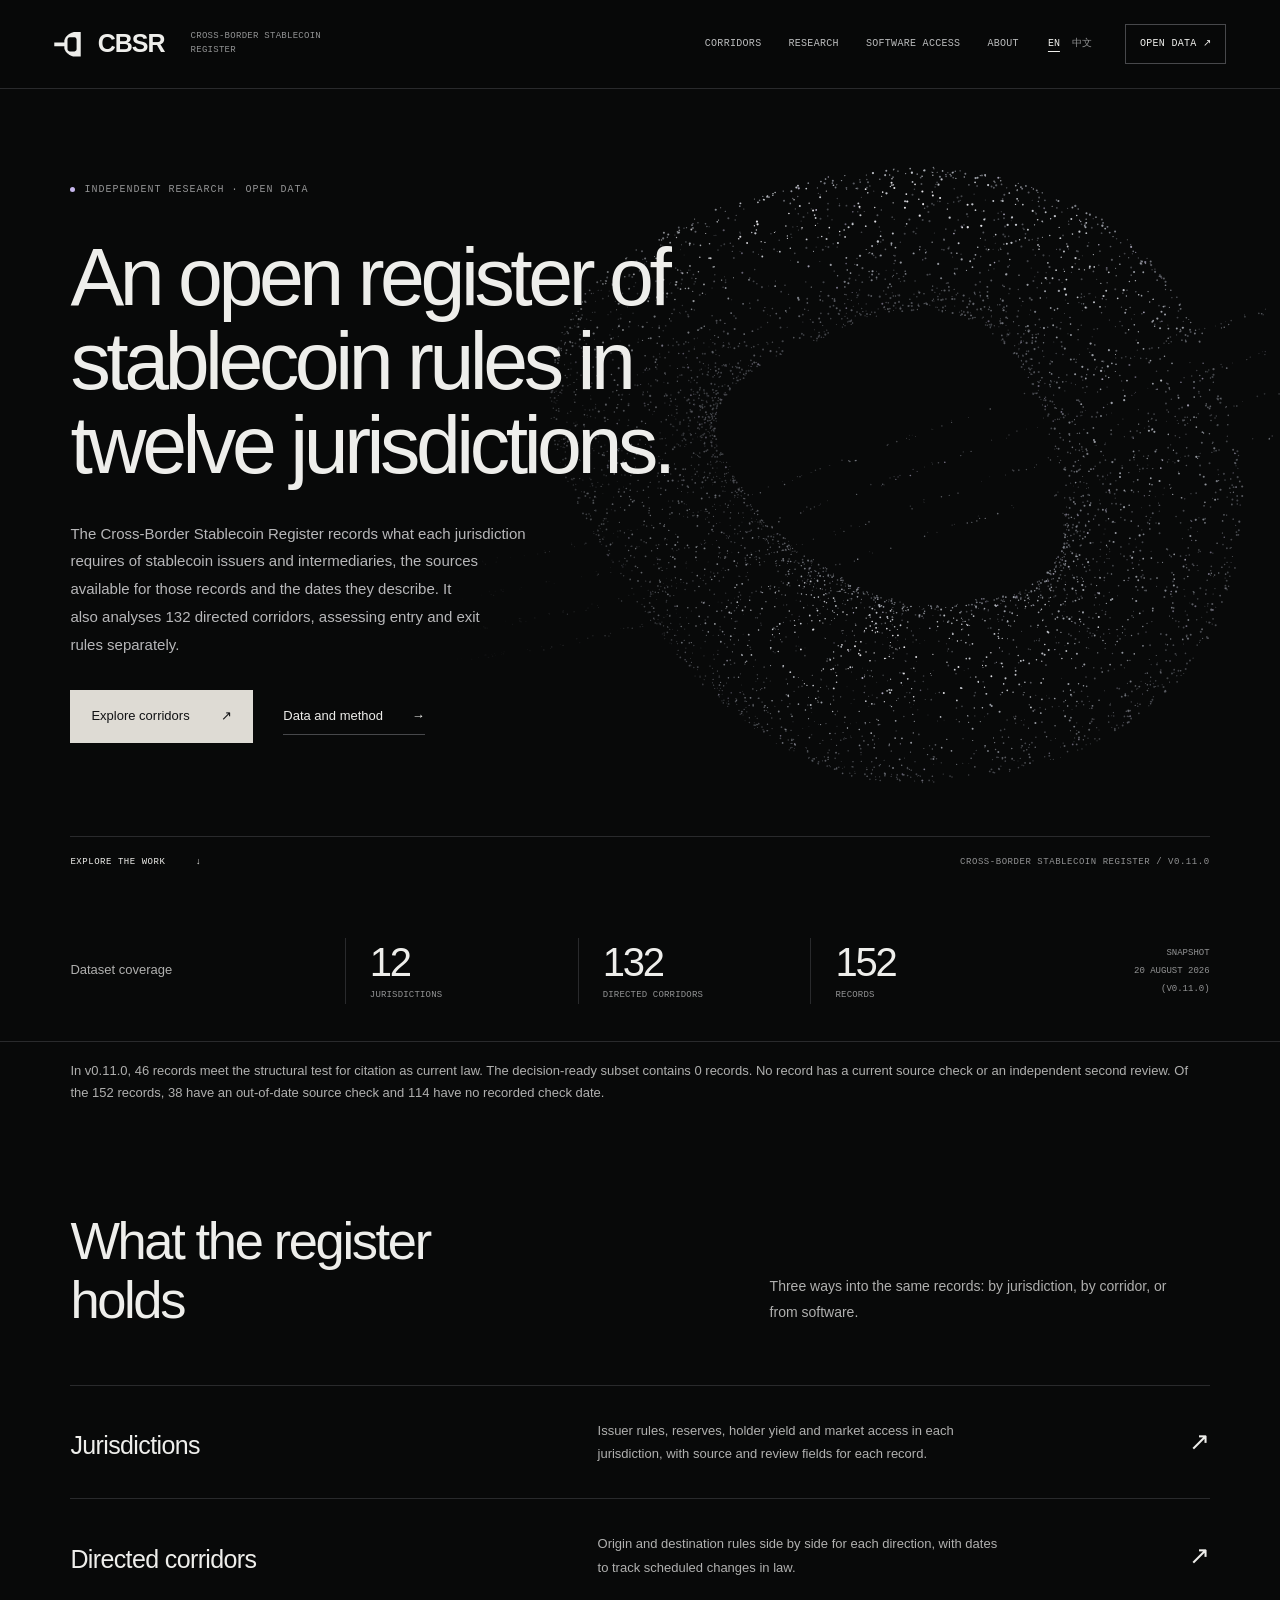
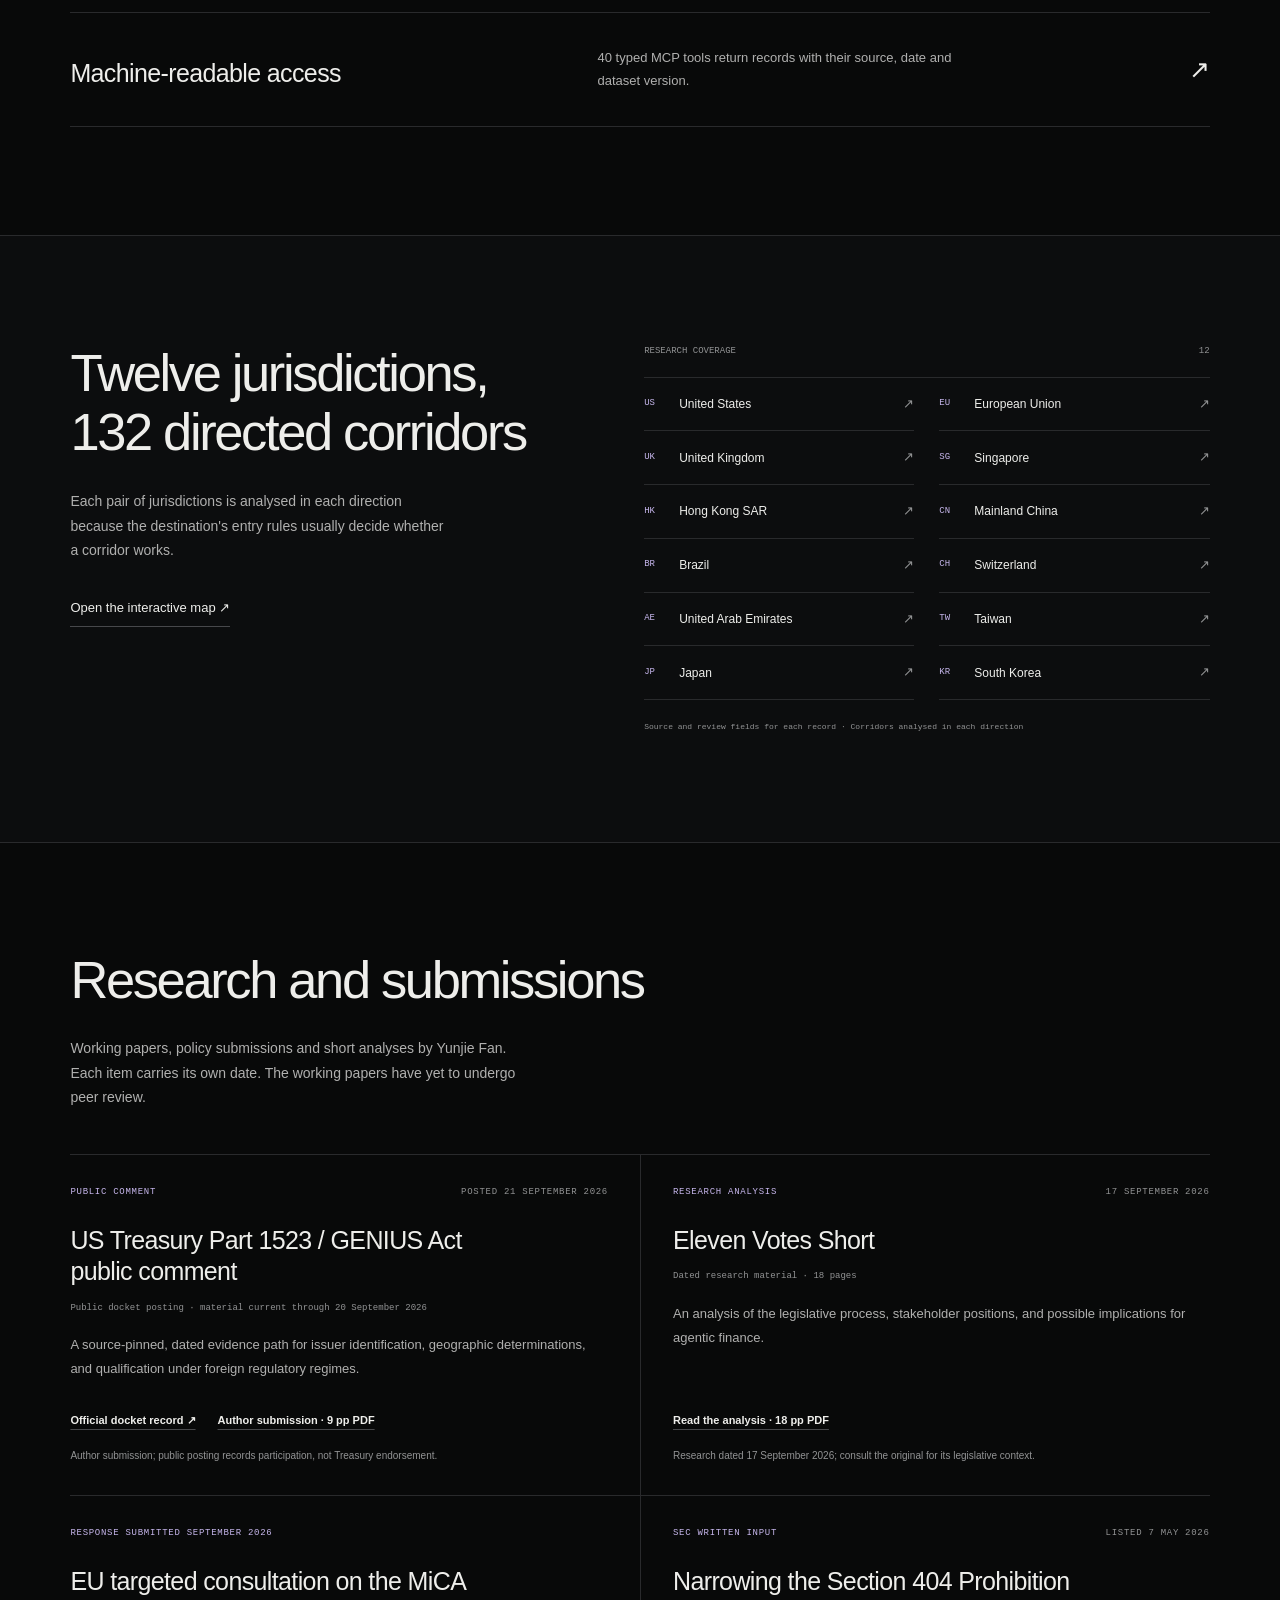
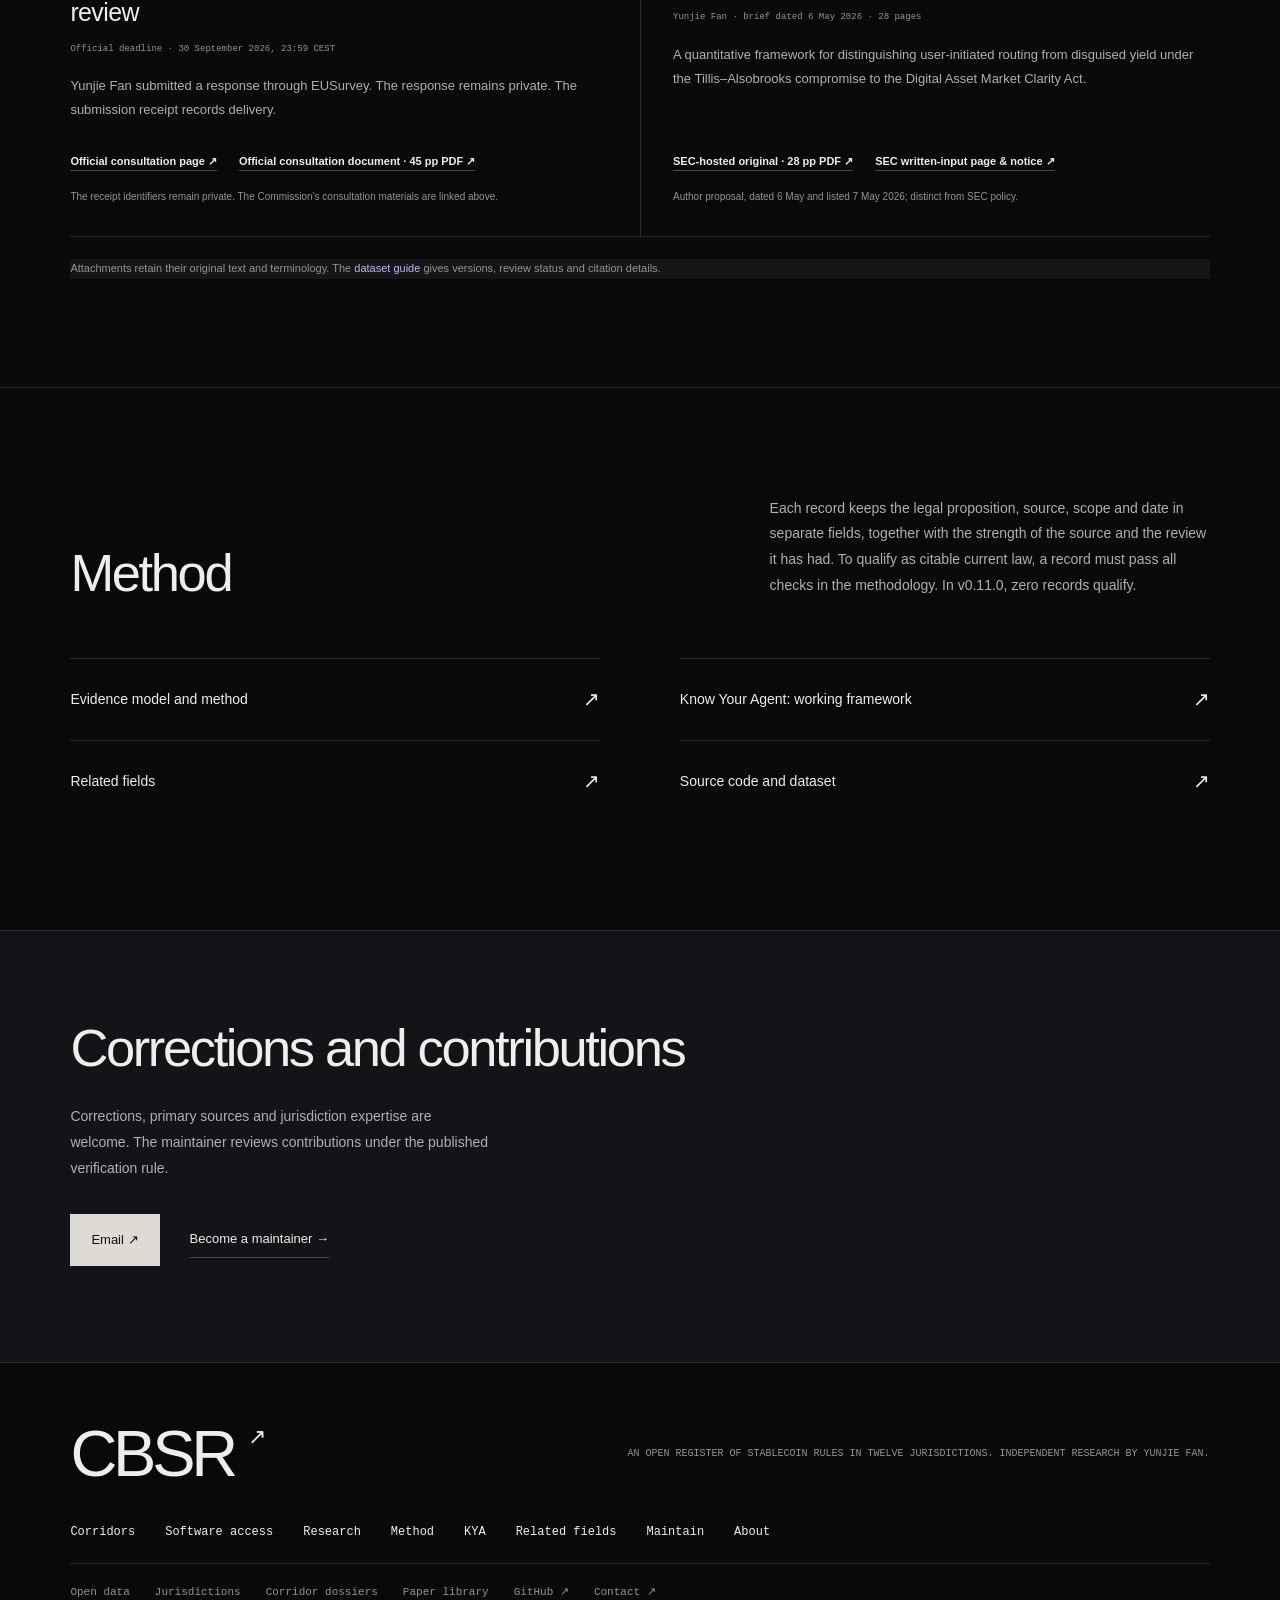
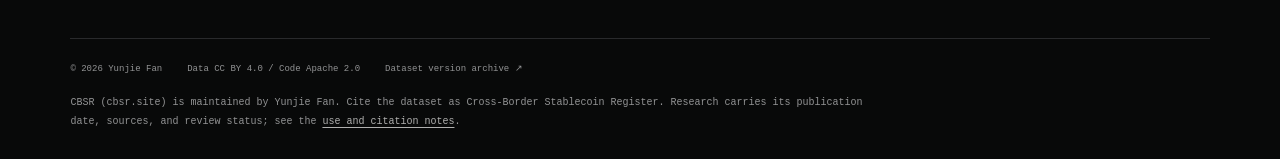
<file: index.html>
<!DOCTYPE html>
<html lang="en"
      data-title-en="CBSR: an open register of stablecoin rules in twelve jurisdictions"
      data-title-zh="CBSR：十二个法域稳定币规则的开放登记册">
<head>
<meta charset="utf-8">
<meta name="viewport" content="width=device-width, initial-scale=1">
<meta name="color-scheme" content="dark">
<meta name="referrer" content="strict-origin-when-cross-origin">
<meta http-equiv="Content-Security-Policy" content="default-src 'self'; script-src 'self'; style-src 'self' 'unsafe-inline' https://fonts.googleapis.com; font-src https://fonts.gstatic.com; img-src 'self' data: https://www.bestpractices.dev; connect-src 'self' https://yunjiefanresearch-hub.github.io; form-action https://formsubmit.co; frame-ancestors 'none'; base-uri 'none'">
<title>CBSR: an open register of stablecoin rules in twelve jurisdictions</title>
<meta name="description" content="The Cross-Border Stablecoin Register records how twelve jurisdictions regulate stablecoins, with separate fields for the source, date and review status of each record. Open data (CC BY 4.0) and code (Apache-2.0), maintained by Yunjie Fan as independent research." data-zh-content="跨境稳定币登记册记录十二个法域如何监管稳定币，每条记录的来源、所述日期和审核状态分字段记录。数据以 CC BY 4.0、代码以 Apache-2.0 开放，由 范韵婕 作为独立研究维护。">
<meta name="author" content="Yunjie Fan">
<meta name="theme-color" content="#080909">
<link rel="icon" href="favicon.svg" type="image/svg+xml">

<meta property="og:type" content="website">
<meta property="og:site_name" content="CBSR">
<meta property="og:title" content="CBSR: an open register of stablecoin rules in twelve jurisdictions" data-zh-content="CBSR：十二个法域稳定币规则的开放登记册">
<meta property="og:description" content="The Cross-Border Stablecoin Register records how twelve jurisdictions regulate stablecoins, with separate fields for the source, date and review status of each record. Open data (CC BY 4.0) and code (Apache-2.0), maintained by Yunjie Fan as independent research." data-zh-content="跨境稳定币登记册记录十二个法域如何监管稳定币，每条记录的来源、所述日期和审核状态分字段记录。数据以 CC BY 4.0、代码以 Apache-2.0 开放，由 范韵婕 作为独立研究维护。">
<meta property="og:url" content="__SITE_URL__">
<meta property="og:image" content="__SITE_URL__og-card.png">
<meta property="og:image:type" content="image/png">
<meta property="og:image:width" content="1200">
<meta property="og:image:height" content="630">
<meta property="og:image:alt" content="CBSR: an open register of stablecoin rules in twelve jurisdictions" data-zh-content="CBSR：十二个法域稳定币规则的开放登记册">
<meta property="og:logo" content="__SITE_URL__favicon.svg">
<meta property="og:locale" content="en">
<meta property="og:locale:alternate" content="zh_CN">
<link rel="canonical" href="__SITE_URL__">
<link rel="alternate" hreflang="en" href="__SITE_URL__">
<link rel="alternate" hreflang="zh-Hans" href="__SITE_URL__">
<link rel="alternate" hreflang="x-default" href="__SITE_URL__">
<meta name="twitter:card" content="summary_large_image">
<meta name="twitter:title" content="CBSR: an open register of stablecoin rules in twelve jurisdictions" data-zh-content="CBSR：十二个法域稳定币规则的开放登记册">
<meta name="twitter:description" content="The Cross-Border Stablecoin Register records how twelve jurisdictions regulate stablecoins, with separate fields for the source, date and review status of each record. Open data (CC BY 4.0) and code (Apache-2.0), maintained by Yunjie Fan as independent research." data-zh-content="跨境稳定币登记册记录十二个法域如何监管稳定币，每条记录的来源、所述日期和审核状态分字段记录。数据以 CC BY 4.0、代码以 Apache-2.0 开放，由 范韵婕 作为独立研究维护。">
<meta name="twitter:image" content="__SITE_URL__og-card.png">

<link rel="stylesheet" href="assets/cbsr.css">
<link rel="stylesheet" href="assets/cbsr-brand.css">
<script src="assets/cbsr-live.js" defer></script>
<script src="assets/cbsr-field.js" defer></script>
</head>
<body class="brand-home">
<a class="skip" href="#main" data-zh="跳至正文">Skip to content</a>
<header class="top">
  <div class="wrap">
    <div class="brand"><a href="index.html" aria-label="CBSR home"><span class="brand-mark" aria-hidden="true"><svg viewBox="0 0 100 93.88"><path fill="currentColor" fill-rule="evenodd" d="M75.51 1.02 L69.39 1.53 L69.39 2.55 L64.29 3.06 L64.29 4.08 L61.22 5.1 L58.16 7.14 L55.61 8.16 L52.55 11.22 L50 12.24 L46.94 16.33 L45.92 16.33 L43.88 20.41 L42.86 20.41 L40.82 25.51 L39.8 25.51 L39.29 30.61 L38.27 30.61 L38.27 39.29 L1.02 39.29 L1.02 53.06 L38.27 53.06 L38.27 62.24 L39.29 62.24 L39.8 67.35 L40.82 67.35 L42.86 72.45 L43.88 72.45 L45.92 76.53 L46.94 76.53 L50 80.61 L52.55 81.63 L55.61 84.69 L58.16 85.71 L61.22 87.76 L64.29 88.78 L64.29 89.8 L69.39 90.31 L69.39 91.33 L75.51 91.84 L98.98 91.84 L98.98 1.02 Z M75.51 20.41 L79.59 21.43 L82.65 24.49 L83.67 28.57 L83.67 64.29 L82.65 68.37 L79.59 71.43 L75.51 72.45 L58.16 72.45 L54.08 71.43 L51.02 68.37 L50 64.29 L50 28.57 L51.02 24.49 L54.08 21.43 L58.16 20.41 Z"/></svg></span><b>CBSR</b></a><span data-zh="跨境稳定币登记册">Cross-Border Stablecoin Register</span></div>
    <nav class="nav" aria-label="Main navigation" data-zh-aria-label="主导航">
      <a href="corridors.html" data-zh="通道研究">Corridors</a>
      <a href="research.html" data-zh="研究与政策">Research</a>
      <a href="agents.html" data-zh="软件查询">Software access</a>
      <a href="about.html" data-zh="关于">About</a>
      <span class="langtog" id="langtog" role="group" aria-label="Language"><button type="button" data-lang="en">EN</button><button type="button" data-lang="zh">中文</button></span>
      <a class="openreg" href="data/" data-zh="开放数据 ↗">Open data ↗</a>
    </nav>
  </div>
</header>
<main id="main">
  <section class="brand-hero" id="top" aria-labelledby="hero-title">
    <div class="brand-field"><canvas id="cbsr-field" aria-hidden="true"></canvas></div>
    <div class="wrap hero-layout">
      <div class="hero-copy">
        <p class="eyebrow"><span class="signal-dot" aria-hidden="true"></span><span data-zh="独立研究 · 开放数据">Independent research · Open data</span></p>
        <h1 id="hero-title" data-zh="十二个法域稳定币规则的开放登记册。">An open register of stablecoin rules in twelve jurisdictions.</h1>
        <p class="hero-description" data-zh="跨境稳定币登记册记录各法域对稳定币发行人和中介机构的要求、可查的记录来源及其所述日期。它还分析 132 条有向通道，分别评估准入和退出规则。">The Cross-Border Stablecoin Register records what each jurisdiction requires of stablecoin issuers and intermediaries, the sources available for those records and the dates they describe. It also analyses 132 directed corridors, assessing entry and exit rules separately.</p>
        <div class="hero-actions"><a class="btn pri" href="corridors.html" data-zh="探索通道 <span aria-hidden=&quot;true&quot;>↗</span>">Explore corridors <span aria-hidden="true">↗</span></a><a class="text-link" href="method.html" data-zh="数据与方法 &lt;span aria-hidden=&quot;true&quot;&gt;→&lt;/span&gt;">Data and method <span aria-hidden="true">→</span></a></div>
      </div>
      <div class="hero-bottom"><a href="#platform" class="scroll-cue" data-zh="向下探索 <span aria-hidden=&quot;true&quot;>↓</span>">Explore the work <span aria-hidden="true">↓</span></a><span class="hero-edition" data-zh="Cross-Border Stablecoin Register · <span data-live=&quot;version&quot; data-live-prefix=&quot;v&quot;>v0.11.0</span>">Cross-Border Stablecoin Register / <span data-live="version" data-live-prefix="v">v0.11.0</span></span></div>
    </div>
  </section>

  <div class="wrap coverage-band" aria-label="Published dataset coverage" data-zh-aria-label="已发布数据集覆盖范围">
    <p class="coverage-label" data-zh="数据集覆盖范围">Dataset coverage</p>
    <div class="coverage-stat"><b data-live="jurisdictions">12</b><span data-zh="个法域">Jurisdictions</span></div>
    <div class="coverage-stat"><b data-live="directed_corridors">132</b><span data-zh="条有向通道">Directed corridors</span></div>
    <div class="coverage-stat"><b data-live="records">152</b><span data-zh="条记录">Records</span></div>
    <p class="coverage-date" data-zh="数据快照&lt;br&gt;&lt;time datetime=&quot;2026-08-20&quot;&gt;2026 年 8 月 20 日&lt;/time&gt;&lt;br&gt;（v0.11.0）">Snapshot<br><time datetime="2026-08-20">20 August 2026</time><br>(v0.11.0)</p>
  </div>

  <p class="wrap coverage-review" id="snapshot-review" data-zh="v0.11.0 中，46 条记录满足作为现行法引用的结构条件，可据以决策的记录为 0 条。没有记录通过时效有效的来源核查，也没有记录经过独立的第二次审核。38 条记录的来源核查已过期，114 条没有记录核查日期。">In v0.11.0, 46 records meet the structural test for citation as current law. The decision-ready subset contains 0 records. No record has a current source check or an independent second review. Of the 152 records, 38 have an out-of-date source check and 114 have no recorded check date.</p>

  <section class="wrap brand-section" id="platform" aria-labelledby="platform-title">
    <div class="section-heading"><h2 id="platform-title" data-zh="登记册里有什么">What the register holds</h2><p data-zh="同一批记录，三种进入方式：按法域、按通道，或通过软件查询。">Three ways into the same records: by jurisdiction, by corridor, or from software.</p></div>
    <div class="platform-rows">
      <a class="platform-row" href="jurisdictions/"><h3 data-zh="法域">Jurisdictions</h3><p data-zh="各法域关于发行人、储备、持有人收益和市场准入的规则，每条记录包含来源和审核字段。">Issuer rules, reserves, holder yield and market access in each jurisdiction, with source and review fields for each record.</p><span class="row-arrow" aria-hidden="true">↗</span></a>
      <a class="platform-row" href="corridors.html"><h3 data-zh="有向通道">Directed corridors</h3><p data-zh="按方向对照来源地和目的地规则，并标注日期，以便跟踪已排期的法律变化。">Origin and destination rules side by side for each direction, with dates to track scheduled changes in law.</p><span class="row-arrow" aria-hidden="true">↗</span></a>
      <a class="platform-row" href="agents.html"><h3 data-zh="机器可读访问">Machine-readable access</h3><p data-zh="40 个带类型的 MCP 工具，返回记录时附带来源、日期和数据集版本。">40 typed MCP tools return records with their source, date and dataset version.</p><span class="row-arrow" aria-hidden="true">↗</span></a>
    </div>
  </section>

  <section class="brand-section network-section" id="coverage" aria-labelledby="coverage-title"><div class="wrap network-layout">
    <div class="network-copy"><h2 id="coverage-title" data-zh="十二个法域，132 条有向通道">Twelve jurisdictions, 132 directed corridors</h2><p data-zh="每对法域都按两个方向分别分析，因为能否进入通常由目的地的准入规则决定。">Each pair of jurisdictions is analysed in each direction because the destination's entry rules usually decide whether a corridor works.</p><a class="text-link" href="corridors.html" data-zh="打开交互通道图 ↗">Open the interactive map ↗</a></div>
    <div class="jurisdiction-panel"><div class="panel-heading"><span data-zh="研究覆盖">Research coverage</span><span>12</span></div><div class="jurisdiction-list">
      <a href="jurisdictions/united-states/"><span>US</span><b data-zh="美国">United States</b><i>↗</i></a><a href="jurisdictions/european-union/"><span>EU</span><b data-zh="欧盟">European Union</b><i>↗</i></a><a href="jurisdictions/united-kingdom/"><span>UK</span><b data-zh="英国">United Kingdom</b><i>↗</i></a><a href="jurisdictions/singapore/"><span>SG</span><b data-zh="新加坡">Singapore</b><i>↗</i></a><a href="jurisdictions/hong-kong/"><span>HK</span><b data-zh="香港特别行政区">Hong Kong SAR</b><i>↗</i></a><a href="jurisdictions/mainland-china/"><span>CN</span><b data-zh="中国内地">Mainland China</b><i>↗</i></a><a href="jurisdictions/brazil/"><span>BR</span><b data-zh="巴西">Brazil</b><i>↗</i></a><a href="jurisdictions/switzerland/"><span>CH</span><b data-zh="瑞士">Switzerland</b><i>↗</i></a><a href="jurisdictions/united-arab-emirates/"><span>AE</span><b data-zh="阿联酋">United Arab Emirates</b><i>↗</i></a><a href="jurisdictions/taiwan/"><span>TW</span><b data-zh="台湾">Taiwan</b><i>↗</i></a><a href="jurisdictions/japan/"><span>JP</span><b data-zh="日本">Japan</b><i>↗</i></a><a href="jurisdictions/south-korea/"><span>KR</span><b data-zh="韩国">South Korea</b><i>↗</i></a>
    </div><p class="panel-note" data-zh="逐条提供来源和审核字段 · 按方向分析通道">Source and review fields for each record · Corridors analysed in each direction</p></div>
  </div></section>

  <section class="wrap policy-participation brand-section" id="policy-participation" aria-labelledby="policy-participation-title">
    <h2 id="policy-participation-title" data-zh="研究与政策提交">Research and submissions</h2>
    <p class="policy-intro" data-zh="范韵婕 的工作论文、政策提交和短篇分析。每一项都注明日期，工作论文均尚未经过同行评审。">Working papers, policy submissions and short analyses by Yunjie Fan. Each item carries its own date. The working papers have yet to undergo peer review.</p>

    <div class="policy-grid" data-policy-grid>
      <article class="policy-card" data-policy-card="treasury-part-1523">
        <div class="policy-head">
          <span class="policy-kind" data-zh="公开评论">public comment</span>
          <time datetime="2026-09-21" data-zh="2026 年 9 月 21 日发布">posted 21 September 2026</time>
        </div>
        <h3 data-policy-title data-zh="美国财政部 Part 1523 / GENIUS 法案公开评论">US Treasury Part 1523 / GENIUS Act public comment</h3>
        <p class="policy-status" data-zh="公开案卷已收录 · 正文资料截至 2026 年 9 月 20 日">Public docket posting &middot; material current through 20 September 2026</p>
        <p class="policy-summary" data-policy-summary data-zh="针对发行人识别、地域判断和外国监管资格，提出可核验、带日期并锚定来源的证据路径。">A source-pinned, dated evidence path for issuer identification, geographic determinations, and qualification under foreign regulatory regimes.</p>
        <div class="policy-links">
          <a href="https://www.regulations.gov/comment/TREAS-DO-2026-0496-0031" target="_blank" rel="noopener" data-zh="官方案卷记录 ↗">Official docket record ↗</a>
          <a href="papers/treasury-part1523-comment.pdf" target="_blank" rel="noopener" data-zh="作者提交原文 · 9 页 PDF">Author submission &middot; 9 pp PDF</a>
        </div>
        <p class="policy-boundary" data-policy-boundary data-zh="作者提交材料；公开收录记录政策参与，不代表美国财政部认可。">Author submission; public posting records participation, not Treasury endorsement.</p>
      </article>

      <article class="policy-card" data-policy-card="eleven-votes-short">
        <div class="policy-head">
          <span class="policy-kind" data-zh="研究分析">research analysis</span>
          <time datetime="2026-09-17" data-zh="2026 年 9 月 17 日">17 September 2026</time>
        </div>
        <h3 data-policy-title data-zh="Eleven Votes Short（尚差十一票）">Eleven Votes Short</h3>
        <p class="policy-status" data-zh="带日期的研究材料 · 18 页">Dated research material &middot; 18 pages</p>
        <p class="policy-summary" data-policy-summary data-zh="梳理立法进程、利益相关方立场及其对 AgenticFi（智能体金融）的潜在影响。">An analysis of the legislative process, stakeholder positions, and possible implications for agentic finance.</p>
        <div class="policy-links">
          <a href="papers/clarity-act-analysis-20260917.pdf" target="_blank" rel="noopener" data-zh="阅读分析 · 18 页 PDF">Read the analysis &middot; 18 pp PDF</a>
        </div>
        <p class="policy-boundary" data-policy-boundary data-zh="研究发表于 2026 年 9 月 17 日；立法背景与分析请见原文。">Research dated 17 September 2026; consult the original for its legislative context.</p>
      </article>

      <article class="policy-card" data-policy-card="mica-review">
        <div class="policy-head">
          <time datetime="2026-09" class="policy-kind" data-zh="2026 年 9 月提交回复">response submitted September 2026</time>
        </div>
        <h3 data-policy-title data-zh="欧盟 MiCA 审查定向咨询">EU targeted consultation on the MiCA review</h3>
        <p class="policy-status" data-zh="官方截止时间 · 2026 年 9 月 30 日 23:59（中欧夏令时）">Official deadline &middot; 30 September 2026, 23:59 CEST</p>
        <p class="policy-summary" data-policy-summary data-zh="范韵婕 通过 EUSurvey 提交了回复，回复未公开，提交回执记录送达情况。">Yunjie Fan submitted a response through EUSurvey. The response remains private. The submission receipt records delivery.</p>
        <div class="policy-links">
          <a href="https://finance.ec.europa.eu/regulation-and-supervision/consultations-0/targeted-consultation-review-mica-regulation_en" target="_blank" rel="noopener" data-zh="官方咨询页 ↗">Official consultation page ↗</a>
          <a href="https://finance.ec.europa.eu/document/download/62be7015-f066-4fac-b74e-71bacdbcc9f5_en?filename=2026-mica-review-targeted-consultation-document_en.pdf" target="_blank" rel="noopener" data-zh="官方咨询文件 · 45 页 PDF ↗">Official consultation document &middot; 45 pp PDF ↗</a>
        </div>
        <p class="policy-boundary" data-policy-boundary data-zh="答卷回执标识未公开。上方链接为欧盟委员会的征询资料。">The receipt identifiers remain private. The Commission’s consultation materials are linked above.</p>
      </article>

      <article class="policy-card" data-policy-card="sec-section-404">
        <div class="policy-head">
          <span class="policy-kind" data-zh="SEC 公开书面意见">SEC written input</span>
          <time datetime="2026-05-07" data-zh="2026 年 5 月 7 日收录">listed 7 May 2026</time>
        </div>
        <h3 data-policy-title data-zh="Narrowing the Section 404 Prohibition（厘清第 404 条禁止范围）">Narrowing the Section 404 Prohibition</h3>
        <p class="policy-status" data-zh="范韵婕 · 原文日期 2026 年 5 月 6 日 · 28 页">Yunjie Fan &middot; brief dated 6 May 2026 &middot; 28 pages</p>
        <p class="policy-summary" data-policy-summary data-zh="在《数字资产市场清晰法案》Tillis–Alsobrooks 妥协文本下，区分用户发起的路由与变相收益的量化框架。">A quantitative framework for distinguishing user-initiated routing from disguised yield under the Tillis–Alsobrooks compromise to the Digital Asset Market Clarity Act.</p>
        <div class="policy-links">
          <a href="https://www.sec.gov/files/ctf-written-input-fan-050726.pdf" target="_blank" rel="noopener" data-zh="SEC 官网原文 · 28 页 PDF ↗">SEC-hosted original &middot; 28 pp PDF ↗</a>
          <a href="https://www.sec.gov/featured-topics/crypto-task-force/crypto-task-force-written-input" target="_blank" rel="noopener" data-zh="SEC 公开意见栏与声明 ↗">SEC written-input page &amp; notice ↗</a>
        </div>
        <p class="policy-boundary" data-policy-boundary data-zh="作者政策建议；原文日期 2026 年 5 月 6 日，5 月 7 日收录，与 SEC 政策有别。">Author proposal, dated 6 May and listed 7 May 2026; distinct from SEC policy.</p>
      </article>
    </div>

    <p class="policy-terms" data-policy-terms data-zh="附件保留发布时的原文与术语。数据版本、复核状态与引用说明见<a href=&quot;data/&quot;>数据集指南</a>。">Attachments retain their original text and terminology. The <a href="data/">dataset guide</a> gives versions, review status and citation details.</p>
  </section>

  <section class="wrap brand-section method-section" id="method" aria-labelledby="method-title"><div class="section-heading"><h2 id="method-title" data-zh="方法">Method</h2><p data-zh="每条记录把法律命题、来源、适用范围和所述日期分字段记录，并标明来源强度和审核状态。作为可引用的现行法呈现的记录须通过方法规定的全部核查，v0.11.0 中符合条件的记录为 0 条。">Each record keeps the legal proposition, source, scope and date in separate fields, together with the strength of the source and the review it has had. To qualify as citable current law, a record must pass all checks in the methodology. In v0.11.0, zero records qualify.</p></div><div class="method-links"><a href="method.html"><span data-zh="证据模型与方法">Evidence model and method</span><span aria-hidden="true">↗</span></a><a href="kya.html"><span data-zh="Know Your Agent：工作框架">Know Your Agent: working framework</span><span aria-hidden="true">↗</span></a><a href="standards.html"><span data-zh="相关领域">Related fields</span><span aria-hidden="true">↗</span></a><a href="https://github.com/yunjiefanresearch-hub/cross-border-stablecoin-register"><span data-zh="源代码与数据集">Source code and dataset</span><span aria-hidden="true">↗</span></a></div></section>

  <section class="brand-contact" id="contact"><div class="wrap"><h2 data-zh="更正与贡献">Corrections and contributions</h2><p data-zh="欢迎指出错误、提供原始来源及法域专长。维护者按公开的核查规则审核来稿。">Corrections, primary sources and jurisdiction expertise are welcome. The maintainer reviews contributions under the published verification rule.</p><div class="hero-actions"><a class="btn pri" href="mailto:yunjiefan.research@gmail.com?subject=CBSR%20correction" data-zh="发邮件 ↗">Email ↗</a><a class="text-link" href="maintain.html" data-zh="参与维护 →">Become a maintainer →</a></div></div></section>
</main>
<footer><div class="wrap">
  <div class="footer-top"><a class="footer-wordmark" href="index.html">CBSR<span aria-hidden="true">↗</span></a><p data-zh="十二个法域稳定币规则的开放登记册。范韵婕 的独立研究。">An open register of stablecoin rules in twelve jurisdictions. Independent research by Yunjie Fan.</p></div>
  <nav class="footnav" aria-label="Explore CBSR" data-zh-aria-label="探索 CBSR"><a href="corridors.html" data-zh="通道研究">Corridors</a><a href="agents.html" data-zh="软件查询">Software access</a><a href="research.html" data-zh="研究与政策">Research</a><a href="method.html" data-zh="研究方法">Method</a><a href="kya.html">KYA</a><a href="standards.html" data-zh="相关领域">Related fields</a><a href="maintain.html" data-zh="参与维护">Maintain</a><a href="about.html" data-zh="关于 CBSR">About</a></nav>
  <nav class="evidence-nav" aria-label="Evidence directories" data-zh-aria-label="证据目录"><a href="data/" data-zh="开放数据">Open data</a><a href="jurisdictions/" data-zh="法域证据">Jurisdictions</a><a href="corridors/" data-zh="通道档案">Corridor dossiers</a><a href="research/" data-zh="论文资料">Paper library</a><a href="https://github.com/yunjiefanresearch-hub/cbsr.io">GitHub ↗</a><a href="mailto:yunjiefan.research@gmail.com" data-zh="联系">Contact ↗</a></nav>
  <div class="footer-meta"><span>© 2026 Yunjie Fan</span><span data-zh="数据 CC BY 4.0 / 代码 Apache 2.0">Data CC BY 4.0 / Code Apache 2.0</span><a href="https://doi.org/10.5281/zenodo.20730358" data-zh="数据集版本档案 ↗">Dataset version archive ↗</a></div>
  <p class="footer-note" data-zh="CBSR（cbsr.site）由 范韵婕 维护。Cross-Border Stablecoin Register 为数据集正式引用名。研究资料保留其发布日期、来源与复核状态；具体使用请参阅<a href=&quot;/about.html#reliance&quot;>使用说明</a>。">CBSR (cbsr.site) is maintained by Yunjie Fan. Cite the dataset as Cross-Border Stablecoin Register. Research carries its publication date, sources, and review status; see the <a href="about.html#reliance">use and citation notes</a>.</p>
</div></footer>
<script src="assets/cbsr.js"></script>
</body>
</html>
</file>
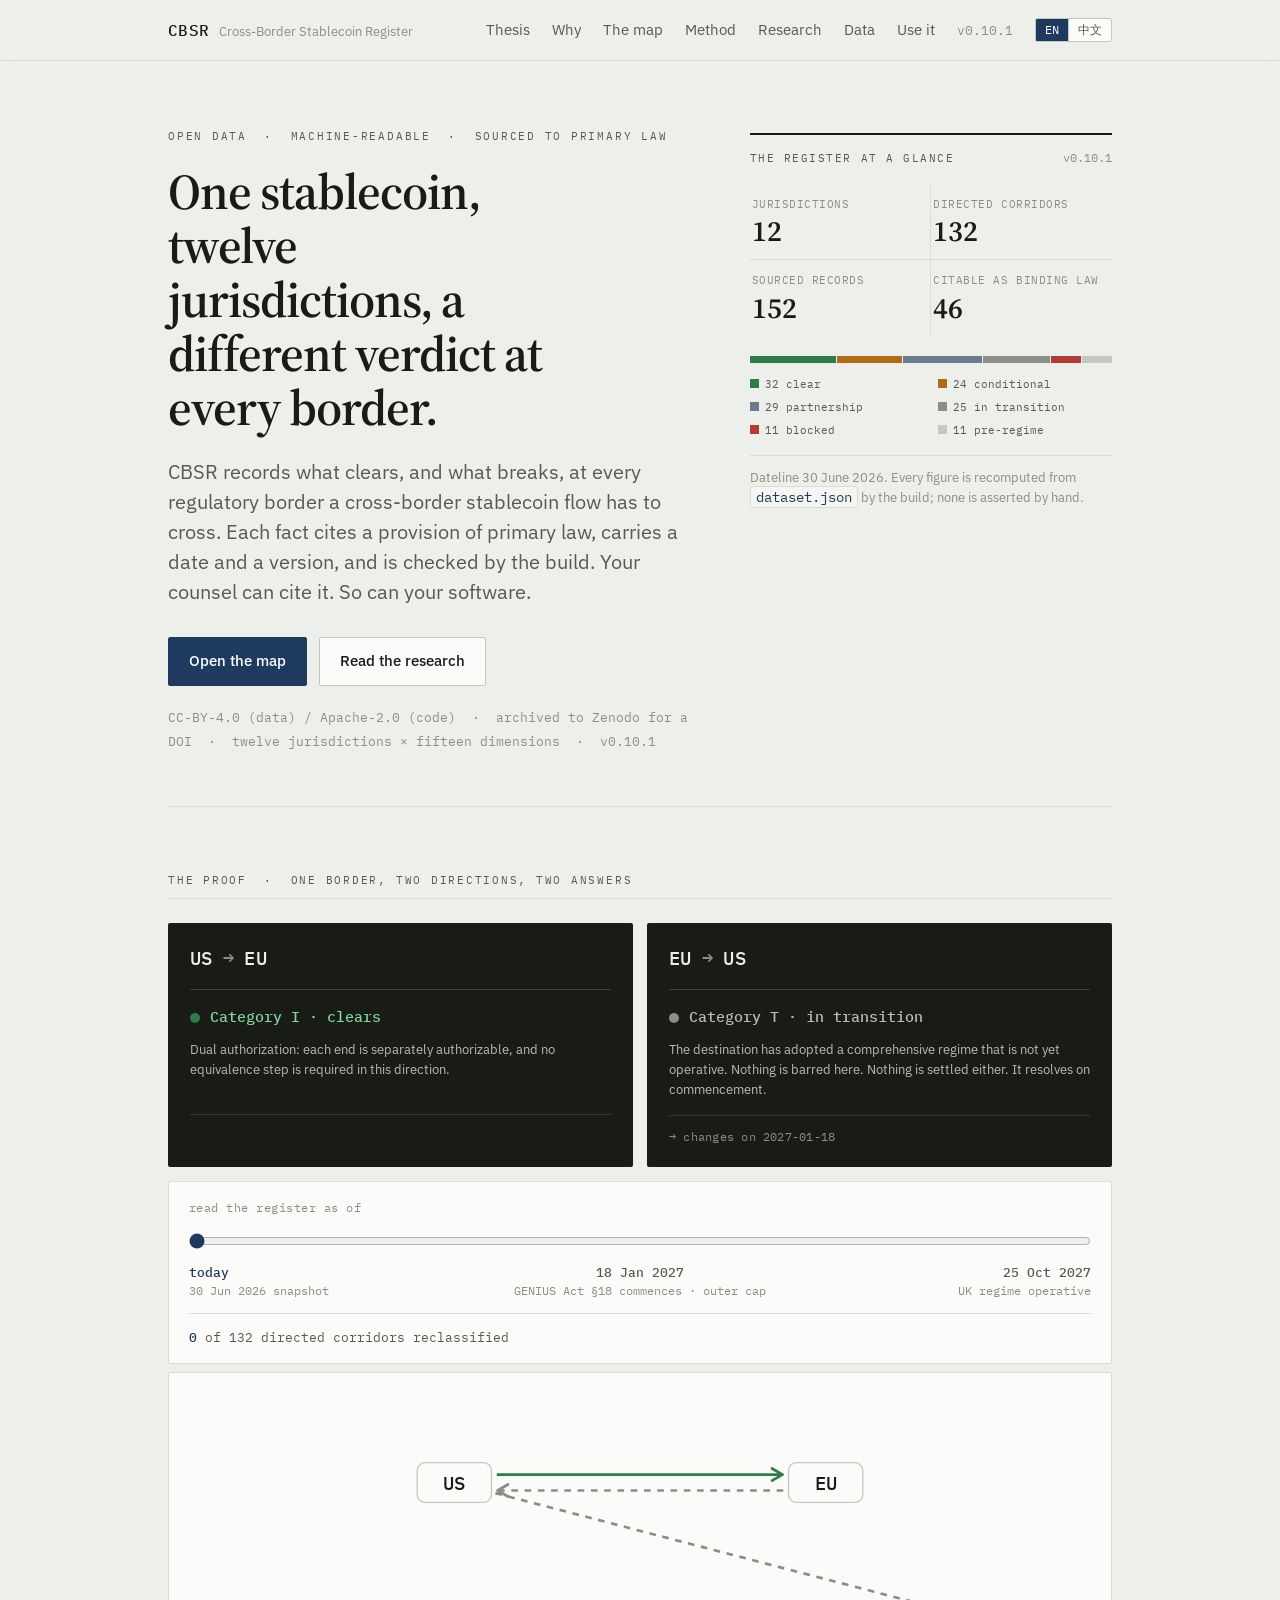
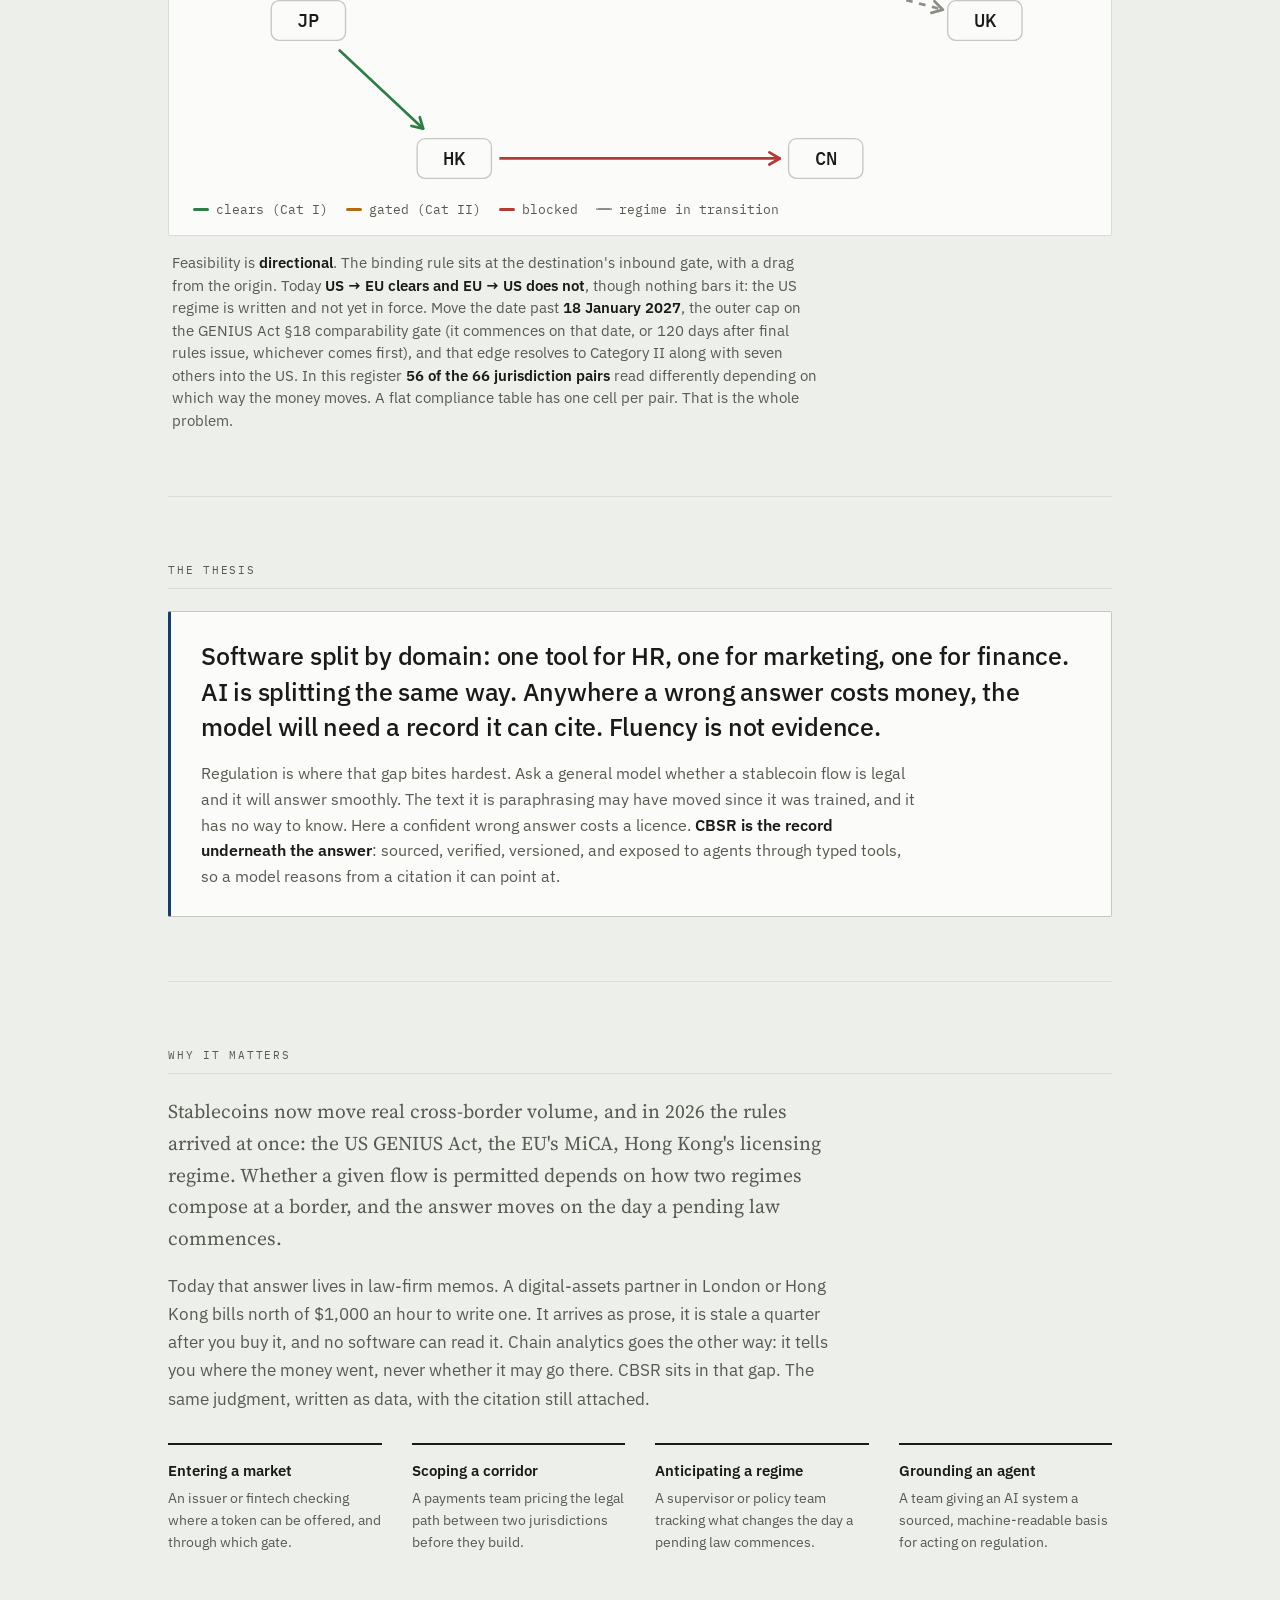
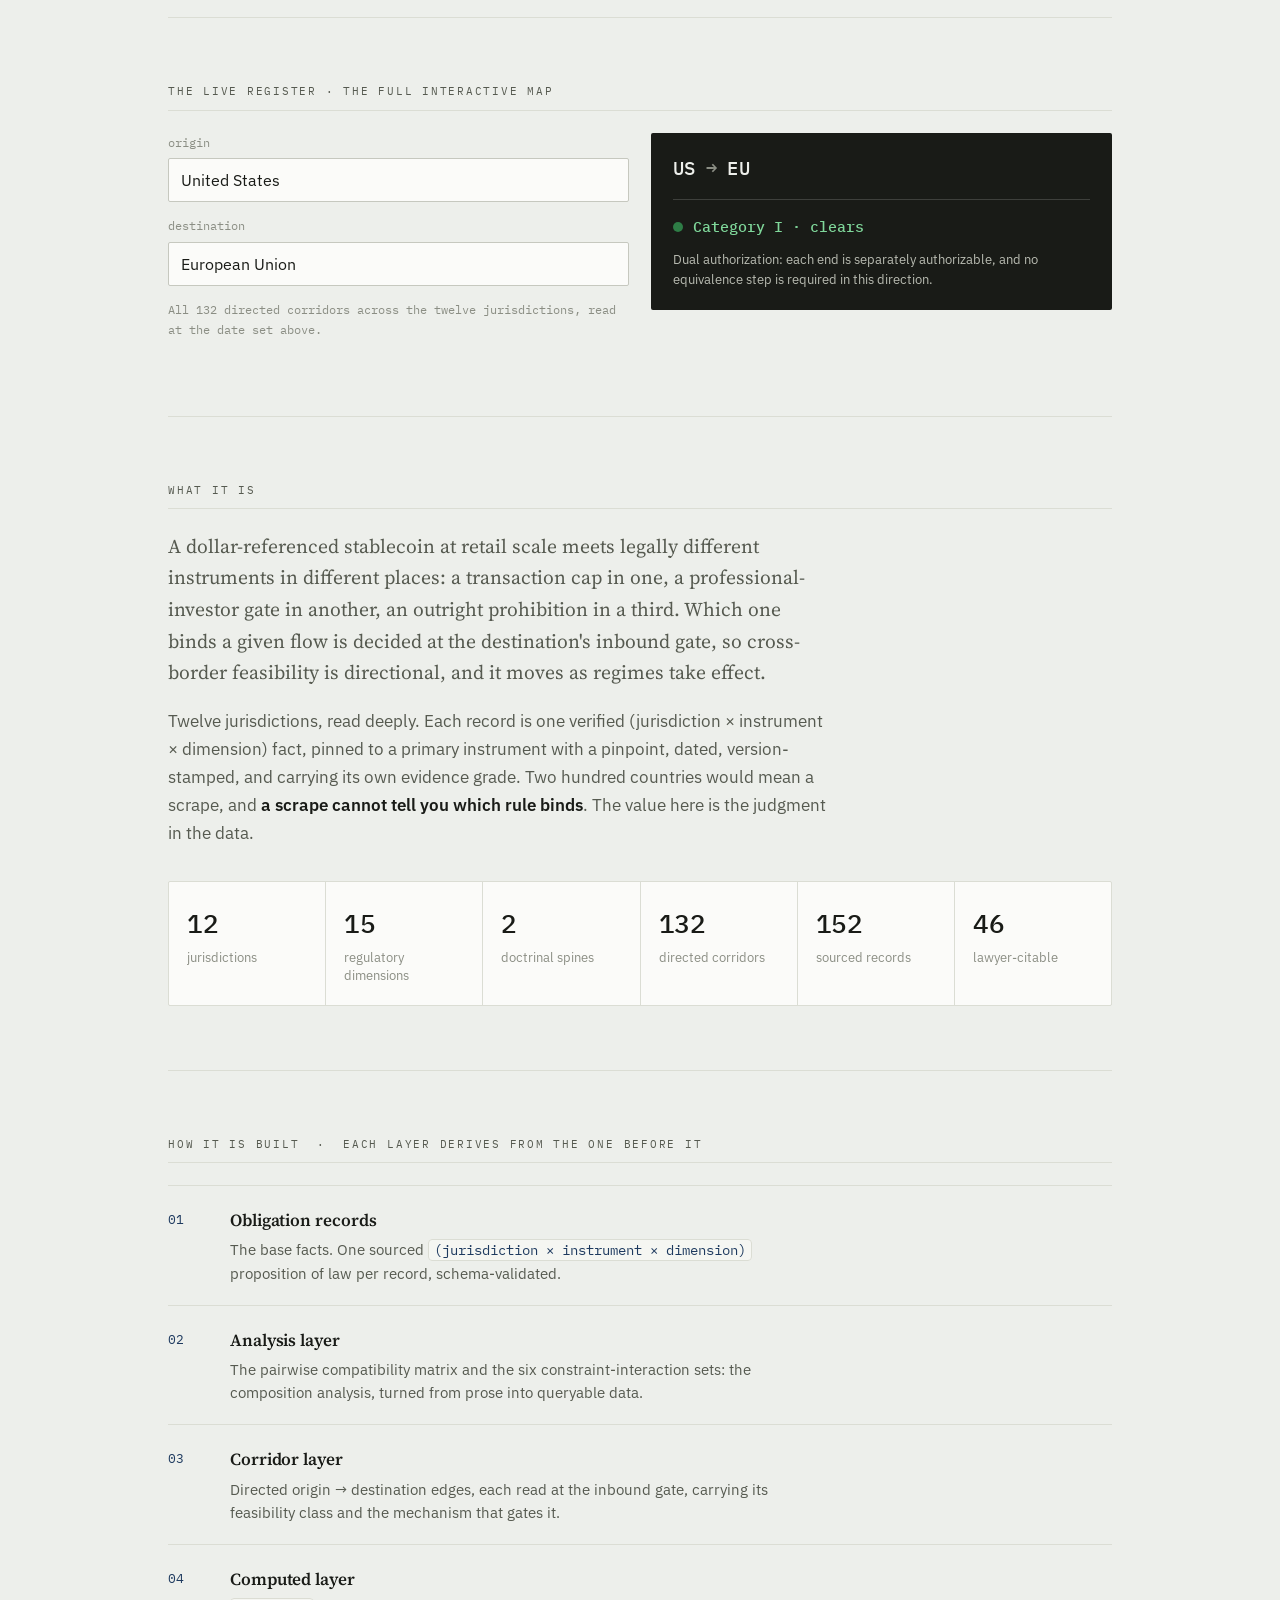
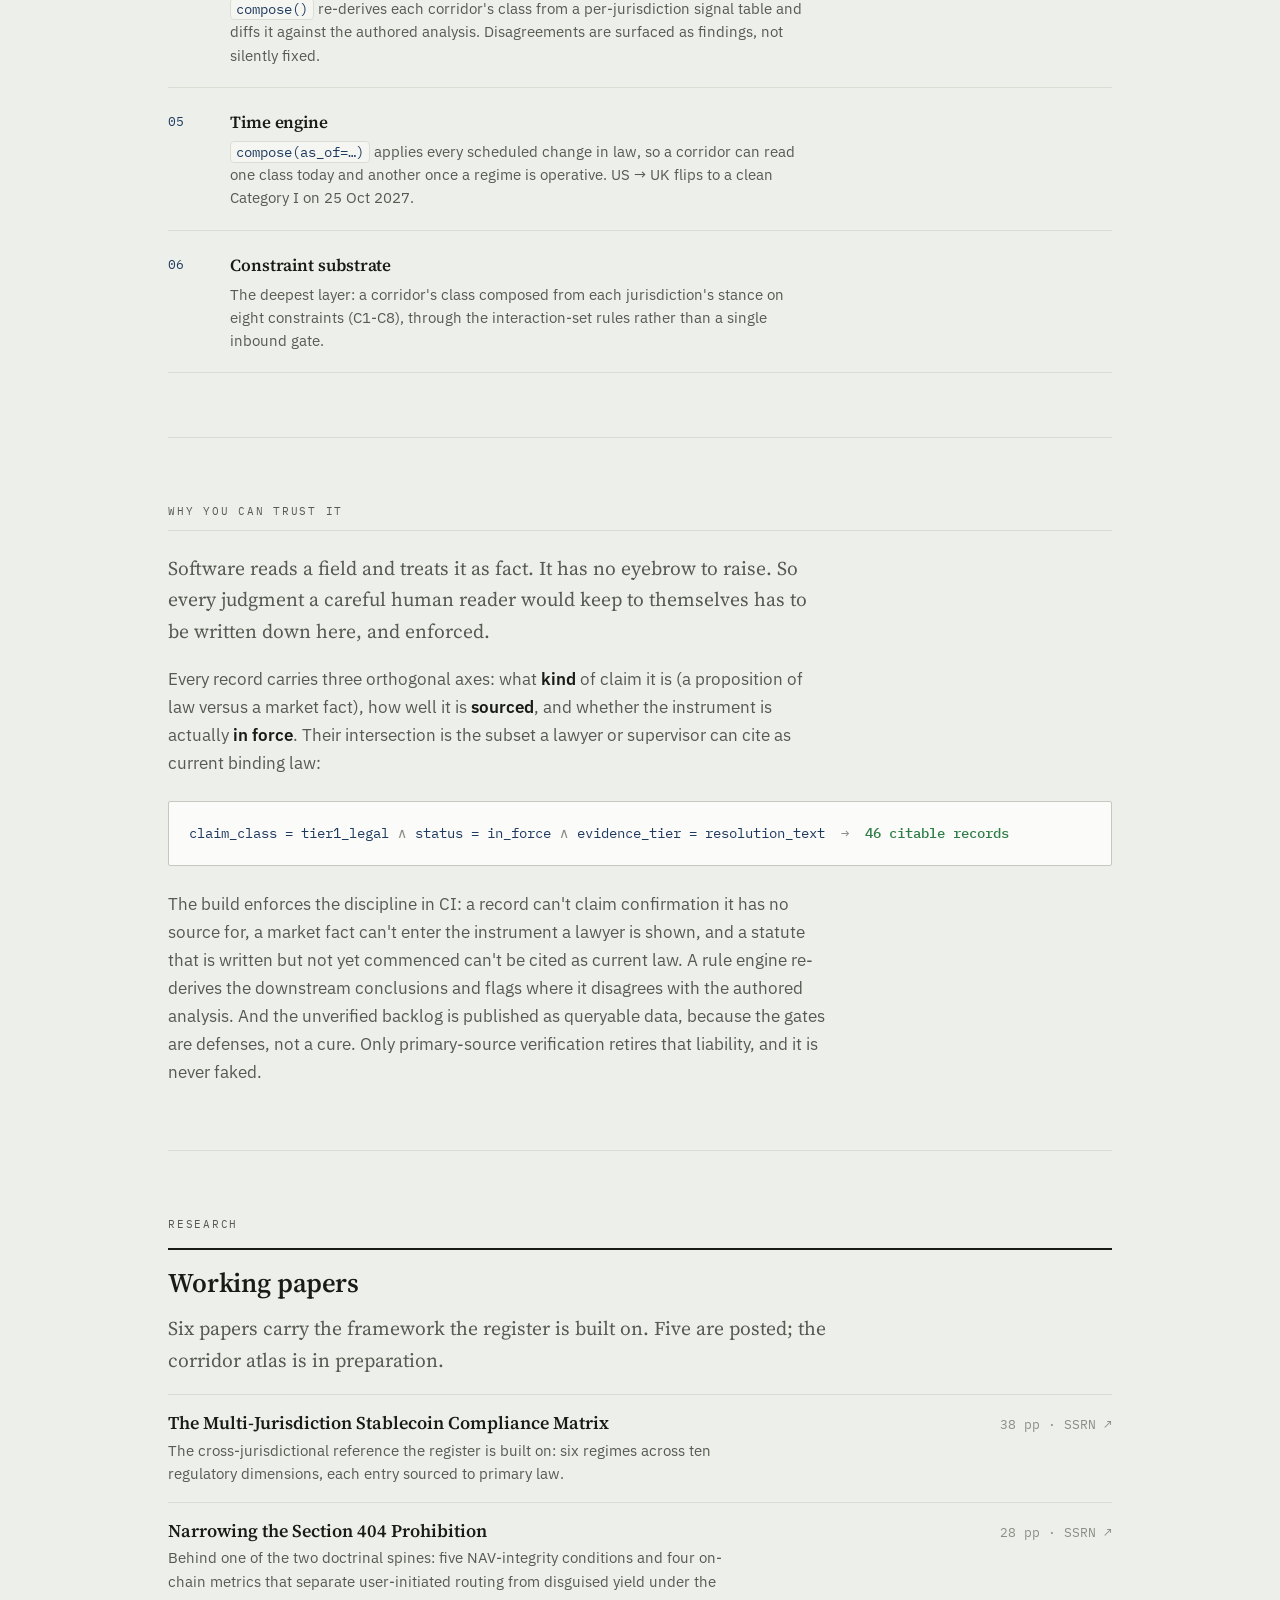
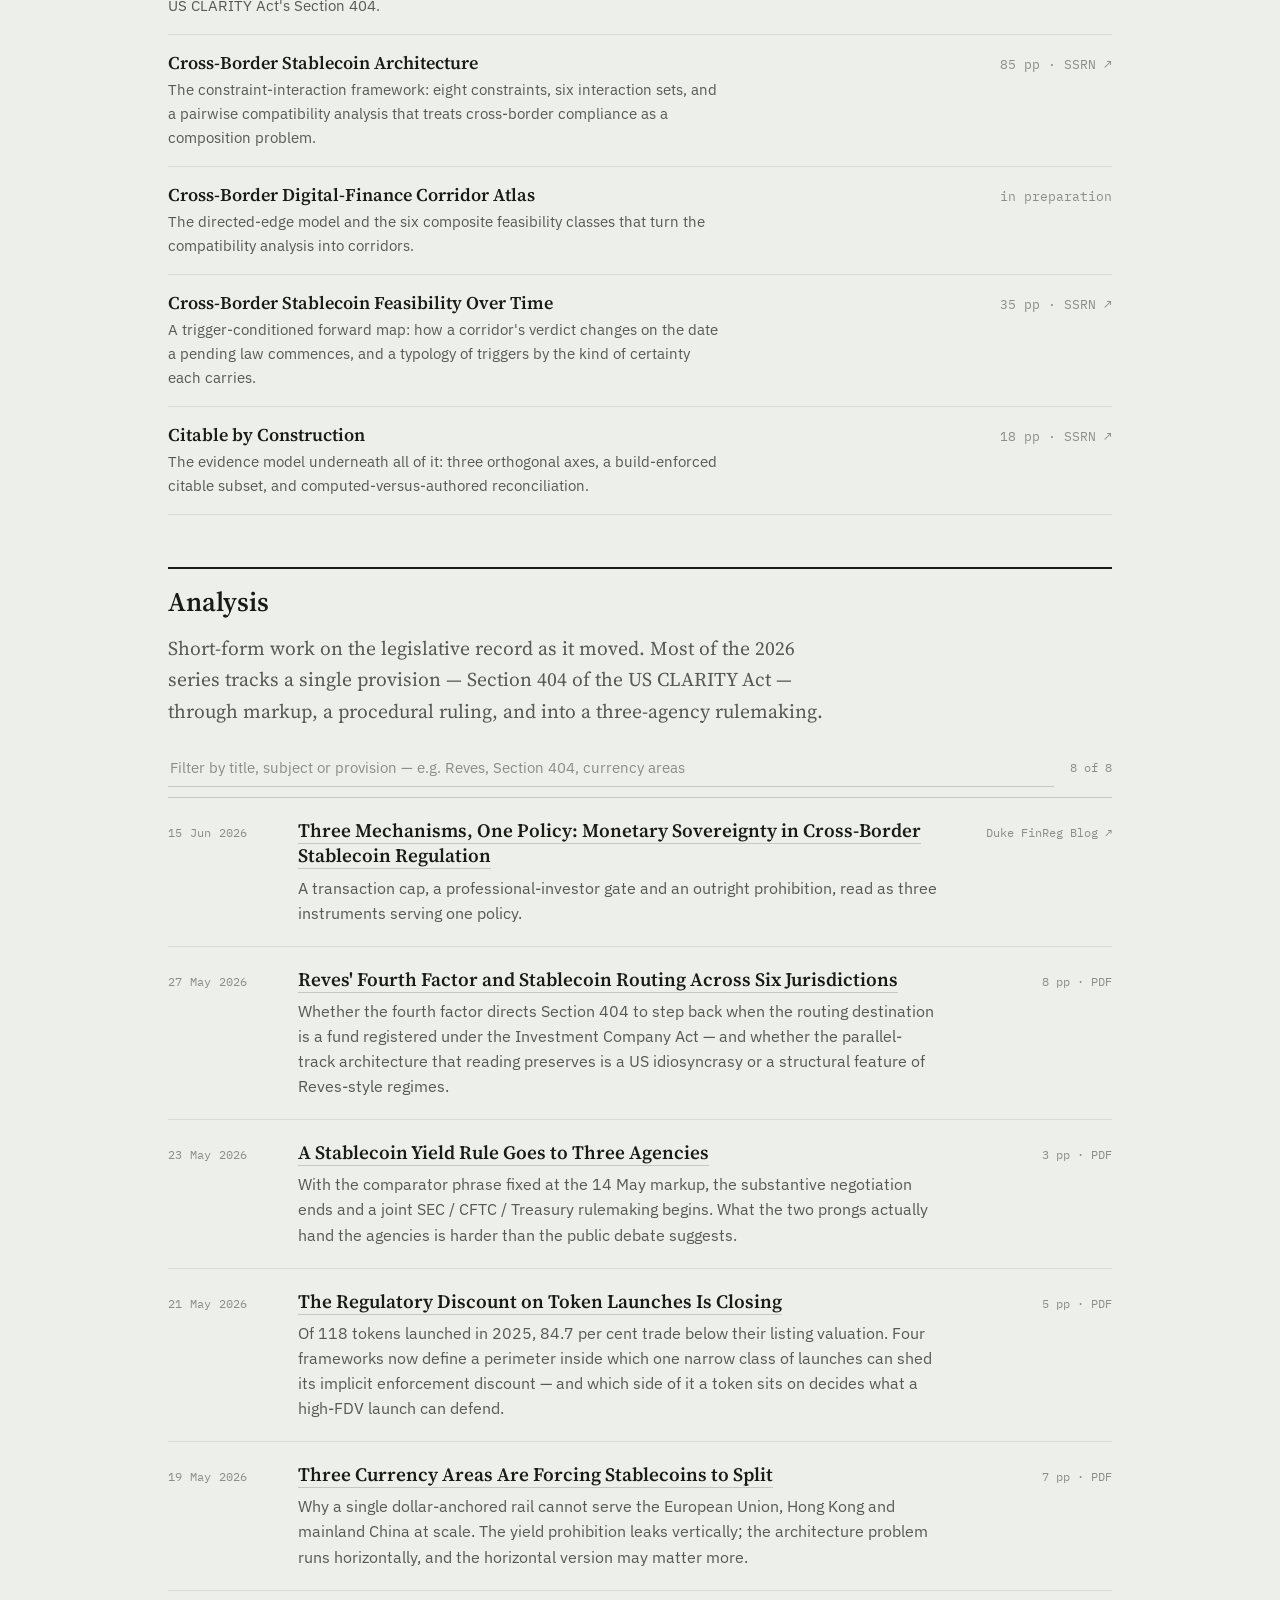
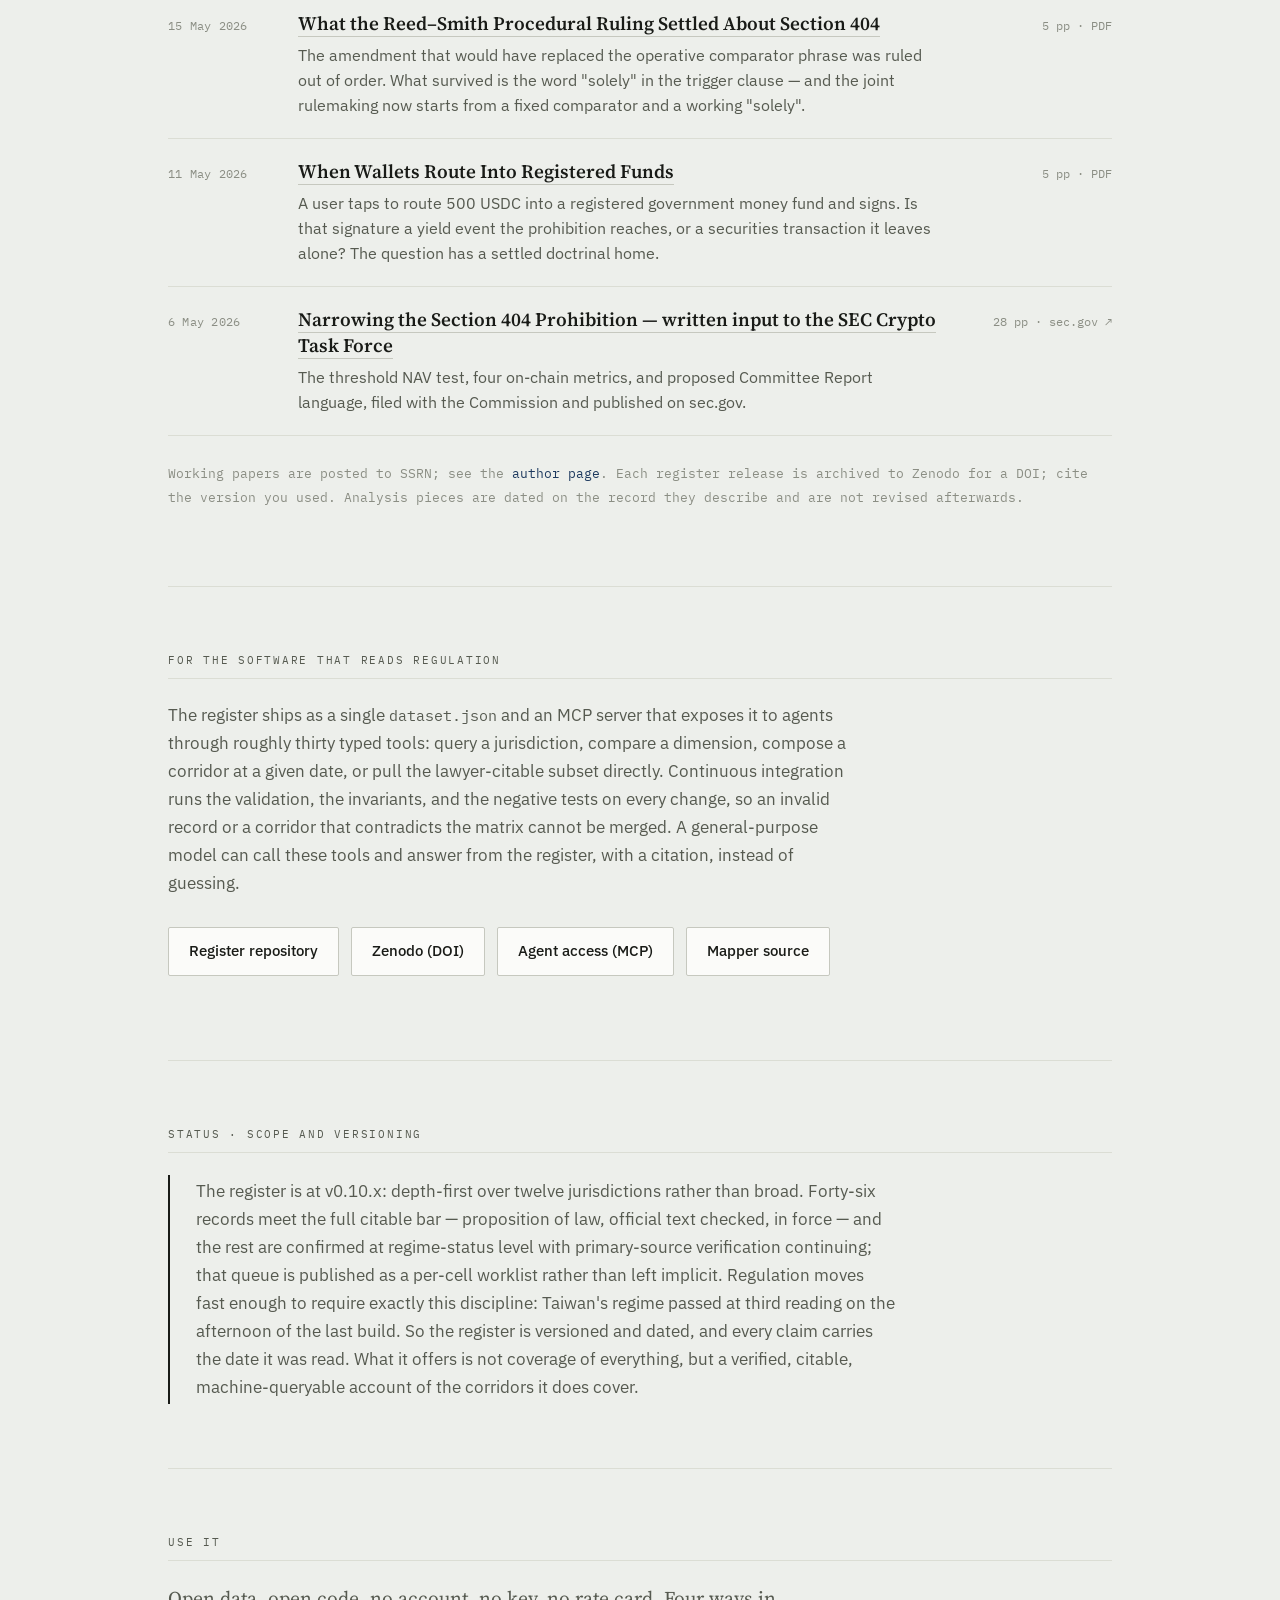
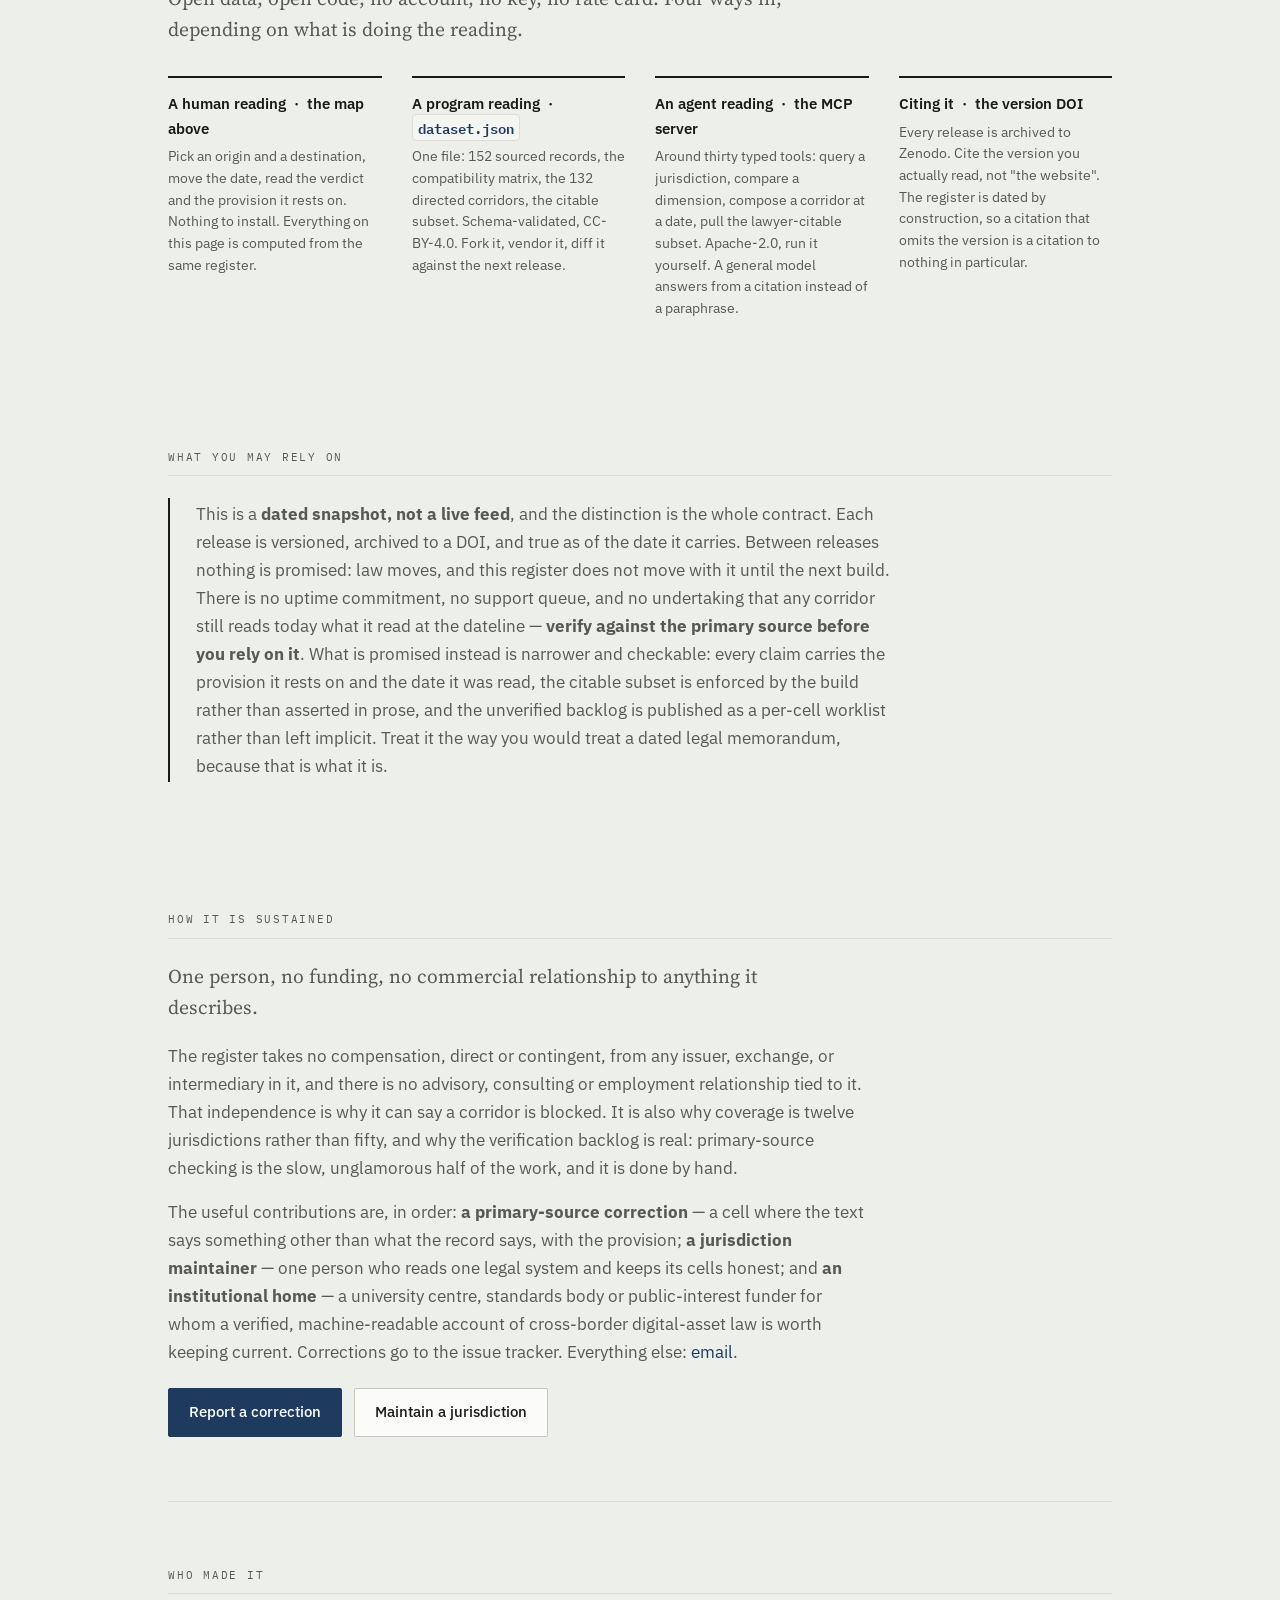
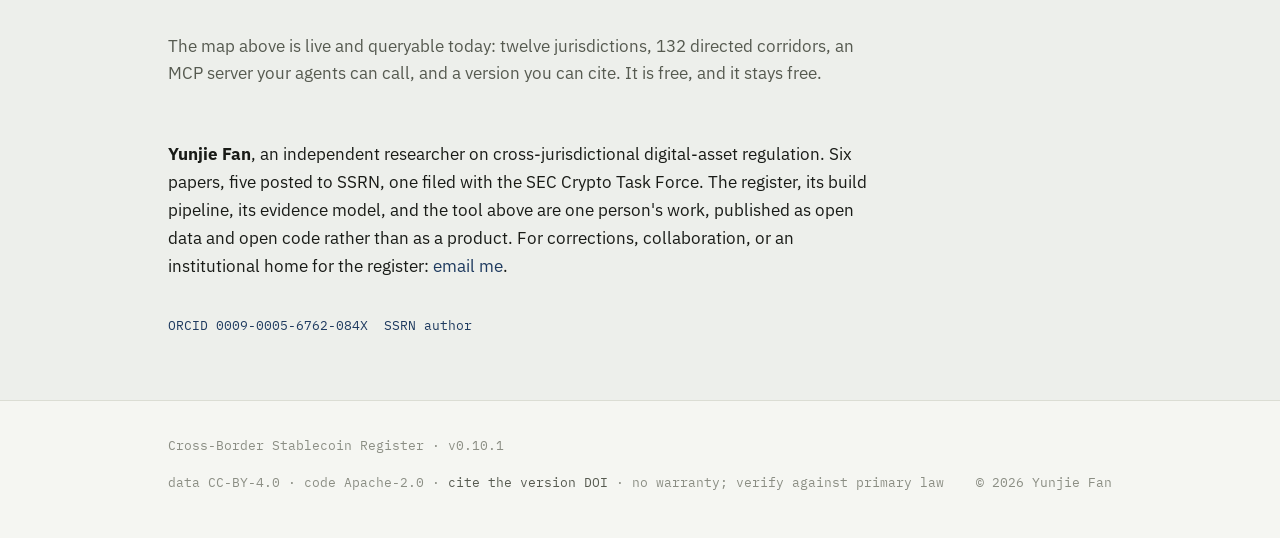
<file: cbsr.io/index.html>
<!DOCTYPE html>
<html lang="en">
<head>
<meta charset="utf-8">
<meta name="viewport" content="width=device-width, initial-scale=1">
<title>Cross-Border Stablecoin Register (CBSR): what clears at every border</title>
<meta name="description" content="Open, sourced, versioned, machine-readable public data on what clears and what breaks at each regulatory border a cross-border stablecoin flow has to pass. Twelve jurisdictions, fifteen dimensions, cited to primary law. CC-BY-4.0.">
<meta name="author" content="Yunjie Fan">
<meta name="theme-color" content="#EDEFEB">
<link rel="icon" href="favicon.svg" type="image/svg+xml">

<!-- Social preview. Without these, pasting this link into email, LinkedIn, X, or Slack
     renders a bare URL with no card, which is the first impression a reader gets before
     they ever click.

     Crawlers do not run JavaScript, so og:url, canonical and og:image have to be absolute
     URLs baked into the HTML. The deploy workflow reads this site's real Pages URL and
     stamps it into the four tags below, so they are correct on a user site or a project
     site alike, and the build fails rather than shipping a half-stamped page. Deploying
     some other way? See the README for the one-line substitution. The card is served from
     this site, so it does not depend on any other repo being deployed. -->
<meta property="og:type" content="website">
<meta property="og:site_name" content="Cross-Border Stablecoin Register">
<meta property="og:title" content="One stablecoin, twelve jurisdictions, a different verdict at every border.">
<meta property="og:description" content="A sourced, versioned, machine-readable map of what clears, and what breaks, at each regulatory border a cross-border stablecoin flow has to pass. 152 records, 46 lawyer-citable, cited to primary law.">
<meta property="og:url" content="__SITE_URL__">
<meta property="og:image" content="__SITE_URL__og-card.png">
<meta property="og:image:type" content="image/png">
<meta property="og:image:width" content="1200">
<meta property="og:image:height" content="630">
<meta property="og:image:alt" content="US to EU clears. EU to US is in transition and resolves to Category II when the GENIUS Act commences, on the earlier of 18 January 2027 or 120 days after final rules. Same border, two answers.">
<meta property="og:locale" content="en">
<meta property="og:locale:alternate" content="zh_CN">
<link rel="canonical" href="__SITE_URL__">
<meta name="twitter:card" content="summary_large_image">
<meta name="twitter:title" content="One stablecoin, twelve jurisdictions, a different verdict at every border.">
<meta name="twitter:description" content="A sourced, versioned, machine-readable map of what clears, and what breaks, at each regulatory border a cross-border stablecoin flow has to pass.">
<meta name="twitter:image" content="__SITE_URL__og-card.png">
<meta name="twitter:image:alt" content="US to EU clears. EU to US is in transition and resolves to Category II when the GENIUS Act commences, on the earlier of 18 January 2027 or 120 days after final rules. Same border, two answers.">

<link rel="preconnect" href="https://fonts.googleapis.com">
<link rel="preconnect" href="https://fonts.gstatic.com" crossorigin>
<link href="https://fonts.googleapis.com/css2?family=IBM+Plex+Mono:wght@400;500&family=IBM+Plex+Sans:wght@400;500;600&family=Source+Serif+4:opsz,wght@8..60,400;8..60,600&display=swap" rel="stylesheet">
<style>
  :root{
    --paper:#EDEFEB; --surface:#FBFBF9; --surface-2:#F5F6F2;
    --ink:#191B17; --ink-2:#565A50; --muted:#8B8E84;
    --line:#DBDDD4; --line-strong:#C6C8BF;
    --accent:#1E3A5F; --accent-hover:#2C517F; --accent-soft:#E6EBF1;
    --clear:#2E7D46; --gate:#B26B12; --block:#B23B36; --transition:#8B8E84;
    --serif:'Source Serif 4',Georgia,'Songti SC','Noto Serif CJK SC',Cambria,'Times New Roman',serif;
    --sans:'IBM Plex Sans',-apple-system,BlinkMacSystemFont,'Segoe UI',Roboto,Helvetica,Arial,sans-serif;
    --mono:'IBM Plex Mono',ui-monospace,'SF Mono',Menlo,Consolas,monospace;
    --wrap:1000px;
  }
  *{box-sizing:border-box}
  html{scroll-behavior:smooth}
  body{margin:0;background:var(--paper);color:var(--ink);font-family:var(--sans);
    font-size:17px;line-height:1.65;-webkit-font-smoothing:antialiased;text-rendering:optimizeLegibility}
  a{color:var(--accent);text-decoration:none}
  a:hover{color:var(--accent-hover)}
  .wrap{max-width:var(--wrap);margin:0 auto;padding:0 28px}
  .kick{font-family:var(--mono);font-size:11px;letter-spacing:0.16em;color:var(--ink-2);
    text-transform:uppercase;margin:0 0 22px;padding-bottom:9px;border-bottom:1px solid var(--line);
    display:block}
  html[lang^="zh"] .kick{letter-spacing:0.08em}
  /* A kicker directly above a section heading would stack two rules a few pixels apart.
     The heading's own rule is the stronger one, so the kicker drops its hairline. */
  .kick:has(+ .h-sec){border-bottom:0;padding-bottom:0;margin-bottom:14px}
  .rule{height:1px;background:var(--line);border:0;margin:0}
  section{padding:64px 0}
  h1,h2,h3{font-family:var(--serif);font-weight:600;letter-spacing:-0.005em;margin:0}
  /* Section headings for the publication index. A rule above and a wide-tracked label is the
     oldest device in journal typography and it costs nothing. */
  .h-sec{font-size:clamp(21px,2.6vw,27px);line-height:1.25;margin:0 0 14px;
    padding-top:16px;border-top:2px solid var(--ink)}
  a:focus-visible,button:focus-visible,select:focus-visible{outline:2px solid var(--accent);outline-offset:2px;border-radius:3px}

  /* header */
  .top{position:sticky;top:0;z-index:20;background:rgba(237,239,235,0.88);
    backdrop-filter:saturate(1.1) blur(6px);border-bottom:1px solid var(--line)}
  .top .wrap{display:flex;align-items:center;justify-content:space-between;height:60px;gap:20px}
  .brand{display:flex;align-items:baseline;gap:10px;min-width:0}
  .brand b{font-family:var(--mono);font-weight:500;font-size:16px;letter-spacing:0.02em;color:var(--ink)}
  .brand span{font-size:13px;color:var(--muted);white-space:nowrap;overflow:hidden;text-overflow:ellipsis}
  .nav{display:flex;align-items:center;gap:22px}
  .nav a{font-size:14.5px;color:var(--ink-2)}
  .nav a:hover{color:var(--accent)}
  .nav .ver{font-family:var(--mono);font-size:12.5px;color:var(--muted)}
  .langtog{display:inline-flex;border:1px solid var(--line-strong);border-radius:2px;overflow:hidden}
  .langtog button{font-family:var(--mono);font-size:12px;padding:4px 9px;border:0;background:var(--surface);color:var(--ink-2);cursor:pointer;line-height:1.2}
  .langtog button+button{border-left:1px solid var(--line-strong)}
  .langtog button.on{background:var(--accent);color:#fff}
  @media(max-width:720px){.brand span{display:none}.nav a.hideable{display:none}}

  /* hero */
  .hero{padding-top:66px;padding-bottom:40px}
  .hero h1{font-size:clamp(30px,5.2vw,50px);line-height:1.08;letter-spacing:-0.02em;max-width:15ch}
  .hero .lede{font-size:clamp(17px,2.3vw,20px);color:var(--ink-2);max-width:60ch;margin:22px 0 0;line-height:1.5}
  .cta{display:flex;flex-wrap:wrap;gap:12px;margin:30px 0 20px}
  .btn{font-family:var(--sans);font-size:15px;font-weight:500;padding:11px 20px;border-radius:2px;
    cursor:pointer;border:1px solid var(--line-strong);background:var(--surface);color:var(--ink);
    transition:background .15s,border-color .15s}
  .btn:hover{background:var(--surface-2);border-color:var(--ink-2)}
  .btn.pri{background:var(--accent);border-color:var(--accent);color:#fff}
  .btn.pri:hover{background:var(--accent-hover);border-color:var(--accent-hover)}
  .meta{font-family:var(--mono);font-size:12.5px;color:var(--muted);line-height:1.9}

  /* ---- hero: asymmetric, argument beside evidence ---- */
  .hero-grid{display:grid;grid-template-columns:minmax(0,1.45fr) minmax(0,1fr);gap:56px;align-items:start}
  .hero-main .kick{border-bottom:0;padding-bottom:0;margin-bottom:20px}
  @media(max-width:900px){.hero-grid{grid-template-columns:minmax(0,1fr);gap:38px}}

  .hero-panel{border-top:2px solid var(--ink);padding:14px 0 0;margin-top:6px}
  .hp-head{display:flex;align-items:baseline;justify-content:space-between;gap:12px;margin:0 0 16px}
  .hp-title{font-family:var(--mono);font-size:11px;letter-spacing:0.14em;text-transform:uppercase;color:var(--ink-2)}
  html[lang^="zh"] .hp-title{letter-spacing:0.06em}
  .hp-ver{font-family:var(--mono);font-size:11.5px;color:var(--muted)}
  .hp-stats{margin:0;display:grid;grid-template-columns:1fr 1fr;gap:1px;background:var(--line)}
  .hp-stats > div{background:var(--paper);padding:12px 2px 13px}
  .hp-stats dt{font-family:var(--mono);font-size:10.5px;letter-spacing:0.05em;color:var(--muted);
    text-transform:uppercase;margin:0 0 4px}
  html[lang^="zh"] .hp-stats dt{letter-spacing:0.02em;text-transform:none;font-size:11.5px}
  .hp-stats dd{font-family:var(--serif);font-size:29px;font-weight:600;line-height:1;color:var(--ink);margin:0}
  .hp-bar{display:flex;height:7px;margin:20px 0 12px;gap:1px}
  .hpb{display:block}
  .hp-key{list-style:none;margin:0;padding:0;display:grid;grid-template-columns:1fr 1fr;
    gap:5px 14px;font-family:var(--mono);font-size:11px;color:var(--ink-2)}
  .hp-key li{display:flex;align-items:center;gap:6px}
  .hp-key i{width:9px;height:9px;flex:none;display:inline-block}
  [data-k="I"]{background:var(--clear)} [data-k="II"]{background:var(--gate)}
  [data-k="III"]{background:#6B7A8F}   [data-k="T"]{background:var(--transition)}
  [data-k="X"]{background:var(--block)} [data-k="P"]{background:#C6C8BF}
  .hp-foot{font-size:12.5px;line-height:1.55;color:var(--muted);margin:16px 0 0;
    padding-top:12px;border-top:1px solid var(--line)}

  /* corridor graph */
  .graph{margin-top:8px;background:var(--surface);border:1px solid var(--line);border-radius:2px;
    padding:22px 20px 16px}
  .graph svg{display:block;width:100%;height:auto}
  .legend{display:flex;flex-wrap:wrap;gap:18px;margin-top:6px;padding:0 4px;
    font-family:var(--mono);font-size:12.5px;color:var(--ink-2)}
  .legend span{display:inline-flex;align-items:center;gap:7px}
  .swatch{width:16px;height:3px;border-radius:2px;display:inline-block}
  .swatch.dash{height:0;border-top:2px dashed var(--transition);width:16px}
  .gcap{font-size:14.5px;color:var(--ink-2);margin:16px 4px 0;line-height:1.55;max-width:72ch}
  .gcap b{color:var(--ink);font-weight:600}

  /* picker */
  .picker-wrap{display:grid;grid-template-columns:1fr 1fr;gap:22px;align-items:start}
  @media(max-width:640px){.picker-wrap{grid-template-columns:1fr}}
  .selrow{display:flex;flex-direction:column;gap:14px}
  .field label{font-family:var(--mono);font-size:12px;color:var(--muted);display:block;margin:0 0 6px}
  select{width:100%;font-family:var(--sans);font-size:16px;color:var(--ink);background:var(--surface);
    border:1px solid var(--line-strong);border-radius:2px;padding:11px 12px;appearance:none;cursor:pointer}
  select:hover{border-color:var(--ink-2)}
  .verdict{background:var(--ink);color:#EDEFEB;border-radius:2px;padding:20px 22px;font-family:var(--mono);
    min-height:150px}
  .verdict .flow{font-size:19px;font-weight:500;letter-spacing:0.02em;display:flex;align-items:center;gap:10px}
  .verdict .arrow{color:var(--muted)}
  .verdict .line{height:1px;background:rgba(255,255,255,0.16);margin:15px 0}
  .verdict .cls{display:flex;align-items:center;gap:10px;font-size:15px;font-weight:500}
  .dot{width:10px;height:10px;border-radius:50%;flex:none}
  .verdict .note{font-size:13px;color:#B9BCB2;line-height:1.55;margin-top:10px;font-family:var(--sans)}
  .clear{color:#7FD79A}.gate{color:#E7B667}.block{color:#E88A85}.transition{color:#B9BCB2}
  .bg-clear{background:#2E7D46}.bg-gate{background:#B26B12}.bg-block{background:#B23B36}.bg-transition{background:#8B8E84}
  .subcap{font-family:var(--mono);font-size:12px;color:var(--muted);margin-top:14px}

  /* ---- the proof: two directions, one date control, all from the register ----
     Reuses the existing dark verdict-card treatment, so this reads as the same
     object the picker already speaks, doubled and put on a timeline. */
  .proof{margin-top:24px}
  .pcards{display:grid;grid-template-columns:1fr 1fr;gap:14px}
  .pcard{background:var(--ink);color:#EDEFEB;border-radius:2px;padding:20px 22px;font-family:var(--mono)}
  .pcard .flow{font-size:19px;font-weight:500;letter-spacing:0.02em;display:flex;align-items:center;gap:10px}
  .pcard .arrow{color:var(--muted)}
  .pcard .line{height:1px;background:rgba(255,255,255,0.16);margin:15px 0}
  .pcard .cls{display:flex;align-items:center;gap:10px;font-size:15px;font-weight:500}
  .pcard .note{font-size:13px;color:#B9BCB2;line-height:1.55;margin:10px 0 0;font-family:var(--sans);min-height:60px}
  .pcard .stamp{font-size:11.5px;letter-spacing:0.02em;margin:14px 0 0;padding-top:12px;
    border-top:1px solid rgba(255,255,255,0.12);min-height:17px;color:#8B8E84}
  .pcard .stamp.fired{color:#E7B667}
  .scrub{margin-top:14px;background:var(--surface);border:1px solid var(--line);border-radius:2px;padding:16px 20px 14px}
  .scrub-lab{display:block;font-family:var(--mono);font-size:12px;letter-spacing:0.04em;color:var(--muted)}
  #asof{width:100%;margin:14px 0 0;accent-color:var(--accent);cursor:pointer;height:20px}
  #asof:focus-visible{outline:2px solid var(--accent);outline-offset:4px;border-radius:4px}
  .stops{display:grid;grid-template-columns:repeat(3,1fr);gap:6px;margin-top:4px}
  .stops div{font-family:var(--mono);font-size:11.5px;line-height:1.5;color:var(--muted)}
  .stops div:nth-child(2){text-align:center}
  .stops div:nth-child(3){text-align:right}
  .stops b{display:block;font-weight:500;font-size:12.5px;color:var(--ink-2)}
  .stops div.on b{color:var(--accent)}
  .pcount{margin:14px 0 0;padding-top:13px;border-top:1px solid var(--line);
    font-family:var(--mono);font-size:13px;color:var(--ink-2)}
  .pcount b{font-weight:500;color:var(--accent)}
  @media(max-width:640px){.pcards{grid-template-columns:1fr}.pcard .note{min-height:0}}
  /* Reduced motion. This was previously keyed on `no-preference`, i.e. it removed the
     transition for readers who had NOT asked for less motion, and did nothing for those
     who had. It also missed the page's one real vestibular trigger, the smooth scroll on
     the in-page nav links. Both are corrected here. */
  @media(prefers-reduced-motion:reduce){
    html{scroll-behavior:auto}
    *,*::before,*::after{
      animation-duration:0.01ms !important;
      animation-iteration-count:1 !important;
      transition-duration:0.01ms !important;
      scroll-behavior:auto !important;
    }
  }

  /* thesis (USP) */
  .thesis{border:1px solid var(--line-strong);border-left:3px solid var(--accent);border-radius:2px;
    background:var(--surface);padding:26px 30px}
  .thesis .big{font-size:clamp(19px,2.6vw,25px);line-height:1.42;font-weight:500;color:var(--ink);letter-spacing:-0.01em;margin:0}
  .thesis .sub{font-size:16px;line-height:1.62;color:var(--ink-2);margin:16px 0 0;max-width:72ch}
  .thesis .sub b{color:var(--ink);font-weight:600}

  /* use cases */
  .uses{display:grid;grid-template-columns:repeat(auto-fit,minmax(210px,1fr));gap:26px 30px;margin-top:30px}
  .use{background:none;border:0;border-top:2px solid var(--ink);padding:14px 0 0}
  .ut{font-size:15px;font-weight:600;color:var(--ink);margin:0 0 5px}
  .ud{font-size:14px;color:var(--ink-2);line-height:1.55;margin:0}

  /* embed (live map) */
  .embed{border:1px solid var(--line);border-radius:2px;overflow:hidden;background:var(--surface);margin-top:8px}
  .embed-bar{display:flex;align-items:center;justify-content:space-between;gap:12px;
    padding:11px 16px;border-bottom:1px solid var(--line);background:var(--surface-2)}
  .embed-label{font-family:var(--mono);font-size:12.5px;color:var(--ink-2)}
  .embed-open{font-family:var(--mono);font-size:12.5px}
  #mapframe{display:block;width:100%;height:min(78vh,760px);min-height:560px;border:0}
  .embed-cap{font-family:var(--mono);font-size:12px;color:var(--muted);margin:12px 4px 0}
  @media(max-width:640px){#mapframe{min-height:460px;height:70vh}}

  /* prose + figures */
  .lead{font-family:var(--serif);font-size:19.5px;line-height:1.62;color:var(--ink-2);max-width:66ch;margin:0 0 18px}
  .body{font-size:17px;line-height:1.65;color:var(--ink-2);max-width:66ch;margin:0}
  .body b,.lead b{color:var(--ink);font-weight:600}
  .figs{display:grid;grid-template-columns:repeat(auto-fit,minmax(150px,1fr));gap:1px;
    background:var(--line);border:1px solid var(--line);border-radius:2px;overflow:hidden;margin-top:34px}
  .fig{background:var(--surface);padding:20px 18px}
  .fig .n{font-family:var(--mono);font-size:26px;font-weight:500;color:var(--ink);letter-spacing:-0.01em}
  .fig .l{font-size:13px;color:var(--muted);margin-top:4px;line-height:1.4}

  /* layers (a real build sequence) */
  .layers{margin-top:8px;border-top:1px solid var(--line)}
  .layer{display:grid;grid-template-columns:44px 1fr;gap:18px;padding:20px 0;border-bottom:1px solid var(--line)}
  .layer .ix{font-family:var(--mono);font-size:13px;color:var(--accent);padding-top:3px}
  .layer h3{font-size:17px;font-weight:600;margin:0 0 4px}
  .layer p{margin:0;font-size:15px;color:var(--ink-2);line-height:1.55;max-width:64ch}
  .layer code{font-family:var(--mono);font-size:13.5px;background:var(--surface-2);
    border:1px solid var(--line);border-radius:4px;padding:1px 5px;color:var(--accent)}

  /* formula highlight */
  .formula{background:var(--surface);border:1px solid var(--line-strong);border-radius:2px;
    padding:18px 20px;margin:24px 0;font-family:var(--mono);font-size:14px;line-height:1.9;
    color:var(--ink);overflow-x:auto}
  .formula .op{color:var(--muted)}.formula .val{color:var(--accent)}
  .formula .res{color:var(--clear);font-weight:500}

  /* ---- dated analysis index ----
     Date in the margin, title, standfirst, extent on the right, hairline between. This is
     how a research programme is scanned: by date and subject, not by browsing tiles. */
  .idx{list-style:none;margin:10px 0 0;padding:0;border-top:1px solid var(--line-strong)}
  .idx-item{display:grid;grid-template-columns:104px minmax(0,1fr) auto;gap:10px 26px;
    align-items:baseline;padding:20px 0;border-bottom:1px solid var(--line)}
  .idx-date{font-family:var(--mono);font-size:12px;letter-spacing:0.02em;color:var(--muted);
    white-space:nowrap;padding-top:3px}
  .idx-t{font-family:var(--serif);font-size:19px;font-weight:600;line-height:1.32;margin:0;letter-spacing:0}
  .idx-t a{color:var(--ink);text-decoration:none;
    background-image:linear-gradient(var(--line-strong),var(--line-strong));
    background-size:100% 1px;background-position:0 100%;background-repeat:no-repeat;
    padding-bottom:1px;transition:color .15s,background-image .15s}
  .idx-t a:hover{color:var(--accent);
    background-image:linear-gradient(var(--accent),var(--accent))}
  .idx-d{font-size:15.5px;line-height:1.62;color:var(--ink-2);margin:7px 0 0;max-width:64ch}
  .idx-meta{font-family:var(--mono);font-size:11.5px;color:var(--muted);white-space:nowrap;padding-top:4px}
  @media(max-width:720px){
    .idx-item{grid-template-columns:minmax(0,1fr);gap:4px;padding:18px 0}
    .idx-date{padding-top:0}
    .idx-meta{padding-top:6px}
  }

  .sr{position:absolute;width:1px;height:1px;overflow:hidden;clip:rect(0 0 0 0);white-space:nowrap}
  .idx-filter{display:flex;align-items:center;gap:16px;margin:22px 0 0}
  .idx-filter input{flex:1 1 auto;min-width:0;font-family:var(--sans);font-size:15px;color:var(--ink);
    background:none;border:0;border-bottom:1px solid var(--line-strong);border-radius:0;
    padding:9px 2px;outline:none}
  .idx-filter input::placeholder{color:var(--muted)}
  .idx-filter input:focus{border-bottom-color:var(--ink)}
  .idx-count{font-family:var(--mono);font-size:11.5px;color:var(--muted);white-space:nowrap}
  .idx-item[hidden]{display:none}
  .idx-empty{font-family:var(--mono);font-size:13px;color:var(--muted);padding:22px 0;
    border-bottom:1px solid var(--line);list-style:none}

  /* papers */
  .papers{margin-top:8px}
  .paper,.rec{display:grid;grid-template-columns:1fr auto;gap:14px 20px;align-items:baseline;
    padding:16px 0;border-top:1px solid var(--line)}
  .paper:last-child,.rec:last-child{border-bottom:1px solid var(--line)}
  .paper .t,.rec .t{font-family:var(--serif);font-size:18px;font-weight:600;line-height:1.34;color:var(--ink)}
  .paper .d,.rec .d{font-size:14.5px;color:var(--ink-2);margin-top:3px;max-width:62ch}
  .paper .v,.rec .v{font-family:var(--mono);font-size:12.5px;color:var(--muted);white-space:nowrap}
  a.paper,a.rec{color:inherit;text-decoration:none}
  a.paper:hover .t,a.rec:hover .t{color:var(--accent);text-decoration:underline;text-underline-offset:3px}
  a.paper:hover .v,a.rec:hover .v{color:var(--accent)}

  /* status */
  .status{background:none;border:0;border-left:2px solid var(--ink);padding:2px 0 2px 26px}
  /* .body is margin:0 because most sections carry exactly one; #sustain carries two. */
  .body + .body{margin-top:16px}
  .status .body{color:var(--ink-2);max-width:70ch}

  /* inline code token used in the pricing copy; was referenced in markup but never defined,
     so `dataset.json` rendered as plain body text instead of a monospace token */
  .gk{font-family:var(--mono);font-size:13.5px;background:var(--surface-2);
    border:1px solid var(--line);border-radius:4px;padding:1px 5px;color:var(--accent)}

  /* about */
  .about{display:grid;grid-template-columns:1fr;gap:18px;max-width:70ch}
  .about .who{font-size:17px;color:var(--ink-2);line-height:1.6}
  .about .who b{color:var(--ink);font-weight:600}
  .idlinks{font-family:var(--mono);font-size:13px;color:var(--muted);display:flex;flex-wrap:wrap;gap:16px}

  /* footer */
  footer{border-top:1px solid var(--line);padding:34px 0 46px;background:var(--surface-2)}
  footer .wrap{display:flex;flex-wrap:wrap;justify-content:space-between;gap:16px;
    font-family:var(--mono);font-size:12.5px;color:var(--muted)}
  footer a{color:var(--ink-2)}
</style>
</head>
<body>

<header class="top">
  <div class="wrap">
    <div class="brand"><b>CBSR</b><span>Cross-Border Stablecoin Register</span></div>
    <nav class="nav">
      <a href="#thesis" class="hideable">Thesis</a>
      <a href="#why" class="hideable">Why</a>
      <a href="#live" class="hideable">The map</a>
      <a href="#method" class="hideable">Method</a>
      <a href="#research" class="hideable">Research</a>
      <a href="#data" class="hideable">Data</a>
      <a href="#use" class="hideable">Use it</a>
      <span class="ver">v0.10.1</span>
      <span class="langtog" id="langtog" role="group" aria-label="Language">
        <button type="button" data-lang="en">EN</button>
        <button type="button" data-lang="zh">中文</button>
      </span>
    </nav>
  </div>
</header>

<div class="wrap">

  <!-- HERO -->
  <!-- Asymmetric: argument on the left, the register's own counters on the right. The
       reference design for this slot was a live "regulatory index" reading 84.2 / 100.
       There is no such index, and inventing a headline number on a page whose entire
       claim is that every figure traces to a provision would be the one unrecoverable
       mistake. Every number in the panel below is read from the published dataset and
       is reproducible from it. -->
  <section class="hero" id="top">
    <div class="hero-grid">
      <div class="hero-main">
        <p class="kick">open data &nbsp;·&nbsp; machine-readable &nbsp;·&nbsp; sourced to primary law</p>
        <h1>One stablecoin, twelve jurisdictions, a different verdict at every border.</h1>
        <p class="lede">CBSR records what clears, and what breaks, at every regulatory border a cross-border stablecoin flow has to cross. Each fact cites a provision of primary law, carries a date and a version, and is checked by the build. Your counsel can cite it. So can your software.</p>
        <div class="cta">
          <a class="btn pri" href="#live">Open the map</a>
          <a class="btn" href="#research">Read the research</a>
        </div>
        <p class="meta">CC-BY-4.0 (data) / Apache-2.0 (code) &nbsp;·&nbsp; archived to Zenodo for a DOI &nbsp;·&nbsp; twelve jurisdictions × fifteen dimensions &nbsp;·&nbsp; v0.10.1</p>
      </div>

      <aside class="hero-panel" aria-label="The register at a glance">
        <div class="hp-head">
          <span class="hp-title">The register at a glance</span>
          <span class="hp-ver">v0.10.1</span>
        </div>
        <dl class="hp-stats">
          <div><dt>Jurisdictions</dt><dd>12</dd></div>
          <div><dt>Directed corridors</dt><dd>132</dd></div>
          <div><dt>Sourced records</dt><dd>152</dd></div>
          <div><dt>Citable as binding law</dt><dd>46</dd></div>
        </dl>
        <div class="hp-bar" role="img" aria-label="Of 132 directed corridors: 32 clear, 24 conditional, 29 partnership-only, 25 in transition, 11 blocked, 11 pre-regime.">
          <span class="hpb" style="flex:32" data-k="I"></span><span class="hpb" style="flex:24" data-k="II"></span><span class="hpb" style="flex:29" data-k="III"></span><span class="hpb" style="flex:25" data-k="T"></span><span class="hpb" style="flex:11" data-k="X"></span><span class="hpb" style="flex:11" data-k="P"></span>
        </div>
        <ul class="hp-key">
          <li><i data-k="I"></i>32 clear</li><li><i data-k="II"></i>24 conditional</li><li><i data-k="III"></i>29 partnership</li>
          <li><i data-k="T"></i>25 in transition</li><li><i data-k="X"></i>11 blocked</li><li><i data-k="P"></i>11 pre-regime</li>
        </ul>
        <p class="hp-foot">Dateline 30 June 2026. Every figure is recomputed from <span class="gk">dataset.json</span> by the build; none is asserted by hand.</p>
      </aside>
    </div>
  </section>

  <hr class="rule">

  <!-- MAP / GRAPH -->
  <section id="proof">
    <p class="kick">the proof &nbsp;·&nbsp; one border, two directions, two answers</p>

    <div class="proof">
      <div class="pcards">
        <div class="pcard">
          <div class="flow"><span>US</span><span class="arrow">→</span><span>EU</span></div>
          <div class="line"></div>
          <div class="cls"><span class="dot" id="f-dot"></span><span id="f-cls"></span></div>
          <p class="note" id="f-note"></p>
          <p class="stamp" id="f-stamp"></p>
        </div>
        <div class="pcard">
          <div class="flow"><span>EU</span><span class="arrow">→</span><span>US</span></div>
          <div class="line"></div>
          <div class="cls"><span class="dot" id="r-dot"></span><span id="r-cls"></span></div>
          <p class="note" id="r-note"></p>
          <p class="stamp" id="r-stamp"></p>
        </div>
      </div>

      <div class="scrub">
        <label class="scrub-lab" for="asof">read the register as of</label>
        <input type="range" id="asof" min="0" max="2" step="1" value="0" aria-describedby="pcount">
        <div class="stops" id="stops"></div>
        <p class="pcount" id="pcount"></p>
      </div>
    </div>

    <div class="graph">
      <svg viewBox="0 0 680 300" role="img" id="gsvg" aria-label="A directed graph of six of the twelve jurisdictions. US to EU clears. EU to US is in transition, and becomes gated when the GENIUS Act commences, on the earlier of 18 January 2027 or 120 days after final rules. Japan to Hong Kong clears. Hong Kong to mainland China is blocked. US to UK is in transition, and clears on 25 October 2027.">
        <defs>
          <marker id="ah" viewBox="0 0 10 10" refX="8.5" refY="5" markerWidth="6.5" markerHeight="6.5" orient="auto-start-reverse">
            <path d="M2 1.5L8 5L2 8.5" fill="none" stroke="context-stroke" stroke-width="1.6" stroke-linecap="round" stroke-linejoin="round"/>
          </marker>
        </defs>
        <line id="e-us-eu" x1="232" y1="60" x2="448" y2="60" stroke="#2E7D46" stroke-width="2" marker-end="url(#ah)"/>
        <line id="e-eu-us" x1="448" y1="72" x2="232" y2="72" stroke="#8B8E84" stroke-width="2" stroke-dasharray="5 5" marker-end="url(#ah)"/>
        <line x1="113" y1="192" x2="177" y2="252" stroke="#2E7D46" stroke-width="2" marker-end="url(#ah)"/>
        <line x1="234" y1="274" x2="446" y2="274" stroke="#B23B36" stroke-width="2" marker-end="url(#ah)"/>
        <line id="e-us-uk" x1="231" y1="74" x2="569" y2="162" stroke="#8B8E84" stroke-width="2" stroke-dasharray="5 5" marker-end="url(#ah)"/>
        <g font-family="IBM Plex Mono, monospace" font-size="14" font-weight="500" fill="#191B17">
          <rect x="172" y="51" width="56" height="30" rx="6" fill="#FBFBF9" stroke="#C6C8BF"/><text x="200" y="66" text-anchor="middle" dominant-baseline="central">US</text>
          <rect x="452" y="51" width="56" height="30" rx="6" fill="#FBFBF9" stroke="#C6C8BF"/><text x="480" y="66" text-anchor="middle" dominant-baseline="central">EU</text>
          <rect x="572" y="155" width="56" height="30" rx="6" fill="#FBFBF9" stroke="#C6C8BF"/><text x="600" y="170" text-anchor="middle" dominant-baseline="central">UK</text>
          <rect x="452" y="259" width="56" height="30" rx="6" fill="#FBFBF9" stroke="#C6C8BF"/><text x="480" y="274" text-anchor="middle" dominant-baseline="central">CN</text>
          <rect x="172" y="259" width="56" height="30" rx="6" fill="#FBFBF9" stroke="#C6C8BF"/><text x="200" y="274" text-anchor="middle" dominant-baseline="central">HK</text>
          <rect x="62" y="155" width="56" height="30" rx="6" fill="#FBFBF9" stroke="#C6C8BF"/><text x="90" y="170" text-anchor="middle" dominant-baseline="central">JP</text>
        </g>
      </svg>
      <div class="legend">
        <span><i class="swatch bg-clear"></i>clears (Cat I)</span>
        <span><i class="swatch bg-gate"></i>gated (Cat II)</span>
        <span><i class="swatch bg-block"></i>blocked</span>
        <span><i class="swatch dash"></i>regime in transition</span>
      </div>
    </div>

    <p class="gcap">Feasibility is <b>directional</b>. The binding rule sits at the destination's inbound gate, with a drag from the origin. Today <b>US &rarr; EU clears and EU &rarr; US does not</b>, though nothing bars it: the US regime is written and not yet in force. Move the date past <b>18 January 2027</b>, the outer cap on the GENIUS Act &sect;18 comparability gate (it commences on that date, or 120 days after final rules issue, whichever comes first), and that edge resolves to Category II along with seven others into the US. In this register <b>56 of the 66 jurisdiction pairs</b> read differently depending on which way the money moves. A flat compliance table has one cell per pair. That is the whole problem.</p>
  </section>

  <hr class="rule">

  <!-- THESIS (USP) -->
  <section id="thesis">
    <p class="kick">the thesis</p>
    <div class="thesis">
      <p class="big">Software split by domain: one tool for HR, one for marketing, one for finance. AI is splitting the same way. Anywhere a wrong answer costs money, the model will need a record it can cite. Fluency is not evidence.</p>
      <p class="sub">Regulation is where that gap bites hardest. Ask a general model whether a stablecoin flow is legal and it will answer smoothly. The text it is paraphrasing may have moved since it was trained, and it has no way to know. Here a confident wrong answer costs a licence. <b>CBSR is the record underneath the answer</b>: sourced, verified, versioned, and exposed to agents through typed tools, so a model reasons from a citation it can point at.</p>
    </div>
  </section>

  <hr class="rule">

  <!-- WHY IT MATTERS -->
  <section id="why">
    <p class="kick">why it matters</p>
    <p class="lead">Stablecoins now move real cross-border volume, and in 2026 the rules arrived at once: the US GENIUS Act, the EU's MiCA, Hong Kong's licensing regime. Whether a given flow is permitted depends on how two regimes compose at a border, and the answer moves on the day a pending law commences.</p>
    <p class="body">Today that answer lives in law-firm memos. A digital-assets partner in London or Hong Kong bills north of $1,000 an hour to write one. It arrives as prose, it is stale a quarter after you buy it, and no software can read it. Chain analytics goes the other way: it tells you where the money went, never whether it may go there. CBSR sits in that gap. The same judgment, written as data, with the citation still attached.</p>
    <div class="uses">
      <div class="use"><p class="ut">Entering a market</p><p class="ud">An issuer or fintech checking where a token can be offered, and through which gate.</p></div>
      <div class="use"><p class="ut">Scoping a corridor</p><p class="ud">A payments team pricing the legal path between two jurisdictions before they build.</p></div>
      <div class="use"><p class="ut">Anticipating a regime</p><p class="ud">A supervisor or policy team tracking what changes the day a pending law commences.</p></div>
      <div class="use"><p class="ut">Grounding an agent</p><p class="ud">A team giving an AI system a sourced, machine-readable basis for acting on regulation.</p></div>
    </div>
  </section>

  <hr class="rule">

  <!-- LIVE MAP -->
  <section id="live">
    <p class="kick">the live register · the full interactive map</p>

    <div id="embed" class="embed" hidden>
      <div class="embed-bar">
        <span class="embed-label">Cross-Border Stablecoin Register · interactive</span>
        <a id="embed-open" class="embed-open" href="#" target="_blank" rel="noopener">Open full-screen ↗</a>
      </div>
      <iframe id="mapframe" title="CBSR interactive map" referrerpolicy="strict-origin-when-cross-origin"></iframe>
    </div>
    <p class="embed-cap" id="embed-cap" hidden>Runs on the v0.10.1 snapshot, as of 30 June 2026. Every corridor is recomputed from the register.</p>

    <div id="preview">
      <div class="picker-wrap">
        <div>
          <div class="selrow">
            <div class="field">
              <label for="orig">origin</label>
              <select id="orig">
                <option value="US">United States</option>
                <option value="EU">European Union</option>
                <option value="UK">United Kingdom</option>
                <option value="HK">Hong Kong</option>
                <option value="SG">Singapore</option>
                <option value="JP">Japan</option>
                <option value="KR">South Korea</option>
                <option value="TW">Taiwan</option>
                <option value="CN">Mainland China</option>
                <option value="CH">Switzerland</option>
                <option value="AE">United Arab Emirates</option>
                <option value="BR">Brazil</option>
              </select>
            </div>
            <div class="field">
              <label for="dest">destination</label>
              <select id="dest">
                <option value="EU">European Union</option>
                <option value="US">United States</option>
                <option value="UK">United Kingdom</option>
                <option value="HK">Hong Kong</option>
                <option value="SG">Singapore</option>
                <option value="JP">Japan</option>
                <option value="KR">South Korea</option>
                <option value="TW">Taiwan</option>
                <option value="CN">Mainland China</option>
                <option value="CH">Switzerland</option>
                <option value="AE">United Arab Emirates</option>
                <option value="BR">Brazil</option>
              </select>
            </div>
          </div>
          <p class="subcap">All 132 directed corridors across the twelve jurisdictions, read at the date set above.</p>
        </div>
        <div class="verdict" id="verdict" aria-live="polite">
          <div class="flow"><span id="v-o">US</span><span class="arrow">→</span><span id="v-d">EU</span></div>
          <div class="line"></div>
          <div class="cls"><span class="dot" id="v-dot"></span><span id="v-cls"></span></div>
          <div class="note" id="v-note"></div>
        </div>
      </div>
    </div>
  </section>

  <hr class="rule">

  <!-- WHAT IT IS -->
  <section id="what">
    <p class="kick">what it is</p>
    <p class="lead">A dollar-referenced stablecoin at retail scale meets legally different instruments in different places: a transaction cap in one, a professional-investor gate in another, an outright prohibition in a third. Which one binds a given flow is decided at the destination's inbound gate, so cross-border feasibility is directional, and it moves as regimes take effect.</p>
    <p class="body">Twelve jurisdictions, read deeply. Each record is one verified (jurisdiction × instrument × dimension) fact, pinned to a primary instrument with a pinpoint, dated, version-stamped, and carrying its own evidence grade. Two hundred countries would mean a scrape, and <b>a scrape cannot tell you which rule binds</b>. The value here is the judgment in the data.</p>
    <div class="figs">
      <div class="fig"><div class="n">12</div><div class="l">jurisdictions</div></div>
      <div class="fig"><div class="n">15</div><div class="l">regulatory dimensions</div></div>
      <div class="fig"><div class="n">2</div><div class="l">doctrinal spines</div></div>
      <div class="fig"><div class="n">132</div><div class="l">directed corridors</div></div>
      <div class="fig"><div class="n">152</div><div class="l">sourced records</div></div>
      <div class="fig"><div class="n">46</div><div class="l">lawyer-citable</div></div>
    </div>
  </section>

  <hr class="rule">

  <!-- LAYERS -->
  <section id="layers">
    <p class="kick">how it is built &nbsp;·&nbsp; each layer derives from the one before it</p>
    <div class="layers">
      <div class="layer"><div class="ix">01</div><div>
        <h3>Obligation records</h3>
        <p>The base facts. One sourced <code>(jurisdiction × instrument × dimension)</code> proposition of law per record, schema-validated.</p></div></div>
      <div class="layer"><div class="ix">02</div><div>
        <h3>Analysis layer</h3>
        <p>The pairwise compatibility matrix and the six constraint-interaction sets: the composition analysis, turned from prose into queryable data.</p></div></div>
      <div class="layer"><div class="ix">03</div><div>
        <h3>Corridor layer</h3>
        <p>Directed origin → destination edges, each read at the inbound gate, carrying its feasibility class and the mechanism that gates it.</p></div></div>
      <div class="layer"><div class="ix">04</div><div>
        <h3>Computed layer</h3>
        <p><code>compose()</code> re-derives each corridor's class from a per-jurisdiction signal table and diffs it against the authored analysis. Disagreements are surfaced as findings, not silently fixed.</p></div></div>
      <div class="layer"><div class="ix">05</div><div>
        <h3>Time engine</h3>
        <p><code>compose(as_of=…)</code> applies every scheduled change in law, so a corridor can read one class today and another once a regime is operative. US → UK flips to a clean Category I on 25 Oct 2027.</p></div></div>
      <div class="layer"><div class="ix">06</div><div>
        <h3>Constraint substrate</h3>
        <p>The deepest layer: a corridor's class composed from each jurisdiction's stance on eight constraints (C1-C8), through the interaction-set rules rather than a single inbound gate.</p></div></div>
    </div>
  </section>

  <hr class="rule">

  <!-- METHOD -->
  <section id="method">
    <p class="kick">why you can trust it</p>
    <p class="lead">Software reads a field and treats it as fact. It has no eyebrow to raise. So every judgment a careful human reader would keep to themselves has to be written down here, and enforced.</p>
    <p class="body">Every record carries three orthogonal axes: what <b>kind</b> of claim it is (a proposition of law versus a market fact), how well it is <b>sourced</b>, and whether the instrument is actually <b>in force</b>. Their intersection is the subset a lawyer or supervisor can cite as current binding law:</p>
    <div class="formula"><span class="val">claim_class = tier1_legal</span> <span class="op">∧</span> <span class="val">status = in_force</span> <span class="op">∧</span> <span class="val">evidence_tier = resolution_text</span> &nbsp;<span class="op">→</span>&nbsp; <span class="res">46 citable records</span></div>
    <p class="body">The build enforces the discipline in CI: a record can't claim confirmation it has no source for, a market fact can't enter the instrument a lawyer is shown, and a statute that is written but not yet commenced can't be cited as current law. A rule engine re-derives the downstream conclusions and flags where it disagrees with the authored analysis. And the unverified backlog is published as queryable data, because the gates are defenses, not a cure. Only primary-source verification retires that liability, and it is never faked.</p>
  </section>

  <hr class="rule">

  <!-- RESEARCH -->
  <!-- Two registers of output, kept visually distinct because they are read differently:
       long-form papers that carry the framework, and a dated analysis index that tracks a
       live legislative record. The index is reverse-chronological with the date in the
       margin, which is how a reader scans a research programme rather than a product page. -->
  <section id="research">
    <p class="kick">research</p>
    <h2 class="h-sec">Working papers</h2>
    <p class="lead">Six papers carry the framework the register is built on. Five are posted; the corridor atlas is in preparation.</p>
    <div class="papers">
      <a class="paper" href="https://papers.ssrn.com/sol3/papers.cfm?abstract_id=6788361" target="_blank" rel="noopener"><div><div class="t">The Multi-Jurisdiction Stablecoin Compliance Matrix</div><div class="d">The cross-jurisdictional reference the register is built on: six regimes across ten regulatory dimensions, each entry sourced to primary law.</div></div><div class="v">38 pp · SSRN ↗</div></a>
      <a class="paper" href="https://papers.ssrn.com/sol3/papers.cfm?abstract_id=6724920" target="_blank" rel="noopener"><div><div class="t">Narrowing the Section 404 Prohibition</div><div class="d">Behind one of the two doctrinal spines: five NAV-integrity conditions and four on-chain metrics that separate user-initiated routing from disguised yield under the US CLARITY Act's Section 404.</div></div><div class="v">28 pp · SSRN ↗</div></a>
      <a class="paper" href="https://papers.ssrn.com/sol3/papers.cfm?abstract_id=6822878" target="_blank" rel="noopener"><div><div class="t">Cross-Border Stablecoin Architecture</div><div class="d">The constraint-interaction framework: eight constraints, six interaction sets, and a pairwise compatibility analysis that treats cross-border compliance as a composition problem.</div></div><div class="v">85 pp · SSRN ↗</div></a>
      <div class="paper"><div><div class="t">Cross-Border Digital-Finance Corridor Atlas</div><div class="d">The directed-edge model and the six composite feasibility classes that turn the compatibility analysis into corridors.</div></div><div class="v">in preparation</div></div>
      <a class="paper" href="https://papers.ssrn.com/abstract=7055759" target="_blank" rel="noopener"><div><div class="t">Cross-Border Stablecoin Feasibility Over Time</div><div class="d">A trigger-conditioned forward map: how a corridor's verdict changes on the date a pending law commences, and a typology of triggers by the kind of certainty each carries.</div></div><div class="v">35 pp · SSRN ↗</div></a>
      <a class="paper" href="https://papers.ssrn.com/abstract=7055678" target="_blank" rel="noopener"><div><div class="t">Citable by Construction</div><div class="d">The evidence model underneath all of it: three orthogonal axes, a build-enforced citable subset, and computed-versus-authored reconciliation.</div></div><div class="v">18 pp · SSRN ↗</div></a>
    </div>

    <h2 class="h-sec" style="margin-top:52px">Analysis</h2>
    <p class="lead">Short-form work on the legislative record as it moved. Most of the 2026 series tracks a single provision — Section 404 of the US CLARITY Act — through markup, a procedural ruling, and into a three-agency rulemaking.</p>
    <div class="idx-filter">
      <label for="idxq" class="sr">Filter the analysis index</label>
      <input id="idxq" type="search" autocomplete="off" spellcheck="false" placeholder="Filter by title, subject or provision — e.g. Reves, Section 404, currency areas">
      <span id="idxn" class="idx-count" aria-live="polite"></span>
    </div>
    <ol class="idx">

      <li class="idx-item">
        <span class="idx-date">15 Jun 2026</span>
        <div class="idx-main">
          <h3 class="idx-t"><a href="https://sites.duke.edu/thefinregblog/2026/06/15/three-mechanisms-one-policy-monetary-sovereignty-in-cross-border-stablecoin-regulation/" target="_blank" rel="noopener">Three Mechanisms, One Policy: Monetary Sovereignty in Cross-Border Stablecoin Regulation</a></h3>
          <p class="idx-d">A transaction cap, a professional-investor gate and an outright prohibition, read as three instruments serving one policy.</p>
        </div>
        <span class="idx-meta">Duke FinReg Blog ↗</span>
      </li>

      <li class="idx-item">
        <span class="idx-date">27 May 2026</span>
        <div class="idx-main">
          <h3 class="idx-t"><a href="papers/reves-fourth-factor-six-jurisdictions.pdf" target="_blank" rel="noopener">Reves' Fourth Factor and Stablecoin Routing Across Six Jurisdictions</a></h3>
          <p class="idx-d">Whether the fourth factor directs Section 404 to step back when the routing destination is a fund registered under the Investment Company Act — and whether the parallel-track architecture that reading preserves is a US idiosyncrasy or a structural feature of Reves-style regimes.</p>
        </div>
        <span class="idx-meta">8 pp · PDF</span>
      </li>

      <li class="idx-item">
        <span class="idx-date">23 May 2026</span>
        <div class="idx-main">
          <h3 class="idx-t"><a href="papers/stablecoin-yield-rule-three-agencies.pdf" target="_blank" rel="noopener">A Stablecoin Yield Rule Goes to Three Agencies</a></h3>
          <p class="idx-d">With the comparator phrase fixed at the 14 May markup, the substantive negotiation ends and a joint SEC / CFTC / Treasury rulemaking begins. What the two prongs actually hand the agencies is harder than the public debate suggests.</p>
        </div>
        <span class="idx-meta">3 pp · PDF</span>
      </li>

      <li class="idx-item">
        <span class="idx-date">21 May 2026</span>
        <div class="idx-main">
          <h3 class="idx-t"><a href="papers/regulatory-discount-token-launches.pdf" target="_blank" rel="noopener">The Regulatory Discount on Token Launches Is Closing</a></h3>
          <p class="idx-d">Of 118 tokens launched in 2025, 84.7 per cent trade below their listing valuation. Four frameworks now define a perimeter inside which one narrow class of launches can shed its implicit enforcement discount — and which side of it a token sits on decides what a high-FDV launch can defend.</p>
        </div>
        <span class="idx-meta">5 pp · PDF</span>
      </li>

      <li class="idx-item">
        <span class="idx-date">19 May 2026</span>
        <div class="idx-main">
          <h3 class="idx-t"><a href="papers/three-currency-areas.pdf" target="_blank" rel="noopener">Three Currency Areas Are Forcing Stablecoins to Split</a></h3>
          <p class="idx-d">Why a single dollar-anchored rail cannot serve the European Union, Hong Kong and mainland China at scale. The yield prohibition leaks vertically; the architecture problem runs horizontally, and the horizontal version may matter more.</p>
        </div>
        <span class="idx-meta">7 pp · PDF</span>
      </li>

      <li class="idx-item">
        <span class="idx-date">15 May 2026</span>
        <div class="idx-main">
          <h3 class="idx-t"><a href="papers/reed-smith-ruling-section-404.pdf" target="_blank" rel="noopener">What the Reed–Smith Procedural Ruling Settled About Section 404</a></h3>
          <p class="idx-d">The amendment that would have replaced the operative comparator phrase was ruled out of order. What survived is the word "solely" in the trigger clause — and the joint rulemaking now starts from a fixed comparator and a working "solely".</p>
        </div>
        <span class="idx-meta">5 pp · PDF</span>
      </li>

      <li class="idx-item">
        <span class="idx-date">11 May 2026</span>
        <div class="idx-main">
          <h3 class="idx-t"><a href="papers/wallets-route-into-registered-funds.pdf" target="_blank" rel="noopener">When Wallets Route Into Registered Funds</a></h3>
          <p class="idx-d">A user taps to route 500 USDC into a registered government money fund and signs. Is that signature a yield event the prohibition reaches, or a securities transaction it leaves alone? The question has a settled doctrinal home.</p>
        </div>
        <span class="idx-meta">5 pp · PDF</span>
      </li>

      <li class="idx-item">
        <span class="idx-date">6 May 2026</span>
        <div class="idx-main">
          <h3 class="idx-t"><a href="https://www.sec.gov/files/ctf-written-input-fan-050726.pdf" target="_blank" rel="noopener">Narrowing the Section 404 Prohibition — written input to the SEC Crypto Task Force</a></h3>
          <p class="idx-d">The threshold NAV test, four on-chain metrics, and proposed Committee Report language, filed with the Commission and published on sec.gov.</p>
        </div>
        <span class="idx-meta">28 pp · sec.gov ↗</span>
      </li>

    </ol>

    <p class="meta" style="margin-top:26px">Working papers are posted to SSRN; see the <a href="https://papers.ssrn.com/sol3/cf_dev/AbsByAuth.cfm?per_id=11463068" target="_blank" rel="noopener">author page</a>. Each register release is archived to Zenodo for a DOI; cite the version you used. Analysis pieces are dated on the record they describe and are not revised afterwards.</p>
  </section>

  <hr class="rule">

  <!-- DATA / MACHINES -->
  <section id="data">
    <p class="kick">for the software that reads regulation</p>
    <p class="body" style="max-width:70ch">The register ships as a single <code style="font-family:var(--mono);font-size:15px">dataset.json</code> and an MCP server that exposes it to agents through roughly thirty typed tools: query a jurisdiction, compare a dimension, compose a corridor at a given date, or pull the lawyer-citable subset directly. Continuous integration runs the validation, the invariants, and the negative tests on every change, so an invalid record or a corridor that contradicts the matrix cannot be merged. A general-purpose model can call these tools and answer from the register, with a citation, instead of guessing.</p>
    <div class="cta">
      <a class="btn" href="https://github.com/yunjiefanresearch-hub/cross-border-stablecoin-register" target="_blank" rel="noopener">Register repository</a>
      <a class="btn" href="https://doi.org/10.5281/zenodo.20730358" target="_blank" rel="noopener">Zenodo (DOI)</a>
      <a class="btn" href="https://github.com/yunjiefanresearch-hub/cross-border-stablecoin-register/blob/main/MCP_SERVER.md" target="_blank" rel="noopener">Agent access (MCP)</a>
      <a class="btn" href="https://github.com/yunjiefanresearch-hub/cbsr-mapper" target="_blank" rel="noopener">Mapper source</a>
    </div>
  </section>

  <hr class="rule">

  <!-- STATUS -->
  <section id="status">
    <p class="kick">status · scope and versioning</p>
    <div class="status">
      <p class="body">The register is at v0.10.x: depth-first over twelve jurisdictions rather than broad. Forty-six records meet the full citable bar — proposition of law, official text checked, in force — and the rest are confirmed at regime-status level with primary-source verification continuing; that queue is published as a per-cell worklist rather than left implicit. Regulation moves fast enough to require exactly this discipline: Taiwan's regime passed at third reading on the afternoon of the last build. So the register is versioned and dated, and every claim carries the date it was read. What it offers is not coverage of everything, but a verified, citable, machine-queryable account of the corridors it does cover.</p>
    </div>
  </section>

  <hr class="rule">

  <!-- USE IT -->
  <!-- Replaces the former pricing block. Under an open-infrastructure posture the question a
       visitor arrives with is not "what does it cost" but "how do I get it and what may I rely
       on". Those are the two sections below. -->
  <section id="use">
    <p class="kick">use it</p>
    <p class="lead">Open data, open code, no account, no key, no rate card. Four ways in, depending on what is doing the reading.</p>
    <div class="uses">
      <div class="use"><p class="ut">A human reading &nbsp;·&nbsp; the map above</p><p class="ud">Pick an origin and a destination, move the date, read the verdict and the provision it rests on. Nothing to install. Everything on this page is computed from the same register.</p></div>
      <div class="use"><p class="ut">A program reading &nbsp;·&nbsp; <span class="gk">dataset.json</span></p><p class="ud">One file: 152 sourced records, the compatibility matrix, the 132 directed corridors, the citable subset. Schema-validated, CC-BY-4.0. Fork it, vendor it, diff it against the next release.</p></div>
      <div class="use"><p class="ut">An agent reading &nbsp;·&nbsp; the MCP server</p><p class="ud">Around thirty typed tools: query a jurisdiction, compare a dimension, compose a corridor at a date, pull the lawyer-citable subset. Apache-2.0, run it yourself. A general model answers from a citation instead of a paraphrase.</p></div>
      <div class="use"><p class="ut">Citing it &nbsp;·&nbsp; the version DOI</p><p class="ud">Every release is archived to Zenodo. Cite the version you actually read, not "the website". The register is dated by construction, so a citation that omits the version is a citation to nothing in particular.</p></div>
    </div>
  </section>

  <!-- WHAT YOU MAY RELY ON -->
  <section id="commitment">
    <p class="kick">what you may rely on</p>
    <div class="status">
      <p class="body">This is a <strong>dated snapshot, not a live feed</strong>, and the distinction is the whole contract. Each release is versioned, archived to a DOI, and true as of the date it carries. Between releases nothing is promised: law moves, and this register does not move with it until the next build. There is no uptime commitment, no support queue, and no undertaking that any corridor still reads today what it read at the dateline — <strong>verify against the primary source before you rely on it</strong>. What is promised instead is narrower and checkable: every claim carries the provision it rests on and the date it was read, the citable subset is enforced by the build rather than asserted in prose, and the unverified backlog is published as a per-cell worklist rather than left implicit. Treat it the way you would treat a dated legal memorandum, because that is what it is.</p>
    </div>
  </section>

  <!-- HOW IT IS SUSTAINED -->
  <section id="sustain">
    <p class="kick">how it is sustained</p>
    <p class="lead">One person, no funding, no commercial relationship to anything it describes.</p>
    <p class="body" style="max-width:70ch">The register takes no compensation, direct or contingent, from any issuer, exchange, or intermediary in it, and there is no advisory, consulting or employment relationship tied to it. That independence is why it can say a corridor is blocked. It is also why coverage is twelve jurisdictions rather than fifty, and why the verification backlog is real: primary-source checking is the slow, unglamorous half of the work, and it is done by hand.</p>
    <p class="body" style="max-width:70ch">The useful contributions are, in order: <strong>a primary-source correction</strong> — a cell where the text says something other than what the record says, with the provision; <strong>a jurisdiction maintainer</strong> — one person who reads one legal system and keeps its cells honest; and <strong>an institutional home</strong> — a university centre, standards body or public-interest funder for whom a verified, machine-readable account of cross-border digital-asset law is worth keeping current. Corrections go to the issue tracker. Everything else: <a href="mailto:yunjiefan.research@gmail.com?subject=CBSR">email</a>.</p>
    <div class="cta" style="margin:22px 0 0">
      <a class="btn pri" href="https://github.com/yunjiefanresearch-hub/cross-border-stablecoin-register/issues" target="_blank" rel="noopener">Report a correction</a>
      <a class="btn" href="mailto:yunjiefan.research@gmail.com?subject=CBSR%20maintainer">Maintain a jurisdiction</a>
    </div>
  </section>

  <hr class="rule">

  <!-- ABOUT -->
  <section id="about">
    <p class="kick">who made it</p>
    <div class="about">
      <p class="who">The map above is live and queryable today: twelve jurisdictions, 132 directed corridors, an MCP server your agents can call, and a version you can cite. It is free, and it stays free.</p>
      <p class="sub"><b>Yunjie Fan</b>, an independent researcher on cross-jurisdictional digital-asset regulation. Six papers, five posted to SSRN, one filed with the SEC Crypto Task Force. The register, its build pipeline, its evidence model, and the tool above are one person's work, published as open data and open code rather than as a product. For corrections, collaboration, or an institutional home for the register: <a href="mailto:yunjiefan.research@gmail.com">email me</a>.</p>
      <div class="idlinks">
        <a href="https://orcid.org/0009-0005-6762-084X">ORCID 0009-0005-6762-084X</a>
        <a href="https://papers.ssrn.com/sol3/cf_dev/AbsByAuth.cfm?per_id=11463068">SSRN author</a>
      </div>
    </div>
  </section>

</div>

<footer>
  <div class="wrap">
    <span>Cross-Border Stablecoin Register · v0.10.1</span>
    <span>data CC-BY-4.0 · code Apache-2.0 · <a href="https://doi.org/10.5281/zenodo.20730358">cite the version DOI</a> · no warranty; verify against primary law</span>
    <span>© 2026 Yunjie Fan</span>
  </div>
</footer>

<script>
  /* ============================================================= *
   *  CONFIG: your deployed mapper URL. The page shows the         *
   *  corridor preview until this is set.                          *
   * ============================================================= */
  var MAPPER_URL = "https://yunjiefanresearch-hub.github.io/cbsr-mapper/";

  (function(){
    /* The deploy workflow stamps the real Pages URL into og:url, og:image and canonical,
       and fails the build if any placeholder survives. But a copy opened straight from
       disk — a demo laptop, a reviewer's download — never runs that workflow, and would
       carry a literal "__SITE_URL__" in view-source. Crawlers do not run JS so this is not
       a substitute for stamping; it is only so an unstamped copy is never seen holding a
       placeholder. */
    try {
      var here = window.location.href.replace(/[?#].*$/, '').replace(/[^\/]*$/, '');
      var tags = document.querySelectorAll('meta[content*="__SITE_URL__"], link[href*="__SITE_URL__"]');
      for (var i=0;i<tags.length;i++){
        var a = tags[i].hasAttribute('content') ? 'content' : 'href';
        tags[i].setAttribute(a, tags[i].getAttribute(a).replace('__SITE_URL__', here));
      }
    } catch(e){}
  })();

  (function(){
    /* ---------- bilingual UI ----------
       English is the text already in the HTML; ZH holds the Chinese
       innerHTML for each element (or an array, applied in DOM order). */
    var ZH = [
      {sel:'.brand span', zh:'跨境稳定币登记册'},
      {sel:'.hp-title', zh:'登记册概览'},
      {sel:'.hp-stats dt', zh:['法域','有向通道','溯源记录','可作为约束性法律引用']},
      {sel:'.hp-key li', zh:['32 通行','24 有条件','29 需合作','25 过渡中','11 禁止','11 无制度']},
      {sel:'.hp-foot', zh:'截止 2026 年 6 月 30 日。以上每一个数字都由构建流程从 <span class="gk">dataset.json</span> 重新计算得出，没有一个是手写的。'},
      {sel:'.idx-filter .sr', zh:'筛选分析索引'},
      {sel:'#idxq', attr:'placeholder', zh:'按标题、主题或条款筛选——如 Reves、Section 404、currency areas'},
      {sel:'.nav a.hideable', zh:['定位','意义','地图','方法','研究','数据','怎么用']},

      {sel:'#top .kick', zh:'开放数据 · 机器可读 · 溯源至一手法律'},
      {sel:'#top h1', zh:'同一枚稳定币，十二个法域，每一道边界给出不同的结论。'},
      {sel:'#top .lede', zh:'CBSR 标出一笔跨境稳定币资金流在每一道监管边界上什么能清算、什么会断。每一条事实都锚定到一手法律文书，带日期、带版本、并经机器校验，因此无论是人还是 agent 都能据此行动、并能引用。'},
      {sel:'#top .cta .btn.pri', zh:'打开地图'},
      {sel:'#top .cta a.btn:not(.pri)', zh:'了解方法'},
      {sel:'#top .meta', zh:'CC-BY-4.0（数据）/ Apache-2.0（代码） · 已存档至 Zenodo 获取 DOI · 十二个法域 × 十五个维度 · v0.10.1'},

      {sel:'#proof .kick', zh:'实证 &nbsp;·&nbsp; 同一道边界，两个方向，两个结论'},
      {sel:'#proof .scrub-lab', zh:'把登记册读到这一天'},
      {sel:'#proof .legend span', zh:[
        '<i class="swatch bg-clear"></i>可清算（类别 I）',
        '<i class="swatch bg-gate"></i>需过闸（类别 II）',
        '<i class="swatch bg-block"></i>受阻',
        '<i class="swatch dash"></i>制度过渡中'
      ]},
      {sel:'#proof .gcap', zh:'可行性是<b>有向的</b>：绑定规则读自目的地的入境关口，并叠加来自起点的拖拽。今天 <b>美国 → 欧盟可清算，而欧盟 → 美国不行</b>，原因并不是它被禁止。美国的制度已经通过，但尚未生效。把日期拖过 <b>2027 年 1 月 18 日</b>，也就是 GENIUS 法案第 18 条的可比性关口生效之日，这条边就会硬化为类别 II，并与另外七条流入美国的走廊一同变更。本登记册的 66 对法域中，有 <b>56 对</b>会因资金流向不同而给出不同结论。一张扁平的合规表无法表达这一点。这一套正是围绕它建的。'},

      {sel:'#thesis .kick', zh:'定位'},
      {sel:'#thesis .big', zh:'软件曾经分化成一个做 HR 的工具、一个做营销的工具、一个做财务的工具。AI 正在以同样的方式按领域分化，而每一个「答错要付代价」的领域，都会需要一份经核验、时效在线、机器可读的记录供模型引用，而不是一个但愿正确的流利猜测。'},
      {sel:'#thesis .sub', zh:'监管正是这道裂缝咬得最深的地方。问一个通用模型某笔稳定币资金流是否合法，它会答得很顺，因为它转述的那段一手条文，可能在它训练之后就已经变了，而它无从知道。在这里，一个自信的错误答案是牌照或执法问题，不是一次无伤大雅的猜测。<b>CBSR 就是答案底下的那份记录</b>：不是聊天机器人，也不是爬虫，而是一层有出处、经核验、带版本的基座，通过类型化工具向 agent 开放，让模型基于一条它能指出处的引用来推理，而不是一段它无法辩护的转述。'},

      {sel:'#why .kick', zh:'为什么重要'},
      {sel:'#why .lead', zh:'稳定币正在成为跨境支付轨道，而在 2026 年，针对它们的规则正密集落地：美国的 GENIUS Act、欧盟的 MiCA、香港的发牌制度，等等。某笔资金流究竟是否被允许，取决于这些制度在一道边界两侧如何组合，而这个答案每个月都在变。搞错了，就是牌照或执法问题。'},
      {sel:'#why .body', zh:'今天，这个答案散落在各家律所的备忘录和一次性分析里。CBSR 把它变成结构化、有出处、可查询的，既服务于人，也服务于越来越多将要路由这些资金流的 AI agent。难的不是把规则列出来，而是对着一手条文核验、标注引用、并在它们变化时保持诚实。这套纪律正是本项目围绕构建的东西，也是爬虫或一个宽而浅的追踪器给不了你的。'},
      {sel:'#why .use .ut', zh:['进入一个市场','评估一条走廊','预判一项制度','为 agent 提供地面真相']},
      {sel:'#why .use .ud', zh:[
        '发行方或金融科技公司确认某个代币可以在哪里发行、要过哪道关口。',
        '支付团队在动工之前，先算清两个法域之间的合规路径。',
        '监管或政策团队追踪某部待决法律生效当天会改变什么。',
        '为 AI 系统提供一个有出处、机器可读的依据，用于就监管采取行动。'
      ]},

      {sel:'#live .kick', zh:'实时登记册 · 完整交互地图'},
      {sel:'.embed-label', zh:'跨境稳定币登记册 · 交互版'},
      {sel:'#embed-open', zh:'全屏打开 ↗'},
      {sel:'#embed-cap', zh:'运行于 v0.10.1 快照，数据截至 2026 年 6 月 30 日。每一条走廊均由登记册推导得出，而非写死。'},
      {sel:'label[for="orig"]', zh:'起点'},
      {sel:'label[for="dest"]', zh:'目的地'},
      {sel:'#orig option', zh:['美国','欧盟','英国','香港','新加坡','日本','韩国','台湾','中国大陆','瑞士','阿联酋','巴西']},
      {sel:'#dest option', zh:['欧盟','美国','英国','香港','新加坡','日本','韩国','台湾','中国大陆','瑞士','阿联酋','巴西']},
      {sel:'#preview .subcap', zh:'十二个法域之间全部 132 条有向走廊，读在上方所设的日期。由登记册计算得出，不是写死的。'},

      {sel:'#what .kick', zh:'它是什么'},
      {sel:'#what .lead', zh:'一枚零售规模的美元锚定稳定币，在不同地方遇上法律性质不同的工具：一处是交易额上限，另一处是专业投资者门槛，第三处则是彻底禁止。哪一个约束绑定某笔资金流，由目的地的入境关口决定，所以跨境可行性是有向的，并且会随制度生效而移动。'},
      {sel:'#what .body', zh:'CBSR <b>不是一个覆盖两百国的追踪器，也不是爬虫。</b>它是一份在十二个法域上深挖的参考资料，价值在于数据里的判断：每一条记录都是一条经核验的 <code style="font-family:var(--mono);font-size:15px">（法域 × 工具 × 维度）</code>事实，锚定到一手法律文书并带精确条款定位，带日期、带版本，并对着一份公开的 schema 做机器校验。'},
      {sel:'#what .fig .l', zh:['法域','监管维度','学理主轴','有向走廊','有出处记录','律师可引用']},

      {sel:'#layers .kick', zh:'它如何构建 · 每一层都从上一层推导而来'},
      {sel:'#layers .layer h3', zh:['义务记录','分析层','走廊层','计算层','时间引擎','约束基底']},
      {sel:'#layers .layer p', zh:[
        '底层事实。每条记录是一条有出处的 <code>（法域 × 工具 × 维度）</code>法律命题，经 schema 校验。',
        '两两兼容性矩阵和六个约束交互集：把组合分析从文字变成可查询的数据。',
        '有向的 起点 → 目的地 边，每条都读自入境关口，携带它的可行性类别和把它过闸的机制。',
        '<code>compose()</code> 从各法域的信号表重新推导每条走廊的类别，并与手写的分析做差异比对。不一致之处作为发现被呈现，而不是被悄悄抹平。',
        '<code>compose(as_of=…)</code> 施加每一项已排定的法律变化，所以一条走廊今天读到一个类别、等某项制度生效后读到另一个。美国 → 英国 在 2027 年 10 月 25 日翻转为干净的类别 I。',
        '最深的一层：一条走廊的类别，由每个法域在八个约束（C1-C8）上的立场、通过交互集规则组合而成，而不是只看单一的入境关口。'
      ]},

      {sel:'#method .kick', zh:'为什么可以信任它'},
      {sel:'#method .lead', zh:'一份机器可读的法律参考，会被软件当作事实来读：字段里写什么，就是什么。所以，一个细心的人类读者默默在心里做的判断，在这里被显式化，并被强制执行。'},
      {sel:'#method .body', zh:[
        '每条记录都带三条正交的轴：它是哪一<b>类</b>断言（一条法律命题，还是一条市场事实）、它的<b>出处</b>有多硬、以及该文书是否真的<b>已生效</b>。三者的交集，就是律师或监管者可以作为现行有效法引用的子集：',
        '构建流程在 CI 里强制执行这套纪律：一条记录不能声称它并无出处的核验，一条市场事实不能混进给律师看的那份工具，一部已写就但尚未生效的法规不能被当作现行法引用。一个规则引擎重新推导下游结论，并标出它与手写分析不一致的地方。而未核验的积压会作为可查询的数据公开，因为这些闸门是防线，不是解药。只有一手核验才能了结那份责任，而它从不作假。'
      ]},
      {sel:'#method .formula .res', zh:'46 条可引用记录'},

      {sel:'#research .kick', zh:'研究'},
      {sel:'#research .h-sec', zh:['工作论文','分析']},
      {sel:'#research .lead', zh:[
        '六篇论文承载着这份登记册所依据的框架。其中五篇已发布，通道图集仍在筹备。',
        '短文，写在立法记录推进的当口。2026 年这一组多数追踪同一个条款——美国 CLARITY 法案第 404 条——从委员会审议、一次程序性裁定，一直到三家机构的联合规则制定。'
      ]},
      {sel:'#research .paper .d', zh:[
        '登记册所依据的跨法域参考：六个制度、十个监管维度，每一条都溯源至一手法律。',
        '两条学理主轴之一的背后：五个 NAV 完整性条件和四个链上指标，在美国 CLARITY Act 第 404 条下区分「用户主动路由」与「变相付息」。',
        '约束交互框架：八个约束、六个交互集，以及一套把跨境合规当作组合问题来处理的两两兼容性分析。',
        '有向边模型，以及把兼容性分析变成走廊的六个复合可行性类别。',
        '一张以触发为条件的前瞻地图：一条走廊的结论在某部待决法律生效当天会如何改变，以及按确定性种类对触发事件的分类。',
        '支撑这一切的证据模型：三条正交轴、一个构建期强制的可引用子集，以及计算与手写之间的对账。'
      ]},
      {sel:'#research .paper .v', zh:['38 页 · SSRN ↗','28 页 · SSRN ↗','85 页 · SSRN ↗','筹备中','35 页 · SSRN ↗','18 页 · SSRN ↗']},
      /* Publication titles are deliberately NOT translated, here or in the working-paper
         list above. A title is a citation handle: it is how the piece is searched for on
         SSRN, on sec.gov and in a footnote, and a translated one retrieves nothing. The
         standfirsts below carry the meaning instead. */
      {sel:'#research .idx-d', zh:[
        '一项交易额上限、一道专业投资者门槛、一条彻底禁止——读作服务于同一项政策的三种工具。',
        '当路由的终点是一只依《投资公司法》注册的基金时，第四要素是否指示第 404 条退后一步；以及这一读法所保全的双轨架构，究竟是美国的特例，还是所有采用 Reves 式划分的制度共有的结构性特征。',
        '比较基准的措辞在 5 月 14 日委员会审议中定稿，实质性谈判就此结束，接力棒交到 SEC、CFTC 与财政部的联合规则制定。这两个分句真正丢给三家机构的难题，比公开讨论所呈现的要棘手。',
        '2025 年发行的 118 个代币中，84.7% 跌破发行估值。四套框架如今划出了一道边界，边界之内，某一类窄口径的发行可以摆脱其隐含的执法折价——而一个代币落在边界哪一侧，决定了一次高 FDV 发行还能守住什么。',
        '为什么一条锚定美元的通道无法同时规模化服务欧盟、香港与中国内地。收益禁令在纵向上会渗漏；而架构问题是横向的，横向的那一面可能更要紧。',
        '那项本会替换核心比较基准措辞的修正案被裁定不合程序。留存下来的是触发条款里的「solely」一词——联合规则制定如今从一个已固定的比较基准和一个仍在起作用的「solely」出发。',
        '用户点一下，把 500 USDC 路由进一只注册的政府货币基金，然后签名。这个签名是禁令所及的收益事件，还是它不予干预的证券交易？这个问题有一个早已确定的学理归属。',
        '门槛性的 NAV 检验、四个链上指标，以及建议写入委员会报告的条文，已提交美国证监会并发布于 sec.gov。'
      ]},
      {sel:'#research .idx-meta', zh:['Duke FinReg Blog ↗','8 页 · PDF','3 页 · PDF','5 页 · PDF','7 页 · PDF','5 页 · PDF','5 页 · PDF','28 页 · sec.gov ↗']},
      {sel:'#research .meta', zh:'工作论文发布于 SSRN，见<a href="https://papers.ssrn.com/sol3/cf_dev/AbsByAuth.cfm?per_id=11463068" target="_blank" rel="noopener">作者页</a>。每个登记册版本都会存档至 Zenodo 以获取 DOI；请引用你所使用的版本。分析类短文以其所描述的记录之日期为准，事后不再修订。'},

      {sel:'#data .kick', zh:'为读取监管的软件而设'},
      {sel:'#data .body', zh:'登记册以单个 <code style="font-family:var(--mono);font-size:15px">dataset.json</code> 和一个 MCP server 的形式交付，后者通过约三十个类型化工具向 agent 开放：查询一个法域、比较一个维度、组合某个日期上的一条走廊，或直接拉取律师可引用子集。持续集成在每一次改动上运行校验、不变式与负向测试，因此一条非法记录、或一条与矩阵矛盾的走廊，都无法被合入。一个通用模型可以调用这些工具、基于登记册作答并附上引用，而不是靠猜。'},
      {sel:'#data .cta .btn', zh:['登记册代码仓库','Zenodo（DOI）','Agent 接入（MCP）','映射器源码']},

      {sel:'#status .kick', zh:'状态 · 覆盖范围与版本'},
      {sel:'#status .body', zh:'登记册目前处于 v0.10.x：在十二个法域上深挖，而不是求广。其中 46 条满足完整的可引用标准（法律命题 · 官方文本已核 · 已生效）；其余已在制度状态层面确认，一手条文核验仍在推进，并以逐格工作清单的形式公开，而不是留作暗账。监管变动之快也要求这样做：台湾的制度就在本次构建当天下午三读通过。因此这个登记册是带版本、带日期的，每一条主张都标明它被读取的时点。它提供的不是对一切的覆盖，而是对它确实覆盖的那些走廊，给出一份经核验、可引用、机器可查询的说明。'},

      {sel:'#use .kick', zh:'怎么用'},
      {sel:'#use .lead', zh:'开放数据、开放代码，不需要账号、不需要密钥，也没有价目表。四条入口，取决于是谁在读。'},
      {sel:'#use .use .ut', zh:[
        '人来读 &nbsp;·&nbsp; 上面那张地图',
        '程序来读 &nbsp;·&nbsp; <span class="gk">dataset.json</span>',
        'Agent 来读 &nbsp;·&nbsp; MCP server',
        '引用它 &nbsp;·&nbsp; 版本 DOI'
      ]},
      {sel:'#use .use .ud', zh:[
        '选起点、选目的地、拖动日期，读结论以及它所依据的条文。无需安装。本页的一切都由同一份登记册计算得出。',
        '一个文件：152 条溯源记录、兼容性矩阵、132 条有向通道、可引用子集。经 schema 校验，CC-BY-4.0。可 fork、可随代码一起留存、可与下一版做 diff。',
        '约三十个类型化工具：查询一个法域、比较一个维度、在某个日期上组合一条通道、拉取律师可引用子集。Apache-2.0，自行部署。通用模型由此从一条引用出发作答，而不是从一段转述。',
        '每个版本都归档到 Zenodo。请引用你实际读到的那一版，而不是「这个网站」。这份登记册在构造上就是带日期的，因此一条不写版本的引用，等于没有指向任何确定的东西。'
      ]},

      {sel:'#commitment .kick', zh:'你可以依赖什么'},
      {sel:'#commitment .body', zh:'这是一份<strong>带日期的快照，不是实时数据源</strong>——这个区别就是全部的约定。每个版本都带版本号、归档到 DOI，并且在它所标注的日期上为真。两次发布之间不承诺任何事：法律会动，而这份登记册在下一次构建之前不会跟着动。没有可用性承诺，没有支持队列，也不保证任何一条通道今天读到的结论仍与截止日当天一致——<strong>在依赖它之前，请回到一手法条核对</strong>。作为交换，被承诺的东西更窄、也更可检验：每一条主张都带着它所依据的条文和被读取的日期；可引用子集由构建流程强制，而不是在文字里声称；未核验的部分作为逐格工作清单公开，而不是留作暗账。请把它当作一份带日期的法律备忘录来对待——它本来就是。'},

      {sel:'#sustain .kick', zh:'它靠什么维持'},
      {sel:'#sustain .lead', zh:'一个人，没有资助，与它所描述的任何一方都没有商业关系。'},
      {sel:'#sustain .body', zh:[
        '这份登记册不向其中任何发行方、交易所或中介收取任何直接或附条件的报酬，也不存在与之相关的顾问、咨询或雇佣关系。正是这份独立性，才让它可以直说某条通道走不通。同样也正因如此，覆盖面是十二个法域而不是五十个，而那份核验积压是真实存在的：回到一手条文逐条核对，是这项工作里缓慢且不出彩的那一半，并且是手工完成的。',
        '真正有用的贡献，按优先次序是：<strong>一处一手法条更正</strong>——某一格的条文原文与记录所写不一致，请附上条文出处；<strong>一位法域维护者</strong>——一个人读一套法律，把这套法域的格子看住；以及<strong>一个机构归属</strong>——某个大学中心、标准组织或公共利益资助方，认为一份经核验、机器可读的跨境数字资产法记录值得持续维护。更正请走 issue，其余事项请<a href="mailto:yunjiefan.research@gmail.com?subject=CBSR">发邮件</a>。'
      ]},
      {sel:'#sustain .cta .btn', zh:['提交一处更正','认领一个法域']},

      {sel:'#about .kick', zh:'由谁制作'},
      {sel:'#about .who', zh:'上面那张地图今天就是可查询的：十二个法域、132 条有向走廊、一个你的 agent 可以调用的 MCP server，以及一个你可以引用的版本。它是免费的，并且会一直免费。'},
      {sel:'#about .sub', zh:'<b>Yunjie Fan</b>，一名研究跨法域数字资产监管的独立研究者。六篇论文，其中五篇已发布于 SSRN，一篇作为书面意见提交给美国证监会 Crypto Task Force。这个登记册、它的构建流水线、它的证据模型，以及上方那个工具，都是一个人的工作，以开放数据与开放代码的形式发布，而不是作为一个产品。更正、合作，或为登记册寻找一个机构归属：<a href="mailto:yunjiefan.research@gmail.com">邮件联系</a>。'},

      {sel:'footer .wrap span:nth-child(1)', zh:'跨境稳定币登记册 · v0.10.1'},
      {sel:'footer .wrap span:nth-child(2)', zh:'数据 CC-BY-4.0 · 代码 Apache-2.0 · <a href="https://doi.org/10.5281/zenodo.20730358">引用对应版本 DOI</a>'}
    ];

    var enCache = null, current = 'en', frame = null, openLink = null;

    /* An entry may carry `attr`, in which case it translates that ATTRIBUTE rather than the
       element's contents. Needed for the index filter, whose visible English lives in a
       placeholder; writing innerHTML on an <input> sets nothing and silently loses the
       translation. Cache and paint have to agree on which of the two is being read. */
    function readEN(el, entry){
      if (!el) return null;
      return entry.attr ? el.getAttribute(entry.attr) : el.innerHTML;
    }
    function writeText(el, entry, value){
      if (!el || value == null) return;
      if (entry.attr) el.setAttribute(entry.attr, value); else el.innerHTML = value;
    }
    function cacheEN(){
      enCache = ZH.map(function(entry){
        if (Array.isArray(entry.zh)) {
          var els = document.querySelectorAll(entry.sel);
          return entry.zh.map(function(_,k){ return readEN(els[k], entry); });
        }
        return readEN(document.querySelector(entry.sel), entry);
      });
    }
    function paintText(lang){
      if (!enCache) cacheEN();
      ZH.forEach(function(entry, i){
        if (Array.isArray(entry.zh)) {
          var els = document.querySelectorAll(entry.sel);
          entry.zh.forEach(function(zhv, k){
            writeText(els[k], entry, (lang==='zh') ? zhv : enCache[i][k]);
          });
        } else {
          writeText(document.querySelector(entry.sel), entry, (lang==='zh') ? entry.zh : enCache[i]);
        }
      });
      document.documentElement.lang = (lang==='zh') ? 'zh-Hans' : 'en';
      document.title = (lang==='zh') ? '跨境稳定币登记册（CBSR）' : 'Cross-Border Stablecoin Register (CBSR)';
    }

    /* ---------- corridor verdicts, computed from the register ----------
       The whole directed corridor layer of CBSR v0.10.1: 132 directed edges over the
       twelve jurisdictions, and the 16 dated transitions that reclassify them. 2.3 KB.
       This replaces a hand-typed six-entry lookup that was keyed only on the destination,
       could not express time, and disagreed with the register on every edge into the US. */
var EDGES={"AE>BR":"II","AE>CH":"I","AE>CN":"blocked","AE>EU":"I","AE>HK":"I","AE>JP":"II","AE>KR":"pre_regime","AE>SG":"I","AE>TW":"T","AE>UK":"T","AE>US":"T","BR>AE":"II","BR>CH":"I","BR>CN":"blocked","BR>EU":"I","BR>HK":"I","BR>JP":"II","BR>KR":"pre_regime","BR>SG":"I","BR>TW":"T","BR>UK":"T","BR>US":"T","CH>AE":"II","CH>BR":"II","CH>CN":"blocked","CH>EU":"I","CH>HK":"I","CH>JP":"II","CH>KR":"pre_regime","CH>SG":"I","CH>TW":"T","CH>UK":"T","CH>US":"T","CN>AE":"III","CN>BR":"III","CN>CH":"III","CN>EU":"III","CN>HK":"III","CN>JP":"III","CN>KR":"pre_regime","CN>SG":"III","CN>TW":"III","CN>UK":"III","CN>US":"III","EU>AE":"II","EU>BR":"II","EU>CH":"I","EU>CN":"blocked","EU>HK":"I","EU>JP":"II","EU>KR":"pre_regime","EU>SG":"I","EU>TW":"T","EU>UK":"T","EU>US":"T","HK>AE":"II","HK>BR":"II","HK>CH":"I","HK>CN":"blocked","HK>EU":"I","HK>JP":"II","HK>KR":"pre_regime","HK>SG":"I","HK>TW":"T","HK>UK":"T","HK>US":"T","JP>AE":"II","JP>BR":"II","JP>CH":"I","JP>CN":"blocked","JP>EU":"I","JP>HK":"I","JP>KR":"pre_regime","JP>SG":"I","JP>TW":"T","JP>UK":"T","JP>US":"T","KR>AE":"III","KR>BR":"III","KR>CH":"III","KR>CN":"blocked","KR>EU":"III","KR>HK":"III","KR>JP":"III","KR>SG":"III","KR>TW":"III","KR>UK":"III","KR>US":"III","SG>AE":"II","SG>BR":"II","SG>CH":"I","SG>CN":"blocked","SG>EU":"I","SG>HK":"I","SG>JP":"II","SG>KR":"pre_regime","SG>TW":"T","SG>UK":"T","SG>US":"T","TW>AE":"III","TW>BR":"III","TW>CH":"III","TW>CN":"blocked","TW>EU":"III","TW>HK":"III","TW>JP":"III","TW>KR":"pre_regime","TW>SG":"III","TW>UK":"III","TW>US":"III","UK>AE":"II","UK>BR":"II","UK>CH":"I","UK>CN":"blocked","UK>EU":"I","UK>HK":"I","UK>JP":"II","UK>KR":"pre_regime","UK>SG":"I","UK>TW":"T","UK>US":"T","US>AE":"II","US>BR":"II","US>CH":"I","US>CN":"blocked","US>EU":"I","US>HK":"I","US>JP":"II","US>KR":"pre_regime","US>SG":"I","US>TW":"T","US>UK":"T"};
var TRANS=[["AE>US","2027-01-18","II"],["BR>US","2027-01-18","II"],["CH>US","2027-01-18","II"],["EU>US","2027-01-18","II"],["HK>US","2027-01-18","II"],["JP>US","2027-01-18","II"],["SG>US","2027-01-18","II"],["UK>US","2027-01-18","II"],["AE>UK","2027-10-25","I"],["BR>UK","2027-10-25","I"],["CH>UK","2027-10-25","I"],["EU>UK","2027-10-25","I"],["HK>UK","2027-10-25","I"],["JP>UK","2027-10-25","I"],["SG>UK","2027-10-25","I"],["US>UK","2027-10-25","I"]];

    var HZ = [null, '2027-01-18', '2027-10-25'];
    var STOPS = {
      en: [ {t:'today',       s:'30 Jun 2026 snapshot'},
            {t:'18 Jan 2027', s:'GENIUS Act \u00a718 commences \u00b7 outer cap'},
            {t:'25 Oct 2027', s:'UK regime operative'} ],
      zh: [ {t:'\u4eca\u5929',      s:'2026-06-30 \u5feb\u7167'},
            {t:'2027-01-18', s:'GENIUS \u6cd5\u6848\u7b2c 18 \u6761\u751f\u6548 \u00b7 \u5916\u5c42\u515c\u5e95'},
            {t:'2027-10-25', s:'\u82f1\u56fd\u5236\u5ea6\u751f\u6548'} ]
    };
    var JUR = {
      en:{AE:'United Arab Emirates',BR:'Brazil',CH:'Switzerland',CN:'Mainland China',EU:'European Union',
          HK:'Hong Kong',JP:'Japan',KR:'South Korea',SG:'Singapore',TW:'Taiwan',UK:'United Kingdom',US:'United States'},
      zh:{AE:'\u963f\u8054\u914b',BR:'\u5df4\u897f',CH:'\u745e\u58eb',CN:'\u4e2d\u56fd\u5185\u5730',EU:'\u6b27\u76df',
          HK:'\u9999\u6e2f',JP:'\u65e5\u672c',KR:'\u97e9\u56fd',SG:'\u65b0\u52a0\u5761',TW:'\u53f0\u6e7e',UK:'\u82f1\u56fd',US:'\u7f8e\u56fd'}
    };
    var META = {
      en: {
        'I':  {label:'Category I \u00b7 clears',        note:'Dual authorization: each end is separately authorizable, and no equivalence step is required in this direction.', cls:'clear'},
        'II': {label:'Category II \u00b7 gated',        note:'Entry turns on a recognition, equivalence, or comparability determination that is not generically granted.', cls:'gate'},
        'T':  {label:'Category T \u00b7 in transition', note:'The destination has adopted a comprehensive regime that is not yet operative. Nothing is barred here. Nothing is settled either. It resolves on commencement.', cls:'transition'},
        'III':{label:'Category III \u00b7 unresolved',  note:'The origin has no exportable, authorizable token, so the corridor reduces to partnership or coordination options.', cls:'block'},
        'blocked':    {label:'Blocked at destination', note:'The destination prohibits issuance, so no positive trigger can complete an inbound corridor here.', cls:'block'},
        'pre_regime': {label:'Pre-regime',             note:'The destination has no stablecoin regime in force, so there is no inbound authorization to obtain and no gate to clear.', cls:'transition'}
      },
      zh: {
        'I':  {label:'\u7c7b\u522b I \u00b7 \u53ef\u6e05\u7b97',  note:'\u53cc\u6388\u6743\uff1a\u4e24\u7aef\u5404\u81ea\u53ef\u88ab\u6388\u6743\uff0c\u6b64\u65b9\u5411\u65e0\u9700\u7b49\u6548\u6b65\u9aa4\u3002', cls:'clear'},
        'II': {label:'\u7c7b\u522b II \u00b7 \u9700\u8fc7\u95f8', note:'\u5165\u5883\u53d6\u51b3\u4e8e\u4e00\u9879\u627f\u8ba4\u3001\u7b49\u6548\u6216\u53ef\u6bd4\u6027\u8ba4\u5b9a\uff0c\u800c\u8fd9\u5e76\u975e\u901a\u4f8b\u7ed9\u4e88\u3002', cls:'gate'},
        'T':  {label:'\u7c7b\u522b T \u00b7 \u8fc7\u6e21\u4e2d',  note:'\u76ee\u7684\u5730\u5df2\u901a\u8fc7\u4e00\u5957\u5b8c\u6574\u5236\u5ea6\uff0c\u4f46\u5c1a\u672a\u751f\u6548\u3002\u8fd9\u91cc\u4e0d\u662f\u7981\u6b62\uff0c\u4e5f\u5c1a\u672a\u5b9a\u8bba\u3002\u5b83\u5728\u751f\u6548\u65e5\u6d88\u89e3\u3002', cls:'transition'},
        'III':{label:'\u7c7b\u522b III \u00b7 \u672a\u51b3',  note:'\u8d77\u70b9\u6ca1\u6709\u53ef\u51fa\u53e3\u3001\u53ef\u6388\u6743\u7684\u4ee3\u5e01\uff0c\u6240\u4ee5\u8fd9\u6761\u8d70\u5eca\u9000\u5316\u4e3a\u5408\u4f5c\u6216\u534f\u8c03\u9009\u9879\u3002', cls:'block'},
        'blocked':    {label:'\u5728\u76ee\u7684\u5730\u53d7\u963b', note:'\u76ee\u7684\u5730\u7981\u6b62\u53d1\u884c\uff0c\u56e0\u6b64\u6ca1\u6709\u4efb\u4f55\u6b63\u5411\u89e6\u53d1\u80fd\u5728\u6b64\u5b8c\u6210\u4e00\u6761\u5165\u5883\u8d70\u5eca\u3002', cls:'block'},
        'pre_regime': {label:'\u524d\u5236\u5ea6\u671f',           note:'\u76ee\u7684\u5730\u5c1a\u65e0\u751f\u6548\u7684\u7a33\u5b9a\u5e01\u5236\u5ea6\uff0c\u56e0\u6b64\u65e0\u5165\u5883\u6388\u6743\u53ef\u53d6\u5f97\uff0c\u4e5f\u65e0\u95f8\u53e3\u53ef\u8fc7\u3002', cls:'transition'}
      }
    };
    var PICK = {
      en: { same:'Same jurisdiction', hint:'Pick two different endpoints to read a corridor.',
            pending:function(d){return '\u2192 changes on '+d;}, fired:function(d,w){return '\u2713 changed on '+d+' \u00b7 '+w;},
            count:function(n){return '<b>'+n+'</b> of 132 directed corridors reclassified';},
            trig:{'2027-01-18':'GENIUS Act \u00a718','2027-10-25':'UK SI 2026/102'} },
      zh: { same:'\u540c\u4e00\u6cd5\u57df', hint:'\u9009\u62e9\u4e24\u4e2a\u4e0d\u540c\u7684\u7aef\u70b9\u6765\u8bfb\u4e00\u6761\u8d70\u5eca\u3002',
            pending:function(d){return '\u2192 \u5c06\u4e8e '+d+' \u53d8\u66f4';}, fired:function(d,w){return '\u2713 \u5df2\u4e8e '+d+' \u53d8\u66f4 \u00b7 '+w;},
            count:function(n){return '132 \u6761\u6709\u5411\u8d70\u5eca\u4e2d\uff0c<b>'+n+'</b> \u6761\u91cd\u65b0\u5206\u7c7b';},
            trig:{'2027-01-18':'GENIUS \u6cd5\u6848\u7b2c 18 \u6761','2027-10-25':'\u82f1\u56fd SI 2026/102'} }
    };

    var asOfIdx = 0;
    function asOf(){ return HZ[asOfIdx]; }
    function classFor(o,d){
      if(o===d) return null;
      var k=o+'>'+d, c=EDGES[k];
      if(!c) return null;
      var a=asOf();
      for(var i=0;i<TRANS.length;i++){ if(TRANS[i][0]===k && a && TRANS[i][1]<=a) c=TRANS[i][2]; }
      return c;
    }
    /* the dated transition on this edge, if it has one, and whether it has fired yet */
    function flipOn(o,d){
      var k=o+'>'+d, a=asOf();
      for(var i=0;i<TRANS.length;i++){ if(TRANS[i][0]===k) return {dt:TRANS[i][1], fired:!!(a && TRANS[i][1]<=a)}; }
      return null;
    }
    function nReclassified(){
      var a=asOf(), n=0;
      for(var i=0;i<TRANS.length;i++){ if(a && TRANS[i][1]<=a) n++; }
      return n;
    }
    var orig, dest, vO, vD, vCls, vNote, vDot;
    function renderPicker(){
      if(!orig) return;
      var o=orig.value, d=dest.value;
      vO.textContent=o; vD.textContent=d;
      var c=classFor(o,d);
      if(!c){ vCls.textContent=PICK[current].same; vCls.className=''; vDot.className='dot bg-transition'; vNote.textContent=PICK[current].hint; return; }
      var m=META[current][c];
      vCls.textContent=m.label; vCls.className=m.cls; vDot.className='dot bg-'+m.cls; vNote.textContent=m.note;
    }

    /* ---------- the proof block ---------- */
    var SVG_STYLE = { 'I':['#2E7D46',null], 'II':['#B26B12',null], 'T':['#8B8E84','5 5'],
                      'III':['#B23B36',null], 'blocked':['#B23B36',null], 'pre_regime':['#8B8E84','5 5'] };
    function paintEdge(id,o,d){
      var el=document.getElementById(id); if(!el) return;
      var s=SVG_STYLE[classFor(o,d)]; if(!s) return;
      el.setAttribute('stroke', s[0]);
      if(s[1]) el.setAttribute('stroke-dasharray', s[1]); else el.removeAttribute('stroke-dasharray');
    }
    function renderCard(pfx,o,d){
      var c=classFor(o,d); if(!c) return;
      var m=META[current][c], P=PICK[current];
      var cls=document.getElementById(pfx+'-cls'), dot=document.getElementById(pfx+'-dot'),
          note=document.getElementById(pfx+'-note'), st=document.getElementById(pfx+'-stamp');
      if(!cls) return;
      cls.textContent=m.label; cls.className=m.cls; dot.className='dot bg-'+m.cls; note.textContent=m.note;
      var f=flipOn(o,d);
      if(!f){ st.textContent=''; st.className='stamp'; }
      else if(f.fired){ st.textContent=P.fired(f.dt, P.trig[f.dt]||''); st.className='stamp fired'; }
      else { st.textContent=P.pending(f.dt); st.className='stamp'; }
    }
    function renderProof(){
      renderCard('f','US','EU');
      renderCard('r','EU','US');
      paintEdge('e-eu-us','EU','US');
      paintEdge('e-us-uk','US','UK');
      var box=document.getElementById('stops');
      if(box){
        var s=STOPS[current], out='';
        for(var i=0;i<3;i++) out += '<div class="'+(i===asOfIdx?'on':'')+'"><b>'+s[i].t+'</b>'+s[i].s+'</div>';
        box.innerHTML=out;
      }
      var cnt=document.getElementById('pcount');
      if(cnt) cnt.innerHTML=PICK[current].count(nReclassified());
    }
    var slider=document.getElementById('asof');
    if(slider) slider.addEventListener('input', function(){
      asOfIdx = parseInt(slider.value,10)||0;
      renderProof(); renderPicker();
    });

    /* ---------- language control + two-way sync with the embedded mapper ----------
       Messages are addressed to, and accepted only from, the mapper's own origin. The
       payload is only a language string, so '*' was not a hole, but pinning the origin
       is free and keeps a stray frame from driving this page's UI. */
    var MAPPER_ORIGIN = '';
    try { MAPPER_ORIGIN = MAPPER_URL ? new URL(MAPPER_URL, window.location.href).origin : ''; } catch(e){}
    /* Origin pinning is only meaningful where origins are. Under file:// every document
       is an OPAQUE origin: the frame's messages arrive stamped "null" while URL().origin
       reports "file://", so a strict pin rejects the frame's own cbsr-ready and the embed
       never appears — the page silently falls back to the preview forever. Pin on http(s),
       where the check does real work; skip it on file://, where there is nothing to pin to
       and the only document that can be talking to us is the one we loaded ourselves. */
    var PIN_ORIGIN = /^https?:$/.test(window.location.protocol) ? MAPPER_ORIGIN : '';

    function langUrl(lang){ return MAPPER_URL + (MAPPER_URL.indexOf('?')>-1 ? '&' : '?') + 'lang=' + lang; }
    /* Swap the built-in preview for the live embed. Called only from the mapper's own
       `cbsr-ready` message, and idempotent, because that message is re-sent on remount. */
    var frameShown = false;
    function revealFrame(){
      if(frameShown) return; frameShown = true;
      var box=document.getElementById('embed'), cap=document.getElementById('embed-cap'), prev=document.getElementById('preview');
      if(box) box.hidden=false; if(cap) cap.hidden=false; if(prev) prev.hidden=true;
    }
    function postToFrame(lang){
      try {
        if(frame && frame.contentWindow) frame.contentWindow.postMessage({type:'cbsr-lang', lang:lang}, (frame.hasAttribute('srcdoc') ? '*' : PIN_ORIGIN) || '*');
      } catch(e){}
    }
    function setLang(lang, opts){
      opts = opts || {};
      if(lang!=='zh' && lang!=='en') lang='en';
      current = lang;
      paintText(lang);
      renderPicker();
      renderProof();
      var btns = document.querySelectorAll('#langtog button');
      for(var i=0;i<btns.length;i++){ btns[i].classList.toggle('on', btns[i].getAttribute('data-lang')===lang); }
      try { localStorage.setItem('cbsr-lang', lang); } catch(e){}
      if(openLink && MAPPER_URL) openLink.href = langUrl(lang);
      /* The index filter renders its own count string ("6 of 8" / "6 / 8 篇"), which the
         translation map cannot reach because the text is generated, not authored. Tell it
         to re-render rather than leaving a stale English count under a Chinese page. */
      try{ window.dispatchEvent(new Event('cbsr-lang-changed')); }catch(e){}
      if(opts.notifyFrame !== false) postToFrame(lang);
    }

    var tog = document.getElementById('langtog');
    if(tog){ tog.addEventListener('click', function(e){ var b=e.target.closest('button'); if(b) setLang(b.getAttribute('data-lang'), {notifyFrame:true}); }); }


  /* ---- filter the analysis index ----------------------------------------------------
     Client-side, over text already in the DOM: no request, no separate search index to
     keep in sync with the list, and with scripting off the full list simply stays. The
     haystack is the whole row — title, standfirst and date — so "MiCA", "Reves", "404"
     and "May 2026" all work without a tagging vocabulary nobody would maintain. */
  (function(){
    var q = document.getElementById('idxq'), out = document.getElementById('idxn');
    if(!q || !out) return;
    var list = document.querySelector('.idx');
    var items = [].slice.call(document.querySelectorAll('.idx .idx-item'));
    var empty = document.createElement('li');
    empty.className = 'idx-empty'; empty.hidden = true;
    if(list) list.appendChild(empty);

    /* The document advertises zh-Hans, not bare "zh" — match on the prefix. */
    function zh(){ return /^zh/.test(document.documentElement.getAttribute('lang') || ''); }
    function run(){
      var term = q.value.trim().toLowerCase().replace(/\u00a7/g, '');
      var n = 0;
      items.forEach(function(li){
        var hit = !term || li.textContent.toLowerCase().replace(/\u00a7/g,'').indexOf(term) > -1;
        li.hidden = !hit; if(hit) n++;
      });
      empty.hidden = n !== 0;
      empty.textContent = zh() ? '没有匹配的分析。' : 'No analysis matches that.';
      out.textContent = zh() ? (n + ' / ' + items.length + ' 篇') : (n + ' of ' + items.length);
    }
    q.addEventListener('input', run);
    window.addEventListener('cbsr-lang-changed', run);
    run();
  })();

    /* Messages from the mapper. Two kinds:
         cbsr-ready : the mapper has mounted and is listening. React registers its listener
                      AFTER the iframe's `load` event fires, so a language posted on `load`
                      can arrive before anyone is listening. Re-sending on `ready` closes
                      that race, and is what keeps the frame from sitting in one language
                      while this page shows another. It is ALSO the only trustworthy signal
                      that the embed is really alive, so it is what reveals the frame.
         cbsr-lang  : the visitor switched language inside the frame. Follow it. */
    window.addEventListener('message', function(e){
      /* A srcdoc frame — the single-file offline build — is same-document but reports an
         OPAQUE origin ("null"), so pinning to this page's own origin would reject the frame we
         embedded ourselves and the embed would never reveal. There is no third party to guard
         against when the markup came out of this very file, so accept it. */
      var selfEmbedded = e.origin === 'null' && frame && frame.hasAttribute('srcdoc');
      if(PIN_ORIGIN && !selfEmbedded && e.origin !== PIN_ORIGIN) return;
      var d = e.data; if(!d) return;
      if(d.type === 'cbsr-ready'){ revealFrame(); postToFrame(current); return; }
      if(d.type === 'cbsr-lang' && (d.lang==='zh' || d.lang==='en')){
        if(d.lang !== current) setLang(d.lang, {notifyFrame:false});
      }
    });

    orig=document.getElementById('orig'); dest=document.getElementById('dest');
    vO=document.getElementById('v-o'); vD=document.getElementById('v-d');
    vCls=document.getElementById('v-cls'); vNote=document.getElementById('v-note'); vDot=document.getElementById('v-dot');
    if(orig){ orig.addEventListener('change', renderPicker); dest.addEventListener('change', renderPicker); }

    frame = document.getElementById('mapframe');
    openLink = document.getElementById('embed-open');

    /* initial language: ?lang on this page, else stored choice, else English */
    var initial = 'en';
    try {
      var q = new URLSearchParams(window.location.search).get('lang');
      if(q==='zh'||q==='en') initial=q;
      else { var s=localStorage.getItem('cbsr-lang'); if(s==='zh'||s==='en') initial=s; }
    } catch(e){}

    if (MAPPER_URL) {
      /* Load the frame, but do NOT swap the preview out for it yet. The old code revealed
         the embed the moment MAPPER_URL was non-empty, so if the mapper was not deployed,
         was a stale build, or 404'd, the page showed a blank rectangle where the product
         is supposed to be. The mapper posts `cbsr-ready` on mount, which is the only
         signal that it actually rendered — so that message, and nothing else, reveals it.
         If it never arrives, the built-in corridor picker below stays, and it works: it
         reads the same register data. Worst case is a smaller demo, never a broken one. */
      if(frame){ frame.src = langUrl(initial); frame.addEventListener('load', function(){ postToFrame(current); }); }
      if(openLink) openLink.href = langUrl(initial);
    }

    /* paint the page; the iframe reads ?lang on its own first load, so don't post yet */
    setLang(initial, {notifyFrame:false});
  })();
</script>
<!-- Cookieless, aggregate analytics. No cookies, no personal data, no consent banner.
     DISABLED ON PURPOSE: shipped with an unreplaced token, this beacon fires a request that
     fails on every single page load and fills the console with a network error that has
     nothing to do with the page. To enable, paste your real token from
     Cloudflare > Web Analytics > add a site, and uncomment the tag below. -->
<!-- <script defer src="https://static.cloudflareinsights.com/beacon.min.js"
        data-cf-beacon='{"token":"PASTE_YOUR_CLOUDFLARE_TOKEN"}'></script> -->
</body>
</html>
</file>
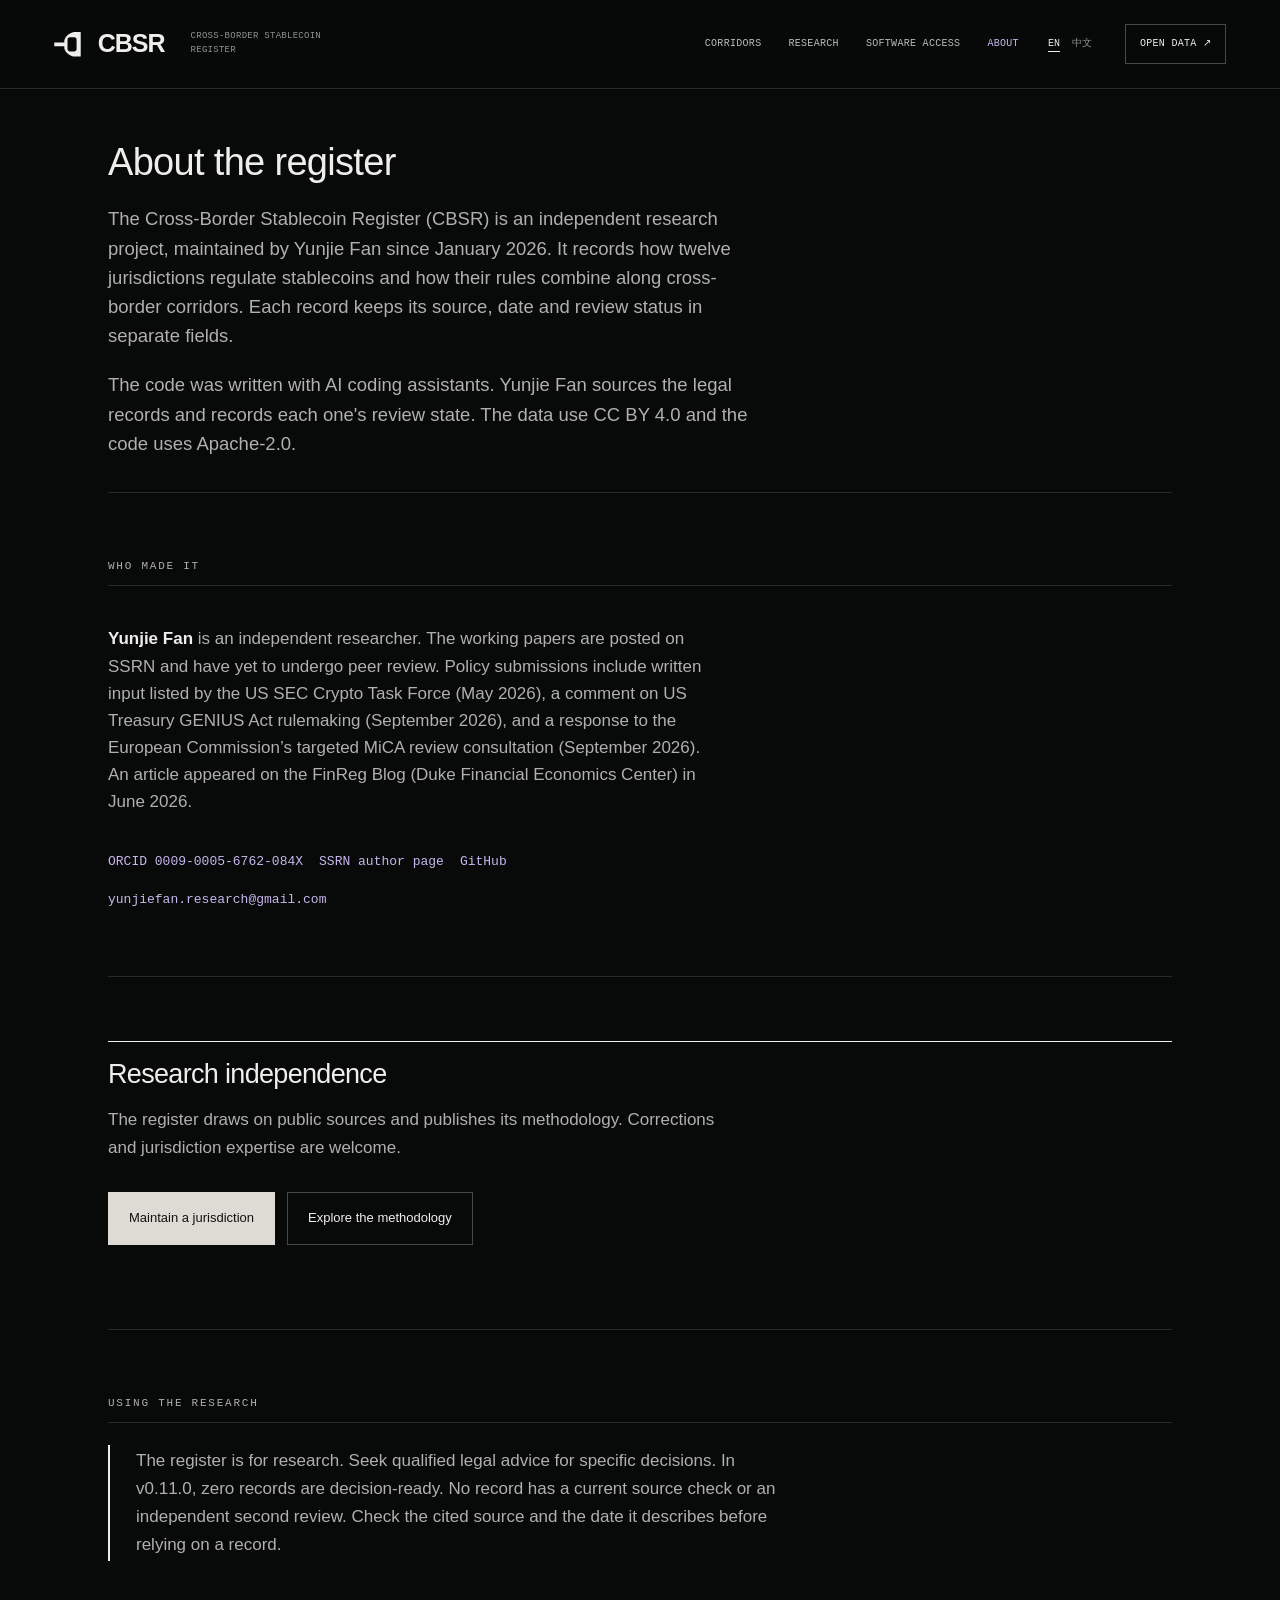
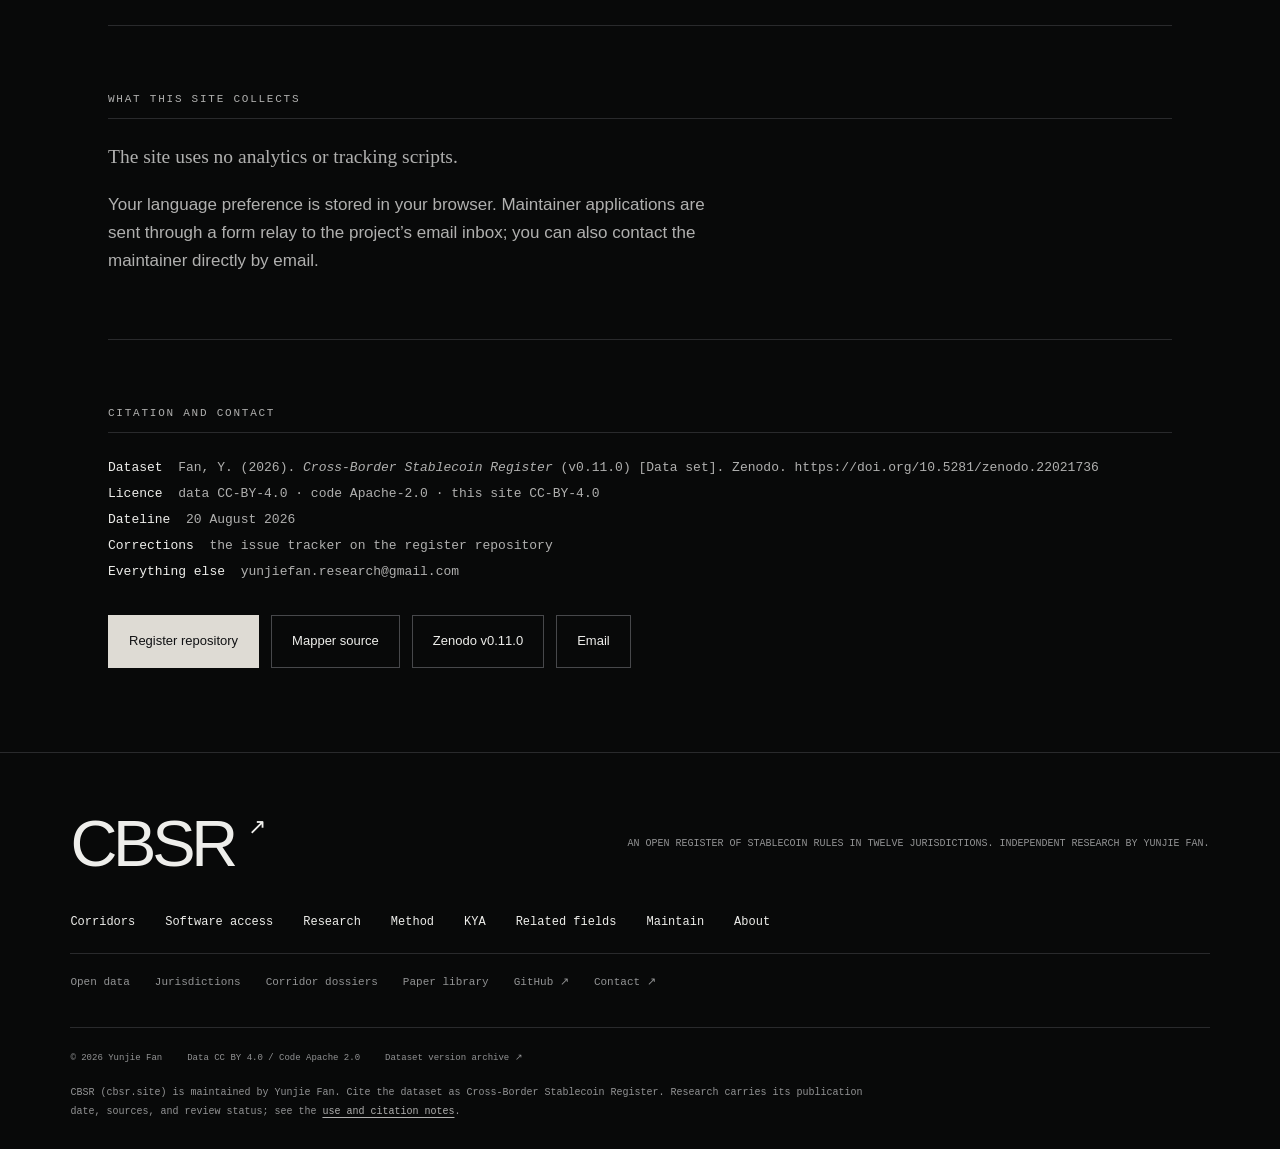
<file: about.html>
<!DOCTYPE html>
<html lang="en"
      data-title-en="About CBSR"
      data-title-zh="关于 CBSR">
<head>
<meta charset="utf-8">
<meta name="viewport" content="width=device-width, initial-scale=1">
<meta name="referrer" content="strict-origin-when-cross-origin">
<meta http-equiv="Content-Security-Policy" content="default-src 'self'; script-src 'self'; style-src 'self' 'unsafe-inline' https://fonts.googleapis.com; font-src https://fonts.gstatic.com; img-src 'self' data: https://www.bestpractices.dev; connect-src 'self' https://yunjiefanresearch-hub.github.io; form-action https://formsubmit.co; frame-ancestors 'none'; base-uri 'none'">
<title>About CBSR</title>
<meta name="description" content="Who maintains the Cross-Border Stablecoin Register, how it is made and how to rely on it." data-zh-content="跨境稳定币登记册由谁维护、如何制作，以及使用时应注意什么。">
<meta name="author" content="Yunjie Fan">
<meta name="theme-color" content="#080909">
<link rel="icon" href="favicon.svg" type="image/svg+xml">

<meta property="og:type" content="article">
<meta property="og:site_name" content="CBSR">
<meta property="og:title" content="About CBSR" data-zh-content="关于 CBSR">
<meta property="og:description" content="Who maintains the Cross-Border Stablecoin Register, how it is made and how to rely on it." data-zh-content="跨境稳定币登记册由谁维护、如何制作，以及使用时应注意什么。">
<meta property="og:url" content="__SITE_URL__about.html">
<meta property="og:image" content="__SITE_URL__og-card.png">
<meta property="og:image:type" content="image/png">
<meta property="og:image:width" content="1200">
<meta property="og:image:height" content="630">
<meta property="og:image:alt" content="CBSR: an open register of stablecoin rules in twelve jurisdictions" data-zh-content="CBSR：十二个法域稳定币规则的开放登记册">
<meta property="og:locale" content="en">
<meta property="og:locale:alternate" content="zh_CN">
<link rel="canonical" href="__SITE_URL__about.html">
<meta name="twitter:card" content="summary_large_image">
<meta name="twitter:title" content="About CBSR" data-zh-content="关于 CBSR">
<meta name="twitter:description" content="Who maintains the Cross-Border Stablecoin Register, how it is made and how to rely on it." data-zh-content="跨境稳定币登记册由谁维护、如何制作，以及使用时应注意什么。">
<meta name="twitter:image" content="__SITE_URL__og-card.png">

<link rel="stylesheet" href="assets/cbsr.css">
<link rel="stylesheet" href="assets/cbsr-brand.css">
<script src="assets/cbsr-live.js" defer></script>
</head>
<body>
<a class="skip" href="#main">Skip to content</a>

<header class="top">
  <div class="wrap">
    <div class="brand"><a href="index.html" aria-label="CBSR home"><span class="brand-mark" aria-hidden="true"><svg viewBox="0 0 100 93.88"><path fill="currentColor" fill-rule="evenodd" d="M75.51 1.02 L69.39 1.53 L69.39 2.55 L64.29 3.06 L64.29 4.08 L61.22 5.1 L58.16 7.14 L55.61 8.16 L52.55 11.22 L50 12.24 L46.94 16.33 L45.92 16.33 L43.88 20.41 L42.86 20.41 L40.82 25.51 L39.8 25.51 L39.29 30.61 L38.27 30.61 L38.27 39.29 L1.02 39.29 L1.02 53.06 L38.27 53.06 L38.27 62.24 L39.29 62.24 L39.8 67.35 L40.82 67.35 L42.86 72.45 L43.88 72.45 L45.92 76.53 L46.94 76.53 L50 80.61 L52.55 81.63 L55.61 84.69 L58.16 85.71 L61.22 87.76 L64.29 88.78 L64.29 89.8 L69.39 90.31 L69.39 91.33 L75.51 91.84 L98.98 91.84 L98.98 1.02 Z M75.51 20.41 L79.59 21.43 L82.65 24.49 L83.67 28.57 L83.67 64.29 L82.65 68.37 L79.59 71.43 L75.51 72.45 L58.16 72.45 L54.08 71.43 L51.02 68.37 L50 64.29 L50 28.57 L51.02 24.49 L54.08 21.43 L58.16 20.41 Z"/></svg></span><b>CBSR</b></a><span data-zh="跨境稳定币登记册">Cross-Border Stablecoin Register</span></div>
    <nav class="nav" aria-label="Main navigation" data-zh-aria-label="主导航">
      <a href="corridors.html" data-zh="通道研究">Corridors</a>
      <a href="research.html" data-zh="研究与政策">Research</a>
      <a href="agents.html" data-zh="软件查询">Software access</a>
      <a href="about.html" data-zh="关于">About</a>
      <span class="langtog" id="langtog" role="group" aria-label="Language"><button type="button" data-lang="en">EN</button><button type="button" data-lang="zh">中文</button></span>
      <a class="openreg" href="data/" data-zh="开放数据 ↗">Open data ↗</a>
    </nav>
  </div>
</header>

<main id="main" class="wrap">

  <section class="masthead">
    <h1 data-zh="关于登记册">About the register</h1>
    <p class="lede" data-zh="跨境稳定币登记册（CBSR）是由 范韵婕 自 2026 年 1 月起维护的独立研究项目。它记录十二个法域如何监管稳定币，以及这些规则在跨境通道上如何叠加。每条记录的来源、日期和审核状态分字段记录。">The Cross-Border Stablecoin Register (CBSR) is an independent research project, maintained by Yunjie Fan since January 2026. It records how twelve jurisdictions regulate stablecoins and how their rules combine along cross-border corridors. Each record keeps its source, date and review status in separate fields.</p>
    <p class="lede" data-zh="代码借助 AI 编程助手编写。法律记录由 范韵婕 查找来源，并逐条记录审核状态。数据以 CC BY 4.0、代码以 Apache-2.0 开放。">The code was written with AI coding assistants. Yunjie Fan sources the legal records and records each one's review state. The data use CC BY 4.0 and the code uses Apache-2.0.</p>
  </section>

  <hr class="rule">

  <!-- WHO -->
  <section id="who">
    <p class="kick" data-zh="谁做的">who made it</p>
    <div class="about">
      <p class="who" data-zh="&lt;b&gt;范韵婕&lt;/b&gt;是独立研究者。工作论文已发布在 SSRN，均尚未经过同行评审。政策提交包括 2026 年 5 月被美国 SEC 加密资产工作组列入的书面意见、2026 年 9 月就美国财政部 GENIUS 法案规则制定提交的评论、同月对欧盟委员会 MiCA 评估定向征询的回复。2026 年 6 月在 FinReg Blog（杜克大学金融经济中心）发表一篇文章。"><b>Yunjie Fan</b> is an independent researcher. The working papers are posted on SSRN and have yet to undergo peer review. Policy submissions include written input listed by the US SEC Crypto Task Force (May 2026), a comment on US Treasury GENIUS Act rulemaking (September 2026), and a response to the European Commission’s targeted MiCA review consultation (September 2026). An article appeared on the FinReg Blog (Duke Financial Economics Center) in June 2026.</p>
      <div class="idlinks">
        <a href="https://orcid.org/0009-0005-6762-084X" target="_blank" rel="noopener">ORCID 0009-0005-6762-084X</a>
        <a href="https://papers.ssrn.com/sol3/cf_dev/AbsByAuth.cfm?per_id=11463068" target="_blank" rel="noopener">SSRN author page</a>
        <a href="https://github.com/yunjiefanresearch-hub" target="_blank" rel="noopener">GitHub</a>
        <a href="mailto:yunjiefan.research@gmail.com">yunjiefan.research@gmail.com</a>
      </div>
    </div>
  </section>

  <hr class="rule">

  <!-- INDEPENDENCE -->
  <section id="independence">
    <h2 class="h-sec" data-zh="研究独立性">Research independence</h2>
    <p class="body" data-zh="登记册以公开来源和方法为依据。欢迎提供更正和法域专长。">The register draws on public sources and publishes its methodology. Corrections and jurisdiction expertise are welcome.</p>
    <div class="cta">
      <a class="btn pri" href="maintain.html" data-zh="维护一个法域">Maintain a jurisdiction</a>
      <a class="btn" href="method.html" data-zh="了解研究方法">Explore the methodology</a>
    </div>
  </section>

  <hr class="rule">

  <!-- RELIANCE -->
  <section id="reliance">
    <p class="kick" data-zh="使用研究资料">using the research</p>
    <div class="status">
      <p class="body" data-zh="登记册供研究使用，具体决策应寻求专业法律意见。v0.11.0 中没有记录可以据以决策。没有记录通过时效有效的来源核查，也没有记录经过独立的第二次审核。使用记录前请核对所引来源及其所述日期。">The register is for research. Seek qualified legal advice for specific decisions. In v0.11.0, zero records are decision-ready. No record has a current source check or an independent second review. Check the cited source and the date it describes before relying on a record.</p>
    </div>
  </section>

  <hr class="rule">

  <!-- PRIVACY -->
  <section id="privacy">
    <p class="kick" data-zh="这个站点收集什么">what this site collects</p>
    <p class="lead" data-zh="本站不使用分析或追踪脚本。">The site uses no analytics or tracking scripts.</p>
    <p class="body" data-zh="语言偏好保存在你的浏览器中。维护者申请通过表单转发服务发送至项目邮箱；也可直接通过邮件联系维护者。">Your language preference is stored in your browser. Maintainer applications are sent through a form relay to the project’s email inbox; you can also contact the maintainer directly by email.</p>
  </section>

  <hr class="rule">

  <!-- CITE + CONTACT -->
  <section id="cite">
    <p class="kick" data-zh="引用与联系">citation and contact</p>
    <p class="kv" data-zh="<b>数据集</b> &nbsp;Fan, Y. (2026). <i>Cross-Border Stablecoin Register</i> (<span data-live=&quot;version&quot; data-live-prefix=&quot;v&quot;>v0.11.0</span>) [数据集]. Zenodo. https://doi.org/10.5281/zenodo.22021736<br><b>许可</b> &nbsp;数据 CC-BY-4.0 · 代码 Apache-2.0 · 本站页面 CC-BY-4.0<br><b>数据截止日</b> &nbsp;<span data-live=&quot;as_of&quot; data-live-format=&quot;date&quot;>20 August 2026</span><br><b>更正</b> &nbsp;走登记册仓库的 issue tracker<br><b>其他一切</b> &nbsp;yunjiefan.research@gmail.com"><b>Dataset</b> &nbsp;Fan, Y. (2026). <i>Cross-Border Stablecoin Register</i> (<span data-live="version" data-live-prefix="v">v0.11.0</span>) [Data set]. Zenodo. https://doi.org/10.5281/zenodo.22021736<br><b>Licence</b> &nbsp;data CC-BY-4.0 · code Apache-2.0 · this site CC-BY-4.0<br><b>Dateline</b> &nbsp;<span data-live="as_of" data-live-format="date">20 August 2026</span><br><b>Corrections</b> &nbsp;the issue tracker on the register repository<br><b>Everything else</b> &nbsp;yunjiefan.research@gmail.com</p>
    <div class="cta">
      <a class="btn pri" href="https://github.com/yunjiefanresearch-hub/cross-border-stablecoin-register" target="_blank" rel="noopener" data-zh="登记册源码">Register repository</a>
      <a class="btn" href="https://github.com/yunjiefanresearch-hub/cbsr-mapper" target="_blank" rel="noopener" data-zh="地图源码">Mapper source</a>
      <a class="btn" href="https://doi.org/10.5281/zenodo.22021736" target="_blank" rel="noopener" data-zh="Zenodo v0.11.0 版本">Zenodo v0.11.0</a>
      <a class="btn" href="mailto:yunjiefan.research@gmail.com?subject=CBSR" data-zh="发邮件">Email</a>
    </div>
  </section>

</main>

<footer><div class="wrap">
  <div class="footer-top"><a class="footer-wordmark" href="index.html">CBSR<span aria-hidden="true">↗</span></a><p data-zh="十二个法域稳定币规则的开放登记册。范韵婕 的独立研究。">An open register of stablecoin rules in twelve jurisdictions. Independent research by Yunjie Fan.</p></div>
  <nav class="footnav" aria-label="Explore CBSR" data-zh-aria-label="探索 CBSR"><a href="corridors.html" data-zh="通道研究">Corridors</a><a href="agents.html" data-zh="软件查询">Software access</a><a href="research.html" data-zh="研究与政策">Research</a><a href="method.html" data-zh="研究方法">Method</a><a href="kya.html">KYA</a><a href="standards.html" data-zh="相关领域">Related fields</a><a href="maintain.html" data-zh="参与维护">Maintain</a><a href="about.html" data-zh="关于 CBSR">About</a></nav>
  <nav class="evidence-nav" aria-label="Evidence directories" data-zh-aria-label="证据目录"><a href="data/" data-zh="开放数据">Open data</a><a href="jurisdictions/" data-zh="法域证据">Jurisdictions</a><a href="corridors/" data-zh="通道档案">Corridor dossiers</a><a href="research/" data-zh="论文资料">Paper library</a><a href="https://github.com/yunjiefanresearch-hub/cbsr.io">GitHub ↗</a><a href="mailto:yunjiefan.research@gmail.com" data-zh="联系">Contact ↗</a></nav>
  <div class="footer-meta"><span>© 2026 Yunjie Fan</span><span data-zh="数据 CC BY 4.0 / 代码 Apache 2.0">Data CC BY 4.0 / Code Apache 2.0</span><a href="https://doi.org/10.5281/zenodo.20730358" data-zh="数据集版本档案 ↗">Dataset version archive ↗</a></div>
  <p class="footer-note" data-zh="CBSR（cbsr.site）由 范韵婕 维护。Cross-Border Stablecoin Register 为数据集正式引用名。研究资料保留其发布日期、来源与复核状态；具体使用请参阅<a href=&quot;/about.html#reliance&quot;>使用说明</a>。">CBSR (cbsr.site) is maintained by Yunjie Fan. Cite the dataset as Cross-Border Stablecoin Register. Research carries its publication date, sources, and review status; see the <a href="about.html#reliance">use and citation notes</a>.</p>
</div></footer>

<script src="assets/cbsr.js"></script>
</body>
</html>
</file>
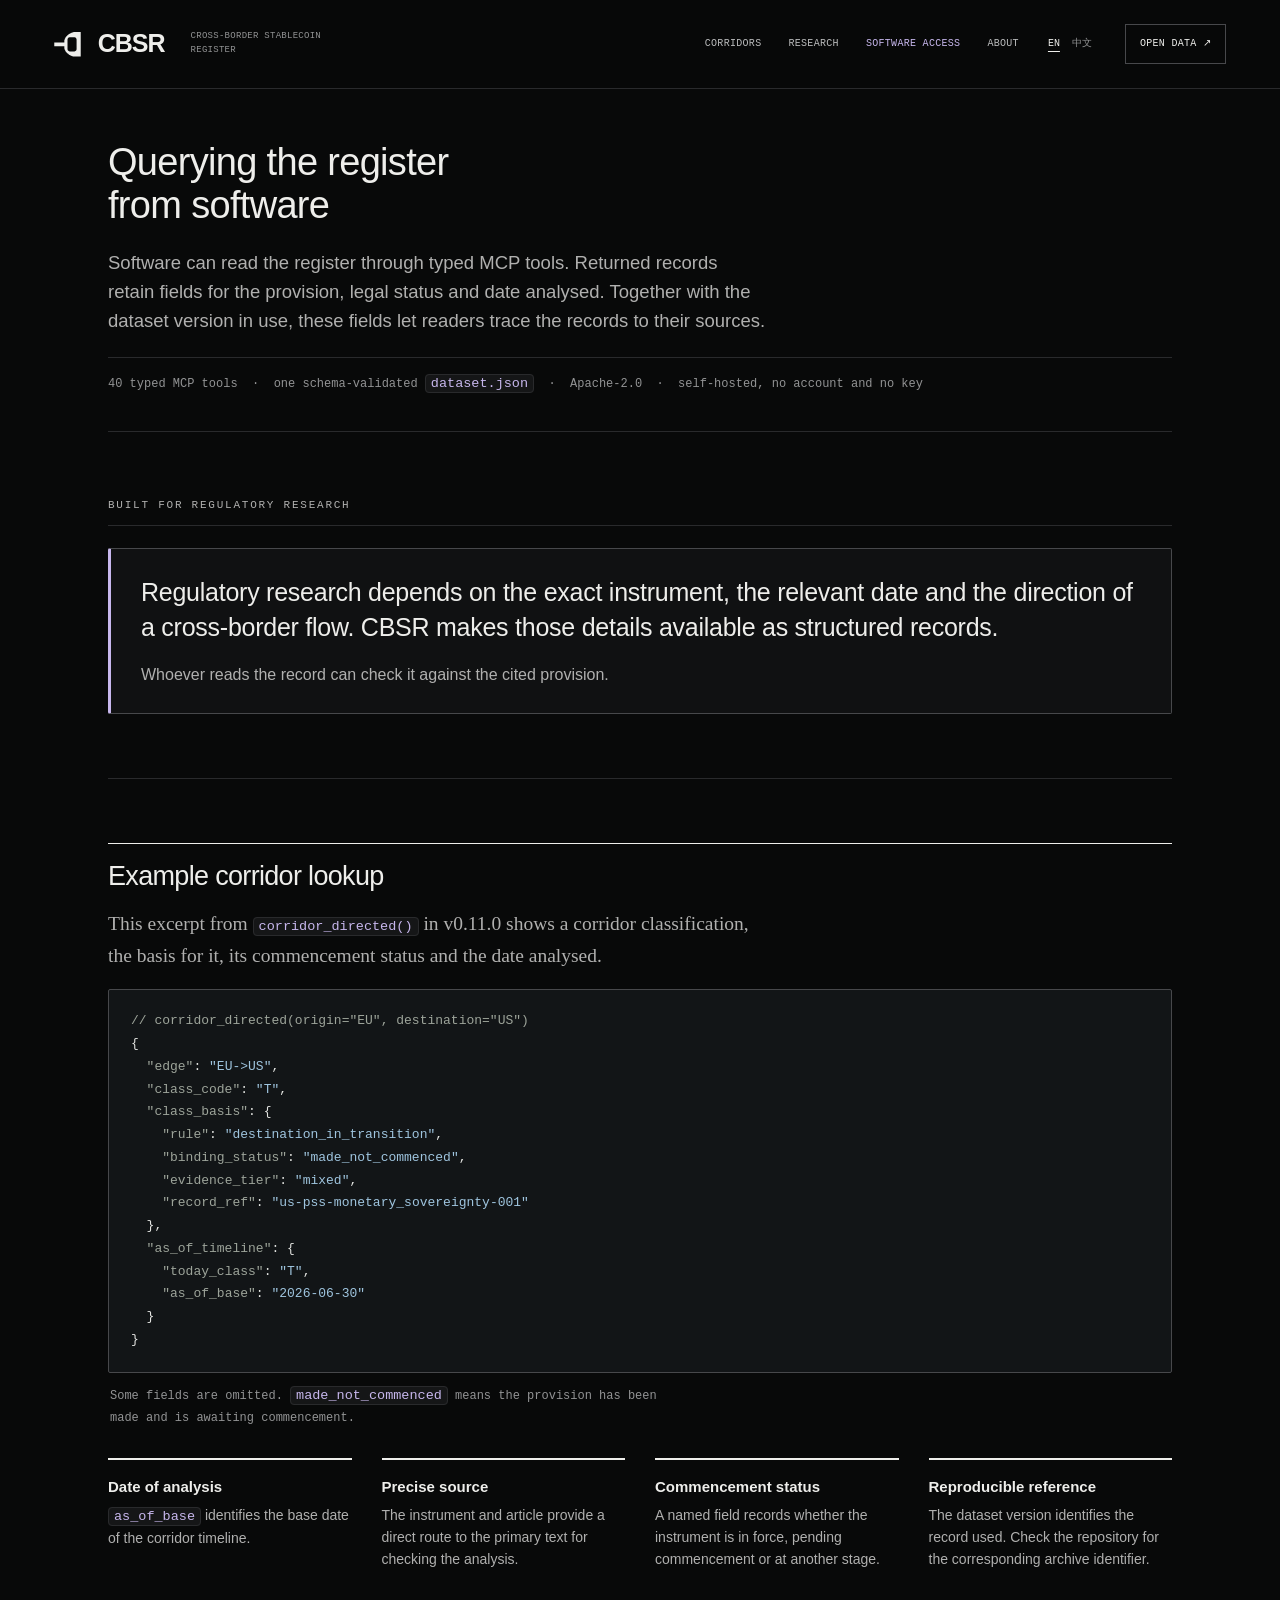
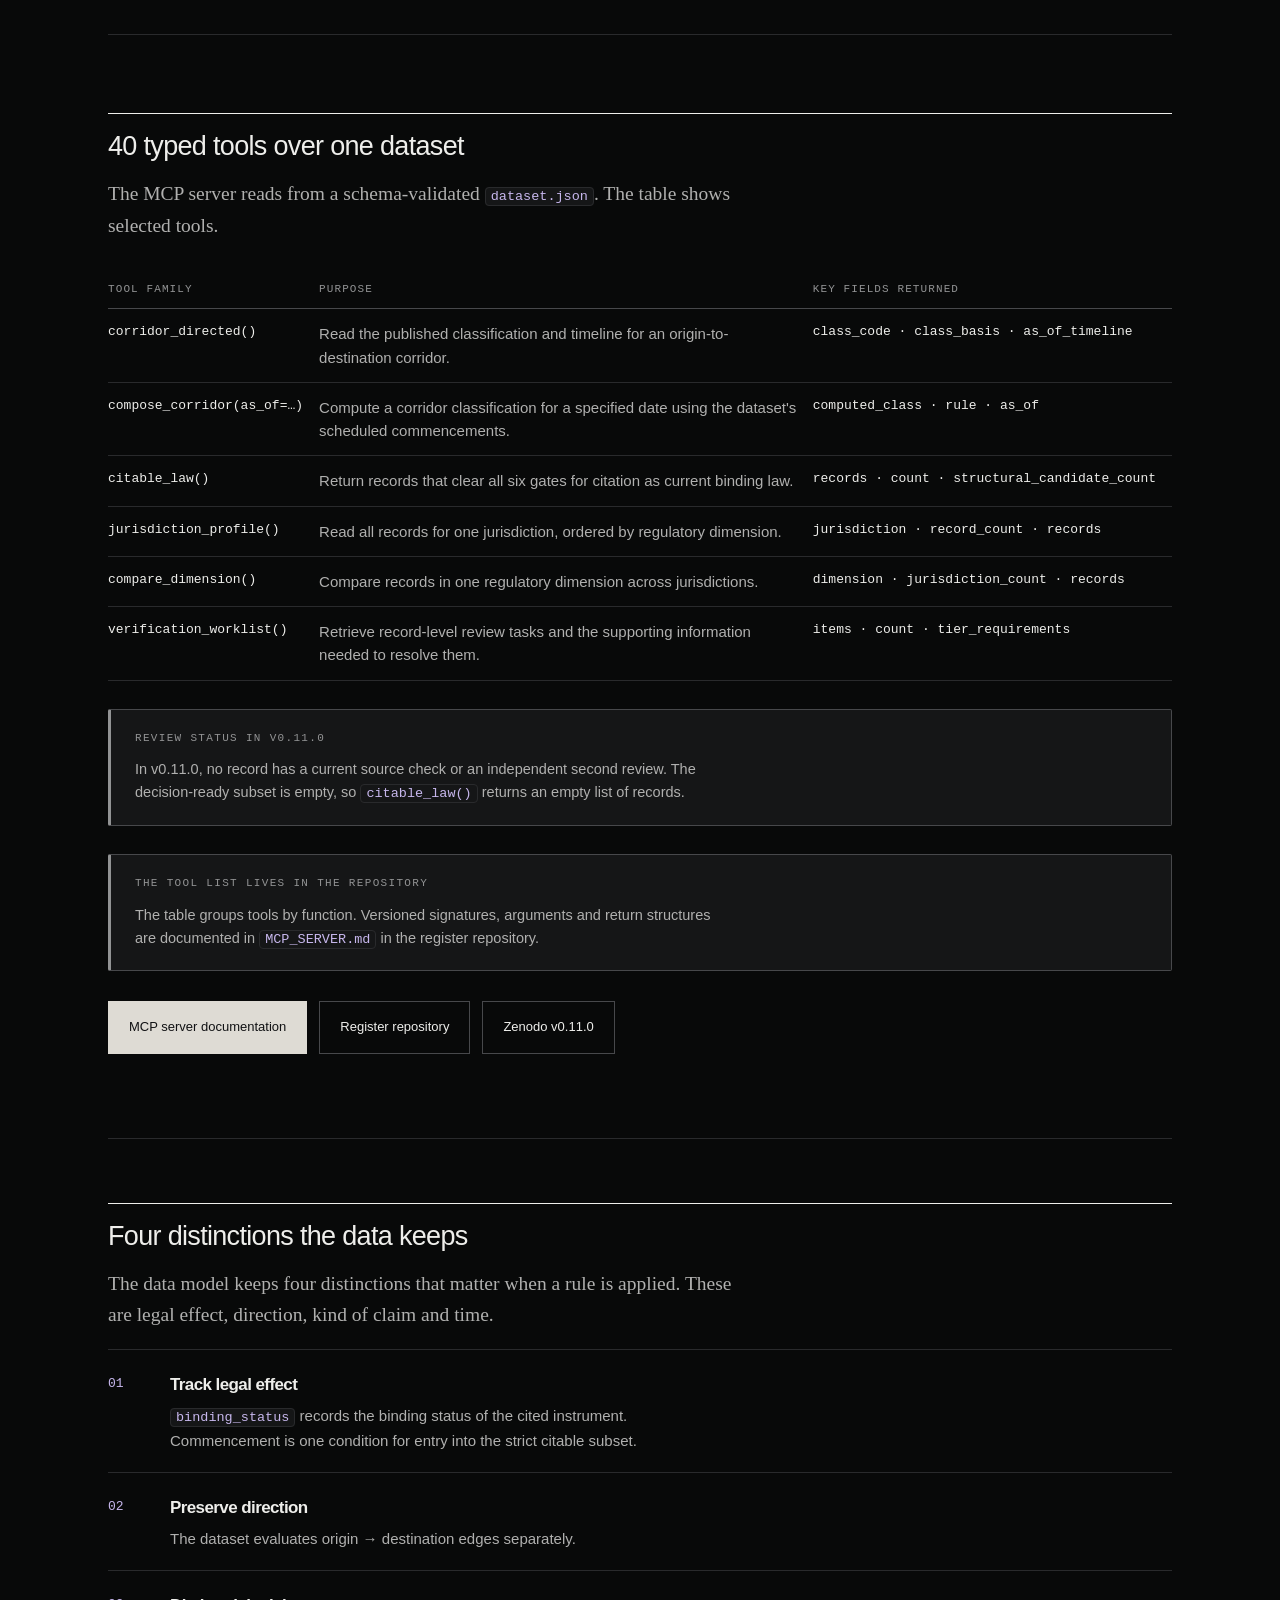
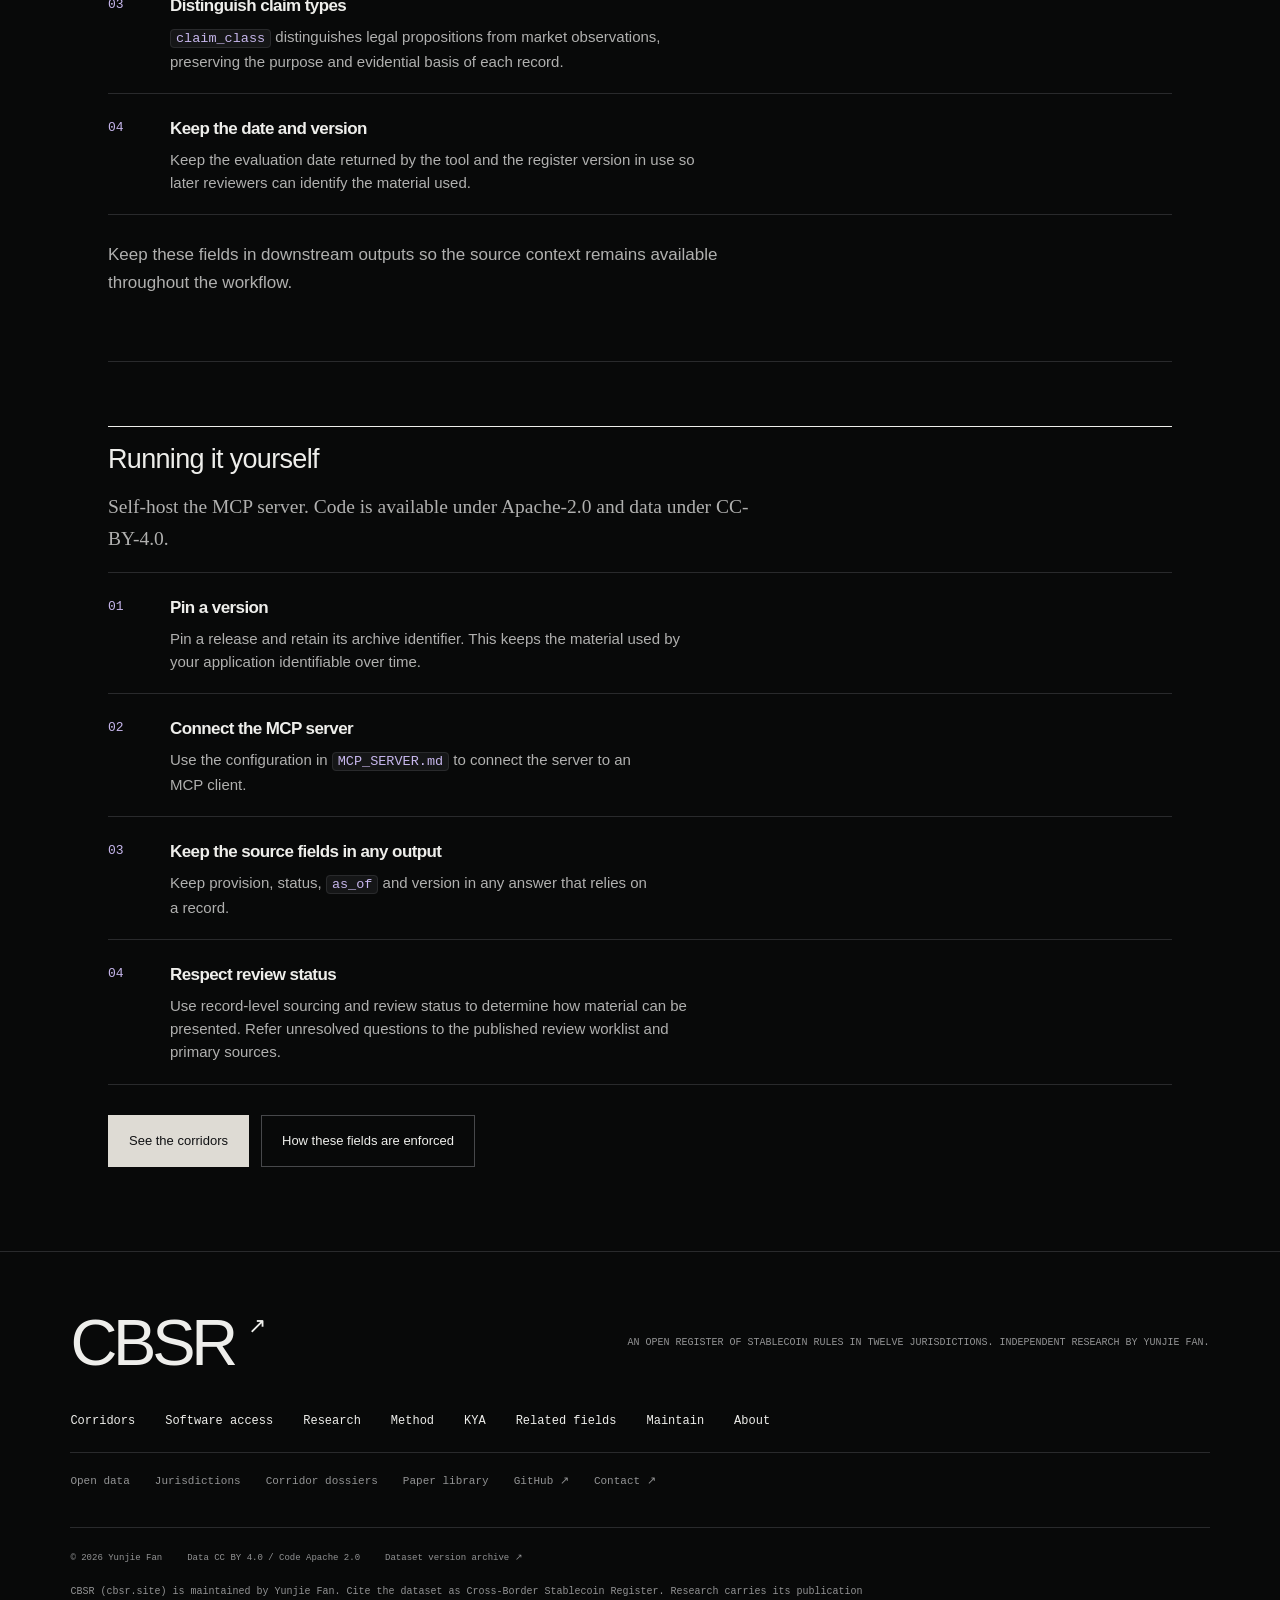
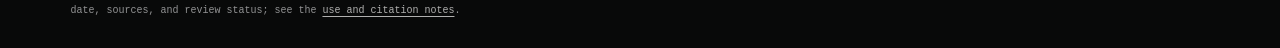
<file: agents.html>
<!DOCTYPE html>
<html lang="en"
      data-title-en="Querying the register from software (MCP) | CBSR"
      data-title-zh="用软件查询登记册（MCP）| CBSR">
<head>
<meta charset="utf-8">
<meta name="viewport" content="width=device-width, initial-scale=1">
<meta name="referrer" content="strict-origin-when-cross-origin">
<meta http-equiv="Content-Security-Policy" content="default-src 'self'; script-src 'self'; style-src 'self' 'unsafe-inline' https://fonts.googleapis.com; font-src https://fonts.gstatic.com; img-src 'self' data: https://www.bestpractices.dev; connect-src 'self' https://yunjiefanresearch-hub.github.io; form-action https://formsubmit.co; frame-ancestors 'none'; base-uri 'none'">
<title>Querying the register from software (MCP) | CBSR</title>
<meta name="description" content="Query the Cross-Border Stablecoin Register through 40 typed MCP tools backed by one schema-validated dataset. The register keeps source, date and review status in separate fields." data-zh-content="通过基于同一个经模式校验的数据集的 40 个带类型 MCP 工具查询跨境稳定币登记册。登记册将来源、日期和审核状态分字段记录。">
<meta name="author" content="Yunjie Fan">
<meta name="theme-color" content="#080909">
<link rel="icon" href="favicon.svg" type="image/svg+xml">

<meta property="og:type" content="article">
<meta property="og:site_name" content="CBSR">
<meta property="og:title" content="Querying the register from software (MCP) | CBSR" data-zh-content="用软件查询登记册（MCP）| CBSR">
<meta property="og:description" content="Query the Cross-Border Stablecoin Register through 40 typed MCP tools backed by one schema-validated dataset. The register keeps source, date and review status in separate fields." data-zh-content="通过基于同一个经模式校验的数据集的 40 个带类型 MCP 工具查询跨境稳定币登记册。登记册将来源、日期和审核状态分字段记录。">
<meta property="og:url" content="__SITE_URL__agents.html">
<meta property="og:image" content="__SITE_URL__og-card.png">
<meta property="og:image:type" content="image/png">
<meta property="og:image:width" content="1200">
<meta property="og:image:height" content="630">
<meta property="og:image:alt" content="CBSR: an open register of stablecoin rules in twelve jurisdictions" data-zh-content="CBSR：十二个法域稳定币规则的开放登记册">
<meta property="og:locale" content="en">
<meta property="og:locale:alternate" content="zh_CN">
<link rel="canonical" href="__SITE_URL__agents.html">
<meta name="twitter:card" content="summary_large_image">
<meta name="twitter:title" content="Querying the register from software (MCP) | CBSR" data-zh-content="用软件查询登记册（MCP）| CBSR">
<meta name="twitter:description" content="Query the Cross-Border Stablecoin Register through 40 typed MCP tools backed by one schema-validated dataset. The register keeps source, date and review status in separate fields." data-zh-content="通过基于同一个经模式校验的数据集的 40 个带类型 MCP 工具查询跨境稳定币登记册。登记册将来源、日期和审核状态分字段记录。">
<meta name="twitter:image" content="__SITE_URL__og-card.png">

<link rel="stylesheet" href="assets/cbsr.css">
<link rel="stylesheet" href="assets/cbsr-brand.css">
<script src="assets/cbsr-live.js" defer></script>
</head>
<body>
<a class="skip" href="#main">Skip to content</a>

<header class="top">
  <div class="wrap">
    <div class="brand"><a href="index.html" aria-label="CBSR home"><span class="brand-mark" aria-hidden="true"><svg viewBox="0 0 100 93.88"><path fill="currentColor" fill-rule="evenodd" d="M75.51 1.02 L69.39 1.53 L69.39 2.55 L64.29 3.06 L64.29 4.08 L61.22 5.1 L58.16 7.14 L55.61 8.16 L52.55 11.22 L50 12.24 L46.94 16.33 L45.92 16.33 L43.88 20.41 L42.86 20.41 L40.82 25.51 L39.8 25.51 L39.29 30.61 L38.27 30.61 L38.27 39.29 L1.02 39.29 L1.02 53.06 L38.27 53.06 L38.27 62.24 L39.29 62.24 L39.8 67.35 L40.82 67.35 L42.86 72.45 L43.88 72.45 L45.92 76.53 L46.94 76.53 L50 80.61 L52.55 81.63 L55.61 84.69 L58.16 85.71 L61.22 87.76 L64.29 88.78 L64.29 89.8 L69.39 90.31 L69.39 91.33 L75.51 91.84 L98.98 91.84 L98.98 1.02 Z M75.51 20.41 L79.59 21.43 L82.65 24.49 L83.67 28.57 L83.67 64.29 L82.65 68.37 L79.59 71.43 L75.51 72.45 L58.16 72.45 L54.08 71.43 L51.02 68.37 L50 64.29 L50 28.57 L51.02 24.49 L54.08 21.43 L58.16 20.41 Z"/></svg></span><b>CBSR</b></a><span data-zh="跨境稳定币登记册">Cross-Border Stablecoin Register</span></div>
    <nav class="nav" aria-label="Main navigation" data-zh-aria-label="主导航">
      <a href="corridors.html" data-zh="通道研究">Corridors</a>
      <a href="research.html" data-zh="研究与政策">Research</a>
      <a href="agents.html" data-zh="软件查询">Software access</a>
      <a href="about.html" data-zh="关于">About</a>
      <span class="langtog" id="langtog" role="group" aria-label="Language"><button type="button" data-lang="en">EN</button><button type="button" data-lang="zh">中文</button></span>
      <a class="openreg" href="data/" data-zh="开放数据 ↗">Open data ↗</a>
    </nav>
  </div>
</header>

<main id="main" class="wrap">

  <section class="masthead">
    <h1 data-zh="用软件查询登记册">Querying the register from software</h1>
    <p class="lede" data-zh="软件可以通过带类型的 MCP 工具读取登记册。查询结果中的记录保留条文、法律状态和分析日期等字段。结合所用的数据集版本，读者可以据此追溯来源。">Software can read the register through typed MCP tools. Returned records retain fields for the provision, legal status and date analysed. Together with the dataset version in use, these fields let readers trace the records to their sources.</p>
    <p class="mast-meta" data-zh="<span data-live=&quot;mcp_tool_count&quot;>40</span> 个类型化 MCP 工具 &nbsp;·&nbsp; 一个 schema 校验过的 <span class=&quot;gk&quot;>dataset.json</span> &nbsp;·&nbsp; Apache-2.0 &nbsp;·&nbsp; 自行部署，无需账号或密钥"><span data-live="mcp_tool_count">40</span> typed MCP tools &nbsp;·&nbsp; one schema-validated <span class="gk">dataset.json</span> &nbsp;·&nbsp; Apache-2.0 &nbsp;·&nbsp; self-hosted, no account and no key</p>
  </section>

  <hr class="rule">

  <!-- THE THESIS -->
  <section id="thesis">
    <p class="kick" data-zh="面向监管研究">built for regulatory research</p>
    <div class="thesis">
      <p class="big" data-zh="监管研究取决于具体文书、适用日期与跨境流向。CBSR 将这些信息整理为结构化记录。">Regulatory research depends on the exact instrument, the relevant date and the direction of a cross-border flow. CBSR makes those details available as structured records.</p>
      <p class="sub" data-zh="读到记录的人可以对照所引条文核对。">Whoever reads the record can check it against the cited provision.</p>
    </div>
  </section>

  <hr class="rule">

  <!-- THE ENVELOPE -->
  <section id="envelope">
    <h2 class="h-sec" data-zh="通道查询示例">Example corridor lookup</h2>
    <p class="lead" data-zh="以下摘录自 v0.11.0 的 &lt;code class=&quot;tok&quot;&gt;corridor_directed()&lt;/code&gt; 返回结果，展示通道分类及其依据、施行状态和分析日期。">This excerpt from <code class="tok">corridor_directed()</code> in v0.11.0 shows a corridor classification, the basis for it, its commencement status and the date analysed.</p>

    <pre class="env" aria-label="An example corridor response from the MCP server"><span class="c">// corridor_directed(origin="EU", destination="US")</span>
{
  <span class="k">"edge"</span>: <span class="s">"EU-&gt;US"</span>,
  <span class="k">"class_code"</span>: <span class="s">"T"</span>,
  <span class="k">"class_basis"</span>: {
    <span class="k">"rule"</span>: <span class="s">"destination_in_transition"</span>,
    <span class="k">"binding_status"</span>: <span class="s">"made_not_commenced"</span>,
    <span class="k">"evidence_tier"</span>: <span class="s">"mixed"</span>,
    <span class="k">"record_ref"</span>: <span class="s">"us-pss-monetary_sovereignty-001"</span>
  },
  <span class="k">"as_of_timeline"</span>: {
    <span class="k">"today_class"</span>: <span class="s">"T"</span>,
    <span class="k">"as_of_base"</span>: <span class="s">"2026-06-30"</span>
  }
}</pre>
    <p class="envcap" data-zh="部分字段已省略。&lt;code class=&quot;tok&quot;&gt;made_not_commenced&lt;/code&gt; 表示相关规定已经制定，尚未施行。">Some fields are omitted. <code class="tok">made_not_commenced</code> means the provision has been made and is awaiting commencement.</p>

    <div class="uses">
      <div class="use"><p class="ut" data-zh="分析日期">Date of analysis</p><p class="ud" data-zh="&lt;code class=&quot;tok&quot;&gt;as_of_base&lt;/code&gt; 标识通道时间线所采用的基准日期。"><code class="tok">as_of_base</code> identifies the base date of the corridor timeline.</p></div>
      <div class="use"><p class="ut" data-zh="精确来源">Precise source</p><p class="ud" data-zh="法律文书与具体条款提供核对一手原文的直接路径。">The instrument and article provide a direct route to the primary text for checking the analysis.</p></div>
      <div class="use"><p class="ut" data-zh="施行状态">Commencement status</p><p class="ud" data-zh="独立字段记录文书已经生效、等待施行或处于其他阶段。">A named field records whether the instrument is in force, pending commencement or at another stage.</p></div>
      <div class="use"><p class="ut" data-zh="可复现的引用">Reproducible reference</p><p class="ud" data-zh="数据集版本标识所使用的记录；相应存档标识符见仓库。">The dataset version identifies the record used. Check the repository for the corresponding archive identifier.</p></div>
    </div>
  </section>

  <hr class="rule">

  <!-- THE TOOLS -->
  <section id="tools">
    <p class="kick" data-zh="MCP 界面"></p>
    <h2 class="h-sec" data-zh="基于同一个数据集的 <span data-live=&quot;mcp_tool_count&quot;>40</span> 个带类型工具"><span data-live="mcp_tool_count">40</span> typed tools over one dataset</h2>
    <p class="lead" data-zh="MCP 服务器从通过模式校验的 &lt;code class=&quot;gk&quot;&gt;dataset.json&lt;/code&gt; 读取数据。下表列出常用工具。">The MCP server reads from a schema-validated <code class="gk">dataset.json</code>. The table shows selected tools.</p>
    <div class="tbl-scroll">
      <table class="tbl">
        <thead>
          <tr>
            <th data-zh="工具族">Tool family</th>
            <th data-zh="用途">Purpose</th>
            <th data-zh="返回的关键字段">Key fields returned</th>
          </tr>
        </thead>
        <tbody>
          <tr>
            <td class="mono">corridor_directed()</td>
            <td data-zh="查阅起点至目的地通道的已发布分类及时间线。">Read the published classification and timeline for an origin-to-destination corridor.</td>
            <td class="mono">class_code · class_basis · as_of_timeline</td>
          </tr>
          <tr>
            <td class="mono">compose_corridor(as_of=…)</td>
            <td data-zh="应用数据集记录的法律施行安排，计算指定日期的通道分类。">Compute a corridor classification for a specified date using the dataset's scheduled commencements.</td>
            <td class="mono">computed_class · rule · as_of</td>
          </tr>
          <tr>
            <td class="mono">citable_law()</td>
            <td data-zh="返回通过全部六项核查、可作为现行约束性法律引用的记录。">Return records that clear all six gates for citation as current binding law.</td>
            <td class="mono">records · count · structural_candidate_count</td>
          </tr>
          <tr>
            <td class="mono">jurisdiction_profile()</td>
            <td data-zh="按监管维度查阅一个法域的全部记录。">Read all records for one jurisdiction, ordered by regulatory dimension.</td>
            <td class="mono">jurisdiction · record_count · records</td>
          </tr>
          <tr>
            <td class="mono">compare_dimension()</td>
            <td data-zh="对照各法域在同一个监管维度下的记录。">Compare records in one regulatory dimension across jurisdictions.</td>
            <td class="mono">dimension · jurisdiction_count · records</td>
          </tr>
          <tr>
            <td class="mono">verification_worklist()</td>
            <td data-zh="获取逐条复核任务及完成复核所需的支撑信息。">Retrieve record-level review tasks and the supporting information needed to resolve them.</td>
            <td class="mono">items · count · tier_requirements</td>
          </tr>
        </tbody>
      </table>
    </div>
    <div class="note-box">
      <p class="nh" data-zh="v0.11.0 的审核状态">Review status in v0.11.0</p>
      <p data-zh="在 v0.11.0 中，没有记录通过时效有效的来源核查，也没有记录经过独立的第二次审核。可据以决策的子集为空，&lt;code class=&quot;tok&quot;&gt;citable_law()&lt;/code&gt; 返回的记录列表为空。">In v0.11.0, no record has a current source check or an independent second review. The decision-ready subset is empty, so <code class="tok">citable_law()</code> returns an empty list of records.</p>
    </div>
    <div class="note-box">
      <p class="nh" data-zh="工具清单以仓库为准">the tool list lives in the repository</p>
      <p data-zh="上表按功能对工具分组。各版本的签名、参数与返回结构见登记册仓库中的 &lt;span class=&quot;gk&quot;&gt;MCP_SERVER.md&lt;/span&gt;。">The table groups tools by function. Versioned signatures, arguments and return structures are documented in <span class="gk">MCP_SERVER.md</span> in the register repository.</p>
    </div>
    <div class="cta">
      <a class="btn pri" href="https://github.com/yunjiefanresearch-hub/cross-border-stablecoin-register/blob/main/MCP_SERVER.md" target="_blank" rel="noopener" data-zh="MCP server 文档">MCP server documentation</a>
      <a class="btn" href="https://github.com/yunjiefanresearch-hub/cross-border-stablecoin-register" target="_blank" rel="noopener" data-zh="登记册源码">Register repository</a>
      <a class="btn" href="https://doi.org/10.5281/zenodo.22021736" target="_blank" rel="noopener" data-zh="Zenodo v0.11.0 版本">Zenodo v0.11.0</a>
    </div>
  </section>

  <hr class="rule">

  <!-- FOUR FAILURES -->
  <section id="failures">
    <h2 class="h-sec" data-zh="数据保留的四个区分">Four distinctions the data keeps</h2>
    <p class="lead" data-zh="数据模型保留适用规则时要紧的四个区分：法律效力、方向、主张类型和时间。">The data model keeps four distinctions that matter when a rule is applied. These are legal effect, direction, kind of claim and time.</p>
    <div class="layers">
      <div class="layer"><div class="ix">01</div><div>
        <h3 data-zh="记录法律效力">Track legal effect</h3>
        <p data-zh="&lt;code class=&quot;tok&quot;&gt;binding_status&lt;/code&gt; 记录所引文书的约束状态。施行是进入严格可引用子集的条件之一。"><code class="tok">binding_status</code> records the binding status of the cited instrument. Commencement is one condition for entry into the strict citable subset.</p></div></div>
      <div class="layer"><div class="ix">02</div><div>
        <h3 data-zh="保留通道方向">Preserve direction</h3>
        <p data-zh="数据集分别评估起点 → 目的地的有向边。">The dataset evaluates origin → destination edges separately.</p></div></div>
      <div class="layer"><div class="ix">03</div><div>
        <h3 data-zh="区分主张类型">Distinguish claim types</h3>
        <p data-zh="&lt;code class=&quot;tok&quot;&gt;claim_class&lt;/code&gt; 区分法律命题与市场观察，保留每条记录的用途和证据基础。"><code class="tok">claim_class</code> distinguishes legal propositions from market observations, preserving the purpose and evidential basis of each record.</p></div></div>
      <div class="layer"><div class="ix">04</div><div>
        <h3 data-zh="保留日期与版本">Keep the date and version</h3>
        <p data-zh="保留工具返回的评估日期和所用登记册版本，便于后续复核者定位当时使用的材料。">Keep the evaluation date returned by the tool and the register version in use so later reviewers can identify the material used.</p></div></div>
    </div>
    <p class="body" style="margin-top:26px" data-zh="在下游输出中保留这些字段，让来源上下文贯穿整个工作流。">Keep these fields in downstream outputs so the source context remains available throughout the workflow.</p>
  </section>

  <hr class="rule">

  <!-- WIRING IT UP -->
  <section id="wire">
    <h2 class="h-sec" data-zh="自行部署">Running it yourself</h2>
    <p class="lead" data-zh="自行部署 MCP server。代码采用 Apache-2.0，数据采用 CC-BY-4.0。">Self-host the MCP server. Code is available under Apache-2.0 and data under CC-BY-4.0.</p>
    <div class="layers">
      <div class="layer"><div class="ix">01</div><div>
        <h3 data-zh="固定一个版本">Pin a version</h3>
        <p data-zh="固定一个版本并保留存档标识符，便于长期识别应用所使用的材料。">Pin a release and retain its archive identifier. This keeps the material used by your application identifiable over time.</p></div></div>
      <div class="layer"><div class="ix">02</div><div>
        <h3 data-zh="连接 MCP 服务器">Connect the MCP server</h3>
        <p data-zh="依照 &lt;span class=&quot;gk&quot;&gt;MCP_SERVER.md&lt;/span&gt; 中的配置，将服务器连接到 MCP 客户端。">Use the configuration in <span class="gk">MCP_SERVER.md</span> to connect the server to an MCP client.</p></div></div>
      <div class="layer"><div class="ix">03</div><div>
        <h3 data-zh="在输出中保留来源字段">Keep the source fields in any output</h3>
        <p data-zh="凡依据某条记录作答，都保留条文、状态、&lt;code class=&quot;tok&quot;&gt;as_of&lt;/code&gt; 和版本。">Keep provision, status, <code class="tok">as_of</code> and version in any answer that relies on a record.</p></div></div>
      <div class="layer"><div class="ix">04</div><div>
        <h3 data-zh="遵循复核状态">Respect review status</h3>
        <p data-zh="依据记录的来源与复核状态决定材料的呈现方式。待解决问题可参照公开复核工作清单与一手来源。">Use record-level sourcing and review status to determine how material can be presented. Refer unresolved questions to the published review worklist and primary sources.</p></div></div>
    </div>
    <div class="cta">
      <a class="btn pri" href="corridors.html" data-zh="查看通道">See the corridors</a>
      <a class="btn" href="method.html" data-zh="这些字段是怎么被强制的">How these fields are enforced</a>
    </div>
  </section>

</main>

<footer><div class="wrap">
  <div class="footer-top"><a class="footer-wordmark" href="index.html">CBSR<span aria-hidden="true">↗</span></a><p data-zh="十二个法域稳定币规则的开放登记册。范韵婕 的独立研究。">An open register of stablecoin rules in twelve jurisdictions. Independent research by Yunjie Fan.</p></div>
  <nav class="footnav" aria-label="Explore CBSR" data-zh-aria-label="探索 CBSR"><a href="corridors.html" data-zh="通道研究">Corridors</a><a href="agents.html" data-zh="软件查询">Software access</a><a href="research.html" data-zh="研究与政策">Research</a><a href="method.html" data-zh="研究方法">Method</a><a href="kya.html">KYA</a><a href="standards.html" data-zh="相关领域">Related fields</a><a href="maintain.html" data-zh="参与维护">Maintain</a><a href="about.html" data-zh="关于 CBSR">About</a></nav>
  <nav class="evidence-nav" aria-label="Evidence directories" data-zh-aria-label="证据目录"><a href="data/" data-zh="开放数据">Open data</a><a href="jurisdictions/" data-zh="法域证据">Jurisdictions</a><a href="corridors/" data-zh="通道档案">Corridor dossiers</a><a href="research/" data-zh="论文资料">Paper library</a><a href="https://github.com/yunjiefanresearch-hub/cbsr.io">GitHub ↗</a><a href="mailto:yunjiefan.research@gmail.com" data-zh="联系">Contact ↗</a></nav>
  <div class="footer-meta"><span>© 2026 Yunjie Fan</span><span data-zh="数据 CC BY 4.0 / 代码 Apache 2.0">Data CC BY 4.0 / Code Apache 2.0</span><a href="https://doi.org/10.5281/zenodo.20730358" data-zh="数据集版本档案 ↗">Dataset version archive ↗</a></div>
  <p class="footer-note" data-zh="CBSR（cbsr.site）由 范韵婕 维护。Cross-Border Stablecoin Register 为数据集正式引用名。研究资料保留其发布日期、来源与复核状态；具体使用请参阅<a href=&quot;/about.html#reliance&quot;>使用说明</a>。">CBSR (cbsr.site) is maintained by Yunjie Fan. Cite the dataset as Cross-Border Stablecoin Register. Research carries its publication date, sources, and review status; see the <a href="about.html#reliance">use and citation notes</a>.</p>
</div></footer>

<script src="assets/cbsr.js"></script>
</body>
</html>
</file>
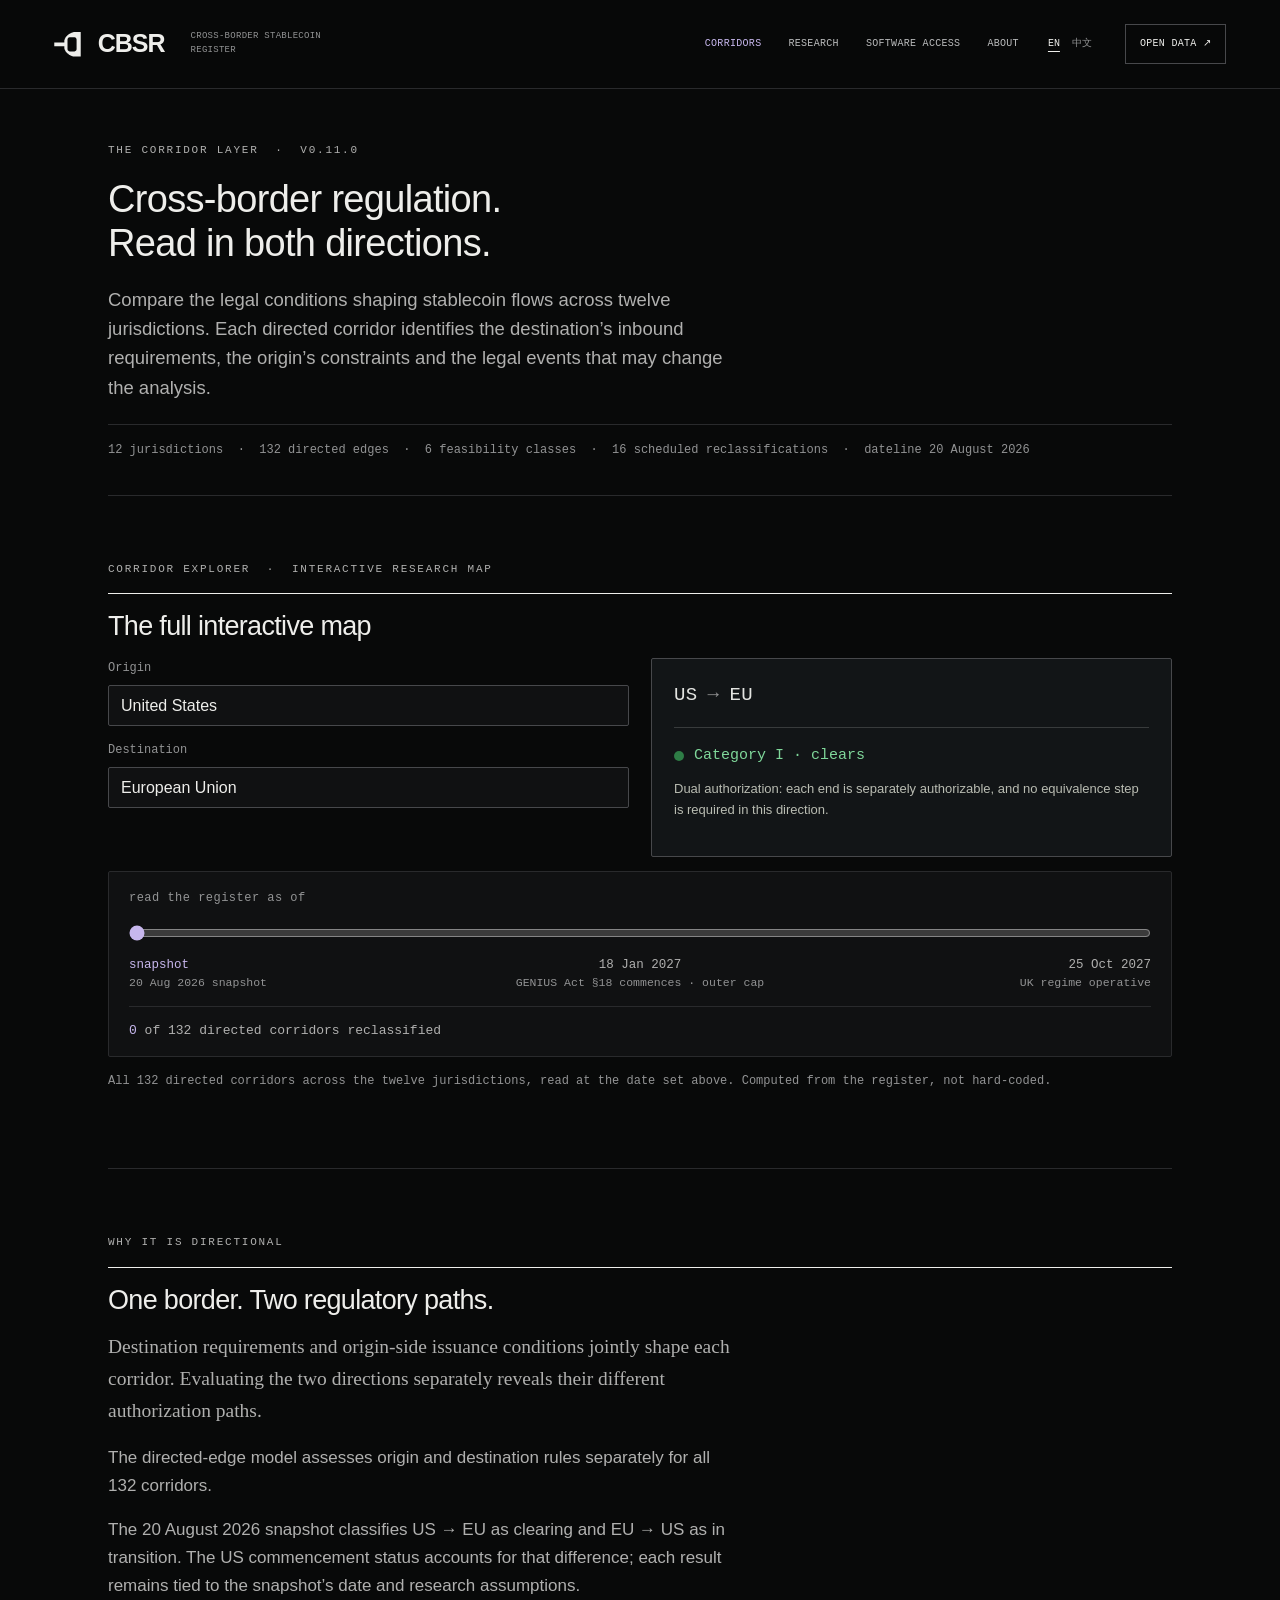
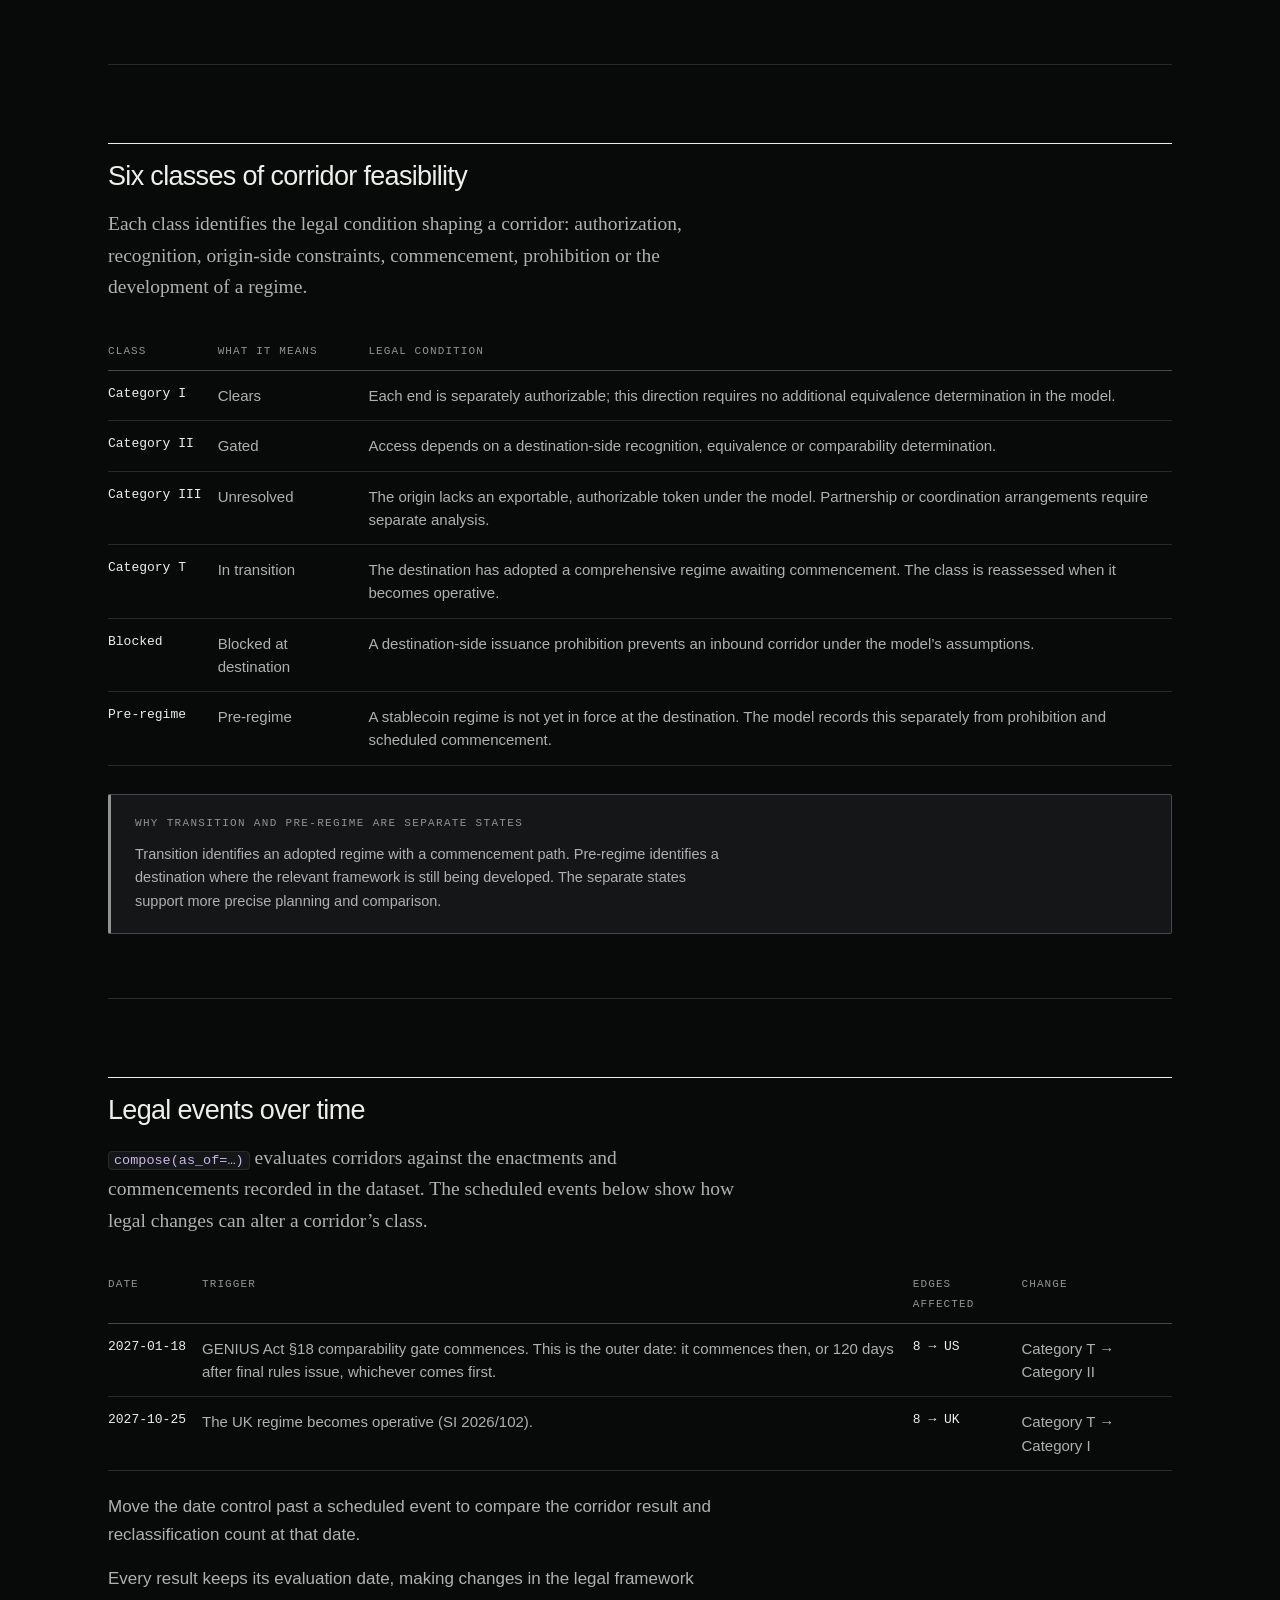
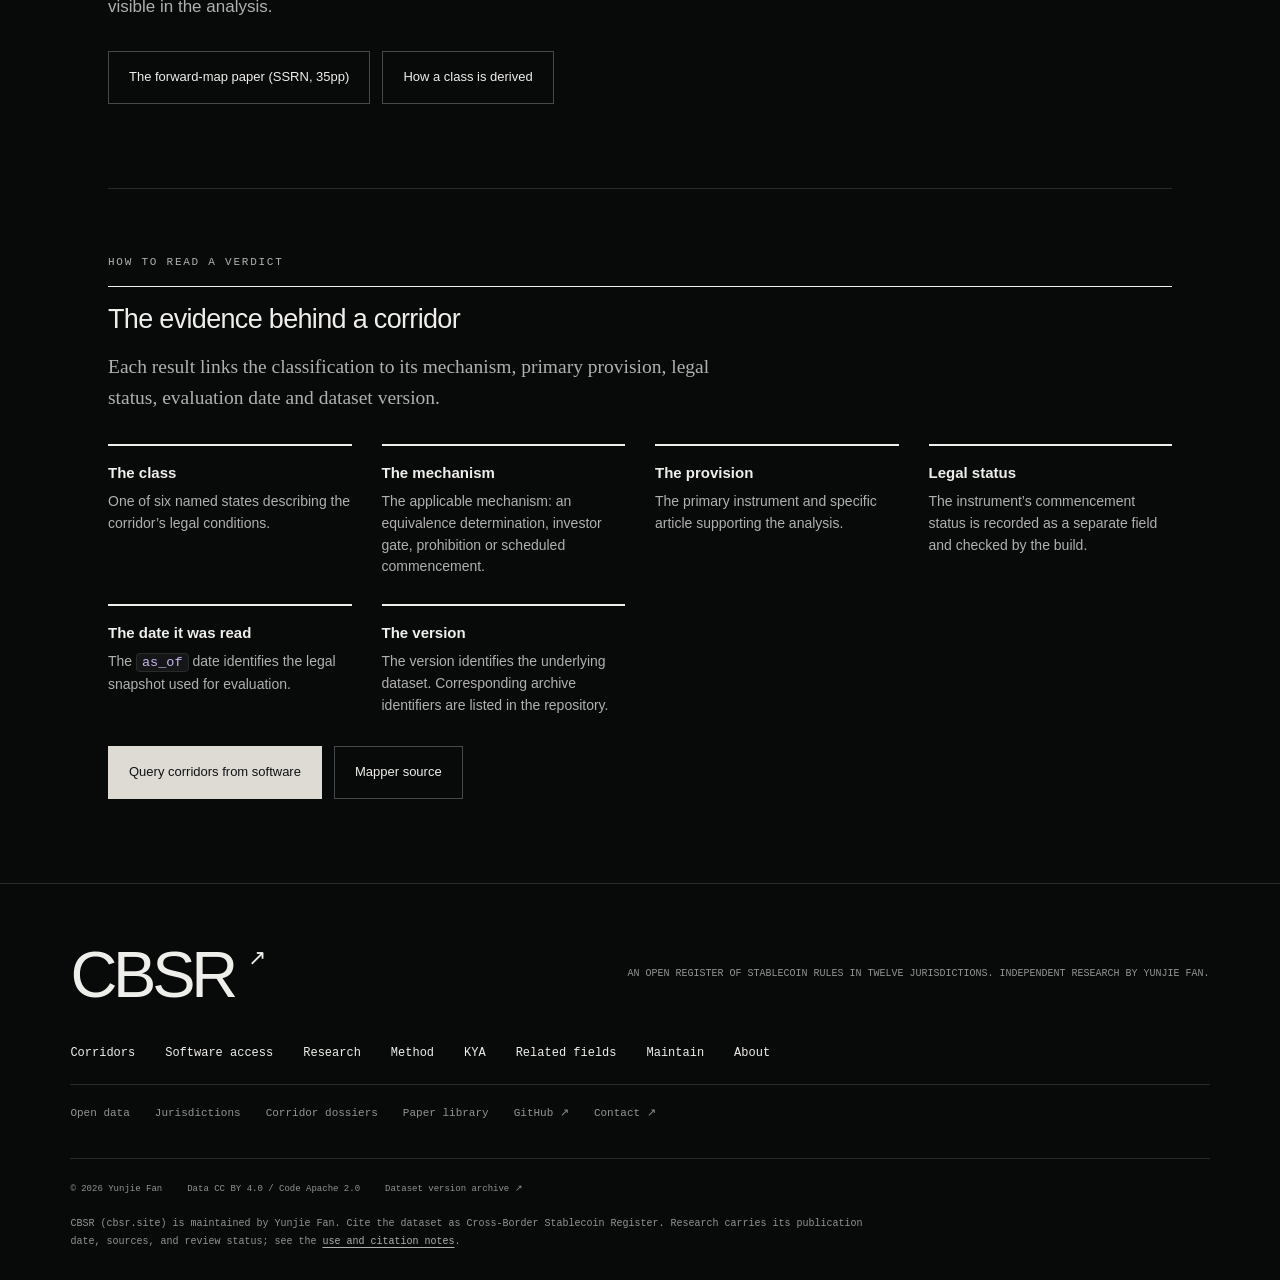
<file: corridors.html>
<!DOCTYPE html>
<html lang="en"
      data-title-en="Stablecoin Regulation Corridors &amp; Cross-Border Evidence | CBSR"
      data-title-zh="跨境稳定币监管通道与方向性证据｜CBSR">
<head>
<meta charset="utf-8">
<meta name="viewport" content="width=device-width, initial-scale=1">
<meta name="referrer" content="strict-origin-when-cross-origin">
<meta http-equiv="Content-Security-Policy" content="default-src 'self'; script-src 'self'; style-src 'self' 'unsafe-inline' https://fonts.googleapis.com; font-src https://fonts.gstatic.com; img-src 'self' data: https://www.bestpractices.dev; connect-src 'self' https://yunjiefanresearch-hub.github.io; frame-src https://yunjiefanresearch-hub.github.io; form-action https://formsubmit.co; frame-ancestors 'none'; base-uri 'none'">
<title>Stablecoin Regulation Corridors &amp; Cross-Border Evidence | CBSR</title>
<meta name="description" content="Explore 132 directed stablecoin corridors across 12 jurisdictions. Compare legal mechanisms, authorization paths and scheduled regulatory changes." data-zh-content="探索覆盖 12 个法域的 132 条稳定币有向通道，比较法律机制、授权路径与监管变化安排。">
<meta name="author" content="Yunjie Fan">
<meta name="theme-color" content="#080909">
<link rel="icon" href="favicon.svg" type="image/svg+xml">

<meta property="og:type" content="article">
<meta property="og:site_name" content="CBSR">
<meta property="og:title" content="Stablecoin Regulation Corridors &amp; Cross-Border Evidence | CBSR" data-zh-content="跨境稳定币监管通道与方向性证据｜CBSR">
<meta property="og:description" content="Explore 132 directed stablecoin corridors across 12 jurisdictions. Compare legal mechanisms, authorization paths and scheduled regulatory changes." data-zh-content="探索覆盖 12 个法域的 132 条稳定币有向通道，比较法律机制、授权路径与监管变化安排。">
<meta property="og:url" content="__SITE_URL__corridors.html">
<meta property="og:image" content="__SITE_URL__og-card.png">
<meta property="og:image:type" content="image/png">
<meta property="og:image:width" content="1200">
<meta property="og:image:height" content="630">
<meta property="og:image:alt" content="CBSR: an open register of stablecoin rules in twelve jurisdictions" data-zh-content="CBSR：十二个法域稳定币规则的开放登记册">
<meta property="og:locale" content="en">
<meta property="og:locale:alternate" content="zh_CN">
<link rel="canonical" href="__SITE_URL__corridors.html">
<meta name="twitter:card" content="summary_large_image">
<meta name="twitter:title" content="Stablecoin Regulation Corridors &amp; Cross-Border Evidence | CBSR" data-zh-content="跨境稳定币监管通道与方向性证据｜CBSR">
<meta name="twitter:description" content="Explore 132 directed stablecoin corridors across 12 jurisdictions. Compare legal mechanisms, authorization paths and scheduled regulatory changes." data-zh-content="探索覆盖 12 个法域的 132 条稳定币有向通道，比较法律机制、授权路径与监管变化安排。">
<meta name="twitter:image" content="__SITE_URL__og-card.png">

<link rel="stylesheet" href="assets/cbsr.css">
<link rel="stylesheet" href="assets/cbsr-brand.css">
<script src="assets/cbsr-live.js" defer></script>
</head>
<body>
<a class="skip" href="#main">Skip to content</a>

<header class="top">
  <div class="wrap">
    <div class="brand"><a href="index.html" aria-label="CBSR home"><span class="brand-mark" aria-hidden="true"><svg viewBox="0 0 100 93.88"><path fill="currentColor" fill-rule="evenodd" d="M75.51 1.02 L69.39 1.53 L69.39 2.55 L64.29 3.06 L64.29 4.08 L61.22 5.1 L58.16 7.14 L55.61 8.16 L52.55 11.22 L50 12.24 L46.94 16.33 L45.92 16.33 L43.88 20.41 L42.86 20.41 L40.82 25.51 L39.8 25.51 L39.29 30.61 L38.27 30.61 L38.27 39.29 L1.02 39.29 L1.02 53.06 L38.27 53.06 L38.27 62.24 L39.29 62.24 L39.8 67.35 L40.82 67.35 L42.86 72.45 L43.88 72.45 L45.92 76.53 L46.94 76.53 L50 80.61 L52.55 81.63 L55.61 84.69 L58.16 85.71 L61.22 87.76 L64.29 88.78 L64.29 89.8 L69.39 90.31 L69.39 91.33 L75.51 91.84 L98.98 91.84 L98.98 1.02 Z M75.51 20.41 L79.59 21.43 L82.65 24.49 L83.67 28.57 L83.67 64.29 L82.65 68.37 L79.59 71.43 L75.51 72.45 L58.16 72.45 L54.08 71.43 L51.02 68.37 L50 64.29 L50 28.57 L51.02 24.49 L54.08 21.43 L58.16 20.41 Z"/></svg></span><b>CBSR</b></a><span data-zh="跨境稳定币登记册">Cross-Border Stablecoin Register</span></div>
    <nav class="nav" aria-label="Main navigation" data-zh-aria-label="主导航">
      <a href="corridors.html" data-zh="通道研究">Corridors</a>
      <a href="research.html" data-zh="研究与政策">Research</a>
      <a href="agents.html" data-zh="软件查询">Software access</a>
      <a href="about.html" data-zh="关于">About</a>
      <span class="langtog" id="langtog" role="group" aria-label="Language"><button type="button" data-lang="en">EN</button><button type="button" data-lang="zh">中文</button></span>
      <a class="openreg" href="data/" data-zh="开放数据 ↗">Open data ↗</a>
    </nav>
  </div>
</header>

<main id="main" class="wrap">

  <section class="masthead">
    <p class="kick" data-zh="通道层 &nbsp;·&nbsp; <span data-live=&quot;version&quot; data-live-prefix=&quot;v&quot;>v0.11.0</span>">the corridor layer &nbsp;·&nbsp; <span data-live="version" data-live-prefix="v">v0.11.0</span></p>
    <h1 data-zh="双向审视跨境监管。">Cross-border regulation. Read in both directions.</h1>
    <p class="lede" data-zh="比较十二个法域中影响稳定币流动的法律条件。每条有向通道呈现目的地准入要求、起点约束，以及可能改变分析结果的法律事件。">Compare the legal conditions shaping stablecoin flows across twelve jurisdictions. Each directed corridor identifies the destination’s inbound requirements, the origin’s constraints and the legal events that may change the analysis.</p>
    <p class="mast-meta" data-zh="<span data-live=&quot;jurisdictions&quot;>12</span> 个法域 &nbsp;·&nbsp; <span data-live=&quot;directed_corridors&quot;>132</span> 条有向边 &nbsp;·&nbsp; 6 个可行性类别 &nbsp;·&nbsp; 16 项已排期的重新分类 &nbsp;·&nbsp; 截止 <span data-live=&quot;as_of&quot; data-live-format=&quot;date&quot;>2026 年 8 月 20 日</span>"><span data-live="jurisdictions">12</span> jurisdictions &nbsp;·&nbsp; <span data-live="directed_corridors">132</span> directed edges &nbsp;·&nbsp; 6 feasibility classes &nbsp;·&nbsp; 16 scheduled reclassifications &nbsp;·&nbsp; dateline <span data-live="as_of" data-live-format="date">20 August 2026</span></p>
  </section>

  <hr class="rule">

  <!-- LIVE MAP + PICKER FALLBACK -->
  <section id="live">
    <p class="kick" data-zh="通道探索 &amp;nbsp;·&amp;nbsp; 交互研究地图">corridor explorer &nbsp;·&nbsp; interactive research map</p>
    <h2 class="h-sec" data-zh="完整的交互式地图">The full interactive map</h2>

    <div id="embed" class="embed" hidden>
      <div class="embed-bar">
        <span class="embed-label" data-zh="CBSR · 交互版">CBSR · interactive</span>
        <a id="embed-open" class="embed-open" href="#" target="_blank" rel="noopener" data-zh="全屏打开 ↗">Open full-screen ↗</a>
      </div>
      <iframe id="mapframe" title="CBSR interactive map" referrerpolicy="strict-origin-when-cross-origin"></iframe>
    </div>
    <p class="embed-cap" id="embed-cap" hidden data-zh="运行于 <span data-live=&quot;version&quot; data-live-prefix=&quot;v&quot;>v0.11.0</span> 快照，数据截至 <span data-live=&quot;as_of&quot; data-live-format=&quot;date&quot;>20 August 2026</span>。每一条通道都由登记册现算得出，没有一处写死。">Runs on the <span data-live="version" data-live-prefix="v">v0.11.0</span> snapshot, as of <span data-live="as_of" data-live-format="date">20 August 2026</span>. Every corridor is recomputed from the register.</p>

    <!-- The built-in picker stands until the mapper posts cbsr-ready. It reads the same
         corridor layer, so the worst case is a smaller demo, never an empty rectangle. -->
    <div id="preview">
      <div class="picker-wrap">
        <div class="selrow">
          <div class="field">
            <label for="orig" data-zh="起点">Origin</label>
            <select id="orig">
              <option value="US" data-zh="美国">United States</option>
              <option value="EU" data-zh="欧盟">European Union</option>
              <option value="UK" data-zh="英国">United Kingdom</option>
              <option value="HK" data-zh="香港">Hong Kong</option>
              <option value="SG" data-zh="新加坡">Singapore</option>
              <option value="JP" data-zh="日本">Japan</option>
              <option value="KR" data-zh="韩国">South Korea</option>
              <option value="TW" data-zh="台湾">Taiwan</option>
              <option value="CN" data-zh="中国内地">Mainland China</option>
              <option value="CH" data-zh="瑞士">Switzerland</option>
              <option value="AE" data-zh="阿联酋">United Arab Emirates</option>
              <option value="BR" data-zh="巴西">Brazil</option>
            </select>
          </div>
          <div class="field">
            <label for="dest" data-zh="目的地">Destination</label>
            <select id="dest">
              <option value="EU" data-zh="欧盟">European Union</option>
              <option value="US" data-zh="美国">United States</option>
              <option value="UK" data-zh="英国">United Kingdom</option>
              <option value="HK" data-zh="香港">Hong Kong</option>
              <option value="SG" data-zh="新加坡">Singapore</option>
              <option value="JP" data-zh="日本">Japan</option>
              <option value="KR" data-zh="韩国">South Korea</option>
              <option value="TW" data-zh="台湾">Taiwan</option>
              <option value="CN" data-zh="中国内地">Mainland China</option>
              <option value="CH" data-zh="瑞士">Switzerland</option>
              <option value="AE" data-zh="阿联酋">United Arab Emirates</option>
              <option value="BR" data-zh="巴西">Brazil</option>
            </select>
          </div>
        </div>
        <div class="verdict" id="verdict" aria-live="polite">
          <div class="flow"><span id="v-o">US</span><span class="arrow">→</span><span id="v-d">EU</span></div>
          <div class="line"></div>
          <div class="cls"><span class="dot" id="v-dot"></span><span id="v-cls"></span></div>
          <div class="note" id="v-note"></div>
          <p class="stamp" id="v-stamp"></p>
        </div>
      </div>

      <div class="scrub">
        <label class="scrub-lab" for="asof" data-zh="把登记册读到这一天">read the register as of</label>
        <input type="range" id="asof" min="0" max="2" step="1" value="0" aria-describedby="pcount">
        <div class="stops" id="stops"></div>
        <p class="pcount" id="pcount"></p>
      </div>

      <p class="subcap" data-zh="十二个法域之间全部 132 条有向通道，读在上方所设的日期。由登记册计算得出，不是写死的。">All 132 directed corridors across the twelve jurisdictions, read at the date set above. Computed from the register, not hard-coded.</p>
    </div>
  </section>

  <hr class="rule">

  <!-- DIRECTIONALITY -->
  <section id="direction">
    <p class="kick" data-zh="为什么是有向的">why it is directional</p>
    <h2 class="h-sec" data-zh="同一边界，两条监管路径。">One border. Two regulatory paths.</h2>
    <p class="lead" data-zh="目的地要求与起点发行条件共同决定通道结果。分别评估两个方向，可以看清各自不同的授权路径。">Destination requirements and origin-side issuance conditions jointly shape each corridor. Evaluating the two directions separately reveals their different authorization paths.</p>
    <p class="body" data-zh="有向边模型对 132 条通道分别评估来源地与目的地的规则。">The directed-edge model assesses origin and destination rules separately for all 132 corridors.</p>
    <p class="body" data-zh="2026 年 8 月 20 日快照将 US&amp;nbsp;→&amp;nbsp;EU 归为可清算，EU&amp;nbsp;→&amp;nbsp;US 归为过渡中。美国制度的施行状态解释了这一差异；各项结果均对应快照日期与研究假设。">The 20 August 2026 snapshot classifies US&nbsp;→&nbsp;EU as clearing and EU&nbsp;→&nbsp;US as in transition. The US commencement status accounts for that difference; each result remains tied to the snapshot’s date and research assumptions.</p>
  </section>

  <hr class="rule">

  <!-- CLASSES -->
  <section id="classes">
    <p class="kick" data-zh="六个可行性类别"></p>
    <h2 class="h-sec" data-zh="六类通道可行性">Six classes of corridor feasibility</h2>
    <p class="lead" data-zh="各类别标识影响通道的法律条件：授权、承认、起点约束、施行、禁止或制度建设进程。">Each class identifies the legal condition shaping a corridor: authorization, recognition, origin-side constraints, commencement, prohibition or the development of a regime.</p>
    <div class="tbl-scroll">
      <table class="tbl">
        <thead>
          <tr>
            <th data-zh="类别">Class</th>
            <th data-zh="含义">What it means</th>
            <th data-zh="法律条件">Legal condition</th>
          </tr>
        </thead>
        <tbody>
          <tr>
            <td class="mono">Category I</td>
            <td data-zh="可清算">Clears</td>
            <td data-zh="在模型中，两端可分别取得授权，此方向无需额外等效认定。">Each end is separately authorizable; this direction requires no additional equivalence determination in the model.</td>
          </tr>
          <tr>
            <td class="mono">Category II</td>
            <td data-zh="需过闸">Gated</td>
            <td data-zh="准入取决于目的地的承认、等效或可比性认定。">Access depends on a destination-side recognition, equivalence or comparability determination.</td>
          </tr>
          <tr>
            <td class="mono">Category III</td>
            <td data-zh="未决">Unresolved</td>
            <td data-zh="在模型中，起点尚不具备可出口并可获授权的代币。合作或协调安排需另行分析。">The origin lacks an exportable, authorizable token under the model. Partnership or coordination arrangements require separate analysis.</td>
          </tr>
          <tr>
            <td class="mono">Category T</td>
            <td data-zh="过渡中">In transition</td>
            <td data-zh="目的地已通过完整制度，正等待施行；制度生效后将重新评估类别。">The destination has adopted a comprehensive regime awaiting commencement. The class is reassessed when it becomes operative.</td>
          </tr>
          <tr>
            <td class="mono">Blocked</td>
            <td data-zh="在目的地受阻">Blocked at destination</td>
            <td data-zh="在模型假设下，目的地的发行禁令阻断入境通道。">A destination-side issuance prohibition prevents an inbound corridor under the model’s assumptions.</td>
          </tr>
          <tr>
            <td class="mono">Pre-regime</td>
            <td data-zh="前制度期">Pre-regime</td>
            <td data-zh="目的地尚无已生效的稳定币制度。模型将其与发行禁止、已排期施行分别记录。">A stablecoin regime is not yet in force at the destination. The model records this separately from prohibition and scheduled commencement.</td>
          </tr>
        </tbody>
      </table>
    </div>
    <div class="note-box">
      <p class="nh" data-zh="为什么把「过渡中」和「前制度期」分开">why transition and pre-regime are separate states</p>
      <p data-zh="过渡中标识已通过且具有施行路径的制度；前制度期标识相关框架仍在形成的目的地。独立状态支持更精确的规划与比较。">Transition identifies an adopted regime with a commencement path. Pre-regime identifies a destination where the relevant framework is still being developed. The separate states support more precise planning and comparison.</p>
    </div>
  </section>

  <hr class="rule">

  <!-- TIME ENGINE -->
  <section id="time">
    <p class="kick" data-zh="时间引擎"></p>
    <h2 class="h-sec" data-zh="随时间演进的法律事件">Legal events over time</h2>
    <p class="lead" data-zh="&lt;code class=&quot;tok&quot;&gt;compose(as_of=…)&lt;/code&gt; 根据数据集记录的法律通过与施行安排评估通道。下列排期事件展示法律变化如何影响通道类别。"><code class="tok">compose(as_of=…)</code> evaluates corridors against the enactments and commencements recorded in the dataset. The scheduled events below show how legal changes can alter a corridor’s class.</p>
    <div class="tbl-scroll">
      <table class="tbl">
        <thead>
          <tr>
            <th data-zh="日期">Date</th>
            <th data-zh="触发">Trigger</th>
            <th data-zh="受影响的边">Edges affected</th>
            <th data-zh="变更">Change</th>
          </tr>
        </thead>
        <tbody>
          <tr>
            <td class="mono">2027-01-18</td>
            <td data-zh="GENIUS 法案第 18 条可比性关口施行。这是最晚日期：以该日或最终规则发布后 120 天孰早为准。">GENIUS Act §18 comparability gate commences. This is the outer date: it commences then, or 120 days after final rules issue, whichever comes first.</td>
            <td class="mono">8 → US</td>
            <td data-zh="类别 T → 类别 II">Category T → Category II</td>
          </tr>
          <tr>
            <td class="mono">2027-10-25</td>
            <td data-zh="英国制度施行（SI 2026/102）。">The UK regime becomes operative (SI 2026/102).</td>
            <td class="mono">8 → UK</td>
            <td data-zh="类别 T → 类别 I">Category T → Category I</td>
          </tr>
        </tbody>
      </table>
    </div>
    <p class="body" style="margin-top:22px" data-zh="将日期控件移至排期事件之后，比较该日期的通道结果与重新分类数量。">Move the date control past a scheduled event to compare the corridor result and reclassification count at that date.</p>
    <p class="body" data-zh="每项结果保留评估日期，使法律框架的变化清晰体现于分析中。">Every result keeps its evaluation date, making changes in the legal framework visible in the analysis.</p>
    <div class="cta">
      <a class="btn" href="https://papers.ssrn.com/abstract=7055759" target="_blank" rel="noopener" data-zh="前瞻地图论文（SSRN，35 页）">The forward-map paper (SSRN, 35pp)</a>
      <a class="btn" href="method.html" data-zh="通道类别如何推导">How a class is derived</a>
    </div>
  </section>

  <hr class="rule">

  <!-- READING A VERDICT -->
  <section id="reading">
    <p class="kick" data-zh="如何读一条结论">how to read a verdict</p>
    <h2 class="h-sec" data-zh="通道分析背后的证据">The evidence behind a corridor</h2>
    <p class="lead" data-zh="每项结果将分类与机制、一手条款、法律状态、评估日期及数据集版本连接起来。">Each result links the classification to its mechanism, primary provision, legal status, evaluation date and dataset version.</p>
    <div class="uses">
      <div class="use"><p class="ut" data-zh="类别">The class</p><p class="ud" data-zh="六个具名状态之一，描述通道的法律条件。">One of six named states describing the corridor’s legal conditions.</p></div>
      <div class="use"><p class="ut" data-zh="机制">The mechanism</p><p class="ud" data-zh="适用机制：等效认定、投资者门槛、禁止或排期施行。">The applicable mechanism: an equivalence determination, investor gate, prohibition or scheduled commencement.</p></div>
      <div class="use"><p class="ut" data-zh="条款">The provision</p><p class="ud" data-zh="支撑分析的一手文书与具体条款。">The primary instrument and specific article supporting the analysis.</p></div>
      <div class="use"><p class="ut" data-zh="法律状态">Legal status</p><p class="ud" data-zh="文书施行状态以独立字段记录，并由构建流程核查。">The instrument’s commencement status is recorded as a separate field and checked by the build.</p></div>
      <div class="use"><p class="ut" data-zh="读取日期">The date it was read</p><p class="ud" data-zh="&lt;code class=&quot;tok&quot;&gt;as_of&lt;/code&gt; 标识评估所使用的法律快照日期。">The <code class="tok">as_of</code> date identifies the legal snapshot used for evaluation.</p></div>
      <div class="use"><p class="ut" data-zh="版本">The version</p><p class="ud" data-zh="版本标识底层数据集，相应存档标识符见仓库。">The version identifies the underlying dataset. Corresponding archive identifiers are listed in the repository.</p></div>
    </div>
    <div class="cta">
      <a class="btn pri" href="agents.html" data-zh="用软件查询通道">Query corridors from software</a>
      <a class="btn" href="https://github.com/yunjiefanresearch-hub/cbsr-mapper" target="_blank" rel="noopener" data-zh="地图源码">Mapper source</a>
    </div>
  </section>

</main>

<footer><div class="wrap">
  <div class="footer-top"><a class="footer-wordmark" href="index.html">CBSR<span aria-hidden="true">↗</span></a><p data-zh="十二个法域稳定币规则的开放登记册。范韵婕 的独立研究。">An open register of stablecoin rules in twelve jurisdictions. Independent research by Yunjie Fan.</p></div>
  <nav class="footnav" aria-label="Explore CBSR" data-zh-aria-label="探索 CBSR"><a href="corridors.html" data-zh="通道研究">Corridors</a><a href="agents.html" data-zh="软件查询">Software access</a><a href="research.html" data-zh="研究与政策">Research</a><a href="method.html" data-zh="研究方法">Method</a><a href="kya.html">KYA</a><a href="standards.html" data-zh="相关领域">Related fields</a><a href="maintain.html" data-zh="参与维护">Maintain</a><a href="about.html" data-zh="关于 CBSR">About</a></nav>
  <nav class="evidence-nav" aria-label="Evidence directories" data-zh-aria-label="证据目录"><a href="data/" data-zh="开放数据">Open data</a><a href="jurisdictions/" data-zh="法域证据">Jurisdictions</a><a href="corridors/" data-zh="通道档案">Corridor dossiers</a><a href="research/" data-zh="论文资料">Paper library</a><a href="https://github.com/yunjiefanresearch-hub/cbsr.io">GitHub ↗</a><a href="mailto:yunjiefan.research@gmail.com" data-zh="联系">Contact ↗</a></nav>
  <div class="footer-meta"><span>© 2026 Yunjie Fan</span><span data-zh="数据 CC BY 4.0 / 代码 Apache 2.0">Data CC BY 4.0 / Code Apache 2.0</span><a href="https://doi.org/10.5281/zenodo.20730358" data-zh="数据集版本档案 ↗">Dataset version archive ↗</a></div>
  <p class="footer-note" data-zh="CBSR（cbsr.site）由 范韵婕 维护。Cross-Border Stablecoin Register 为数据集正式引用名。研究资料保留其发布日期、来源与复核状态；具体使用请参阅<a href=&quot;/about.html#reliance&quot;>使用说明</a>。">CBSR (cbsr.site) is maintained by Yunjie Fan. Cite the dataset as Cross-Border Stablecoin Register. Research carries its publication date, sources, and review status; see the <a href="about.html#reliance">use and citation notes</a>.</p>
</div></footer>

<script src="assets/cbsr.js"></script>
</body>
</html>
</file>
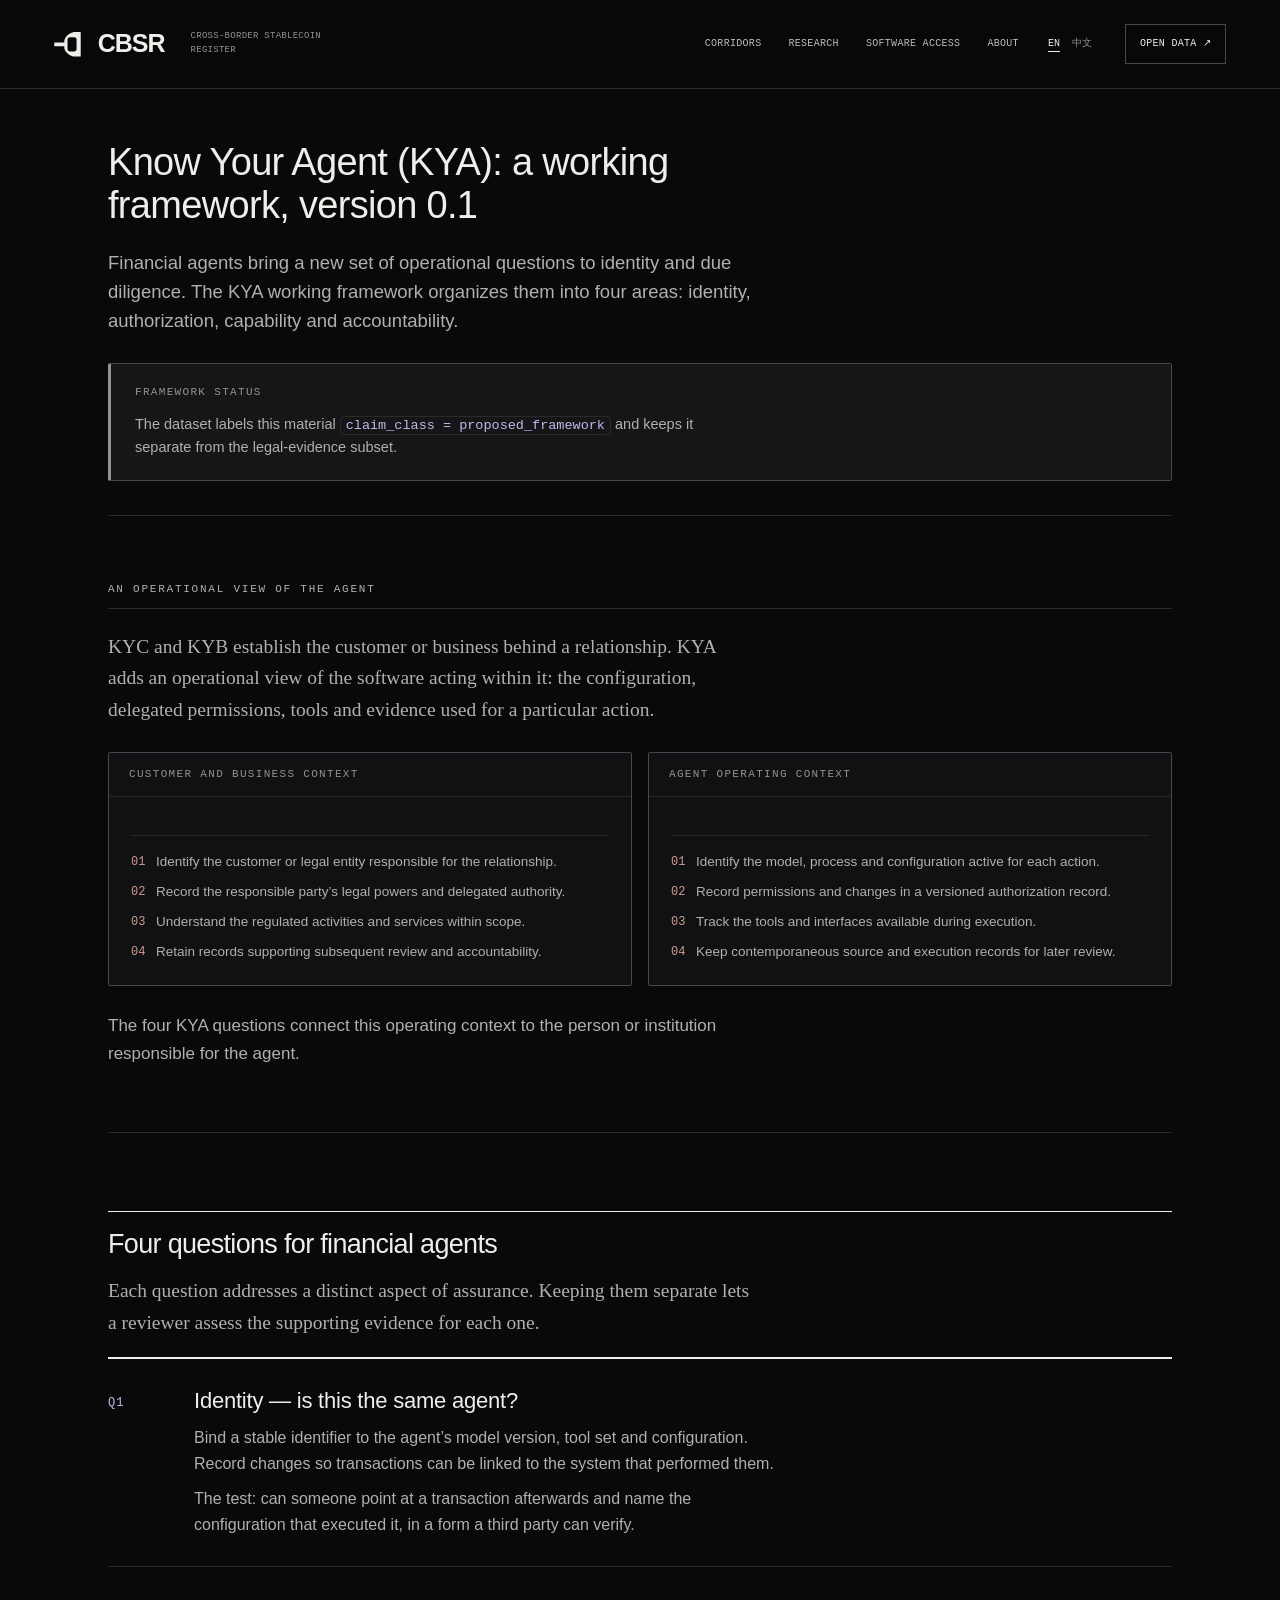
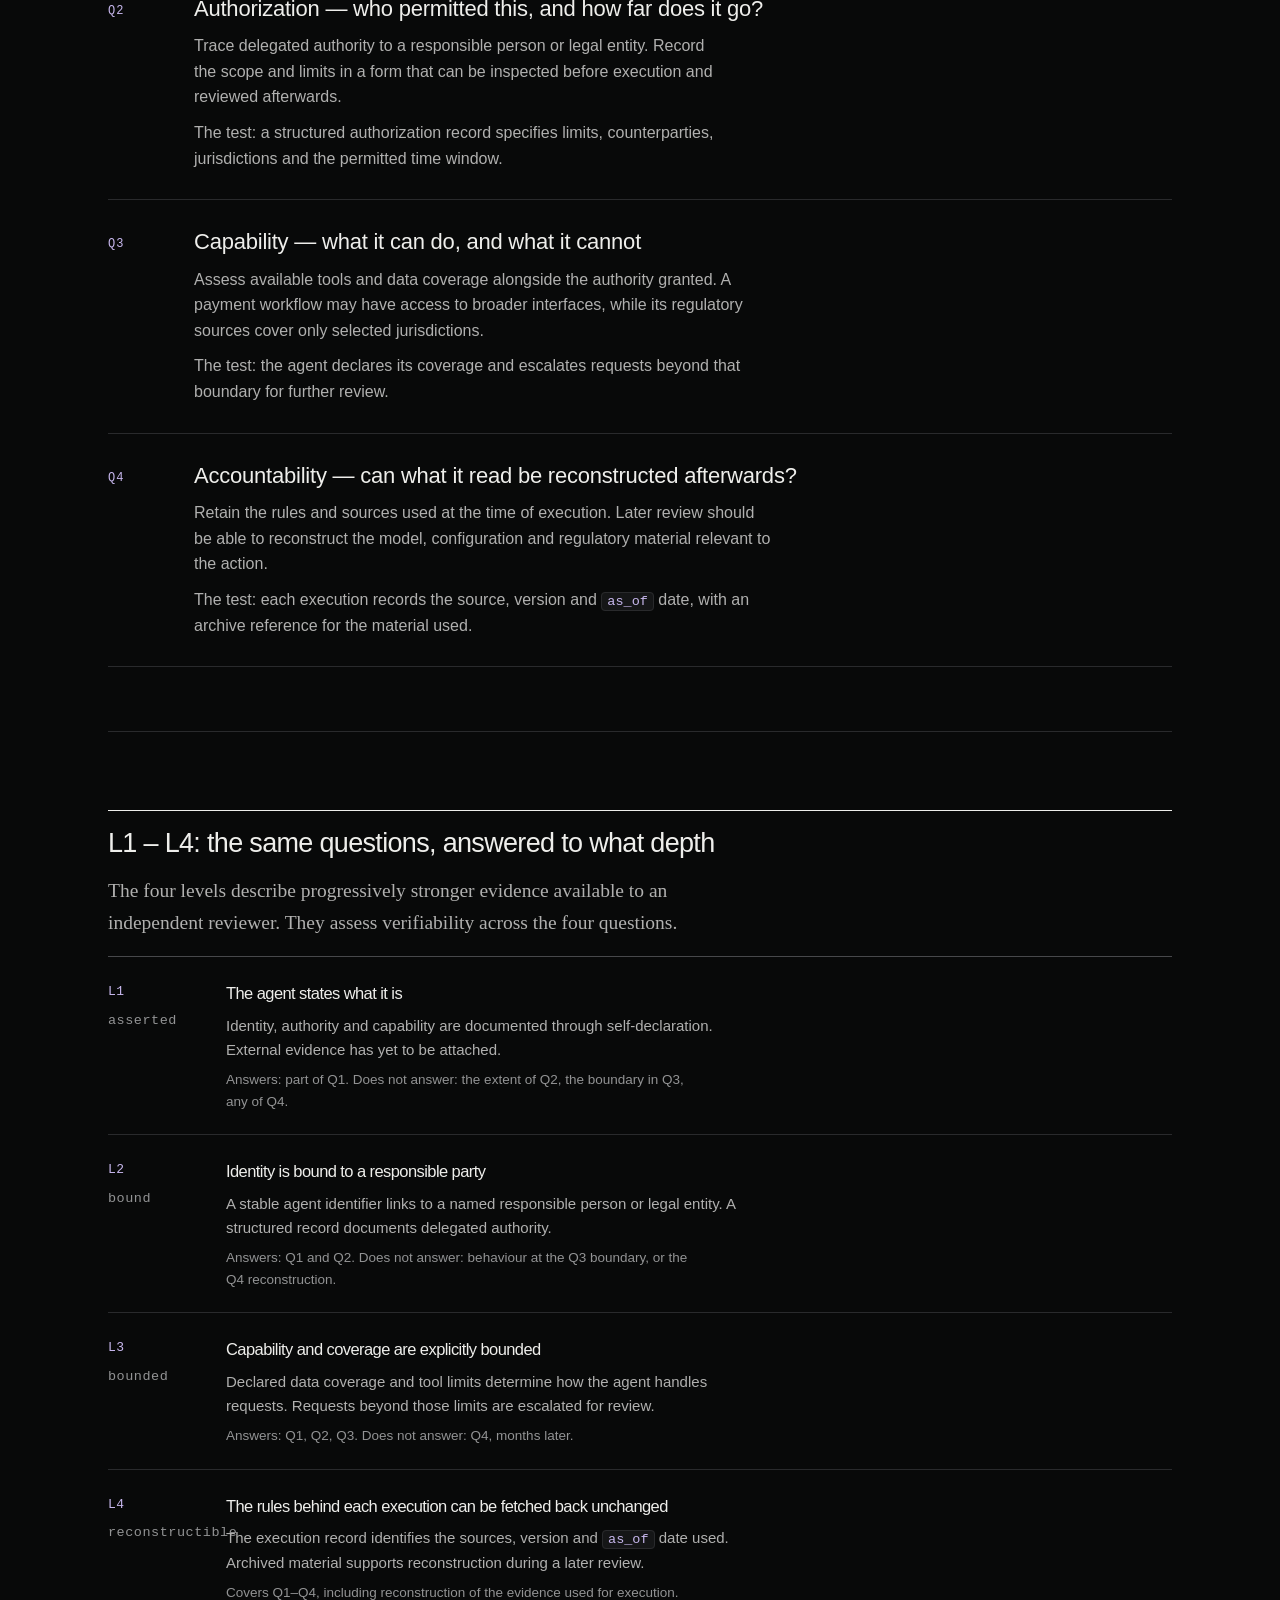
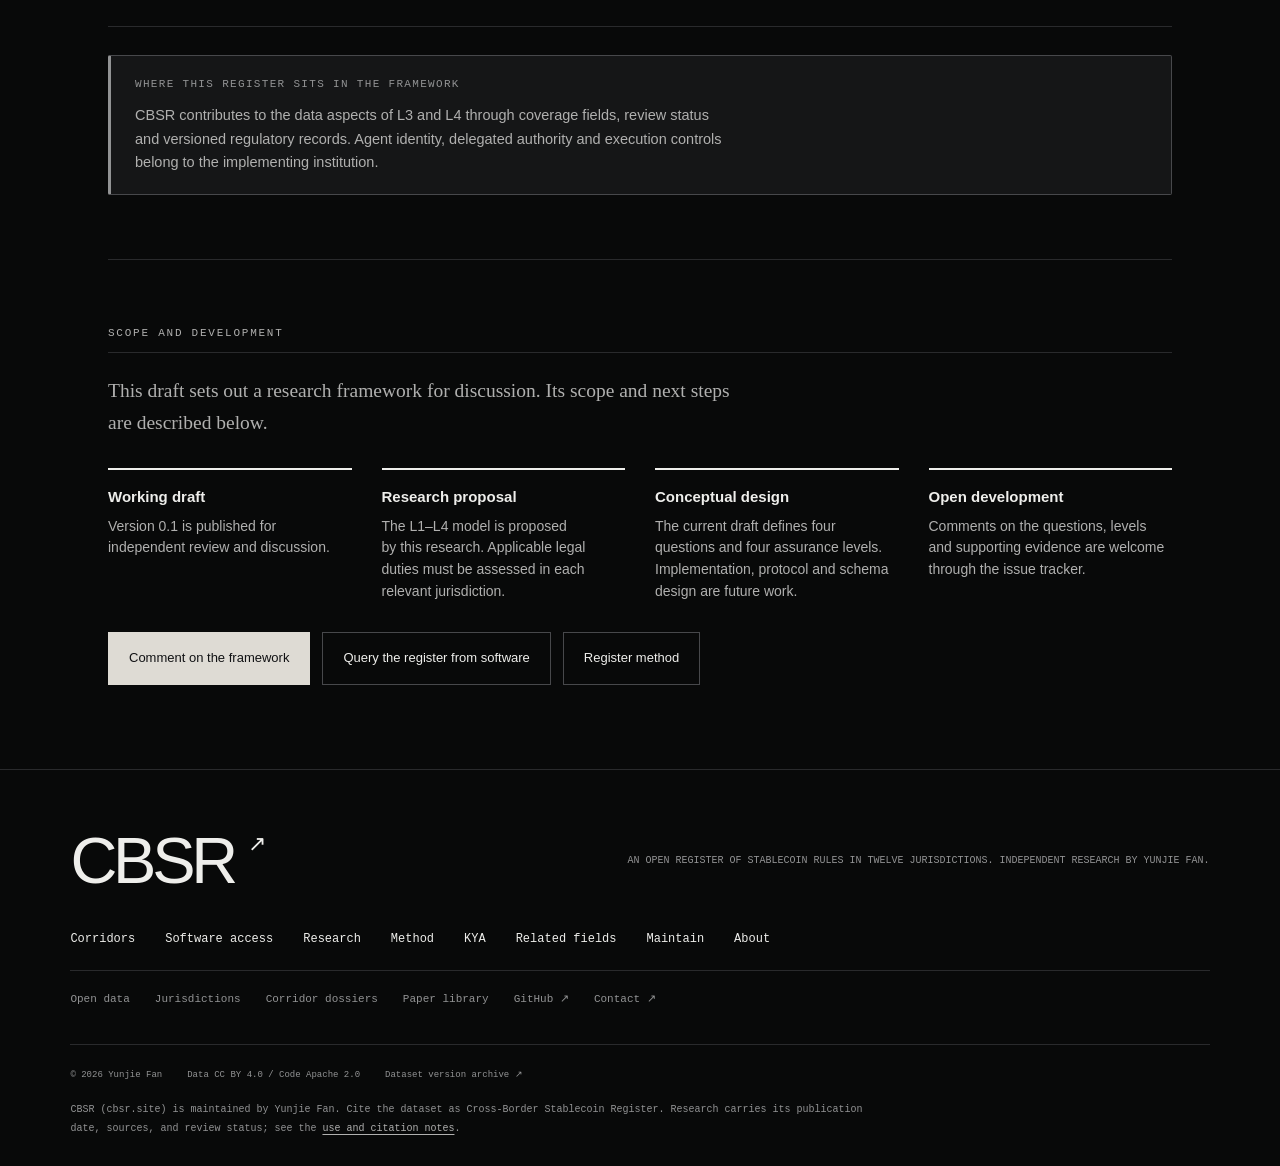
<file: kya.html>
<!DOCTYPE html>
<html lang="en"
      data-title-en="Know Your Agent (KYA): working framework v0.1 | CBSR"
      data-title-zh="Know Your Agent（KYA）：工作框架 v0.1 | CBSR">
<head>
<meta charset="utf-8">
<meta name="viewport" content="width=device-width, initial-scale=1">
<meta name="referrer" content="strict-origin-when-cross-origin">
<meta http-equiv="Content-Security-Policy" content="default-src 'self'; script-src 'self'; style-src 'self' 'unsafe-inline' https://fonts.googleapis.com; font-src https://fonts.gstatic.com; img-src 'self' data: https://www.bestpractices.dev; connect-src 'self' https://yunjiefanresearch-hub.github.io; form-action https://formsubmit.co; frame-ancestors 'none'; base-uri 'none'">
<title>Know Your Agent (KYA): working framework v0.1 | CBSR</title>
<meta name="description" content="Yunjie Fan's Know Your Agent working draft, version 0.1, covers identity, authorization, capability and accountability for financial agents." data-zh-content="范韵婕 的 Know Your Agent 工作草案 0.1 版，涵盖金融智能体的身份、授权、能力与问责。">
<meta name="author" content="Yunjie Fan">
<meta name="theme-color" content="#080909">
<link rel="icon" href="favicon.svg" type="image/svg+xml">

<meta property="og:type" content="article">
<meta property="og:site_name" content="CBSR">
<meta property="og:title" content="Know Your Agent (KYA): working framework v0.1 | CBSR" data-zh-content="Know Your Agent（KYA）：工作框架 v0.1 | CBSR">
<meta property="og:description" content="Yunjie Fan's Know Your Agent working draft, version 0.1, covers identity, authorization, capability and accountability for financial agents." data-zh-content="范韵婕 的 Know Your Agent 工作草案 0.1 版，涵盖金融智能体的身份、授权、能力与问责。">
<meta property="og:url" content="__SITE_URL__kya.html">
<meta property="og:image" content="__SITE_URL__og-card.png">
<meta property="og:image:type" content="image/png">
<meta property="og:image:width" content="1200">
<meta property="og:image:height" content="630">
<meta property="og:image:alt" content="CBSR: an open register of stablecoin rules in twelve jurisdictions" data-zh-content="CBSR：十二个法域稳定币规则的开放登记册">
<meta property="og:locale" content="en">
<meta property="og:locale:alternate" content="zh_CN">
<link rel="canonical" href="__SITE_URL__kya.html">
<meta name="twitter:card" content="summary_large_image">
<meta name="twitter:title" content="Know Your Agent (KYA): working framework v0.1 | CBSR" data-zh-content="Know Your Agent（KYA）：工作框架 v0.1 | CBSR">
<meta name="twitter:description" content="Yunjie Fan's Know Your Agent working draft, version 0.1, covers identity, authorization, capability and accountability for financial agents." data-zh-content="范韵婕 的 Know Your Agent 工作草案 0.1 版，涵盖金融智能体的身份、授权、能力与问责。">
<meta name="twitter:image" content="__SITE_URL__og-card.png">

<link rel="stylesheet" href="assets/cbsr.css">
<link rel="stylesheet" href="assets/cbsr-brand.css">
<script src="assets/cbsr-live.js" defer></script>
</head>
<body>
<a class="skip" href="#main">Skip to content</a>

<header class="top">
  <div class="wrap">
    <div class="brand"><a href="index.html" aria-label="CBSR home"><span class="brand-mark" aria-hidden="true"><svg viewBox="0 0 100 93.88"><path fill="currentColor" fill-rule="evenodd" d="M75.51 1.02 L69.39 1.53 L69.39 2.55 L64.29 3.06 L64.29 4.08 L61.22 5.1 L58.16 7.14 L55.61 8.16 L52.55 11.22 L50 12.24 L46.94 16.33 L45.92 16.33 L43.88 20.41 L42.86 20.41 L40.82 25.51 L39.8 25.51 L39.29 30.61 L38.27 30.61 L38.27 39.29 L1.02 39.29 L1.02 53.06 L38.27 53.06 L38.27 62.24 L39.29 62.24 L39.8 67.35 L40.82 67.35 L42.86 72.45 L43.88 72.45 L45.92 76.53 L46.94 76.53 L50 80.61 L52.55 81.63 L55.61 84.69 L58.16 85.71 L61.22 87.76 L64.29 88.78 L64.29 89.8 L69.39 90.31 L69.39 91.33 L75.51 91.84 L98.98 91.84 L98.98 1.02 Z M75.51 20.41 L79.59 21.43 L82.65 24.49 L83.67 28.57 L83.67 64.29 L82.65 68.37 L79.59 71.43 L75.51 72.45 L58.16 72.45 L54.08 71.43 L51.02 68.37 L50 64.29 L50 28.57 L51.02 24.49 L54.08 21.43 L58.16 20.41 Z"/></svg></span><b>CBSR</b></a><span data-zh="跨境稳定币登记册">Cross-Border Stablecoin Register</span></div>
    <nav class="nav" aria-label="Main navigation" data-zh-aria-label="主导航">
      <a href="corridors.html" data-zh="通道研究">Corridors</a>
      <a href="research.html" data-zh="研究与政策">Research</a>
      <a href="agents.html" data-zh="软件查询">Software access</a>
      <a href="about.html" data-zh="关于">About</a>
      <span class="langtog" id="langtog" role="group" aria-label="Language"><button type="button" data-lang="en">EN</button><button type="button" data-lang="zh">中文</button></span>
      <a class="openreg" href="data/" data-zh="开放数据 ↗">Open data ↗</a>
    </nav>
  </div>
</header>

<main id="main" class="wrap">

  <section class="masthead">
    <h1 class="wide" data-zh="Know Your Agent（KYA）：工作框架 0.1 版">Know Your Agent (KYA): a working framework, version 0.1</h1>
    <p class="lede" data-zh="金融智能体为身份识别与尽职调查带来新的运营问题。KYA 工作框架将其整理为四个方面：身份、授权、能力与问责。">Financial agents bring a new set of operational questions to identity and due diligence. The KYA working framework organizes them into four areas: identity, authorization, capability and accountability.</p>
    <div class="note-box" id="status">
      <p class="nh" data-zh="框架状态">framework status</p>
      <p data-zh="这是 "></p>
      <p data-zh="数据集以 &lt;code class=&quot;tok&quot;&gt;claim_class = proposed_framework&lt;/code&gt; 标识该材料，并与法律证据子集分别处理。">The dataset labels this material <code class="tok">claim_class = proposed_framework</code> and keeps it separate from the legal-evidence subset.</p>
    </div>
  </section>

  <hr class="rule">

  <!-- WHY -->
  <section id="why">
    <p class="kick" data-zh="从运营角度识别智能体">an operational view of the agent</p>
    <p class="lead" data-zh="KYC 与 KYB 识别关系背后的客户或企业。KYA 则补充对行动软件的运营视角：具体行动使用的配置、委托权限、工具与证据。">KYC and KYB establish the customer or business behind a relationship. KYA adds an operational view of the software acting within it: the configuration, delegated permissions, tools and evidence used for a particular action.</p>
    <div class="split">
      <div class="ans">
        <div class="ans-h" data-zh="客户与企业背景">Customer and business context</div>
        <div class="ans-b">
          <ul class="ans-flags">
            <li><span class="m">01</span><span data-zh="识别对业务关系负责的客户或法律实体。">Identify the customer or legal entity responsible for the relationship.</span></li>
            <li><span class="m">02</span><span data-zh="记录责任主体的法律权限与委托授权。">Record the responsible party’s legal powers and delegated authority.</span></li>
            <li><span class="m">03</span><span data-zh="了解范围内的受监管活动与服务。">Understand the regulated activities and services within scope.</span></li>
            <li><span class="m">04</span><span data-zh="保留支持后续复核与问责的记录。">Retain records supporting subsequent review and accountability.</span></li>
          </ul>
        </div>
      </div>
      <div class="ans">
        <div class="ans-h" data-zh="智能体运营背景">Agent operating context</div>
        <div class="ans-b">
          <ul class="ans-flags">
            <li><span class="m">01</span><span data-zh="识别每次行动所使用的模型、流程与配置。">Identify the model, process and configuration active for each action.</span></li>
            <li><span class="m">02</span><span data-zh="以可追溯版本的授权记录保存权限及其变化。">Record permissions and changes in a versioned authorization record.</span></li>
            <li><span class="m">03</span><span data-zh="追踪执行期间可用的工具与接口。">Track the tools and interfaces available during execution.</span></li>
            <li><span class="m">04</span><span data-zh="保留行动当时的来源与执行记录，以供后续复核。">Keep contemporaneous source and execution records for later review.</span></li>
          </ul>
        </div>
      </div>
    </div>
    <p class="body" style="margin-top:26px" data-zh="KYA 的四个问题将运营背景与对智能体负责的个人或机构连接起来。">The four KYA questions connect this operating context to the person or institution responsible for the agent.</p>
  </section>

  <hr class="rule">

  <!-- FOUR QUESTIONS -->
  <section id="questions">
    <p class="kick" data-zh="四个问题"></p>
    <h2 class="h-sec" data-zh="金融智能体的四个问题">Four questions for financial agents</h2>
    <p class="lead" data-zh="每个问题对应不同的保证维度。分别处理，便于复核者逐项评估支撑证据。">Each question addresses a distinct aspect of assurance. Keeping them separate lets a reviewer assess the supporting evidence for each one.</p>
    <div class="props">
      <div class="prop">
        <div class="pn">Q1</div>
        <div>
          <h3 data-zh="身份 —— 这是同一个 agent 吗">Identity &mdash; is this the same agent?</h3>
          <p data-zh="将稳定标识符绑定至智能体的模型版本、工具集与配置。记录变化，使交易能够关联至执行它的系统。">Bind a stable identifier to the agent’s model version, tool set and configuration. Record changes so transactions can be linked to the system that performed them.</p>
          <p data-zh="判断标准：能不能在事后指着一笔交易说出「执行它的是这一个配置」，并且这句话可以被第三方验证。">The test: can someone point at a transaction afterwards and name the configuration that executed it, in a form a third party can verify.</p>
        </div>
      </div>
      <div class="prop">
        <div class="pn">Q2</div>
        <div>
          <h3 data-zh="授权 —— 谁允许它做这件事，范围到哪里">Authorization &mdash; who permitted this, and how far does it go?</h3>
          <p data-zh="将委托授权追溯至负责的个人或法律实体。以执行前可查、执行后可核的形式记录范围与限制。">Trace delegated authority to a responsible person or legal entity. Record the scope and limits in a form that can be inspected before execution and reviewed afterwards.</p>
          <p data-zh="检验方式：结构化授权记录明确限额、对手方、法域与许可时间窗口。">The test: a structured authorization record specifies limits, counterparties, jurisdictions and the permitted time window.</p>
        </div>
      </div>
      <div class="prop">
        <div class="pn">Q3</div>
        <div>
          <h3 data-zh="能力 —— 它实际上能做什么，以及它<b>不能</b>做什么">Capability &mdash; what it can do, and what it cannot</h3>
          <p data-zh="结合所授权限，评估可用工具与数据覆盖。支付工作流可能接入更广的接口，而其监管来源仅覆盖部分法域。">Assess available tools and data coverage alongside the authority granted. A payment workflow may have access to broader interfaces, while its regulatory sources cover only selected jurisdictions.</p>
          <p data-zh="检验方式：智能体声明覆盖范围，并将超出范围的请求提交进一步复核。">The test: the agent declares its coverage and escalates requests beyond that boundary for further review.</p>
        </div>
      </div>
      <div class="prop">
        <div class="pn">Q4</div>
        <div>
          <h3 data-zh="可归责 —— 事后能不能重建它当时读到的东西">Accountability &mdash; can what it read be reconstructed afterwards?</h3>
          <p data-zh="保留执行当时使用的规则与来源。后续复核应能还原与该行动相关的模型、配置和监管材料。">Retain the rules and sources used at the time of execution. Later review should be able to reconstruct the model, configuration and regulatory material relevant to the action.</p>
          <p data-zh="检验方式：每次执行记录来源、版本与 &lt;code class=&quot;tok&quot;&gt;as_of&lt;/code&gt; 日期，并保留所用材料的存档引用。">The test: each execution records the source, version and <code class="tok">as_of</code> date, with an archive reference for the material used.</p>
        </div>
      </div>
    </div>
  </section>

  <hr class="rule">

  <!-- ASSURANCE LEVELS -->
  <section id="levels">
    <p class="kick" data-zh="四级保证"></p>
    <h2 class="h-sec" data-zh="L1 – L4：同样的问题，答到什么程度">L1 – L4: the same questions, answered to what depth</h2>
    <p class="lead" data-zh="四个等级描述可供独立复核者查验的证据逐步增强的程度，分别评估四个问题的可核查性。">The four levels describe progressively stronger evidence available to an independent reviewer. They assess verifiability across the four questions.</p>
    <div class="lvls">
      <div class="lvl">
        <div class="lt">L1<span class="no" style="display:block;margin-top:5px" data-zh="自述">asserted</span></div>
        <div>
          <h3 data-zh="Agent 自己说自己是谁">The agent states what it is</h3>
          <p data-zh="身份、授权与能力通过自我声明记录，尚待附上外部证据。">Identity, authority and capability are documented through self-declaration. External evidence has yet to be attached.</p>
          <p class="no" data-zh="能回答：Q1 部分。不能回答：Q2 的范围、Q3 的边界、Q4 的任何部分。">Answers: part of Q1. Does not answer: the extent of Q2, the boundary in Q3, any of Q4.</p>
        </div>
      </div>
      <div class="lvl">
        <div class="lt">L2<span class="no" style="display:block;margin-top:5px" data-zh="已绑定">bound</span></div>
        <div>
          <h3 data-zh="身份绑定到一个承担责任的主体">Identity is bound to a responsible party</h3>
          <p data-zh="稳定的智能体标识符连接至具名责任个人或法律实体，结构化记录说明委托授权。">A stable agent identifier links to a named responsible person or legal entity. A structured record documents delegated authority.</p>
          <p class="no" data-zh="能回答：Q1、Q2。不能回答：Q3 越界时的行为、Q4 的重建。">Answers: Q1 and Q2. Does not answer: behaviour at the Q3 boundary, or the Q4 reconstruction.</p>
        </div>
      </div>
      <div class="lvl">
        <div class="lt">L3<span class="no" style="display:block;margin-top:5px" data-zh="有边界">bounded</span></div>
        <div>
          <h3 data-zh="能力与覆盖范围具有明确边界">Capability and coverage are explicitly bounded</h3>
          <p data-zh="声明的数据覆盖与工具限制决定智能体如何处理请求。超出范围的请求提交进一步复核。">Declared data coverage and tool limits determine how the agent handles requests. Requests beyond those limits are escalated for review.</p>
          <p class="no" data-zh="能回答：Q1、Q2、Q3。不能回答：数月之后的 Q4。">Answers: Q1, Q2, Q3. Does not answer: Q4, months later.</p>
        </div>
      </div>
      <div class="lvl">
        <div class="lt">L4<span class="no" style="display:block;margin-top:5px" data-zh="可重建">reconstructible</span></div>
        <div>
          <h3 data-zh="每一次执行所依据的规则可以被原样取回">The rules behind each execution can be fetched back unchanged</h3>
          <p data-zh="执行记录标识所使用的来源、版本与 &lt;code class=&quot;tok&quot;&gt;as_of&lt;/code&gt; 日期。存档材料支持后续复核时还原。">The execution record identifies the sources, version and <code class="tok">as_of</code> date used. Archived material supports reconstruction during a later review.</p>
          <p class="no" data-zh="覆盖 Q1–Q4，包括还原执行所使用的证据。">Covers Q1–Q4, including reconstruction of the evidence used for execution.</p>
        </div>
      </div>
    </div>
    <div class="note-box">
      <p class="nh" data-zh="这份登记册在这套框架里的位置">where this register sits in the framework</p>
      <p data-zh="CBSR 通过覆盖字段、复核状态与版本化监管记录，支持 L3 和 L4 的数据要求。智能体身份、委托授权与执行控制由实施机构负责。">CBSR contributes to the data aspects of L3 and L4 through coverage fields, review status and versioned regulatory records. Agent identity, delegated authority and execution controls belong to the implementing institution.</p>
    </div>
  </section>

  <hr class="rule">

  <!-- NON-CLAIMS -->
  <section id="nonclaims">
    <p class="kick" data-zh="范围与后续发展">scope and development</p>
    <p class="lead" data-zh="本草案提出供讨论的研究框架，下方列明当前范围与后续方向。">This draft sets out a research framework for discussion. Its scope and next steps are described below.</p>
    <div class="uses">
      <div class="use"><p class="ut" data-zh="工作草案">Working draft</p><p class="ud" data-zh="v0.1 版本公开供独立复核与讨论。">Version 0.1 is published for independent review and discussion.</p></div>
      <div class="use"><p class="ut" data-zh="研究提案">Research proposal</p><p class="ud" data-zh="L1–L4 模型由本研究提出。适用法律义务须按相关法域分别评估。">The L1–L4 model is proposed by this research. Applicable legal duties must be assessed in each relevant jurisdiction.</p></div>
      <div class="use"><p class="ut" data-zh="概念设计">Conceptual design</p><p class="ud" data-zh="当前草案定义四个问题与四个保证等级。实现、协议与 schema 设计属于后续工作。">The current draft defines four questions and four assurance levels. Implementation, protocol and schema design are future work.</p></div>
      <div class="use"><p class="ut" data-zh="开放完善">Open development</p><p class="ud" data-zh="欢迎通过 issue tracker 就问题、等级及支撑证据提出意见。">Comments on the questions, levels and supporting evidence are welcome through the issue tracker.</p></div>
    </div>
    <div class="cta">
      <a class="btn pri" href="https://github.com/yunjiefanresearch-hub/cross-border-stablecoin-register/issues" target="_blank" rel="noopener" data-zh="对这份框架提意见">Comment on the framework</a>
      <a class="btn" href="agents.html" data-zh="用软件查询登记册">Query the register from software</a>
      <a class="btn" href="method.html" data-zh="登记册方法">Register method</a>
    </div>
  </section>

</main>

<footer><div class="wrap">
  <div class="footer-top"><a class="footer-wordmark" href="index.html">CBSR<span aria-hidden="true">↗</span></a><p data-zh="十二个法域稳定币规则的开放登记册。范韵婕 的独立研究。">An open register of stablecoin rules in twelve jurisdictions. Independent research by Yunjie Fan.</p></div>
  <nav class="footnav" aria-label="Explore CBSR" data-zh-aria-label="探索 CBSR"><a href="corridors.html" data-zh="通道研究">Corridors</a><a href="agents.html" data-zh="软件查询">Software access</a><a href="research.html" data-zh="研究与政策">Research</a><a href="method.html" data-zh="研究方法">Method</a><a href="kya.html">KYA</a><a href="standards.html" data-zh="相关领域">Related fields</a><a href="maintain.html" data-zh="参与维护">Maintain</a><a href="about.html" data-zh="关于 CBSR">About</a></nav>
  <nav class="evidence-nav" aria-label="Evidence directories" data-zh-aria-label="证据目录"><a href="data/" data-zh="开放数据">Open data</a><a href="jurisdictions/" data-zh="法域证据">Jurisdictions</a><a href="corridors/" data-zh="通道档案">Corridor dossiers</a><a href="research/" data-zh="论文资料">Paper library</a><a href="https://github.com/yunjiefanresearch-hub/cbsr.io">GitHub ↗</a><a href="mailto:yunjiefan.research@gmail.com" data-zh="联系">Contact ↗</a></nav>
  <div class="footer-meta"><span>© 2026 Yunjie Fan</span><span data-zh="数据 CC BY 4.0 / 代码 Apache 2.0">Data CC BY 4.0 / Code Apache 2.0</span><a href="https://doi.org/10.5281/zenodo.20730358" data-zh="数据集版本档案 ↗">Dataset version archive ↗</a></div>
  <p class="footer-note" data-zh="CBSR（cbsr.site）由 范韵婕 维护。Cross-Border Stablecoin Register 为数据集正式引用名。研究资料保留其发布日期、来源与复核状态；具体使用请参阅<a href=&quot;/about.html#reliance&quot;>使用说明</a>。">CBSR (cbsr.site) is maintained by Yunjie Fan. Cite the dataset as Cross-Border Stablecoin Register. Research carries its publication date, sources, and review status; see the <a href="about.html#reliance">use and citation notes</a>.</p>
</div></footer>

<script src="assets/cbsr.js"></script>
</body>
</html>
</file>
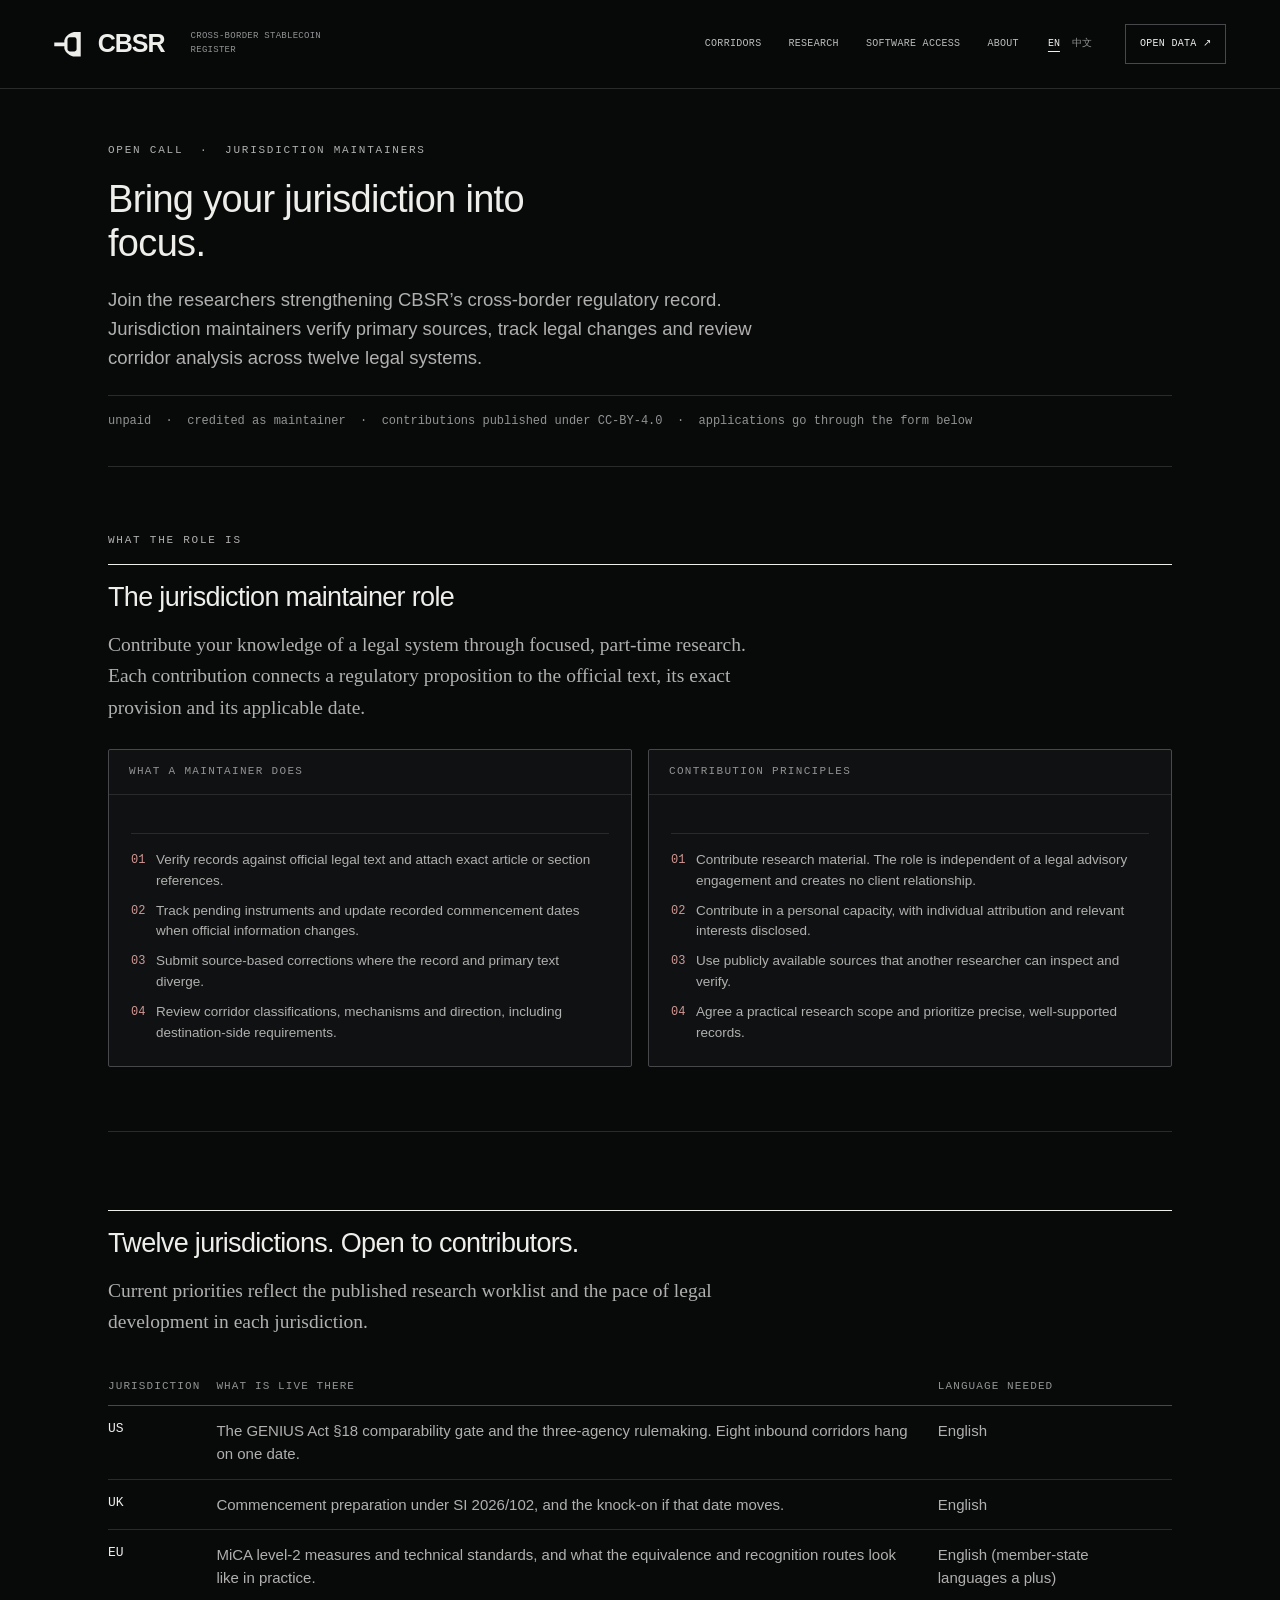
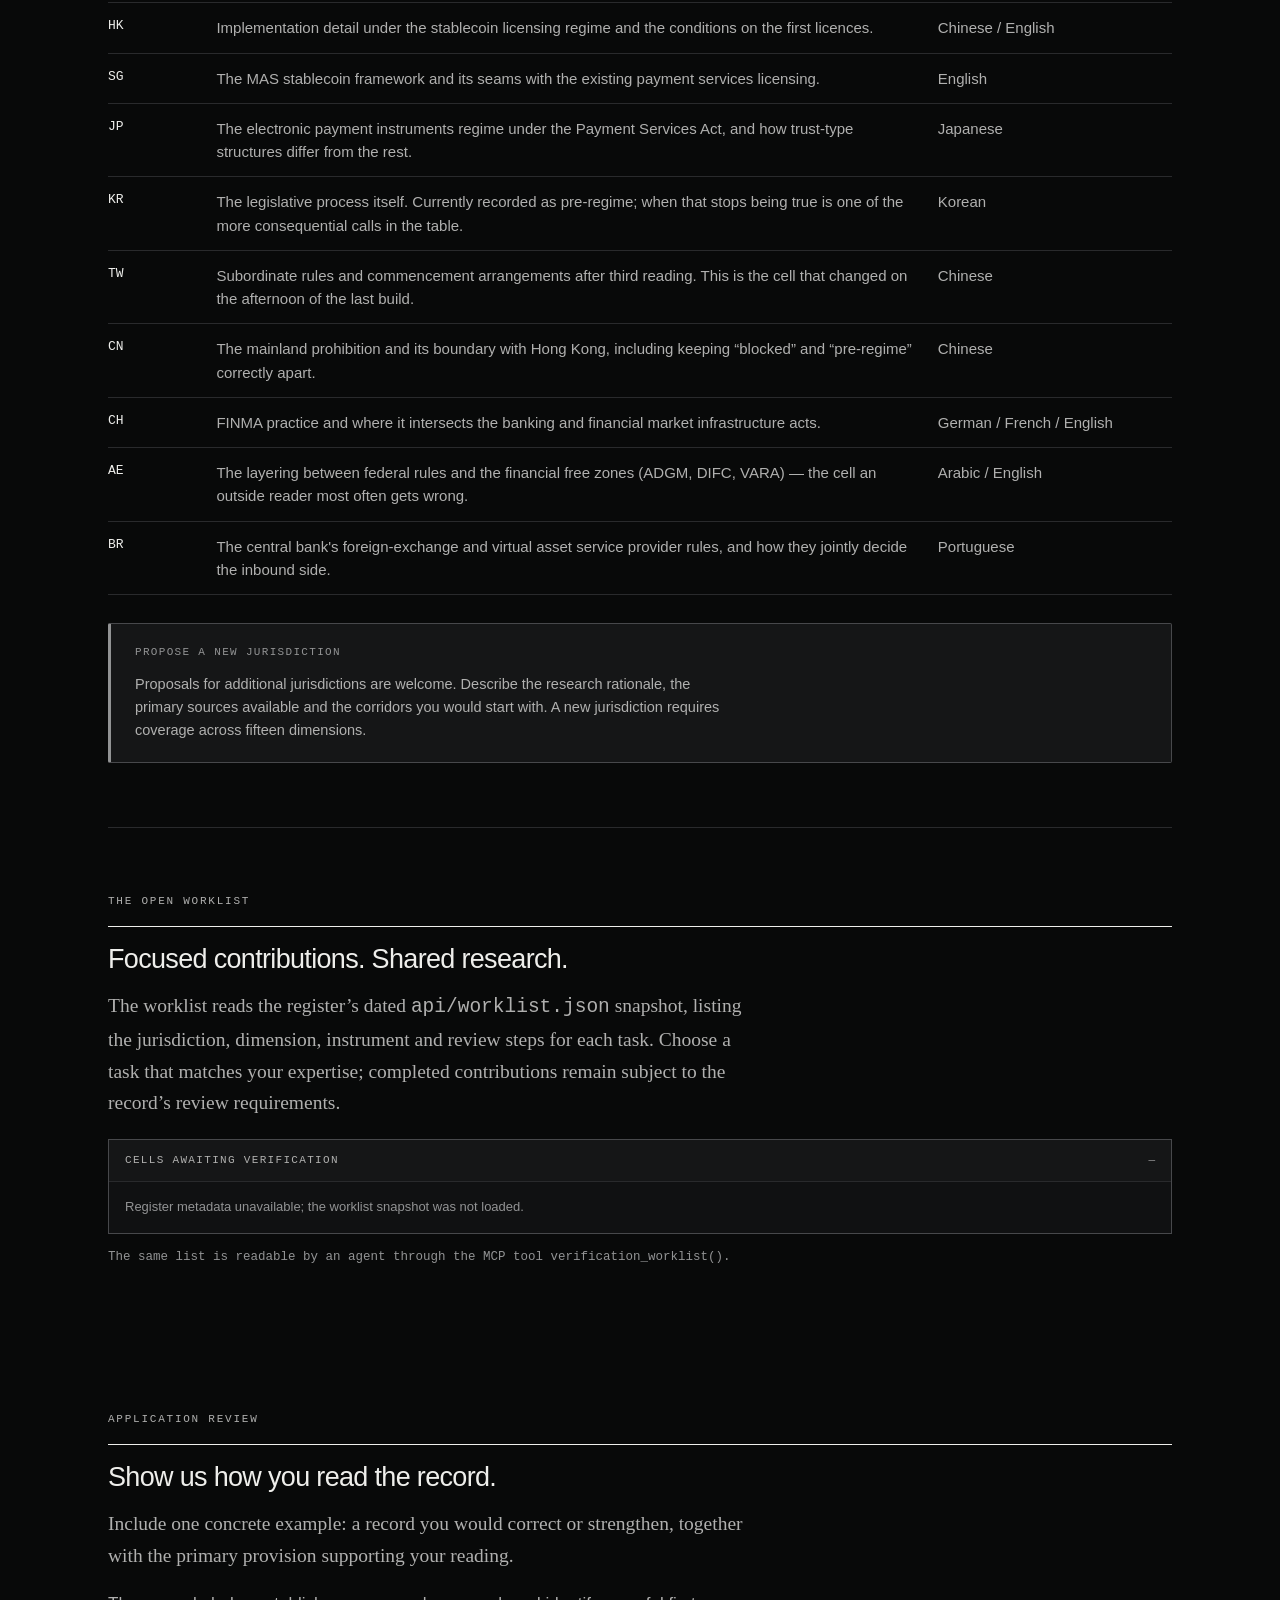
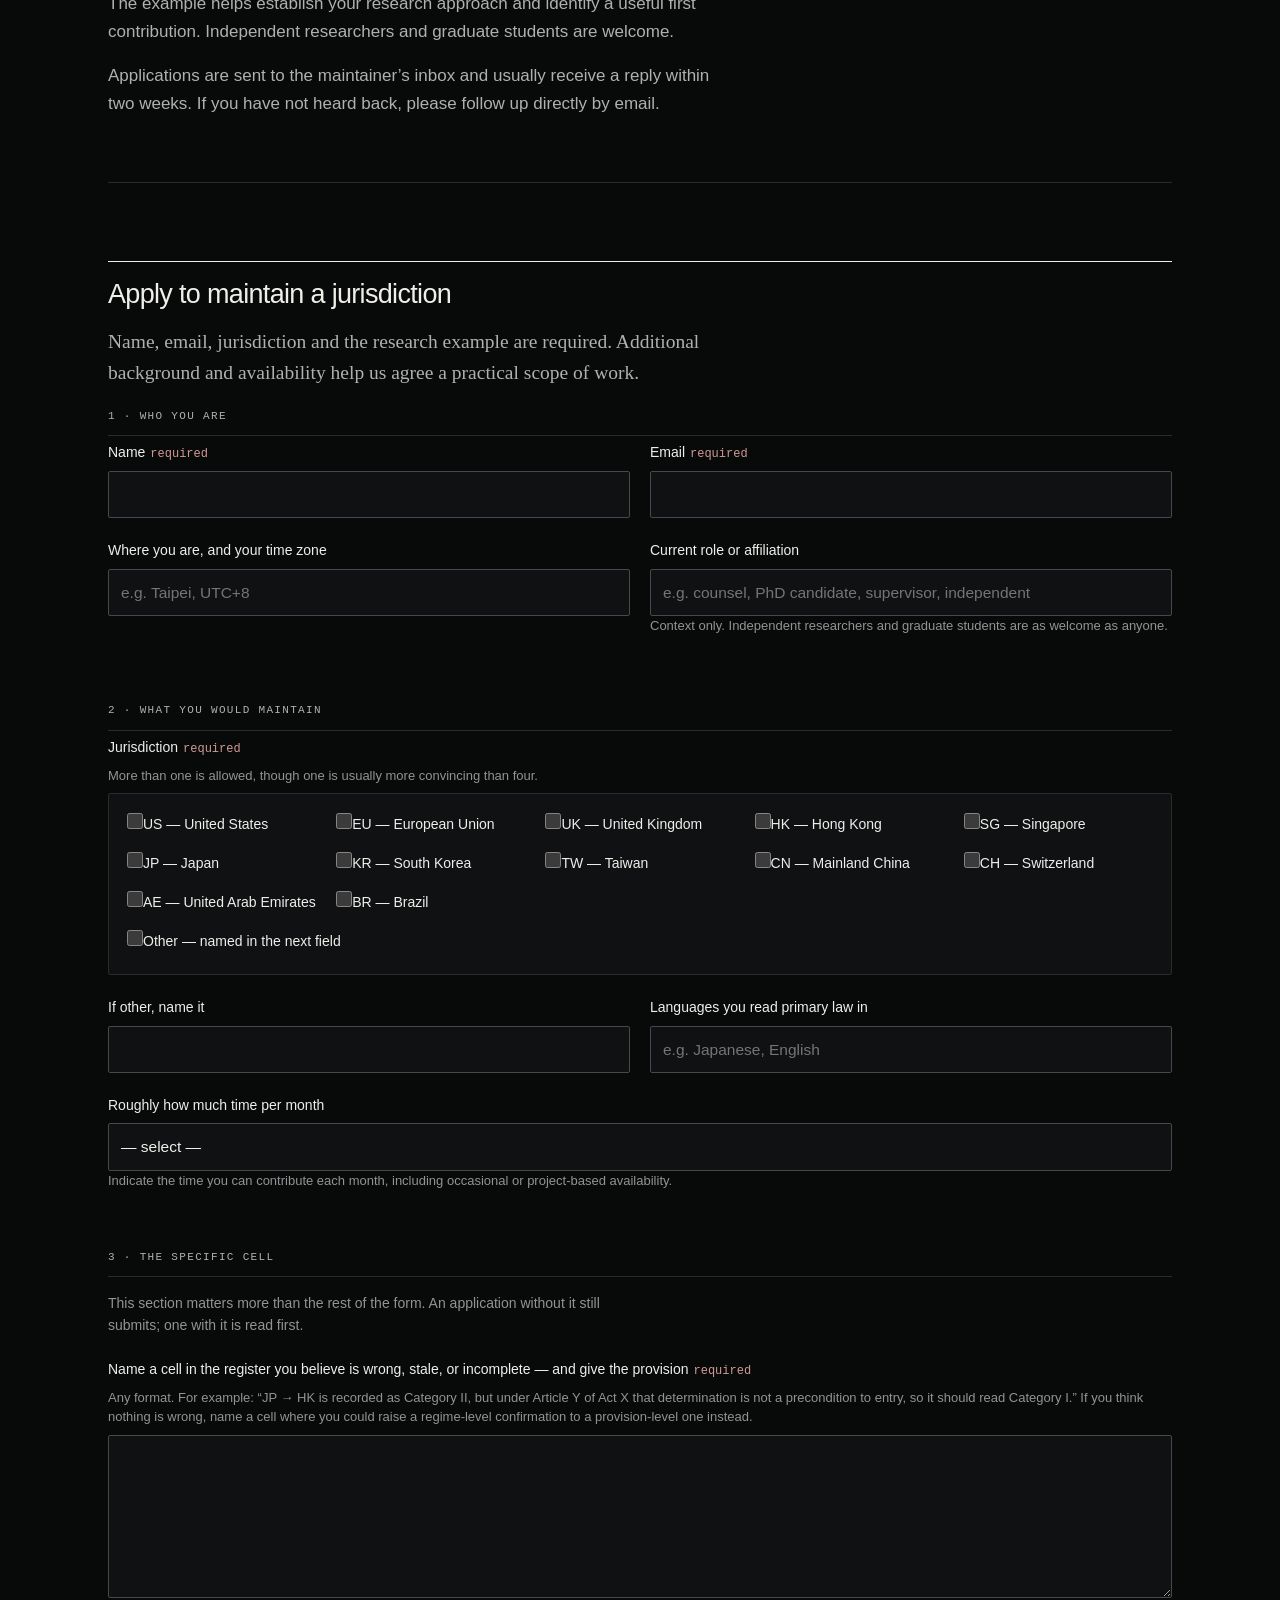
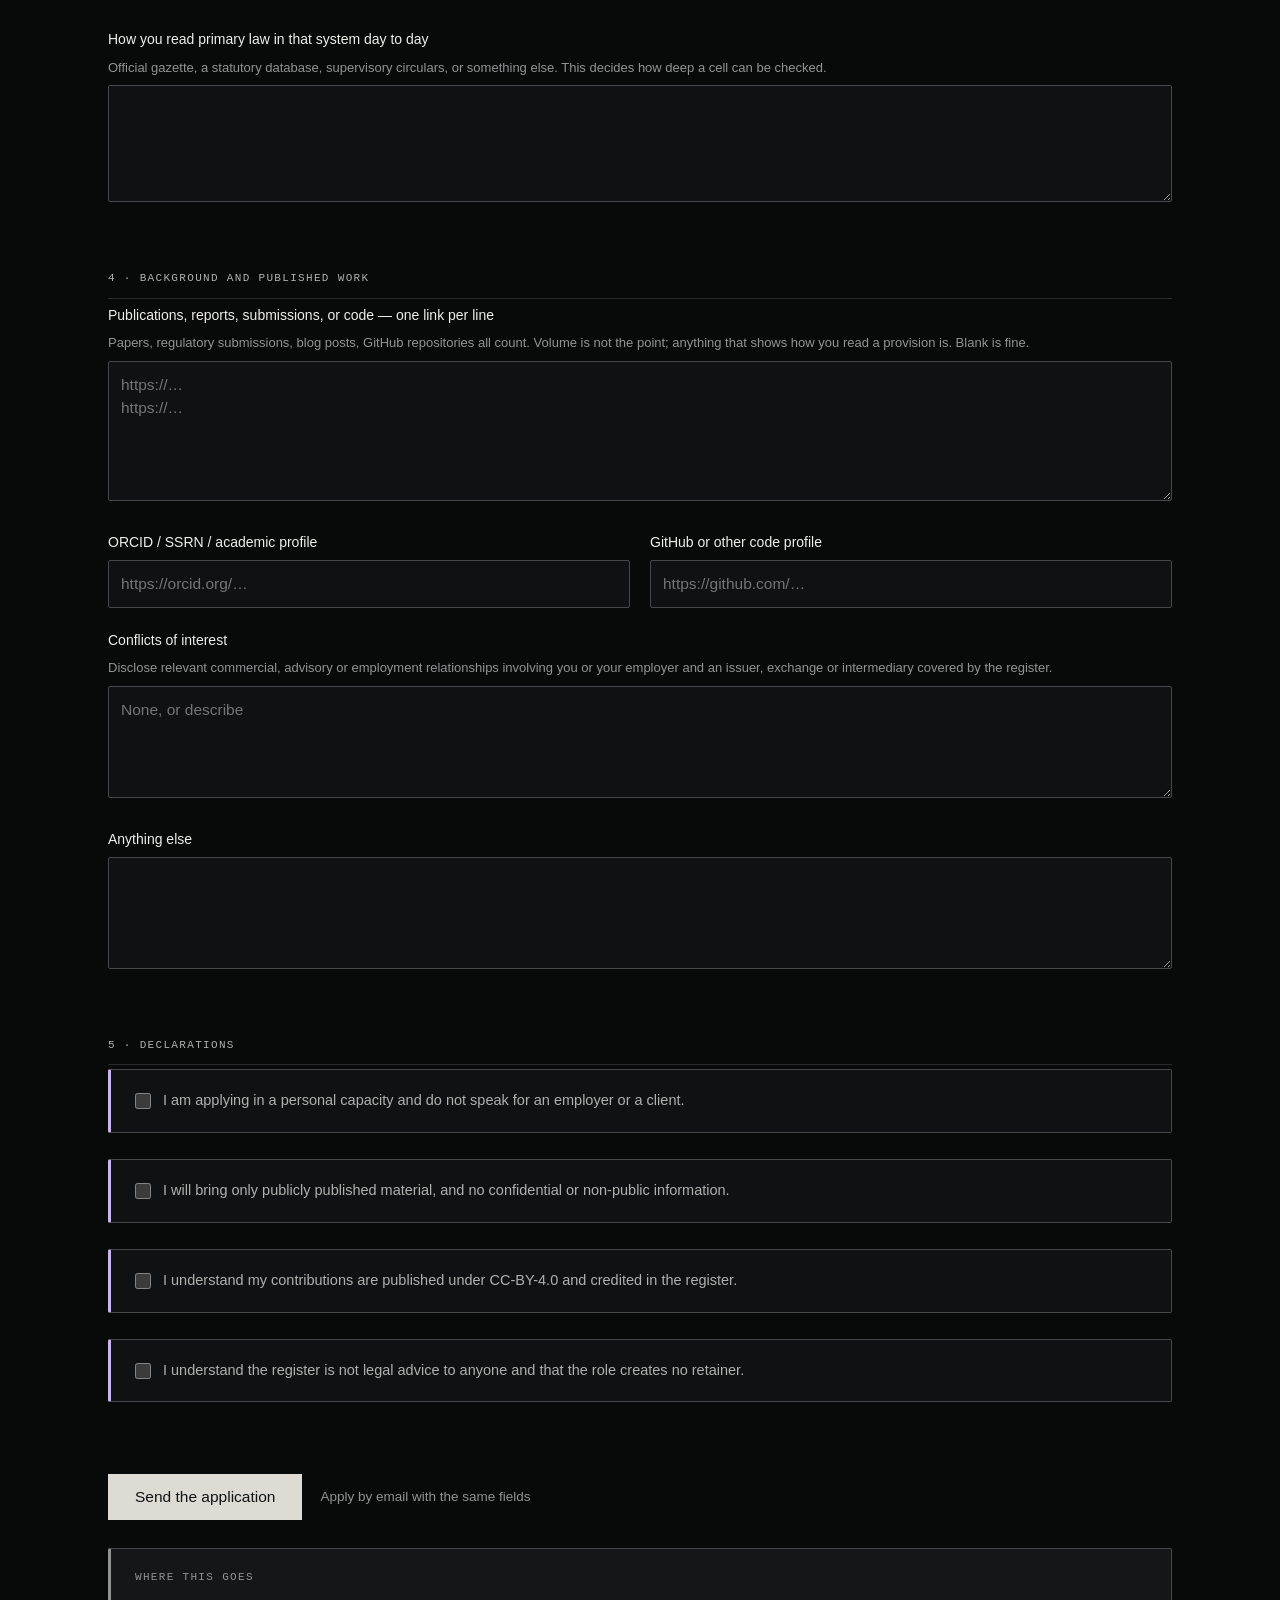
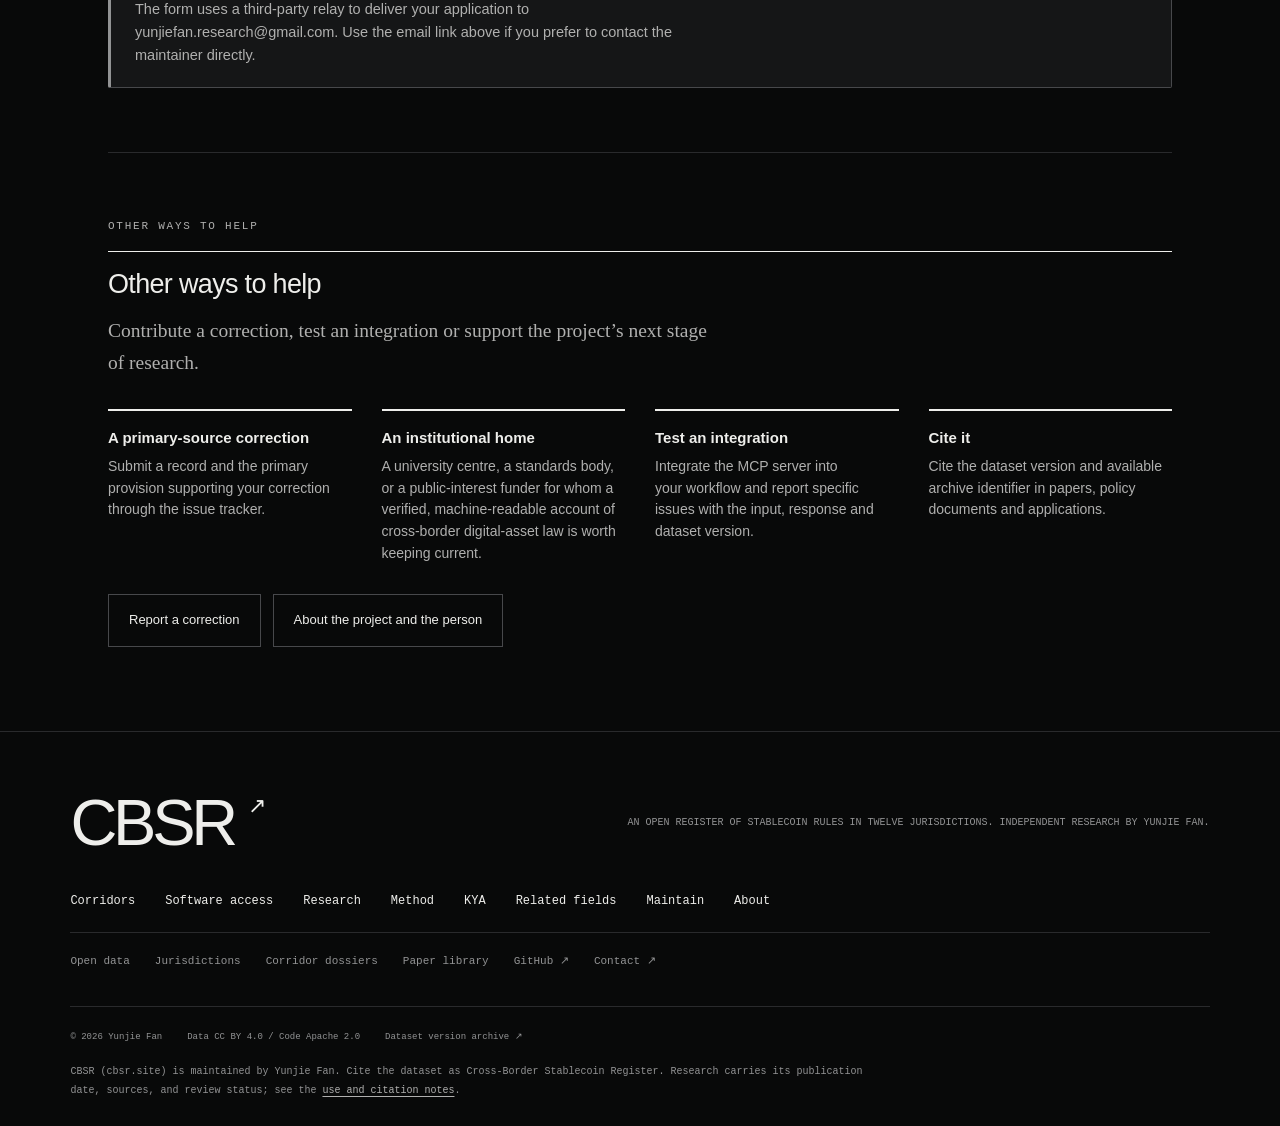
<file: maintain.html>
<!DOCTYPE html>
<html lang="en"
      data-title-en="Review Stablecoin Regulatory Evidence | Contribute to CBSR"
      data-title-zh="参与 CBSR：核对稳定币监管证据｜CBSR">
<head>
<meta charset="utf-8">
<meta name="viewport" content="width=device-width, initial-scale=1">
<meta name="referrer" content="strict-origin-when-cross-origin">
<meta http-equiv="Content-Security-Policy" content="default-src 'self'; script-src 'self'; style-src 'self' 'unsafe-inline' https://fonts.googleapis.com; font-src https://fonts.gstatic.com; img-src 'self' data: https://www.bestpractices.dev; connect-src 'self' https://yunjiefanresearch-hub.github.io; form-action https://formsubmit.co; frame-ancestors 'none'; base-uri 'none'">
<title>Review Stablecoin Regulatory Evidence | Contribute to CBSR</title>
<meta name="description" content="Contribute your jurisdiction expertise to CBSR. Verify primary sources, track legal changes and strengthen open cross-border regulatory research." data-zh-content="以法域专长参与 CBSR，核对一手来源、追踪法律变化，共建开放的跨境监管研究。">
<meta name="author" content="Yunjie Fan">
<meta name="theme-color" content="#080909">
<link rel="icon" href="favicon.svg" type="image/svg+xml">

<meta property="og:type" content="article">
<meta property="og:site_name" content="CBSR">
<meta property="og:title" content="Review Stablecoin Regulatory Evidence | Contribute to CBSR" data-zh-content="参与 CBSR：核对稳定币监管证据｜CBSR">
<meta property="og:description" content="Contribute your jurisdiction expertise to CBSR. Verify primary sources, track legal changes and strengthen open cross-border regulatory research." data-zh-content="以法域专长参与 CBSR，核对一手来源、追踪法律变化，共建开放的跨境监管研究。">
<meta property="og:url" content="__SITE_URL__maintain.html">
<meta property="og:image" content="__SITE_URL__og-card.png">
<meta property="og:image:type" content="image/png">
<meta property="og:image:width" content="1200">
<meta property="og:image:height" content="630">
<meta property="og:image:alt" content="CBSR: an open register of stablecoin rules in twelve jurisdictions" data-zh-content="CBSR：十二个法域稳定币规则的开放登记册">
<meta property="og:locale" content="en">
<meta property="og:locale:alternate" content="zh_CN">
<link rel="canonical" href="__SITE_URL__maintain.html">
<meta name="twitter:card" content="summary_large_image">
<meta name="twitter:title" content="Review Stablecoin Regulatory Evidence | Contribute to CBSR" data-zh-content="参与 CBSR：核对稳定币监管证据｜CBSR">
<meta name="twitter:description" content="Contribute your jurisdiction expertise to CBSR. Verify primary sources, track legal changes and strengthen open cross-border regulatory research." data-zh-content="以法域专长参与 CBSR，核对一手来源、追踪法律变化，共建开放的跨境监管研究。">
<meta name="twitter:image" content="__SITE_URL__og-card.png">

<link rel="stylesheet" href="assets/cbsr.css">
<link rel="stylesheet" href="assets/cbsr-brand.css">
<script src="assets/cbsr-live.js" defer></script>
</head>
<body>
<a class="skip" href="#main">Skip to content</a>

<header class="top">
  <div class="wrap">
    <div class="brand"><a href="index.html" aria-label="CBSR home"><span class="brand-mark" aria-hidden="true"><svg viewBox="0 0 100 93.88"><path fill="currentColor" fill-rule="evenodd" d="M75.51 1.02 L69.39 1.53 L69.39 2.55 L64.29 3.06 L64.29 4.08 L61.22 5.1 L58.16 7.14 L55.61 8.16 L52.55 11.22 L50 12.24 L46.94 16.33 L45.92 16.33 L43.88 20.41 L42.86 20.41 L40.82 25.51 L39.8 25.51 L39.29 30.61 L38.27 30.61 L38.27 39.29 L1.02 39.29 L1.02 53.06 L38.27 53.06 L38.27 62.24 L39.29 62.24 L39.8 67.35 L40.82 67.35 L42.86 72.45 L43.88 72.45 L45.92 76.53 L46.94 76.53 L50 80.61 L52.55 81.63 L55.61 84.69 L58.16 85.71 L61.22 87.76 L64.29 88.78 L64.29 89.8 L69.39 90.31 L69.39 91.33 L75.51 91.84 L98.98 91.84 L98.98 1.02 Z M75.51 20.41 L79.59 21.43 L82.65 24.49 L83.67 28.57 L83.67 64.29 L82.65 68.37 L79.59 71.43 L75.51 72.45 L58.16 72.45 L54.08 71.43 L51.02 68.37 L50 64.29 L50 28.57 L51.02 24.49 L54.08 21.43 L58.16 20.41 Z"/></svg></span><b>CBSR</b></a><span data-zh="跨境稳定币登记册">Cross-Border Stablecoin Register</span></div>
    <nav class="nav" aria-label="Main navigation" data-zh-aria-label="主导航">
      <a href="corridors.html" data-zh="通道研究">Corridors</a>
      <a href="research.html" data-zh="研究与政策">Research</a>
      <a href="agents.html" data-zh="软件查询">Software access</a>
      <a href="about.html" data-zh="关于">About</a>
      <span class="langtog" id="langtog" role="group" aria-label="Language"><button type="button" data-lang="en">EN</button><button type="button" data-lang="zh">中文</button></span>
      <a class="openreg" href="data/" data-zh="开放数据 ↗">Open data ↗</a>
    </nav>
  </div>
</header>

<main id="main" class="wrap">

  <section class="masthead">
    <p class="kick" data-zh="公开招募 &nbsp;·&nbsp; 法域维护者">open call &nbsp;·&nbsp; jurisdiction maintainers</p>
    <h1 data-zh="以专业视角，深化法域研究。">Bring your jurisdiction into focus.</h1>
    <p class="lede" data-zh="参与建设 CBSR 的跨境监管记录。法域维护者核对一手来源、追踪法律变化，并复核覆盖十二套法律制度的通道分析。">Join the researchers strengthening CBSR’s cross-border regulatory record. Jurisdiction maintainers verify primary sources, track legal changes and review corridor analysis across twelve legal systems.</p>
    <p class="mast-meta" data-zh="无报酬 &nbsp;·&nbsp; 署名维护者 &nbsp;·&nbsp; 贡献以 CC-BY-4.0 发布 &nbsp;·&nbsp; 经由下方表单提交">unpaid &nbsp;·&nbsp; credited as maintainer &nbsp;·&nbsp; contributions published under CC-BY-4.0 &nbsp;·&nbsp; applications go through the form below</p>
  </section>

  <hr class="rule">

  <!-- THE ROLE -->
  <section id="role">
    <p class="kick" data-zh="这个角色是什么">what the role is</p>
    <h2 class="h-sec" data-zh="法域维护者的职责">The jurisdiction maintainer role</h2>
    <p class="lead" data-zh="以熟悉的法律制度为基础，利用业余时间开展有针对性的研究。每项贡献将监管命题连接至官方原文、具体条款与适用日期。">Contribute your knowledge of a legal system through focused, part-time research. Each contribution connects a regulatory proposition to the official text, its exact provision and its applicable date.</p>
    <div class="split">
      <div class="ans">
        <div class="ans-h" data-zh="维护者做的事">What a maintainer does</div>
        <div class="ans-b">
          <ul class="ans-flags">
            <li><span class="m">01</span><span data-zh="依据官方法律原文核对记录，并附上精确条款定位。">Verify records against official legal text and attach exact article or section references.</span></li>
            <li><span class="m">02</span><span data-zh="追踪待决文书，在官方信息变化时更新记录中的施行日期。">Track pending instruments and update recorded commencement dates when official information changes.</span></li>
            <li><span class="m">03</span><span data-zh="针对记录与一手原文的差异，提交有来源依据的更正。">Submit source-based corrections where the record and primary text diverge.</span></li>
            <li><span class="m">04</span><span data-zh="复核通道分类、机制与方向，包括目的地要求。">Review corridor classifications, mechanisms and direction, including destination-side requirements.</span></li>
          </ul>
        </div>
      </div>
      <div class="ans">
        <div class="ans-h" data-zh="贡献原则">Contribution principles</div>
        <div class="ans-b">
          <ul class="ans-flags">
            <li><span class="m">01</span><span data-zh="贡献研究资料。维护者角色独立于法律顾问服务，不形成客户委托关系。">Contribute research material. The role is independent of a legal advisory engagement and creates no client relationship.</span></li>
            <li><span class="m">02</span><span data-zh="以个人身份贡献并署名，披露相关利益关系。">Contribute in a personal capacity, with individual attribution and relevant interests disclosed.</span></li>
            <li><span class="m">03</span><span data-zh="使用其他研究者可以查阅与核对的公开来源。">Use publicly available sources that another researcher can inspect and verify.</span></li>
            <li><span class="m">04</span><span data-zh="协商切实可行的研究范围，优先保证记录准确且有据可查。">Agree a practical research scope and prioritize precise, well-supported records.</span></li>
          </ul>
        </div>
      </div>
    </div>
  </section>

  <hr class="rule">

  <!-- WHICH JURISDICTIONS -->
  <section id="open">
    <p class="kick" data-zh="哪些法域开放"></p>
    <h2 class="h-sec" data-zh="十二个法域，开放参与。">Twelve jurisdictions. Open to contributors.</h2>
    <p class="lead" data-zh="当前重点结合公开研究工作清单与各法域的法律发展进程确定。">Current priorities reflect the published research worklist and the pace of legal development in each jurisdiction.</p>
    <div class="tbl-scroll">
      <table class="tbl">
        <thead>
          <tr>
            <th data-zh="法域">Jurisdiction</th>
            <th data-zh="当下最要紧的事">What is live there</th>
            <th data-zh="需要的语言">Language needed</th>
          </tr>
        </thead>
        <tbody>
          <tr><td class="mono">US</td><td data-zh="GENIUS 法案第 18 条可比性关口的施行，以及三机构联合规则制定。八条入美通道挂在这一个日期上。">The GENIUS Act §18 comparability gate and the three-agency rulemaking. Eight inbound corridors hang on one date.</td><td data-zh="英语">English</td></tr>
          <tr><td class="mono">UK</td><td data-zh="SI 2026/102 之下的制度施行准备，以及施行日一旦移动的连锁影响。">Commencement preparation under SI 2026/102, and the knock-on if that date moves.</td><td data-zh="英语">English</td></tr>
          <tr><td class="mono">EU</td><td data-zh="MiCA 的二级立法与监管技术标准，以及等效 / 承认路径在实践中的形态。">MiCA level-2 measures and technical standards, and what the equivalence and recognition routes look like in practice.</td><td data-zh="英语（成员国语言加分）">English (member-state languages a plus)</td></tr>
          <tr><td class="mono">HK</td><td data-zh="稳定币发牌制度的实施细节与首批牌照的条件。">Implementation detail under the stablecoin licensing regime and the conditions on the first licences.</td><td data-zh="中文 / 英语">Chinese / English</td></tr>
          <tr><td class="mono">SG</td><td data-zh="MAS 稳定币框架，以及它与既有支付服务牌照的接缝。">The MAS stablecoin framework and its seams with the existing payment services licensing.</td><td data-zh="英语">English</td></tr>
          <tr><td class="mono">JP</td><td data-zh="资金结算法下的电子支付手段制度，以及信托型与其他型态的差别。">The electronic payment instruments regime under the Payment Services Act, and how trust-type structures differ from the rest.</td><td data-zh="日语">Japanese</td></tr>
          <tr><td class="mono">KR</td><td data-zh="立法进程本身。目前记为前制度期；这一格什么时候不再是前制度期，是全表最需要盯的判断之一。">The legislative process itself. Currently recorded as pre-regime; when that stops being true is one of the more consequential calls in the table.</td><td data-zh="韩语">Korean</td></tr>
          <tr><td class="mono">TW</td><td data-zh="三读通过后的子法与施行安排。这是上一次构建当天下午发生变化的那一格。">Subordinate rules and commencement arrangements after third reading. This is the cell that changed on the afternoon of the last build.</td><td data-zh="中文">Chinese</td></tr>
          <tr><td class="mono">CN</td><td data-zh="内地的禁止性规定与香港之间的边界，包括「受阻」与「无制度」这两种状态的准确划分。">The mainland prohibition and its boundary with Hong Kong, including keeping &ldquo;blocked&rdquo; and &ldquo;pre-regime&rdquo; correctly apart.</td><td data-zh="中文">Chinese</td></tr>
          <tr><td class="mono">CH</td><td data-zh="FINMA 实践与银行法、金融市场基础设施法的交叉点。">FINMA practice and where it intersects the banking and financial market infrastructure acts.</td><td data-zh="德语 / 法语 / 英语">German / French / English</td></tr>
          <tr><td class="mono">AE</td><td data-zh="联邦与各金融自由区（ADGM、DIFC、VARA）之间的分层，这是最容易被外部读者读错的一格。">The layering between federal rules and the financial free zones (ADGM, DIFC, VARA) &mdash; the cell an outside reader most often gets wrong.</td><td data-zh="阿拉伯语 / 英语">Arabic / English</td></tr>
          <tr><td class="mono">BR</td><td data-zh="巴西央行的外汇与虚拟资产服务商规则，以及它们如何共同决定入境侧。">The central bank's foreign-exchange and virtual asset service provider rules, and how they jointly decide the inbound side.</td><td data-zh="葡萄牙语">Portuguese</td></tr>
        </tbody>
      </table>
    </div>
    <div class="note-box">
      <p class="nh" data-zh="提议新增法域">propose a new jurisdiction</p>
      <p data-zh="欢迎提议新增法域。请说明研究理由、可用的一手来源，以及计划首先研究的通道。新增法域需覆盖十五个维度。">Proposals for additional jurisdictions are welcome. Describe the research rationale, the primary sources available and the corridors you would start with. A new jurisdiction requires coverage across fifteen dimensions.</p>
    </div>
  </section>

  <hr class="rule">

  <!-- HOW APPLICATIONS ARE READ -->

  <section id="worklist">
    <p class="kick" data-zh="公开工作清单">the open worklist</p>
    <h2 class="h-sec" data-zh="聚焦具体贡献，共建研究记录。">Focused contributions. Shared research.</h2>
    <p class="lead" data-zh="工作清单读取登记册带日期的 &lt;code&gt;api/worklist.json&lt;/code&gt; 快照，列出各任务的法域、维度、文书与复核步骤。可按专长选择任务；完成贡献后，仍依照记录的复核要求处理。">The worklist reads the register’s dated <code>api/worklist.json</code> snapshot, listing the jurisdiction, dimension, instrument and review steps for each task. Choose a task that matches your expertise; completed contributions remain subject to the record’s review requirements.</p>

    <div class="wl">
      <div class="wl-h">
        <span data-zh="待核验格位">cells awaiting verification</span>
        <span class="wl-count" id="wl-count">—</span>
      </div>
      <ul class="wl-list" id="wl-list"></ul>
      <p class="wl-state" id="wl-state" data-zh="正在从登记册读取…">Reading from the register…</p>
    </div>

    <p class="meta" data-zh="同一份清单也可以由 agent 通过 MCP 工具 verification_worklist() 读取。">The same list is readable by an agent through the MCP tool verification_worklist().</p>
  </section>

  <section id="howread">
    <p class="kick" data-zh="申请评估">application review</p>
    <h2 class="h-sec" data-zh="展示你的研究方法。">Show us how you read the record.</h2>
    <p class="lead" data-zh="请提供一个具体示例：指出希望更正或加强的记录，并附上支撑你所作解读的一手条款。">Include one concrete example: a record you would correct or strengthen, together with the primary provision supporting your reading.</p>
    <p class="body" data-zh="该示例有助于了解研究方法，并确定合适的首项贡献。欢迎独立研究者与在读研究生参与。">The example helps establish your research approach and identify a useful first contribution. Independent researchers and graduate students are welcome.</p>
    <p class="body" data-zh="申请发送至维护者邮箱，通常在两周内回复。如尚未收到回复，请直接通过邮件跟进。">Applications are sent to the maintainer’s inbox and usually receive a reply within two weeks. If you have not heard back, please follow up directly by email.</p>
  </section>

  <hr class="rule">

  <!-- THE FORM -->
  <section id="apply-section">
    <p class="kick" data-zh="申请表"></p>
    <h2 class="h-sec" data-zh="申请维护一个法域">Apply to maintain a jurisdiction</h2>
    <p class="lead" data-zh="姓名、邮箱、法域与研究示例为必填项。补充背景与可投入时间，有助于协商切实可行的工作范围。">Name, email, jurisdiction and the research example are required. Additional background and availability help us agree a practical scope of work.</p>

    <form class="form" id="apply" method="POST" action="https://formsubmit.co/yunjiefan.research@gmail.com" accept-charset="UTF-8">

      <!-- Relay configuration. These are not part of the application and are skipped by
           the plain-text builder because they sit outside any .f block. -->
      <input type="hidden" name="_subject" value="CBSR jurisdiction maintainer — application">
      <input type="hidden" name="_template" value="table">
      <input type="hidden" name="_captcha" value="false">
      <input type="hidden" name="_next" value="__SITE_URL__thanks.html">
      <!-- Honeypot. A bot fills every field it finds; a person never sees this one. -->
      <div class="hp" aria-hidden="true"><label>Company website<input type="text" name="_honey" tabindex="-1" autocomplete="off"></label></div>

      <fieldset class="fs">
        <legend data-zh="一 · 你是谁">1 · Who you are</legend>
        <div class="frow">
          <div class="f">
            <label for="ap-name" data-zh="姓名<span class=&quot;req&quot;>必填</span>">Name<span class="req">required</span></label>
            <input id="ap-name" name="Name" type="text" required autocomplete="name">
          </div>
          <div class="f">
            <label for="ap-email" data-zh="邮箱<span class=&quot;req&quot;>必填</span>">Email<span class="req">required</span></label>
            <input id="ap-email" name="Email" type="email" required autocomplete="email">
          </div>
        </div>
        <div class="frow">
          <div class="f">
            <label for="ap-where" data-zh="所在地与时区">Where you are, and your time zone</label>
            <input id="ap-where" name="Location and time zone" type="text" placeholder="e.g. Taipei, UTC+8" data-zh-placeholder="例如 台北，UTC+8">
          </div>
          <div class="f">
            <label for="ap-role" data-zh="当前身份或所属机构">Current role or affiliation</label>
            <input id="ap-role" name="Role or affiliation" type="text" placeholder="e.g. counsel, PhD candidate, supervisor, independent" data-zh-placeholder="例如 律师、博士生、监管机构人员、独立研究者">
            <p class="hint" data-zh="仅供背景参考。独立研究者与在读研究生同样受欢迎。">Context only. Independent researchers and graduate students are as welcome as anyone.</p>
          </div>
        </div>
      </fieldset>

      <fieldset class="fs">
        <legend data-zh="二 · 你要维护哪里">2 · What you would maintain</legend>
        <div class="f">
          <p class="flab" data-zh="法域<span class=&quot;req&quot;>必填</span>">Jurisdiction<span class="req">required</span></p>
          <p class="hint" data-zh="可多选，但选一个通常比选四个有说服力。">More than one is allowed, though one is usually more convincing than four.</p>
          <div class="checks">
            <label class="chk"><input type="checkbox" name="Jurisdiction" value="US"><span data-zh="US — 美国">US — United States</span></label>
            <label class="chk"><input type="checkbox" name="Jurisdiction" value="EU"><span data-zh="EU — 欧盟">EU — European Union</span></label>
            <label class="chk"><input type="checkbox" name="Jurisdiction" value="UK"><span data-zh="UK — 英国">UK — United Kingdom</span></label>
            <label class="chk"><input type="checkbox" name="Jurisdiction" value="HK"><span data-zh="HK — 香港">HK — Hong Kong</span></label>
            <label class="chk"><input type="checkbox" name="Jurisdiction" value="SG"><span data-zh="SG — 新加坡">SG — Singapore</span></label>
            <label class="chk"><input type="checkbox" name="Jurisdiction" value="JP"><span data-zh="JP — 日本">JP — Japan</span></label>
            <label class="chk"><input type="checkbox" name="Jurisdiction" value="KR"><span data-zh="KR — 韩国">KR — South Korea</span></label>
            <label class="chk"><input type="checkbox" name="Jurisdiction" value="TW"><span data-zh="TW — 台湾">TW — Taiwan</span></label>
            <label class="chk"><input type="checkbox" name="Jurisdiction" value="CN"><span data-zh="CN — 中国内地">CN — Mainland China</span></label>
            <label class="chk"><input type="checkbox" name="Jurisdiction" value="CH"><span data-zh="CH — 瑞士">CH — Switzerland</span></label>
            <label class="chk"><input type="checkbox" name="Jurisdiction" value="AE"><span data-zh="AE — 阿联酋">AE — United Arab Emirates</span></label>
            <label class="chk"><input type="checkbox" name="Jurisdiction" value="BR"><span data-zh="BR — 巴西">BR — Brazil</span></label>
            <label class="chk wide"><input type="checkbox" name="Jurisdiction" value="Other (named below)"><span data-zh="其他 — 在下一栏说明">Other — named in the next field</span></label>
          </div>
        </div>
        <div class="frow">
          <div class="f">
            <label for="ap-other" data-zh="如选「其他」，请写出法域名称">If other, name it</label>
            <input id="ap-other" name="Other jurisdiction" type="text">
          </div>
          <div class="f">
            <label for="ap-lang" data-zh="你能读哪些语言的一手法条">Languages you read primary law in</label>
            <input id="ap-lang" name="Languages for primary sources" type="text" placeholder="e.g. Japanese, English" data-zh-placeholder="例如 日语、英语">
          </div>
        </div>
        <div class="f">
          <label for="ap-time" data-zh="每月大致能投入的时间">Roughly how much time per month</label>
          <select id="ap-time" name="Time per month">
            <option value="" data-zh="—— 选择 ——">— select —</option>
            <option value="1-2 hours" data-zh="1–2 小时">1–2 hours</option>
            <option value="3-5 hours" data-zh="3–5 小时">3–5 hours</option>
            <option value="6-10 hours" data-zh="6–10 小时">6–10 hours</option>
            <option value="more than 10 hours" data-zh="10 小时以上">more than 10 hours</option>
          </select>
          <p class="hint" data-zh="请填写每月可投入的时间，也可说明不定期或按项目参与的安排。">Indicate the time you can contribute each month, including occasional or project-based availability.</p>
        </div>
      </fieldset>

      <fieldset class="fs">
        <legend data-zh="三 · 具体那一格">3 · The specific cell</legend>
        <p class="fsnote" data-zh="这一节是整份申请里最要紧的部分。答不上来也可以提交，但答得上来的申请会先被读。">This section matters more than the rest of the form. An application without it still submits; one with it is read first.</p>
        <div class="f">
          <label for="ap-cell" data-zh="指出登记册里你认为写错、过时或不完整的一格，并给出条款<span class=&quot;req&quot;>必填</span>">Name a cell in the register you believe is wrong, stale, or incomplete &mdash; and give the provision<span class="req">required</span></label>
          <p class="hint" data-zh="格式不限。例如：「JP → HK 记为类别 II，但依据 X 法第 Y 条，该认定并非入境前提，因此应为类别 I。」如果你认为没有错，也可以指出一格你能把制度层级确认升级为条文层级确认的地方。">Any format. For example: &ldquo;JP → HK is recorded as Category II, but under Article Y of Act X that determination is not a precondition to entry, so it should read Category I.&rdquo; If you think nothing is wrong, name a cell where you could raise a regime-level confirmation to a provision-level one instead.</p>
          <textarea id="ap-cell" name="The specific cell, and the provision" required rows="6"></textarea>
        </div>
        <div class="f">
          <label for="ap-how" data-zh="你平时怎么读那套制度的一手法条">How you read primary law in that system day to day</label>
          <p class="hint" data-zh="你用的是官方公报、法规数据库、监管机构公告，还是别的什么。这决定了一格能被核到多深。">Official gazette, a statutory database, supervisory circulars, or something else. This decides how deep a cell can be checked.</p>
          <textarea id="ap-how" name="How you read primary law" rows="4"></textarea>
        </div>
      </fieldset>

      <fieldset class="fs">
        <legend data-zh="四 · 背景与发表">4 · Background and published work</legend>
        <div class="f">
          <label for="ap-pubs" data-zh="发表物、报告、意见稿或代码——每行一条链接">Publications, reports, submissions, or code &mdash; one link per line</label>
          <p class="hint" data-zh="论文、监管意见、博客、GitHub 仓库都算。数量不重要，能看出你读法条的方式就够了。没有也可以留空。">Papers, regulatory submissions, blog posts, GitHub repositories all count. Volume is not the point; anything that shows how you read a provision is. Blank is fine.</p>
          <textarea id="ap-pubs" name="Publications and prior work" rows="5" placeholder="https://…&#10;https://…" spellcheck="false"></textarea>
        </div>
        <div class="frow">
          <div class="f">
            <label for="ap-orcid" data-zh="ORCID / SSRN / 学术主页">ORCID / SSRN / academic profile</label>
            <input id="ap-orcid" name="ORCID or SSRN" type="url" placeholder="https://orcid.org/…" spellcheck="false">
          </div>
          <div class="f">
            <label for="ap-code" data-zh="GitHub 或其他代码主页">GitHub or other code profile</label>
            <input id="ap-code" name="GitHub" type="url" placeholder="https://github.com/…" spellcheck="false">
          </div>
        </div>
        <div class="f">
          <label for="ap-coi" data-zh="利益冲突">Conflicts of interest</label>
          <p class="hint" data-zh="请披露你或雇主与登记册收录的发行方、交易所或中介机构之间相关的商业、顾问或雇佣关系。">Disclose relevant commercial, advisory or employment relationships involving you or your employer and an issuer, exchange or intermediary covered by the register.</p>
          <textarea id="ap-coi" name="Conflicts of interest" rows="3" placeholder="None, or describe" data-zh-placeholder="无，或请说明"></textarea>
        </div>
        <div class="f">
          <label for="ap-else" data-zh="还有什么想说的">Anything else</label>
          <textarea id="ap-else" name="Anything else" rows="3"></textarea>
        </div>
      </fieldset>

      <fieldset class="fs">
        <legend data-zh="五 · 声明">5 · Declarations</legend>
        <div class="declare">
          <label class="chk"><input type="checkbox" name="Declaration: personal capacity" value="yes"><span data-zh="我以个人身份申请，不代表雇主或客户发言。">I am applying in a personal capacity and do not speak for an employer or a client.</span></label>
        </div>
        <div class="declare">
          <label class="chk"><input type="checkbox" name="Declaration: public sources only" value="yes"><span data-zh="我只会引入已公开发布的材料，不会带入保密或非公开信息。">I will bring only publicly published material, and no confidential or non-public information.</span></label>
        </div>
        <div class="declare">
          <label class="chk"><input type="checkbox" name="Declaration: CC-BY-4.0" value="yes"><span data-zh="我理解我的贡献将以 CC-BY-4.0 发布，并会在登记册中署名。">I understand my contributions are published under CC-BY-4.0 and credited in the register.</span></label>
        </div>
        <div class="declare">
          <label class="chk"><input type="checkbox" name="Declaration: not legal advice" value="yes"><span data-zh="我理解登记册不构成对任何人的法律建议，维护者身份不产生委托关系。">I understand the register is not legal advice to anyone and that the role creates no retainer.</span></label>
        </div>
      </fieldset>

      <div class="fsubmit">
        <button class="btn pri" type="submit" data-zh="提交申请">Send the application</button>
        <a class="alt" id="apply-mailto" href="mailto:yunjiefan.research@gmail.com?subject=CBSR%20jurisdiction%20maintainer" data-zh="使用相同字段通过邮件申请">Apply by email with the same fields</a>
      </div>
    </form>

    <div class="note-box">
      <p class="nh" data-zh="这份申请会到哪里去">where this goes</p>
      <p data-zh="表单通过第三方转发服务将申请送至 yunjiefan.research@gmail.com。如希望直接联系维护者，请使用上方邮件链接。">The form uses a third-party relay to deliver your application to yunjiefan.research@gmail.com. Use the email link above if you prefer to contact the maintainer directly.</p>
    </div>
  </section>

  <hr class="rule">

  <!-- OTHER WAYS -->
  <section id="other">
    <p class="kick" data-zh="不当维护者也能帮上忙">other ways to help</p>
    <h2 class="h-sec" data-zh="其他可以帮上忙的方式">Other ways to help</h2>
    <p class="lead" data-zh="提出更正、测试接入，或支持项目下一阶段的研究。">Contribute a correction, test an integration or support the project’s next stage of research.</p>
    <div class="uses">
      <div class="use"><p class="ut" data-zh="一处一手来源更正">A primary-source correction</p><p class="ud" data-zh="通过 issue tracker 提交待更正记录及其一手条款依据。">Submit a record and the primary provision supporting your correction through the issue tracker.</p></div>
      <div class="use"><p class="ut" data-zh="一个机构落脚点">An institutional home</p><p class="ud" data-zh="一所大学的研究中心、一个标准组织、或一家公益资助方——对它们而言，一份经核实、机器可读的跨境数字资产法律说明值得被持续维护下去。">A university centre, a standards body, or a public-interest funder for whom a verified, machine-readable account of cross-border digital-asset law is worth keeping current.</p></div>
      <div class="use"><p class="ut" data-zh="测试工具接入">Test an integration</p><p class="ud" data-zh="将 MCP server 接入工作流，并在反馈具体问题时附上输入、返回与数据集版本。">Integrate the MCP server into your workflow and report specific issues with the input, response and dataset version.</p></div>
      <div class="use"><p class="ut" data-zh="引用它">Cite it</p><p class="ud" data-zh="在论文、政策文件与应用中引用数据集版本和可用存档标识符。">Cite the dataset version and available archive identifier in papers, policy documents and applications.</p></div>
    </div>
    <div class="cta">
      <a class="btn" href="https://github.com/yunjiefanresearch-hub/cross-border-stablecoin-register/issues" target="_blank" rel="noopener" data-zh="提交一处更正">Report a correction</a>
      <a class="btn" href="about.html" data-zh="关于这个项目和维护它的人">About the project and the person</a>
    </div>
  </section>

</main>

<footer><div class="wrap">
  <div class="footer-top"><a class="footer-wordmark" href="index.html">CBSR<span aria-hidden="true">↗</span></a><p data-zh="十二个法域稳定币规则的开放登记册。范韵婕 的独立研究。">An open register of stablecoin rules in twelve jurisdictions. Independent research by Yunjie Fan.</p></div>
  <nav class="footnav" aria-label="Explore CBSR" data-zh-aria-label="探索 CBSR"><a href="corridors.html" data-zh="通道研究">Corridors</a><a href="agents.html" data-zh="软件查询">Software access</a><a href="research.html" data-zh="研究与政策">Research</a><a href="method.html" data-zh="研究方法">Method</a><a href="kya.html">KYA</a><a href="standards.html" data-zh="相关领域">Related fields</a><a href="maintain.html" data-zh="参与维护">Maintain</a><a href="about.html" data-zh="关于 CBSR">About</a></nav>
  <nav class="evidence-nav" aria-label="Evidence directories" data-zh-aria-label="证据目录"><a href="data/" data-zh="开放数据">Open data</a><a href="jurisdictions/" data-zh="法域证据">Jurisdictions</a><a href="corridors/" data-zh="通道档案">Corridor dossiers</a><a href="research/" data-zh="论文资料">Paper library</a><a href="https://github.com/yunjiefanresearch-hub/cbsr.io">GitHub ↗</a><a href="mailto:yunjiefan.research@gmail.com" data-zh="联系">Contact ↗</a></nav>
  <div class="footer-meta"><span>© 2026 Yunjie Fan</span><span data-zh="数据 CC BY 4.0 / 代码 Apache 2.0">Data CC BY 4.0 / Code Apache 2.0</span><a href="https://doi.org/10.5281/zenodo.20730358" data-zh="数据集版本档案 ↗">Dataset version archive ↗</a></div>
  <p class="footer-note" data-zh="CBSR（cbsr.site）由 范韵婕 维护。Cross-Border Stablecoin Register 为数据集正式引用名。研究资料保留其发布日期、来源与复核状态；具体使用请参阅<a href=&quot;/about.html#reliance&quot;>使用说明</a>。">CBSR (cbsr.site) is maintained by Yunjie Fan. Cite the dataset as Cross-Border Stablecoin Register. Research carries its publication date, sources, and review status; see the <a href="about.html#reliance">use and citation notes</a>.</p>
</div></footer>

<script src="assets/cbsr.js"></script>
</body>
</html>
</file>
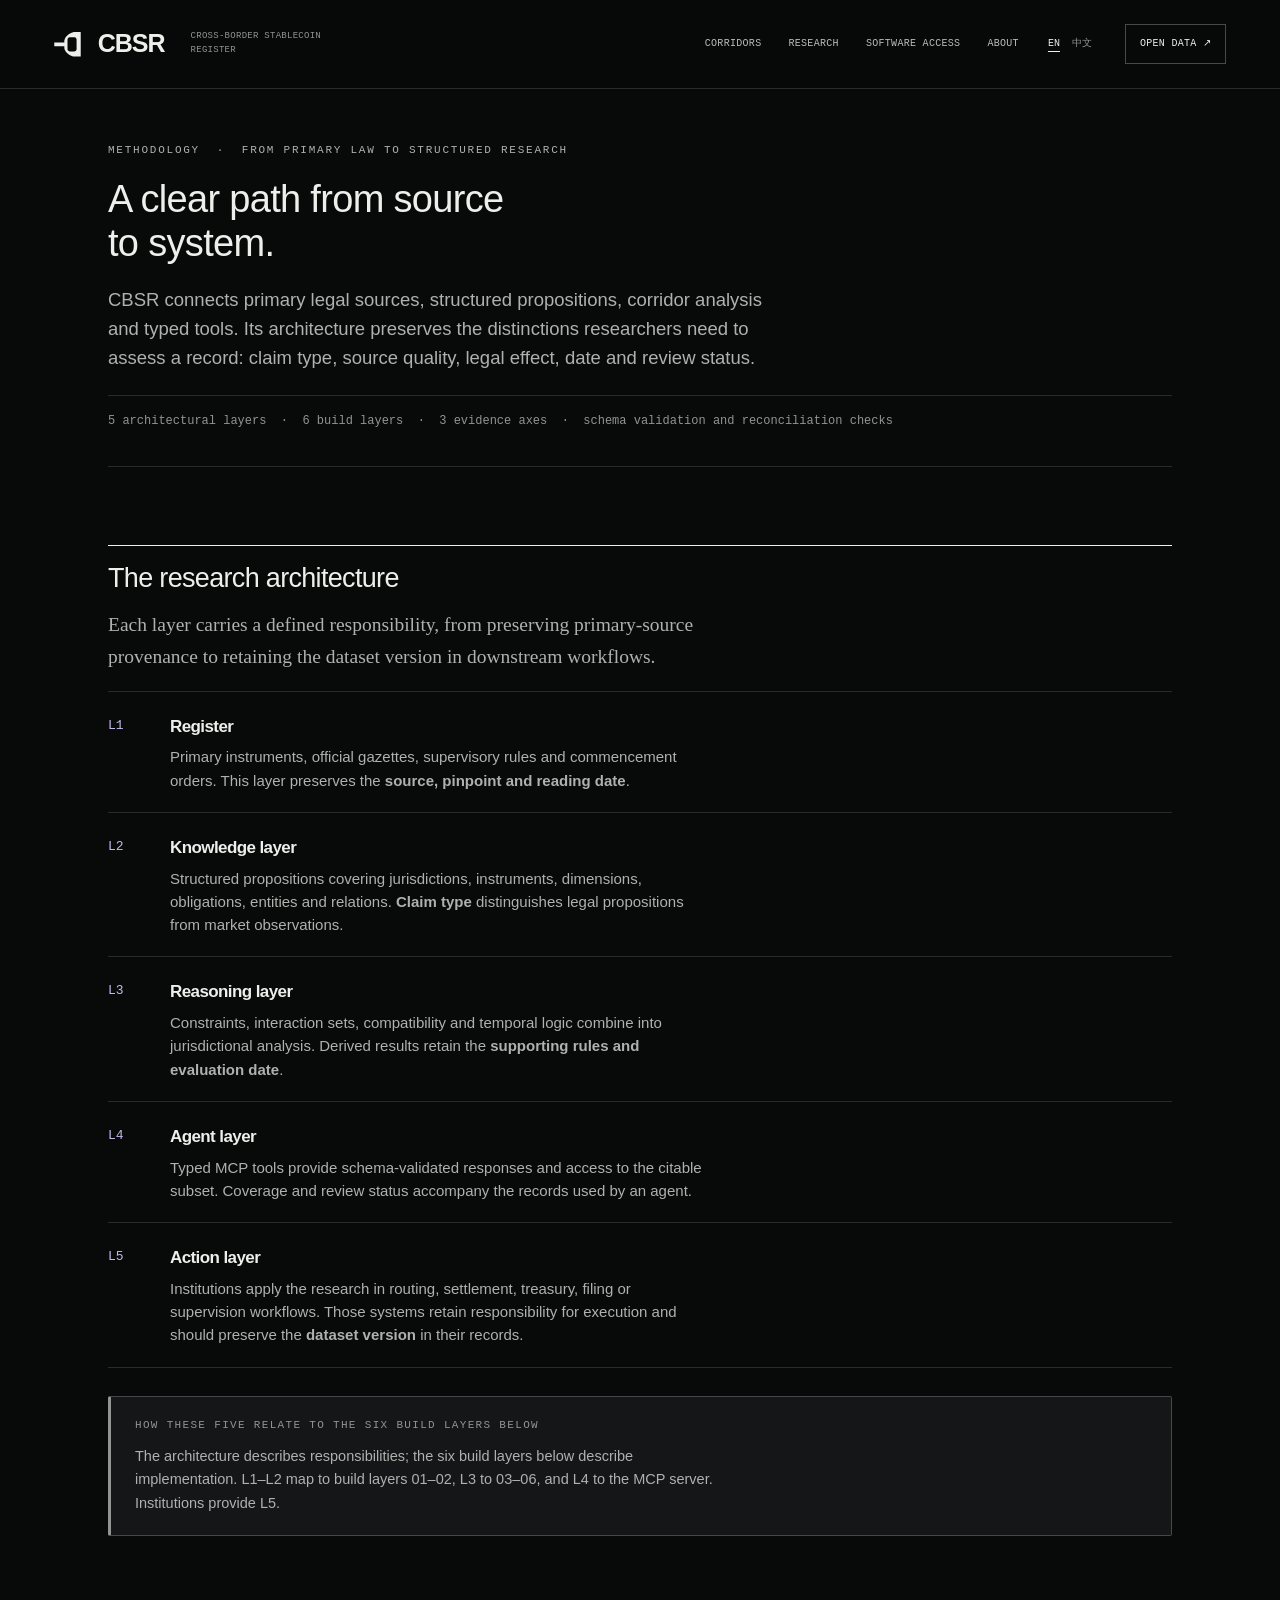
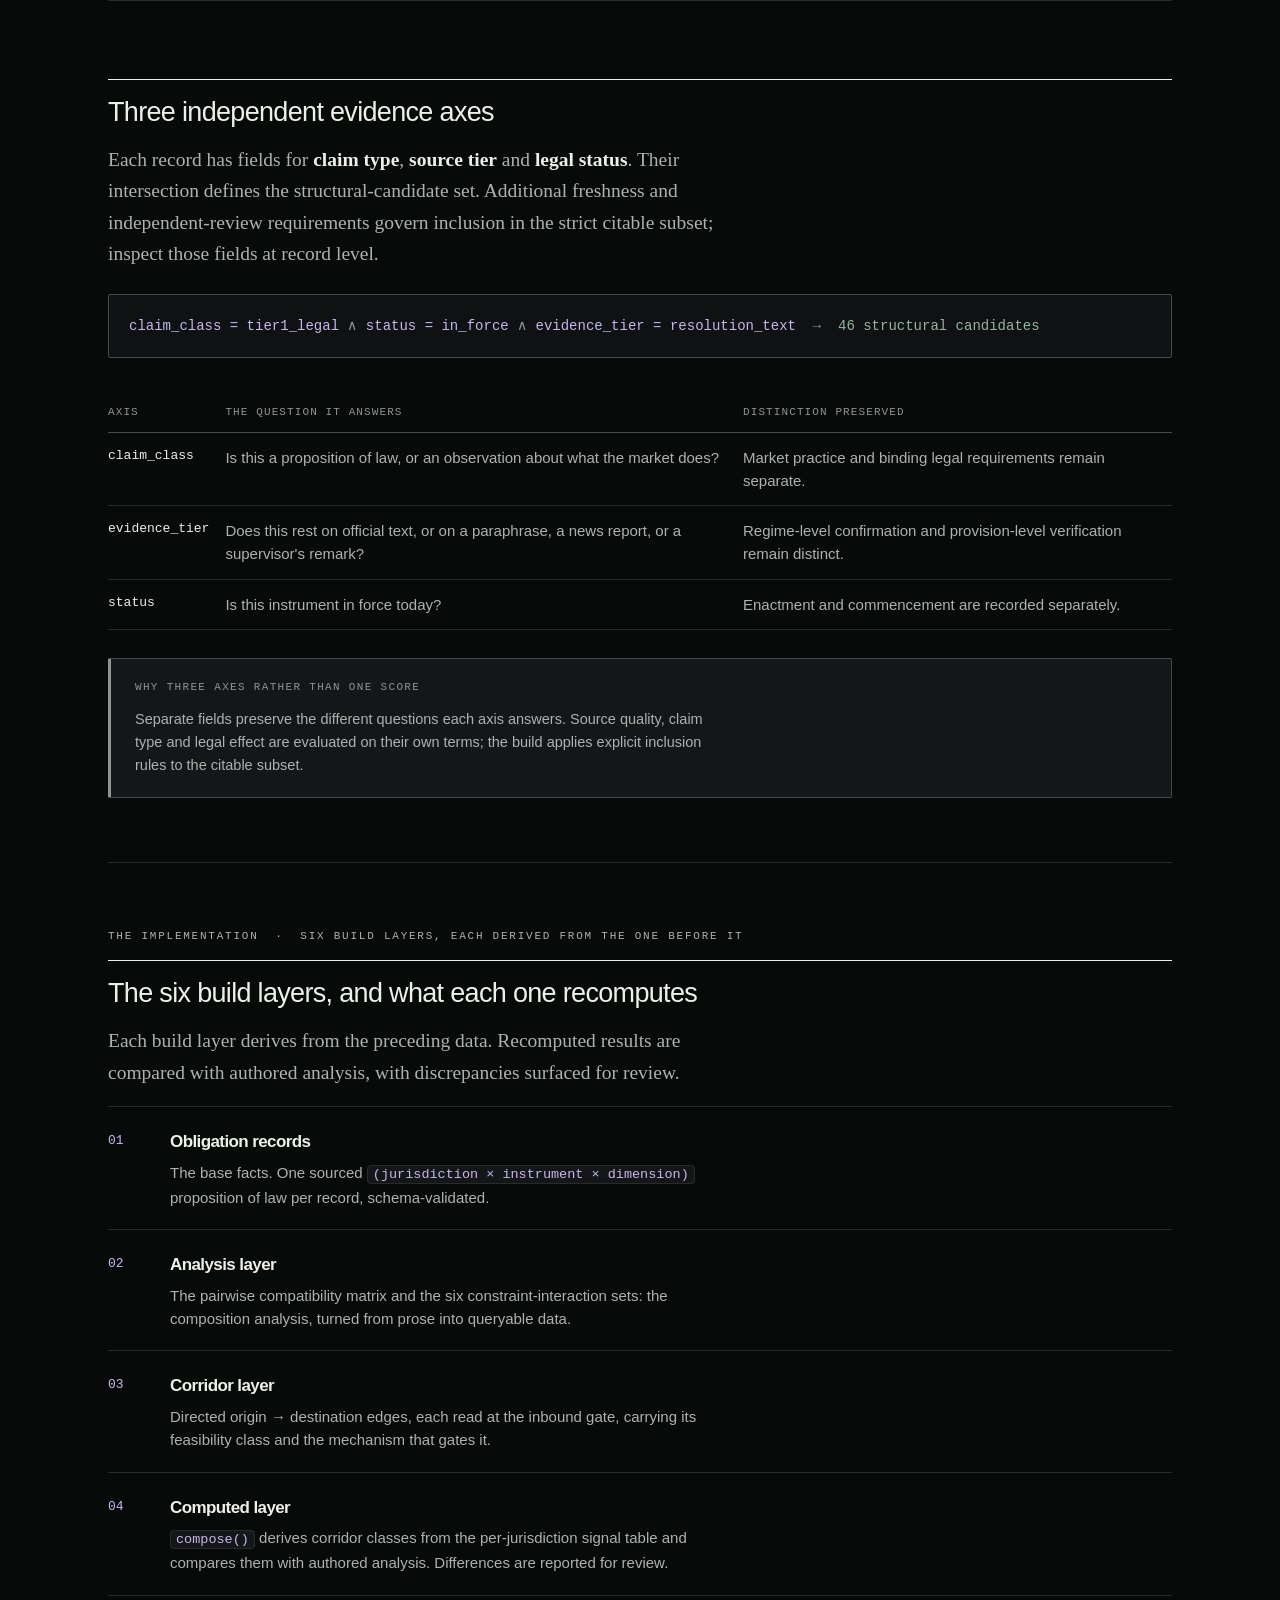
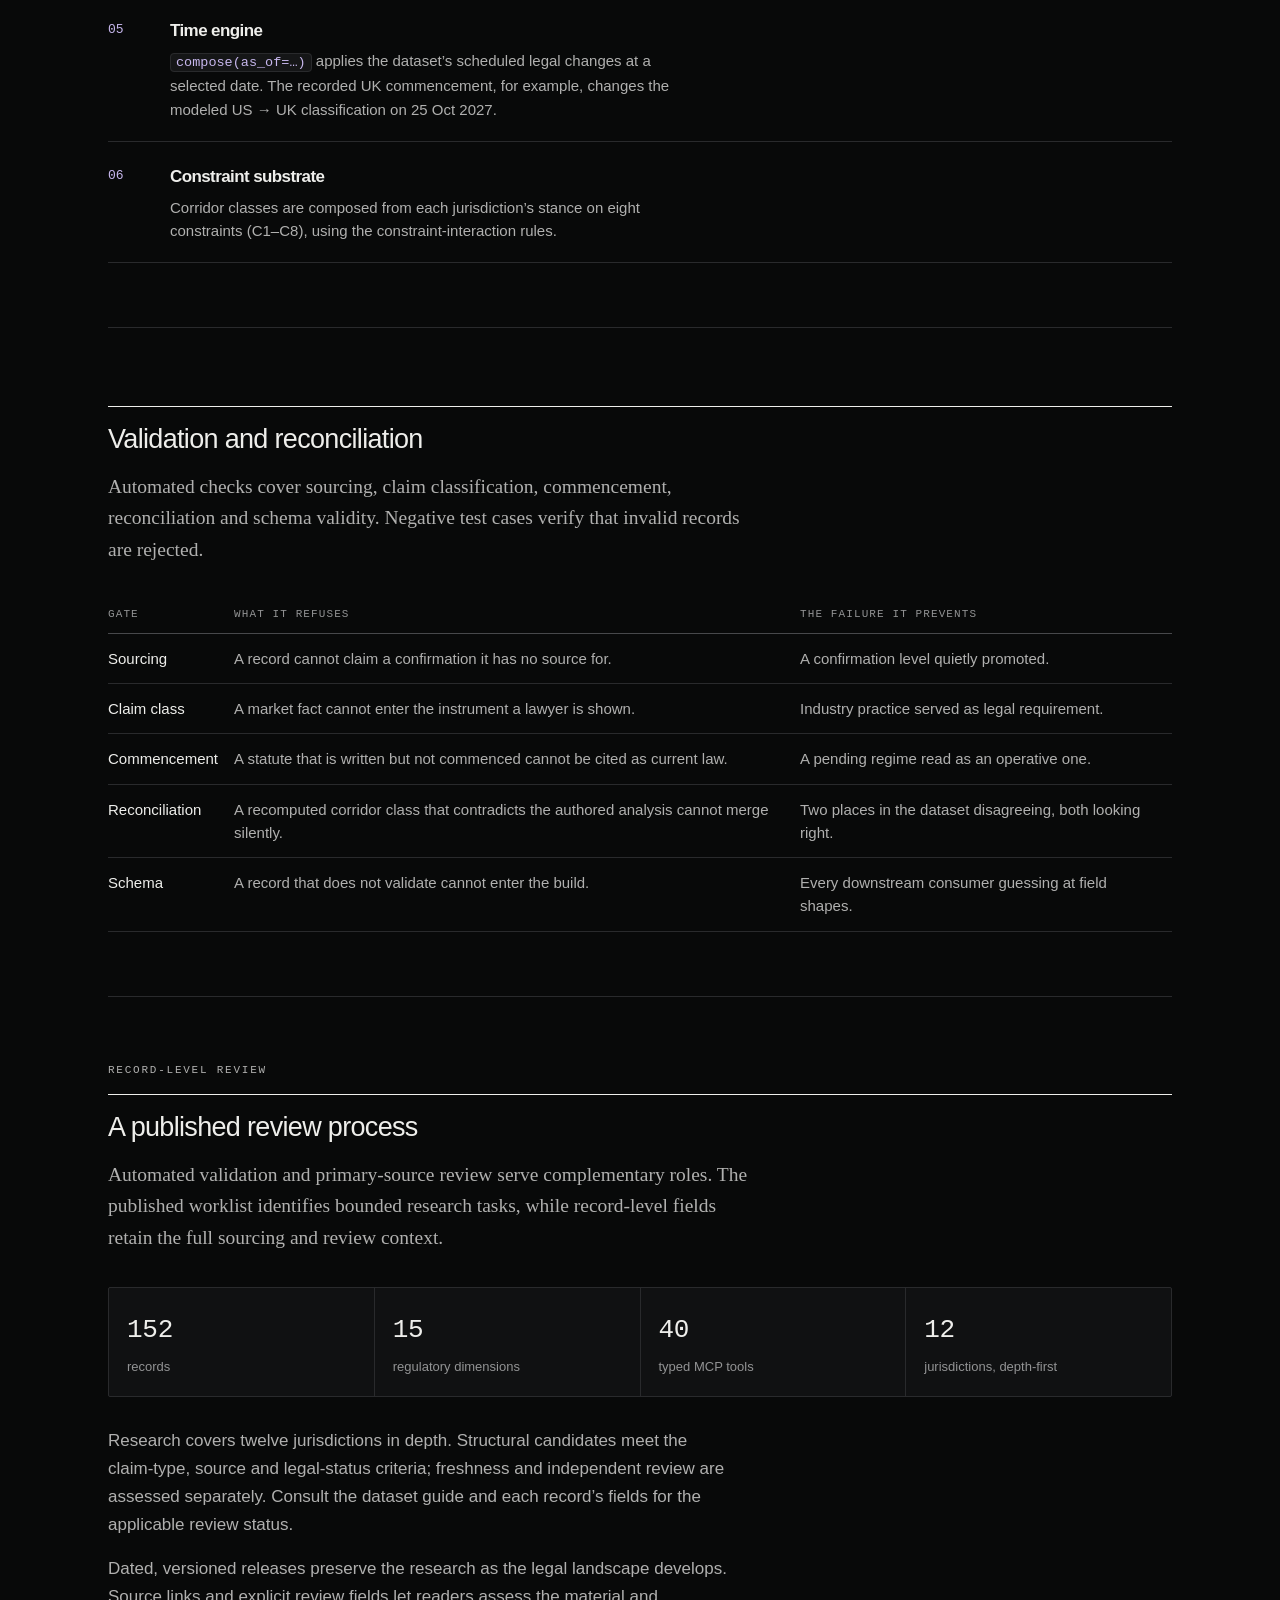
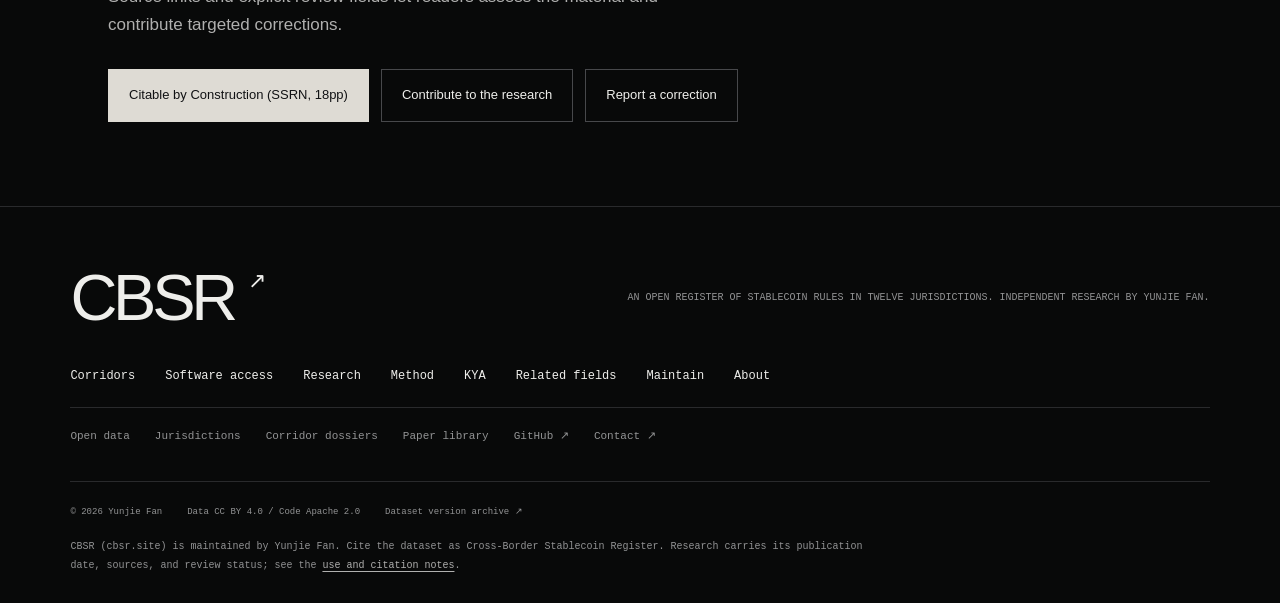
<file: method.html>
<!DOCTYPE html>
<html lang="en"
      data-title-en="Regulatory Evidence Method &amp; Review States | CBSR"
      data-title-zh="监管证据方法、来源与复核状态｜CBSR">
<head>
<meta charset="utf-8">
<meta name="viewport" content="width=device-width, initial-scale=1">
<meta name="referrer" content="strict-origin-when-cross-origin">
<meta http-equiv="Content-Security-Policy" content="default-src 'self'; script-src 'self'; style-src 'self' 'unsafe-inline' https://fonts.googleapis.com; font-src https://fonts.gstatic.com; img-src 'self' data: https://www.bestpractices.dev; connect-src 'self' https://yunjiefanresearch-hub.github.io; form-action https://formsubmit.co; frame-ancestors 'none'; base-uri 'none'">
<title>Regulatory Evidence Method &amp; Review States | CBSR</title>
<meta name="description" content="Explore CBSR’s research architecture, from primary legal sources to structured records, corridor analysis and typed MCP tools." data-zh-content="了解 CBSR 的研究架构：从一手法律来源到结构化记录、通道分析与类型化 MCP 工具。">
<meta name="author" content="Yunjie Fan">
<meta name="theme-color" content="#080909">
<link rel="icon" href="favicon.svg" type="image/svg+xml">

<meta property="og:type" content="article">
<meta property="og:site_name" content="CBSR">
<meta property="og:title" content="Regulatory Evidence Method &amp; Review States | CBSR" data-zh-content="监管证据方法、来源与复核状态｜CBSR">
<meta property="og:description" content="Explore CBSR’s research architecture, from primary legal sources to structured records, corridor analysis and typed MCP tools." data-zh-content="了解 CBSR 的研究架构：从一手法律来源到结构化记录、通道分析与类型化 MCP 工具。">
<meta property="og:url" content="__SITE_URL__method.html">
<meta property="og:image" content="__SITE_URL__og-card.png">
<meta property="og:image:type" content="image/png">
<meta property="og:image:width" content="1200">
<meta property="og:image:height" content="630">
<meta property="og:image:alt" content="CBSR: an open register of stablecoin rules in twelve jurisdictions" data-zh-content="CBSR：十二个法域稳定币规则的开放登记册">
<meta property="og:locale" content="en">
<meta property="og:locale:alternate" content="zh_CN">
<link rel="canonical" href="__SITE_URL__method.html">
<meta name="twitter:card" content="summary_large_image">
<meta name="twitter:title" content="Regulatory Evidence Method &amp; Review States | CBSR" data-zh-content="监管证据方法、来源与复核状态｜CBSR">
<meta name="twitter:description" content="Explore CBSR’s research architecture, from primary legal sources to structured records, corridor analysis and typed MCP tools." data-zh-content="了解 CBSR 的研究架构：从一手法律来源到结构化记录、通道分析与类型化 MCP 工具。">
<meta name="twitter:image" content="__SITE_URL__og-card.png">

<link rel="stylesheet" href="assets/cbsr.css">
<link rel="stylesheet" href="assets/cbsr-brand.css">
<script src="assets/cbsr-live.js" defer></script>
</head>
<body>
<a class="skip" href="#main">Skip to content</a>

<header class="top">
  <div class="wrap">
    <div class="brand"><a href="index.html" aria-label="CBSR home"><span class="brand-mark" aria-hidden="true"><svg viewBox="0 0 100 93.88"><path fill="currentColor" fill-rule="evenodd" d="M75.51 1.02 L69.39 1.53 L69.39 2.55 L64.29 3.06 L64.29 4.08 L61.22 5.1 L58.16 7.14 L55.61 8.16 L52.55 11.22 L50 12.24 L46.94 16.33 L45.92 16.33 L43.88 20.41 L42.86 20.41 L40.82 25.51 L39.8 25.51 L39.29 30.61 L38.27 30.61 L38.27 39.29 L1.02 39.29 L1.02 53.06 L38.27 53.06 L38.27 62.24 L39.29 62.24 L39.8 67.35 L40.82 67.35 L42.86 72.45 L43.88 72.45 L45.92 76.53 L46.94 76.53 L50 80.61 L52.55 81.63 L55.61 84.69 L58.16 85.71 L61.22 87.76 L64.29 88.78 L64.29 89.8 L69.39 90.31 L69.39 91.33 L75.51 91.84 L98.98 91.84 L98.98 1.02 Z M75.51 20.41 L79.59 21.43 L82.65 24.49 L83.67 28.57 L83.67 64.29 L82.65 68.37 L79.59 71.43 L75.51 72.45 L58.16 72.45 L54.08 71.43 L51.02 68.37 L50 64.29 L50 28.57 L51.02 24.49 L54.08 21.43 L58.16 20.41 Z"/></svg></span><b>CBSR</b></a><span data-zh="跨境稳定币登记册">Cross-Border Stablecoin Register</span></div>
    <nav class="nav" aria-label="Main navigation" data-zh-aria-label="主导航">
      <a href="corridors.html" data-zh="通道研究">Corridors</a>
      <a href="research.html" data-zh="研究与政策">Research</a>
      <a href="agents.html" data-zh="软件查询">Software access</a>
      <a href="about.html" data-zh="关于">About</a>
      <span class="langtog" id="langtog" role="group" aria-label="Language"><button type="button" data-lang="en">EN</button><button type="button" data-lang="zh">中文</button></span>
      <a class="openreg" href="data/" data-zh="开放数据 ↗">Open data ↗</a>
    </nav>
  </div>
</header>

<main id="main" class="wrap">

  <section class="masthead">
    <p class="kick" data-zh="研究方法 &amp;nbsp;·&amp;nbsp; 从一手法律到结构化研究">methodology &nbsp;·&nbsp; from primary law to structured research</p>
    <h1 data-zh="从来源到系统，层层有据。">A clear path from source to system.</h1>
    <p class="lede" data-zh="CBSR 连接一手法律来源、结构化命题、通道分析与类型化工具。其架构保留研究判断所需的关键信息：主张类别、来源质量、法律效力、日期和复核状态。">CBSR connects primary legal sources, structured propositions, corridor analysis and typed tools. Its architecture preserves the distinctions researchers need to assess a record: claim type, source quality, legal effect, date and review status.</p>
    <p class="mast-meta" data-zh="5 层架构 &amp;nbsp;·&amp;nbsp; 6 层构建流程 &amp;nbsp;·&amp;nbsp; 3 项证据维度 &amp;nbsp;·&amp;nbsp; schema 校验与对账检查">5 architectural layers &nbsp;·&nbsp; 6 build layers &nbsp;·&nbsp; 3 evidence axes &nbsp;·&nbsp; schema validation and reconciliation checks</p>
  </section>

  <hr class="rule">

  <!-- THE STACK -->
  <section id="stack">
    <p class="kick" data-zh="五层架构"></p>
    <h2 class="h-sec" data-zh="研究架构">The research architecture</h2>
    <p class="lead" data-zh="各层承担明确职责：从保留一手来源溯源信息，到在下游工作流中记录数据集版本。">Each layer carries a defined responsibility, from preserving primary-source provenance to retaining the dataset version in downstream workflows.</p>
    <div class="layers">
      <div class="layer"><div class="ix">L1</div><div>
        <h3 data-zh="登记册 · Register">Register</h3>
        <p data-zh="一手文书、官方公报、监管规则与施行命令。本层保留&lt;b&gt;来源、精确定位与查阅日期&lt;/b&gt;。">Primary instruments, official gazettes, supervisory rules and commencement orders. This layer preserves the <b>source, pinpoint and reading date</b>.</p></div></div>
      <div class="layer"><div class="ix">L2</div><div>
        <h3 data-zh="知识层 · Knowledge">Knowledge layer</h3>
        <p data-zh="覆盖法域、文书、维度、义务、实体与关系的结构化命题。&lt;b&gt;主张类别&lt;/b&gt;区分法律命题与市场观察。">Structured propositions covering jurisdictions, instruments, dimensions, obligations, entities and relations. <b>Claim type</b> distinguishes legal propositions from market observations.</p></div></div>
      <div class="layer"><div class="ix">L3</div><div>
        <h3 data-zh="推理层 · Reasoning">Reasoning layer</h3>
        <p data-zh="约束、交互集、兼容性与时间逻辑共同构成法域分析。推导结果保留&lt;b&gt;支撑规则与评估日期&lt;/b&gt;。">Constraints, interaction sets, compatibility and temporal logic combine into jurisdictional analysis. Derived results retain the <b>supporting rules and evaluation date</b>.</p></div></div>
      <div class="layer"><div class="ix">L4</div><div>
        <h3 data-zh="Agent 层 · Agent">Agent layer</h3>
        <p data-zh="类型化 MCP 工具提供经 schema 校验的返回，并支持查询严格可引用子集。覆盖范围与复核状态伴随智能体使用的记录。">Typed MCP tools provide schema-validated responses and access to the citable subset. Coverage and review status accompany the records used by an agent.</p></div></div>
      <div class="layer"><div class="ix">L5</div><div>
        <h3 data-zh="行动层 · Action">Action layer</h3>
        <p data-zh="机构可在路由、结算、资金管理、申报或监管工作流中使用研究。相关系统负责执行，并应在记录中保留&lt;b&gt;数据集版本&lt;/b&gt;。">Institutions apply the research in routing, settlement, treasury, filing or supervision workflows. Those systems retain responsibility for execution and should preserve the <b>dataset version</b> in their records.</p></div></div>
    </div>
    <div class="note-box">
      <p class="nh" data-zh="这五层和下面六层构建管线的关系">how these five relate to the six build layers below</p>
      <p data-zh="架构定义职责，下方六层构建流程说明实现方式。L1–L2 对应构建层 01–02，L3 对应 03–06，L4 对应 MCP server；L5 由使用机构提供。">The architecture describes responsibilities; the six build layers below describe implementation. L1–L2 map to build layers 01–02, L3 to 03–06, and L4 to the MCP server. Institutions provide L5.</p>
    </div>
  </section>

  <hr class="rule">

  <!-- THE THREE AXES -->
  <section id="axes">
    <p class="kick" data-zh="三条正交的轴"></p>
    <h2 class="h-sec" data-zh="三项独立证据维度">Three independent evidence axes</h2>
    <p class="lead" data-zh="每条记录标识&lt;b&gt;主张类别&lt;/b&gt;、&lt;b&gt;来源层级&lt;/b&gt;与&lt;b&gt;法律状态&lt;/b&gt;，三者交集定义结构候选集。严格可引用子集还受时效与独立复核要求约束；使用时应核对具体记录字段。">Each record has fields for <b>claim type</b>, <b>source tier</b> and <b>legal status</b>. Their intersection defines the structural-candidate set. Additional freshness and independent-review requirements govern inclusion in the strict citable subset; inspect those fields at record level.</p>

    <div class="formula"><span class="val">claim_class = tier1_legal</span> <span class="op">∧</span> <span class="val">status = in_force</span> <span class="op">∧</span> <span class="val">evidence_tier = resolution_text</span> &nbsp;<span class="op">→</span>&nbsp; <span class="res"><span data-live="structural_candidates">46</span> structural candidates</span></div>

    <div class="tbl-scroll">
      <table class="tbl">
        <thead>
          <tr>
            <th data-zh="轴">Axis</th>
            <th data-zh="它回答的问题">The question it answers</th>
            <th data-zh="保留的区分">Distinction preserved</th>
          </tr>
        </thead>
        <tbody>
          <tr>
            <td class="mono">claim_class</td>
            <td data-zh="这是一条法律命题，还是一条关于市场怎么做的观察？">Is this a proposition of law, or an observation about what the market does?</td>
            <td data-zh="市场惯例与约束性法律要求分别记录。">Market practice and binding legal requirements remain separate.</td>
          </tr>
          <tr>
            <td class="mono">evidence_tier</td>
            <td data-zh="这条依据的是官方条文原文，还是一份转述、一则新闻、一次监管者的口头表态？">Does this rest on official text, or on a paraphrase, a news report, or a supervisor's remark?</td>
            <td data-zh="制度层面确认与条款层面核验分别记录。">Regime-level confirmation and provision-level verification remain distinct.</td>
          </tr>
          <tr>
            <td class="mono">status</td>
            <td data-zh="这部法律文书今天是否已经施行？">Is this instrument in force today?</td>
            <td data-zh="法律通过与法律施行分别记录。">Enactment and commencement are recorded separately.</td>
          </tr>
        </tbody>
      </table>
    </div>

    <div class="note-box">
      <p class="nh" data-zh="为什么是三条轴，而不是一个评分">why three axes rather than one score</p>
      <p data-zh="独立字段保留各维度所回答的不同问题。来源质量、主张类别与法律效力分别评估；构建流程依据明确规则确定严格可引用子集。">Separate fields preserve the different questions each axis answers. Source quality, claim type and legal effect are evaluated on their own terms; the build applies explicit inclusion rules to the citable subset.</p>
    </div>
  </section>

  <hr class="rule">

  <!-- THE LAYERS -->
  <section id="layers">
    <p class="kick" data-zh="实现 &nbsp;·&nbsp; 六层构建管线，每一层都由上一层推导而来">the implementation &nbsp;·&nbsp; six build layers, each derived from the one before it</p>
    <h2 class="h-sec" data-zh="六层构建管线，各自重算什么">The six build layers, and what each one recomputes</h2>
    <p class="lead" data-zh="各构建层由前序数据推导。系统将重算结果与作者分析比较，并提交差异以供复核。">Each build layer derives from the preceding data. Recomputed results are compared with authored analysis, with discrepancies surfaced for review.</p>
    <div class="layers">
      <div class="layer"><div class="ix">01</div><div>
        <h3 data-zh="义务记录">Obligation records</h3>
        <p data-zh="基础事实。一条记录 = 一条经溯源的 <code>(法域 × 工具 × 维度)</code> 法律命题，经 schema 校验。">The base facts. One sourced <code>(jurisdiction × instrument × dimension)</code> proposition of law per record, schema-validated.</p></div></div>
      <div class="layer"><div class="ix">02</div><div>
        <h3 data-zh="分析层">Analysis layer</h3>
        <p data-zh="两两兼容性矩阵，以及六个约束交互集：把复合分析从散文变成可查询的数据。">The pairwise compatibility matrix and the six constraint-interaction sets: the composition analysis, turned from prose into queryable data.</p></div></div>
      <div class="layer"><div class="ix">03</div><div>
        <h3 data-zh="通道层">Corridor layer</h3>
        <p data-zh="有向的 起点 → 目的地 边，每条读自入境关口，携带可行性类别与真正起约束作用的机制。">Directed origin → destination edges, each read at the inbound gate, carrying its feasibility class and the mechanism that gates it.</p></div></div>
      <div class="layer"><div class="ix">04</div><div>
        <h3 data-zh="计算层">Computed layer</h3>
        <p data-zh="&lt;code&gt;compose()&lt;/code&gt; 根据各法域信号表推导通道类别，并与作者分析比较，提交差异以供复核。"><code>compose()</code> derives corridor classes from the per-jurisdiction signal table and compares them with authored analysis. Differences are reported for review.</p></div></div>
      <div class="layer"><div class="ix">05</div><div>
        <h3 data-zh="时间引擎">Time engine</h3>
        <p data-zh="&lt;code&gt;compose(as_of=…)&lt;/code&gt; 在选定日期应用数据集中的法律变化安排。例如，记录中的英国施行日期将在 2027 年 10 月 25 日改变模型中的 US → UK 分类。"><code>compose(as_of=…)</code> applies the dataset’s scheduled legal changes at a selected date. The recorded UK commencement, for example, changes the modeled US → UK classification on 25 Oct 2027.</p></div></div>
      <div class="layer"><div class="ix">06</div><div>
        <h3 data-zh="约束基底">Constraint substrate</h3>
        <p data-zh="依据约束交互规则，将各法域对八项约束（C1–C8）的立场组合为通道类别。">Corridor classes are composed from each jurisdiction’s stance on eight constraints (C1–C8), using the constraint-interaction rules.</p></div></div>
    </div>
  </section>

  <hr class="rule">

  <!-- THE GATES -->
  <section id="gates">
    <p class="kick" data-zh="CI 里的闸门"></p>
    <h2 class="h-sec" data-zh="校验与对账">Validation and reconciliation</h2>
    <p class="lead" data-zh="自动化检查覆盖来源、主张分类、施行状态、对账与 schema 有效性。反例测试验证系统能够拒绝无效记录。">Automated checks cover sourcing, claim classification, commencement, reconciliation and schema validity. Negative test cases verify that invalid records are rejected.</p>
    <div class="tbl-scroll">
      <table class="tbl">
        <thead>
          <tr>
            <th data-zh="闸门">Gate</th>
            <th data-zh="它拒绝什么">What it refuses</th>
            <th data-zh="它在防哪一种失败">The failure it prevents</th>
          </tr>
        </thead>
        <tbody>
          <tr>
            <td data-zh="溯源闸门">Sourcing</td>
            <td data-zh="一条记录不能声称一项它拿不出来源的确认。">A record cannot claim a confirmation it has no source for.</td>
            <td data-zh="确认层级被悄悄抬升。">A confirmation level quietly promoted.</td>
          </tr>
          <tr>
            <td data-zh="类别闸门">Claim class</td>
            <td data-zh="市场事实不能进入律师看到的那个界面。">A market fact cannot enter the instrument a lawyer is shown.</td>
            <td data-zh="行业惯例被当成法律要求。">Industry practice served as legal requirement.</td>
          </tr>
          <tr>
            <td data-zh="施行闸门">Commencement</td>
            <td data-zh="已通过、尚未施行的法规不能被作为现行有效法引用。">A statute that is written but not commenced cannot be cited as current law.</td>
            <td data-zh="待生效制度被读成已生效制度。">A pending regime read as an operative one.</td>
          </tr>
          <tr>
            <td data-zh="一致性闸门">Reconciliation</td>
            <td data-zh="重新推导出的通道类别若与写下的分析冲突，不能被静默合并。">A recomputed corridor class that contradicts the authored analysis cannot merge silently.</td>
            <td data-zh="数据集内部两处说法不一，而两处都看起来是对的。">Two places in the dataset disagreeing, both looking right.</td>
          </tr>
          <tr>
            <td data-zh="schema 闸门">Schema</td>
            <td data-zh="不符合 schema 的记录不能进入构建。">A record that does not validate cannot enter the build.</td>
            <td data-zh="下游的每一个消费者各自去猜字段形状。">Every downstream consumer guessing at field shapes.</td>
          </tr>
        </tbody>
      </table>
    </div>
  </section>

  <hr class="rule">

  <!-- THE BACKLOG -->
  <section id="backlog">
    <p class="kick" data-zh="逐条复核">record-level review</p>
    <h2 class="h-sec" data-zh="公开的复核流程">A published review process</h2>
    <p class="lead" data-zh="自动校验与一手来源复核相互配合。公开工作清单列出具体研究任务，记录字段则保留完整的来源与复核上下文。">Automated validation and primary-source review serve complementary roles. The published worklist identifies bounded research tasks, while record-level fields retain the full sourcing and review context.</p>
    <div class="figs">
      <div class="fig"><div class="n">152</div><div class="l" data-zh="条记录">records</div></div>
      <div class="fig"><div class="n" data-live="dimensions">15</div><div class="l" data-zh="监管维度">regulatory dimensions</div></div>
      <div class="fig"><div class="n" data-live="mcp_tool_count">40</div><div class="l" data-zh="类型化 MCP 工具">typed MCP tools</div></div>
      <div class="fig"><div class="n">12</div><div class="l" data-zh="个法域，深度优先">jurisdictions, depth-first</div></div>
    </div>
    <p class="body" style="margin-top:30px" data-zh="研究深入覆盖十二个法域。结构候选记录符合主张类别、来源与法律状态要求；时效和独立复核分别评估。适用复核状态以数据集说明与具体记录字段为准。">Research covers twelve jurisdictions in depth. Structural candidates meet the claim-type, source and legal-status criteria; freshness and independent review are assessed separately. Consult the dataset guide and each record’s fields for the applicable review status.</p>
    <p class="body" data-zh="带日期的版本发布随法律环境发展保留研究记录。来源链接与明确的复核字段支持读者评估材料，并提出具体更正。">Dated, versioned releases preserve the research as the legal landscape develops. Source links and explicit review fields let readers assess the material and contribute targeted corrections.</p>
    <div class="cta">
      <a class="btn pri" href="https://papers.ssrn.com/abstract=7055678" target="_blank" rel="noopener" data-zh="《Citable by Construction》（SSRN，18 页）">Citable by Construction (SSRN, 18pp)</a>
      <a class="btn" href="maintain.html" data-zh="参与研究维护">Contribute to the research</a>
      <a class="btn" href="https://github.com/yunjiefanresearch-hub/cross-border-stablecoin-register/issues" target="_blank" rel="noopener" data-zh="提交一处更正">Report a correction</a>
    </div>
  </section>

</main>

<footer><div class="wrap">
  <div class="footer-top"><a class="footer-wordmark" href="index.html">CBSR<span aria-hidden="true">↗</span></a><p data-zh="十二个法域稳定币规则的开放登记册。范韵婕 的独立研究。">An open register of stablecoin rules in twelve jurisdictions. Independent research by Yunjie Fan.</p></div>
  <nav class="footnav" aria-label="Explore CBSR" data-zh-aria-label="探索 CBSR"><a href="corridors.html" data-zh="通道研究">Corridors</a><a href="agents.html" data-zh="软件查询">Software access</a><a href="research.html" data-zh="研究与政策">Research</a><a href="method.html" data-zh="研究方法">Method</a><a href="kya.html">KYA</a><a href="standards.html" data-zh="相关领域">Related fields</a><a href="maintain.html" data-zh="参与维护">Maintain</a><a href="about.html" data-zh="关于 CBSR">About</a></nav>
  <nav class="evidence-nav" aria-label="Evidence directories" data-zh-aria-label="证据目录"><a href="data/" data-zh="开放数据">Open data</a><a href="jurisdictions/" data-zh="法域证据">Jurisdictions</a><a href="corridors/" data-zh="通道档案">Corridor dossiers</a><a href="research/" data-zh="论文资料">Paper library</a><a href="https://github.com/yunjiefanresearch-hub/cbsr.io">GitHub ↗</a><a href="mailto:yunjiefan.research@gmail.com" data-zh="联系">Contact ↗</a></nav>
  <div class="footer-meta"><span>© 2026 Yunjie Fan</span><span data-zh="数据 CC BY 4.0 / 代码 Apache 2.0">Data CC BY 4.0 / Code Apache 2.0</span><a href="https://doi.org/10.5281/zenodo.20730358" data-zh="数据集版本档案 ↗">Dataset version archive ↗</a></div>
  <p class="footer-note" data-zh="CBSR（cbsr.site）由 范韵婕 维护。Cross-Border Stablecoin Register 为数据集正式引用名。研究资料保留其发布日期、来源与复核状态；具体使用请参阅<a href=&quot;/about.html#reliance&quot;>使用说明</a>。">CBSR (cbsr.site) is maintained by Yunjie Fan. Cite the dataset as Cross-Border Stablecoin Register. Research carries its publication date, sources, and review status; see the <a href="about.html#reliance">use and citation notes</a>.</p>
</div></footer>

<script src="assets/cbsr.js"></script>
</body>
</html>
</file>
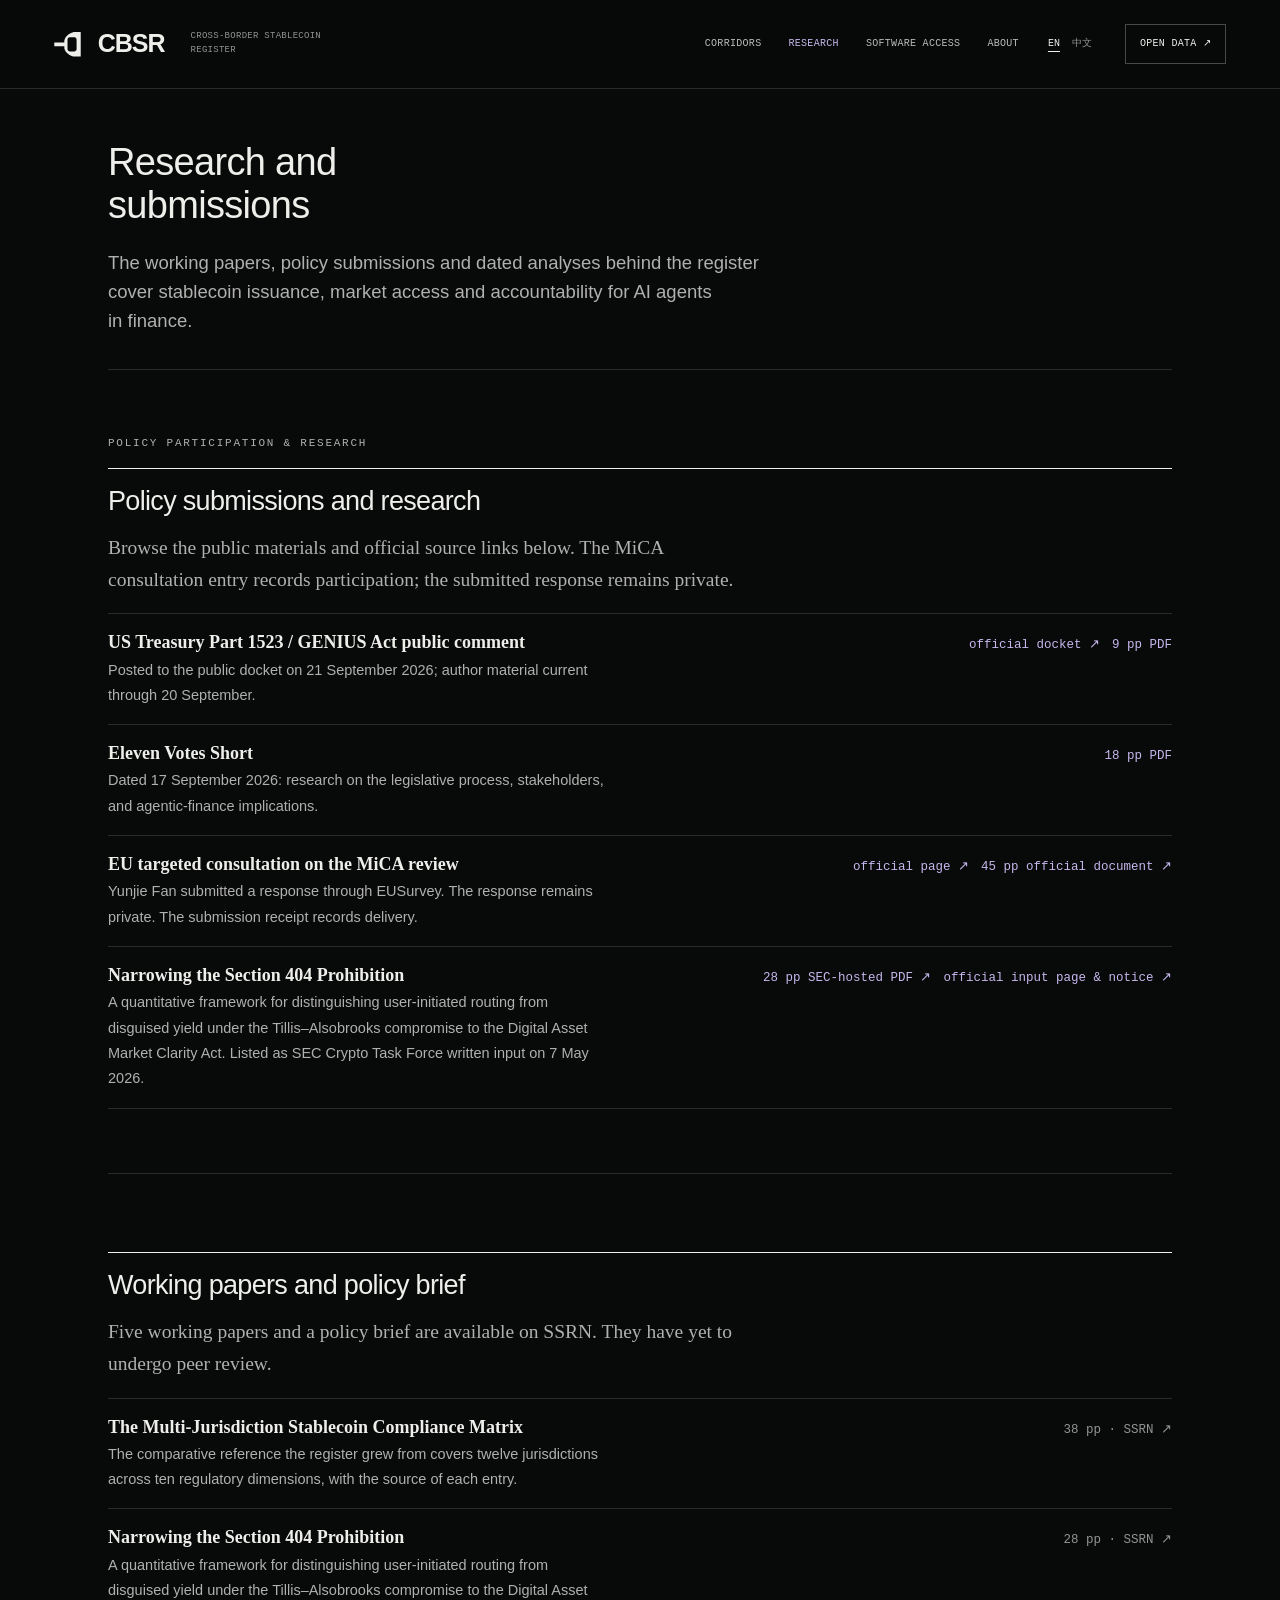
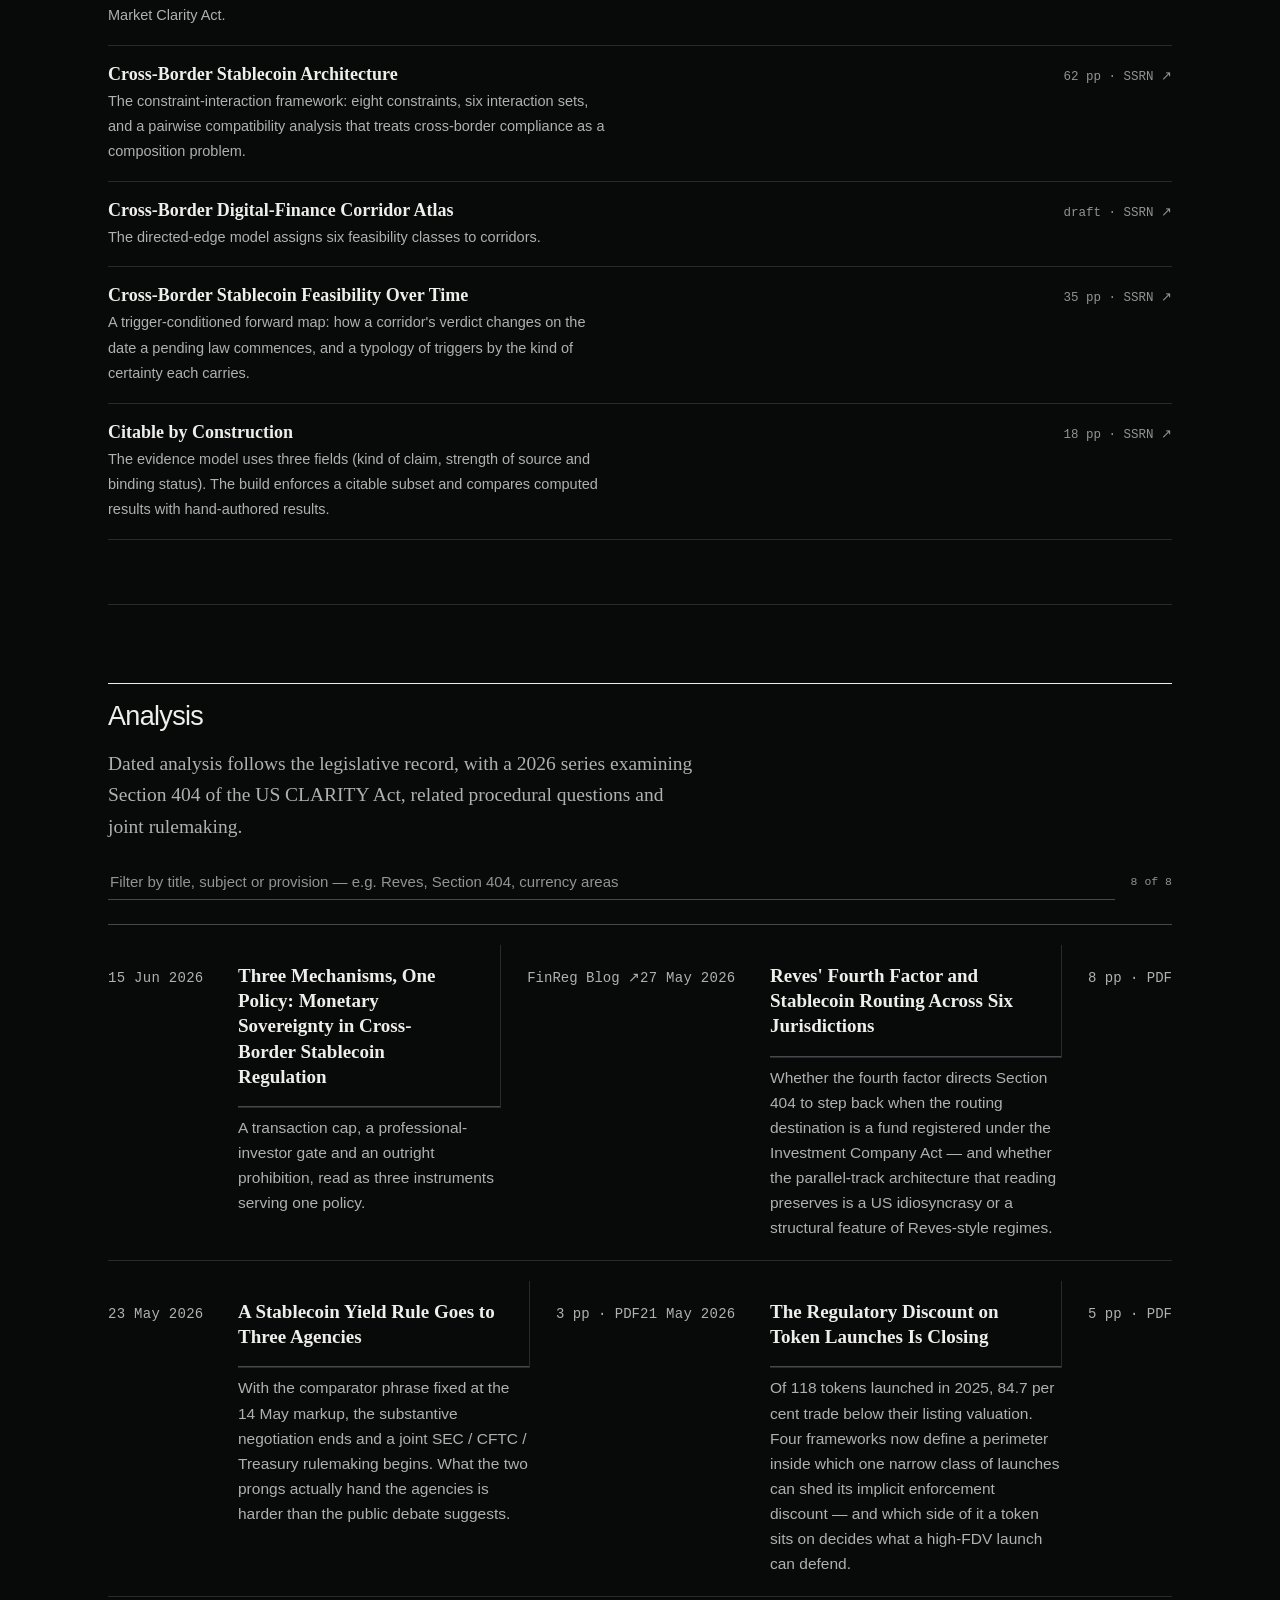
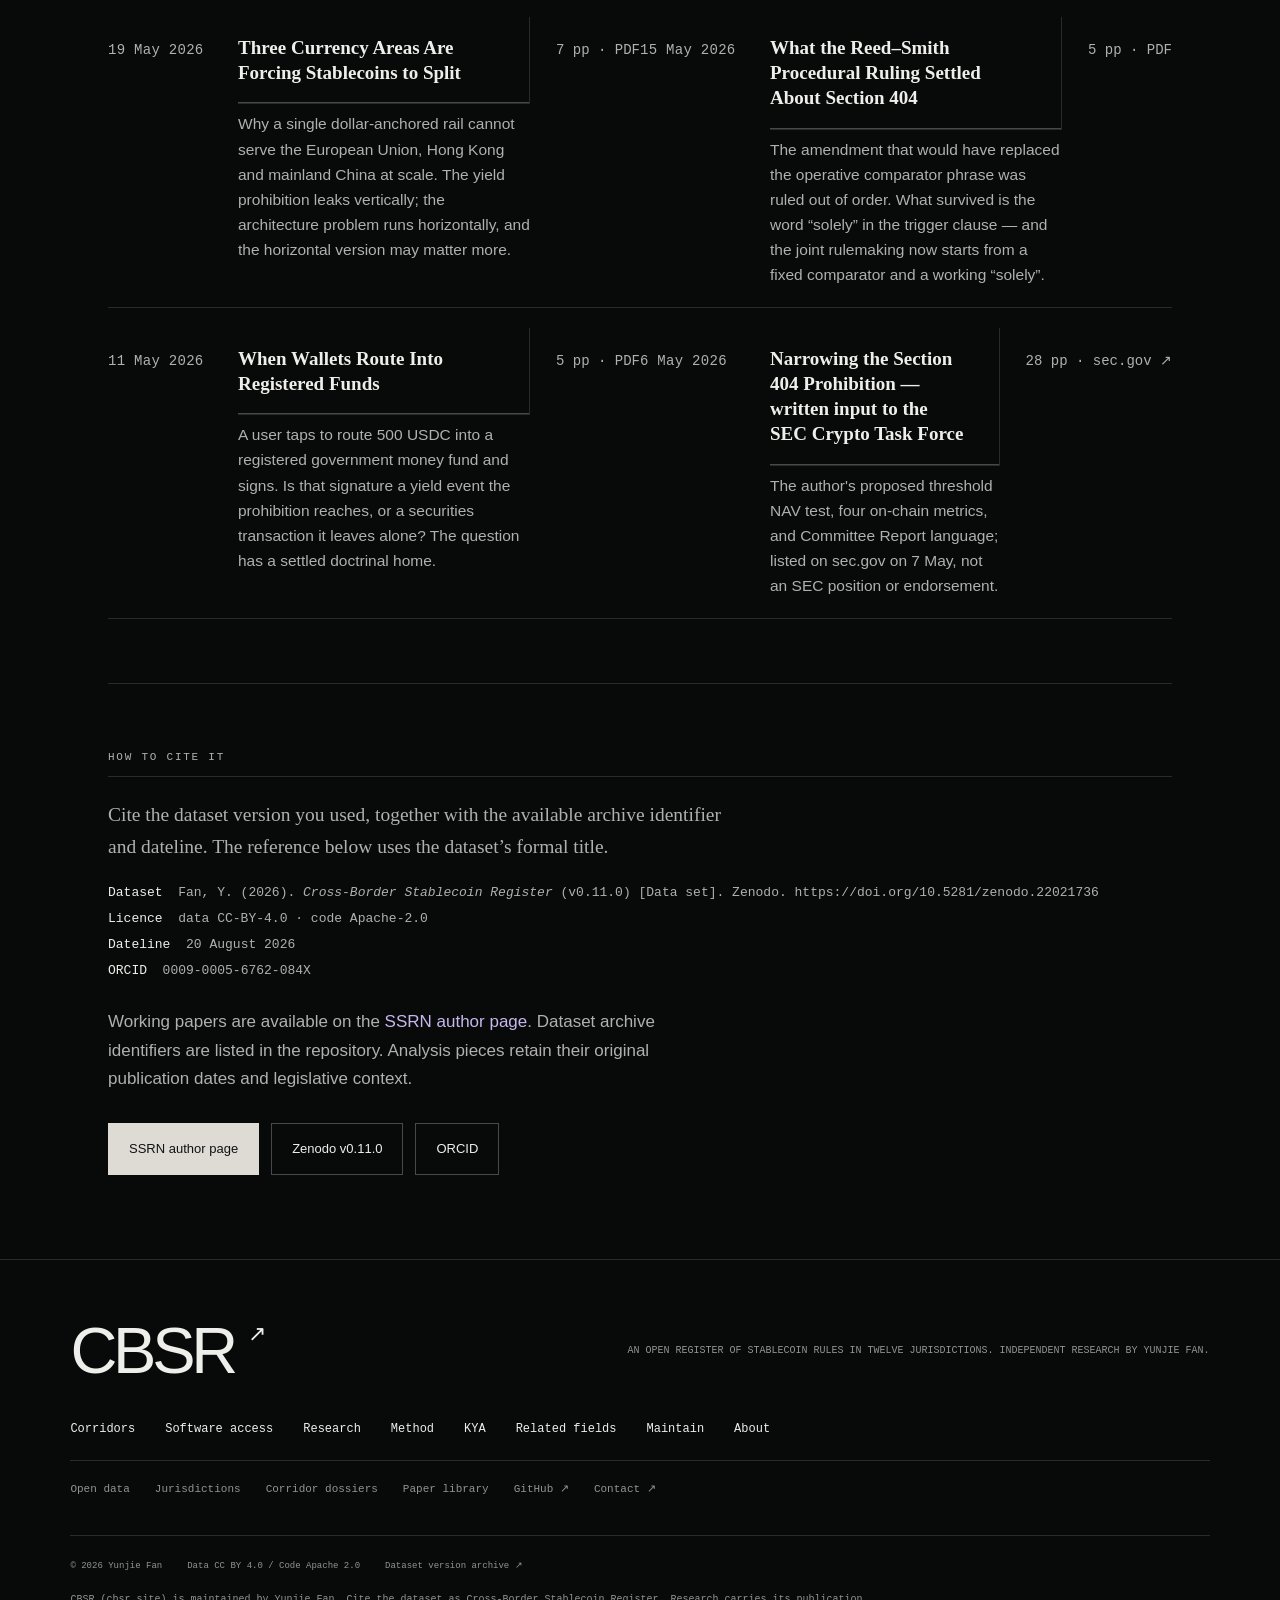
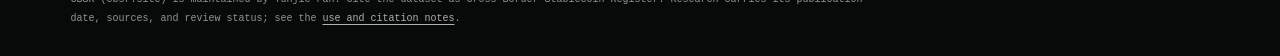
<file: research.html>
<!DOCTYPE html>
<html lang="en"
      data-title-en="Research and submissions | CBSR"
      data-title-zh="研究与政策提交 | CBSR">
<head>
<meta charset="utf-8">
<meta name="viewport" content="width=device-width, initial-scale=1">
<meta name="referrer" content="strict-origin-when-cross-origin">
<meta http-equiv="Content-Security-Policy" content="default-src 'self'; script-src 'self'; style-src 'self' 'unsafe-inline' https://fonts.googleapis.com; font-src https://fonts.gstatic.com; img-src 'self' data: https://www.bestpractices.dev; connect-src 'self' https://yunjiefanresearch-hub.github.io; form-action https://formsubmit.co; frame-ancestors 'none'; base-uri 'none'">
<title>Research and submissions | CBSR</title>
<meta name="description" content="Dated working papers, policy submissions and short analyses by Yunjie Fan on stablecoin regulation. The working papers have yet to undergo peer review." data-zh-content="范韵婕 关于稳定币监管的工作论文、政策提交和短篇分析，各项均注明日期，工作论文尚未经过同行评审。">
<meta name="author" content="Yunjie Fan">
<meta name="theme-color" content="#080909">
<link rel="icon" href="favicon.svg" type="image/svg+xml">

<meta property="og:type" content="article">
<meta property="og:site_name" content="CBSR">
<meta property="og:title" content="Research and submissions | CBSR" data-zh-content="研究与政策提交 | CBSR">
<meta property="og:description" content="Dated working papers, policy submissions and short analyses by Yunjie Fan on stablecoin regulation. The working papers have yet to undergo peer review." data-zh-content="范韵婕 关于稳定币监管的工作论文、政策提交和短篇分析，各项均注明日期，工作论文尚未经过同行评审。">
<meta property="og:url" content="__SITE_URL__research.html">
<meta property="og:image" content="__SITE_URL__og-card.png">
<meta property="og:image:type" content="image/png">
<meta property="og:image:width" content="1200">
<meta property="og:image:height" content="630">
<meta property="og:image:alt" content="CBSR: an open register of stablecoin rules in twelve jurisdictions" data-zh-content="CBSR：十二个法域稳定币规则的开放登记册">
<meta property="og:locale" content="en">
<meta property="og:locale:alternate" content="zh_CN">
<link rel="canonical" href="__SITE_URL__research.html">
<meta name="twitter:card" content="summary_large_image">
<meta name="twitter:title" content="Research and submissions | CBSR" data-zh-content="研究与政策提交 | CBSR">
<meta name="twitter:description" content="Dated working papers, policy submissions and short analyses by Yunjie Fan on stablecoin regulation. The working papers have yet to undergo peer review." data-zh-content="范韵婕 关于稳定币监管的工作论文、政策提交和短篇分析，各项均注明日期，工作论文尚未经过同行评审。">
<meta name="twitter:image" content="__SITE_URL__og-card.png">

<link rel="stylesheet" href="assets/cbsr.css">
<link rel="stylesheet" href="assets/cbsr-brand.css">
<script src="assets/cbsr-live.js" defer></script>
</head>
<body>
<a class="skip" href="#main">Skip to content</a>

<header class="top">
  <div class="wrap">
    <div class="brand"><a href="index.html" aria-label="CBSR home"><span class="brand-mark" aria-hidden="true"><svg viewBox="0 0 100 93.88"><path fill="currentColor" fill-rule="evenodd" d="M75.51 1.02 L69.39 1.53 L69.39 2.55 L64.29 3.06 L64.29 4.08 L61.22 5.1 L58.16 7.14 L55.61 8.16 L52.55 11.22 L50 12.24 L46.94 16.33 L45.92 16.33 L43.88 20.41 L42.86 20.41 L40.82 25.51 L39.8 25.51 L39.29 30.61 L38.27 30.61 L38.27 39.29 L1.02 39.29 L1.02 53.06 L38.27 53.06 L38.27 62.24 L39.29 62.24 L39.8 67.35 L40.82 67.35 L42.86 72.45 L43.88 72.45 L45.92 76.53 L46.94 76.53 L50 80.61 L52.55 81.63 L55.61 84.69 L58.16 85.71 L61.22 87.76 L64.29 88.78 L64.29 89.8 L69.39 90.31 L69.39 91.33 L75.51 91.84 L98.98 91.84 L98.98 1.02 Z M75.51 20.41 L79.59 21.43 L82.65 24.49 L83.67 28.57 L83.67 64.29 L82.65 68.37 L79.59 71.43 L75.51 72.45 L58.16 72.45 L54.08 71.43 L51.02 68.37 L50 64.29 L50 28.57 L51.02 24.49 L54.08 21.43 L58.16 20.41 Z"/></svg></span><b>CBSR</b></a><span data-zh="跨境稳定币登记册">Cross-Border Stablecoin Register</span></div>
    <nav class="nav" aria-label="Main navigation" data-zh-aria-label="主导航">
      <a href="corridors.html" data-zh="通道研究">Corridors</a>
      <a href="research.html" data-zh="研究与政策">Research</a>
      <a href="agents.html" data-zh="软件查询">Software access</a>
      <a href="about.html" data-zh="关于">About</a>
      <span class="langtog" id="langtog" role="group" aria-label="Language"><button type="button" data-lang="en">EN</button><button type="button" data-lang="zh">中文</button></span>
      <a class="openreg" href="data/" data-zh="开放数据 ↗">Open data ↗</a>
    </nav>
  </div>
</header>

<main id="main" class="wrap">

  <section class="masthead">
    <h1 data-zh="研究与政策提交">Research and submissions</h1>
    <p class="lede" data-zh="登记册背后的工作论文、政策提交和带日期的分析涵盖稳定币发行、市场准入和金融领域 AI 代理的问责。">The working papers, policy submissions and dated analyses behind the register cover stablecoin issuance, market access and accountability for AI agents in finance.</p>
  </section>

  <hr class="rule">

  <!-- POLICY PARTICIPATION -->
  <section id="policy-participation-index" data-policy-index>
    <p class="kick" data-zh="政策参与与研究">policy participation &amp; research</p>
    <h2 class="h-sec" data-zh="政策意见与研究">Policy submissions and research</h2>
    <p class="lead" data-zh="下方提供公开材料与官方来源链接。MiCA 咨询条目记录参与情况，提交答卷不公开。">Browse the public materials and official source links below. The MiCA consultation entry records participation; the submitted response remains private.</p>
    <div class="papers">
      <div class="paper policy-row" data-policy-index-item="treasury-part-1523">
        <div><div class="t">US Treasury Part 1523 / GENIUS Act public comment</div><div class="d" data-zh="2026 年 9 月 21 日进入公开案卷；作者材料截至 9 月 20 日。">Posted to the public docket on 21 September 2026; author material current through 20 September.</div></div>
        <div class="v"><a href="https://www.regulations.gov/comment/TREAS-DO-2026-0496-0031" target="_blank" rel="noopener" data-zh="官方案卷 ↗">official docket ↗</a><a href="papers/treasury-part1523-comment.pdf" target="_blank" rel="noopener" data-zh="9 页 PDF">9 pp PDF</a></div>
      </div>
      <div class="paper policy-row" data-policy-index-item="eleven-votes-short">
        <div><div class="t">Eleven Votes Short</div><div class="d" data-zh="2026 年 9 月 17 日的立法进程、利益相关方与 AgenticFi 研究分析。">Dated 17 September 2026: research on the legislative process, stakeholders, and agentic-finance implications.</div></div>
        <div class="v"><a href="papers/clarity-act-analysis-20260917.pdf" target="_blank" rel="noopener" data-zh="18 页 PDF">18 pp PDF</a></div>
      </div>
      <div class="paper policy-row" data-policy-index-item="mica-review">
        <div><div class="t">EU targeted consultation on the MiCA review</div><div class="d" data-zh="范韵婕 通过 EUSurvey 提交了回复，回复未公开，提交回执记录送达情况。">Yunjie Fan submitted a response through EUSurvey. The response remains private. The submission receipt records delivery.</div></div>
        <div class="v"><a href="https://finance.ec.europa.eu/regulation-and-supervision/consultations-0/targeted-consultation-review-mica-regulation_en" target="_blank" rel="noopener" data-zh="官方咨询页 ↗">official page ↗</a><a href="https://finance.ec.europa.eu/document/download/62be7015-f066-4fac-b74e-71bacdbcc9f5_en?filename=2026-mica-review-targeted-consultation-document_en.pdf" target="_blank" rel="noopener" data-zh="45 页官方文件 ↗">45 pp official document ↗</a></div>
      </div>
      <div class="paper policy-row" data-policy-index-item="sec-section-404">
        <div><div class="t">Narrowing the Section 404 Prohibition</div><div class="d" data-zh="在《数字资产市场清晰法案》Tillis–Alsobrooks 妥协文本下，区分用户发起的路由与变相收益的量化框架。 2026 年 5 月 7 日列入 SEC 加密资产工作组书面意见。">A quantitative framework for distinguishing user-initiated routing from disguised yield under the Tillis–Alsobrooks compromise to the Digital Asset Market Clarity Act. Listed as SEC Crypto Task Force written input on 7 May 2026.</div></div>
        <div class="v"><a href="https://www.sec.gov/files/ctf-written-input-fan-050726.pdf" target="_blank" rel="noopener" data-zh="28 页 SEC 官网 PDF ↗">28 pp SEC-hosted PDF ↗</a><a href="https://www.sec.gov/featured-topics/crypto-task-force/crypto-task-force-written-input" target="_blank" rel="noopener" data-zh="官方意见栏与声明 ↗">official input page &amp; notice ↗</a></div>
      </div>
    </div>
  </section>

  <hr class="rule">

  <!-- WORKING PAPERS -->
  <section id="papers">
    <p class="kick" data-zh="工作论文"></p>
    <h2 class="h-sec" data-zh="工作论文与政策简报">Working papers and policy brief</h2>
    <p class="lead" data-zh="五篇工作论文和一份政策简报均已发布在 SSRN，尚未经过同行评审。">Five working papers and a policy brief are available on SSRN. They have yet to undergo peer review.</p>
    <div class="papers">
      <a class="paper" href="https://papers.ssrn.com/sol3/papers.cfm?abstract_id=6788361" target="_blank" rel="noopener"><div><div class="t">The Multi-Jurisdiction Stablecoin Compliance Matrix</div><div class="d" data-zh="登记册由此发展而来的比较参照涵盖十二个法域和十个监管维度，并逐项注明来源。">The comparative reference the register grew from covers twelve jurisdictions across ten regulatory dimensions, with the source of each entry.</div></div><div class="v" data-zh="38 页 · SSRN ↗">38 pp · SSRN ↗</div></a>
      <a class="paper" href="https://papers.ssrn.com/sol3/papers.cfm?abstract_id=6724920" target="_blank" rel="noopener"><div><div class="t">Narrowing the Section 404 Prohibition</div><div class="d" data-zh="在《数字资产市场清晰法案》Tillis–Alsobrooks 妥协文本下，区分用户发起的路由与变相收益的量化框架。">A quantitative framework for distinguishing user-initiated routing from disguised yield under the Tillis–Alsobrooks compromise to the Digital Asset Market Clarity Act.</div></div><div class="v" data-zh="28 页 · SSRN ↗">28 pp · SSRN ↗</div></a>
      <a class="paper" href="https://papers.ssrn.com/sol3/papers.cfm?abstract_id=6822878" target="_blank" rel="noopener"><div><div class="t">Cross-Border Stablecoin Architecture</div><div class="d" data-zh="约束交互框架：八项约束、六个交互集，以及一套把跨境合规当作复合问题处理的两两兼容性分析。">The constraint-interaction framework: eight constraints, six interaction sets, and a pairwise compatibility analysis that treats cross-border compliance as a composition problem.</div></div><div class="v" data-zh="62 页 · SSRN ↗">62 pp · SSRN ↗</div></a>
      <a class="paper" href="https://papers.ssrn.com/sol3/papers.cfm?abstract_id=7006718" target="_blank" rel="noopener"><div><div class="t">Cross-Border Digital-Finance Corridor Atlas</div><div class="d" data-zh="有向边模型使用六种类别描述通道可行性。">The directed-edge model assigns six feasibility classes to corridors.</div></div><div class="v" data-zh="草稿 · SSRN ↗">draft · SSRN ↗</div></a>
      <a class="paper" href="https://papers.ssrn.com/abstract=7055759" target="_blank" rel="noopener"><div><div class="t">Cross-Border Stablecoin Feasibility Over Time</div><div class="d" data-zh="一张以触发为条件的前瞻地图：一条通道的结论在某项待决法律施行当天如何改变，以及按确定性种类划分的触发类型学。">A trigger-conditioned forward map: how a corridor's verdict changes on the date a pending law commences, and a typology of triggers by the kind of certainty each carries.</div></div><div class="v" data-zh="35 页 · SSRN ↗">35 pp · SSRN ↗</div></a>
      <a class="paper" href="https://papers.ssrn.com/abstract=7055678" target="_blank" rel="noopener"><div><div class="t">Citable by Construction</div><div class="d" data-zh="证据模型使用主张类型、来源强度和约束效力三个字段。构建流程强制生成可引用子集，并核对计算结果与人工结果。">The evidence model uses three fields (kind of claim, strength of source and binding status). The build enforces a citable subset and compares computed results with hand-authored results.</div></div><div class="v" data-zh="18 页 · SSRN ↗">18 pp · SSRN ↗</div></a>
    </div>
  </section>

  <hr class="rule">

  <!-- ANALYSIS -->
  <section id="analysis">
    <p class="kick" data-zh="分析"></p>
    <h2 class="h-sec" data-zh="分析">Analysis</h2>
    <p class="lead" data-zh="带日期的分析追踪立法记录。2026 年系列围绕美国 CLARITY 法案第 404 条、相关程序问题与联合规则制定展开。">Dated analysis follows the legislative record, with a 2026 series examining Section 404 of the US CLARITY Act, related procedural questions and joint rulemaking.</p>
    <div class="idx-filter">
      <label for="idxq" class="sr" data-zh="筛选分析索引">Filter the analysis index</label>
      <input id="idxq" type="search" autocomplete="off" spellcheck="false"
             placeholder="Filter by title, subject or provision — e.g. Reves, Section 404, currency areas"
             data-zh-placeholder="按标题、主题或条款筛选 — 例如 Reves、Section 404、currency areas">
      <span id="idxn" class="idx-count" aria-live="polite"></span>
    </div>
    <ol class="idx">

      <li class="idx-item">
        <span class="idx-date" data-zh="2026-06-15">15 Jun 2026</span>
        <div class="idx-main">
          <h3 class="idx-t"><a href="https://sites.duke.edu/thefinregblog/2026/06/15/three-mechanisms-one-policy-monetary-sovereignty-in-cross-border-stablecoin-regulation/" target="_blank" rel="noopener">Three Mechanisms, One Policy: Monetary Sovereignty in Cross-Border Stablecoin Regulation</a></h3>
          <p class="idx-d" data-zh="一项交易额上限、一道专业投资者门槛、一条彻底禁止，读作服务于同一个政策目标的三件工具。">A transaction cap, a professional-investor gate and an outright prohibition, read as three instruments serving one policy.</p>
        </div>
        <span class="idx-meta">FinReg Blog ↗</span>
      </li>

      <li class="idx-item">
        <span class="idx-date" data-zh="2026-05-27">27 May 2026</span>
        <div class="idx-main">
          <h3 class="idx-t"><a href="papers/reves-fourth-factor-six-jurisdictions.pdf" target="_blank" rel="noopener">Reves' Fourth Factor and Stablecoin Routing Across Six Jurisdictions</a></h3>
          <p class="idx-d" data-zh="当路由目的地是一只依《投资公司法》注册的基金时，第四要素是否要求第 404 条退让——以及这一读法所保全的双轨架构，究竟是美国的特异性，还是 Reves 式制度的结构性特征。">Whether the fourth factor directs Section 404 to step back when the routing destination is a fund registered under the Investment Company Act &mdash; and whether the parallel-track architecture that reading preserves is a US idiosyncrasy or a structural feature of Reves-style regimes.</p>
        </div>
        <span class="idx-meta" data-zh="8 页 · PDF">8 pp · PDF</span>
      </li>

      <li class="idx-item">
        <span class="idx-date" data-zh="2026-05-23">23 May 2026</span>
        <div class="idx-main">
          <h3 class="idx-t"><a href="papers/stablecoin-yield-rule-three-agencies.pdf" target="_blank" rel="noopener">A Stablecoin Yield Rule Goes to Three Agencies</a></h3>
          <p class="idx-d" data-zh="比较对象的表述在 5 月 14 日的委员会审议中定稿后，实质谈判结束，SEC / CFTC / 财政部的联合规则制定开始。两个触发要件真正交到机构手上的东西，比公开辩论显示的更难处理。">With the comparator phrase fixed at the 14 May markup, the substantive negotiation ends and a joint SEC / CFTC / Treasury rulemaking begins. What the two prongs actually hand the agencies is harder than the public debate suggests.</p>
        </div>
        <span class="idx-meta" data-zh="3 页 · PDF">3 pp · PDF</span>
      </li>

      <li class="idx-item">
        <span class="idx-date" data-zh="2026-05-21">21 May 2026</span>
        <div class="idx-main">
          <h3 class="idx-t"><a href="papers/regulatory-discount-token-launches.pdf" target="_blank" rel="noopener">The Regulatory Discount on Token Launches Is Closing</a></h3>
          <p class="idx-d" data-zh="2025 年发行的 118 个代币中，84.7% 跌破上市估值。四套框架如今划定了一个边界，边界之内有一类窄口径的发行可以甩掉它隐含的执法折价——代币落在边界哪一侧，决定了一次高 FDV 发行还能为自己辩护到什么程度。">Of 118 tokens launched in 2025, 84.7 per cent trade below their listing valuation. Four frameworks now define a perimeter inside which one narrow class of launches can shed its implicit enforcement discount &mdash; and which side of it a token sits on decides what a high-FDV launch can defend.</p>
        </div>
        <span class="idx-meta" data-zh="5 页 · PDF">5 pp · PDF</span>
      </li>

      <li class="idx-item">
        <span class="idx-date" data-zh="2026-05-19">19 May 2026</span>
        <div class="idx-main">
          <h3 class="idx-t"><a href="papers/three-currency-areas.pdf" target="_blank" rel="noopener">Three Currency Areas Are Forcing Stablecoins to Split</a></h3>
          <p class="idx-d" data-zh="为什么单一美元锚定轨道无法同时在规模上服务欧盟、香港与中国内地。付息禁令在纵向上渗漏，架构问题在横向上展开，而横向那一版可能更要紧。">Why a single dollar-anchored rail cannot serve the European Union, Hong Kong and mainland China at scale. The yield prohibition leaks vertically; the architecture problem runs horizontally, and the horizontal version may matter more.</p>
        </div>
        <span class="idx-meta" data-zh="7 页 · PDF">7 pp · PDF</span>
      </li>

      <li class="idx-item">
        <span class="idx-date" data-zh="2026-05-15">15 May 2026</span>
        <div class="idx-main">
          <h3 class="idx-t"><a href="papers/reed-smith-ruling-section-404.pdf" target="_blank" rel="noopener">What the Reed–Smith Procedural Ruling Settled About Section 404</a></h3>
          <p class="idx-d" data-zh="那项本会替换掉核心比较对象表述的修正案被裁定为不合程序。存活下来的是触发条款里的「solely」一词——联合规则制定现在从一个固定的比较对象和一个仍在运作的「solely」出发。">The amendment that would have replaced the operative comparator phrase was ruled out of order. What survived is the word &ldquo;solely&rdquo; in the trigger clause &mdash; and the joint rulemaking now starts from a fixed comparator and a working &ldquo;solely&rdquo;.</p>
        </div>
        <span class="idx-meta" data-zh="5 页 · PDF">5 pp · PDF</span>
      </li>

      <li class="idx-item">
        <span class="idx-date" data-zh="2026-05-11">11 May 2026</span>
        <div class="idx-main">
          <h3 class="idx-t"><a href="papers/wallets-route-into-registered-funds.pdf" target="_blank" rel="noopener">When Wallets Route Into Registered Funds</a></h3>
          <p class="idx-d" data-zh="用户点一下，把 500 USDC 路由进一只注册政府货币基金，并签名。这个签名是禁令所及的付息事件，还是它并不处理的证券交易？这个问题有一个已经安顿好的教义归属。">A user taps to route 500 USDC into a registered government money fund and signs. Is that signature a yield event the prohibition reaches, or a securities transaction it leaves alone? The question has a settled doctrinal home.</p>
        </div>
        <span class="idx-meta" data-zh="5 页 · PDF">5 pp · PDF</span>
      </li>

      <li class="idx-item">
        <span class="idx-date" data-zh="2026-05-06">6 May 2026</span>
        <div class="idx-main">
          <h3 class="idx-t"><a href="https://www.sec.gov/files/ctf-written-input-fan-050726.pdf" target="_blank" rel="noopener">Narrowing the Section 404 Prohibition — written input to the SEC Crypto Task Force</a></h3>
          <p class="idx-d" data-zh="作者提出的门槛 NAV 测试、四个链上指标与委员会报告措辞；5 月 7 日列于 sec.gov，不代表 SEC 的立场或认可。">The author's proposed threshold NAV test, four on-chain metrics, and Committee Report language; listed on sec.gov on 7 May, not an SEC position or endorsement.</p>
        </div>
        <span class="idx-meta" data-zh="28 页 · sec.gov ↗">28 pp · sec.gov ↗</span>
      </li>

    </ol>
  </section>

  <hr class="rule">

  <!-- CITING -->
  <section id="citing">
    <p class="kick" data-zh="如何引用">how to cite it</p>
    <p class="lead" data-zh="引用实际使用的数据集版本、可用存档标识符与数据截止日。下方采用数据集正式名称列出引用格式。">Cite the dataset version you used, together with the available archive identifier and dateline. The reference below uses the dataset’s formal title.</p>
    <p class="kv" data-zh="<b>数据集</b> &nbsp;Fan, Y. (2026). <i>Cross-Border Stablecoin Register</i> (<span data-live=&quot;version&quot; data-live-prefix=&quot;v&quot;>v0.11.0</span>) [数据集]. Zenodo. https://doi.org/10.5281/zenodo.22021736<br><b>许可</b> &nbsp;数据 CC-BY-4.0 · 代码 Apache-2.0<br><b>数据截止日</b> &nbsp;<span data-live=&quot;as_of&quot; data-live-format=&quot;date&quot;>20 August 2026</span><br><b>ORCID</b> &nbsp;0009-0005-6762-084X"><b>Dataset</b> &nbsp;Fan, Y. (2026). <i>Cross-Border Stablecoin Register</i> (<span data-live="version" data-live-prefix="v">v0.11.0</span>) [Data set]. Zenodo. https://doi.org/10.5281/zenodo.22021736<br><b>Licence</b> &nbsp;data CC-BY-4.0 · code Apache-2.0<br><b>Dateline</b> &nbsp;<span data-live="as_of" data-live-format="date">20 August 2026</span><br><b>ORCID</b> &nbsp;0009-0005-6762-084X</p>
    <p class="body" style="margin-top:24px" data-zh="工作论文见 &lt;a href=&quot;https://papers.ssrn.com/sol3/cf_dev/AbsByAuth.cfm?per_id=11463068&quot; target=&quot;_blank&quot; rel=&quot;noopener&quot;&gt;SSRN 作者页&lt;/a&gt;。数据集存档标识符见仓库。分析文章保留原始发布日期与立法背景。">Working papers are available on the <a href="https://papers.ssrn.com/sol3/cf_dev/AbsByAuth.cfm?per_id=11463068" target="_blank" rel="noopener">SSRN author page</a>. Dataset archive identifiers are listed in the repository. Analysis pieces retain their original publication dates and legislative context.</p>
    <div class="cta">
      <a class="btn pri" href="https://papers.ssrn.com/sol3/cf_dev/AbsByAuth.cfm?per_id=11463068" target="_blank" rel="noopener" data-zh="SSRN 作者页">SSRN author page</a>
      <a class="btn" href="https://doi.org/10.5281/zenodo.22021736" target="_blank" rel="noopener" data-zh="Zenodo v0.11.0 版本">Zenodo v0.11.0</a>
      <a class="btn" href="https://orcid.org/0009-0005-6762-084X" target="_blank" rel="noopener">ORCID</a>
    </div>
  </section>

</main>

<footer><div class="wrap">
  <div class="footer-top"><a class="footer-wordmark" href="index.html">CBSR<span aria-hidden="true">↗</span></a><p data-zh="十二个法域稳定币规则的开放登记册。范韵婕 的独立研究。">An open register of stablecoin rules in twelve jurisdictions. Independent research by Yunjie Fan.</p></div>
  <nav class="footnav" aria-label="Explore CBSR" data-zh-aria-label="探索 CBSR"><a href="corridors.html" data-zh="通道研究">Corridors</a><a href="agents.html" data-zh="软件查询">Software access</a><a href="research.html" data-zh="研究与政策">Research</a><a href="method.html" data-zh="研究方法">Method</a><a href="kya.html">KYA</a><a href="standards.html" data-zh="相关领域">Related fields</a><a href="maintain.html" data-zh="参与维护">Maintain</a><a href="about.html" data-zh="关于 CBSR">About</a></nav>
  <nav class="evidence-nav" aria-label="Evidence directories" data-zh-aria-label="证据目录"><a href="data/" data-zh="开放数据">Open data</a><a href="jurisdictions/" data-zh="法域证据">Jurisdictions</a><a href="corridors/" data-zh="通道档案">Corridor dossiers</a><a href="research/" data-zh="论文资料">Paper library</a><a href="https://github.com/yunjiefanresearch-hub/cbsr.io">GitHub ↗</a><a href="mailto:yunjiefan.research@gmail.com" data-zh="联系">Contact ↗</a></nav>
  <div class="footer-meta"><span>© 2026 Yunjie Fan</span><span data-zh="数据 CC BY 4.0 / 代码 Apache 2.0">Data CC BY 4.0 / Code Apache 2.0</span><a href="https://doi.org/10.5281/zenodo.20730358" data-zh="数据集版本档案 ↗">Dataset version archive ↗</a></div>
  <p class="footer-note" data-zh="CBSR（cbsr.site）由 范韵婕 维护。Cross-Border Stablecoin Register 为数据集正式引用名。研究资料保留其发布日期、来源与复核状态；具体使用请参阅<a href=&quot;/about.html#reliance&quot;>使用说明</a>。">CBSR (cbsr.site) is maintained by Yunjie Fan. Cite the dataset as Cross-Border Stablecoin Register. Research carries its publication date, sources, and review status; see the <a href="about.html#reliance">use and citation notes</a>.</p>
</div></footer>

<script src="assets/cbsr.js"></script>
</body>
</html>
</file>
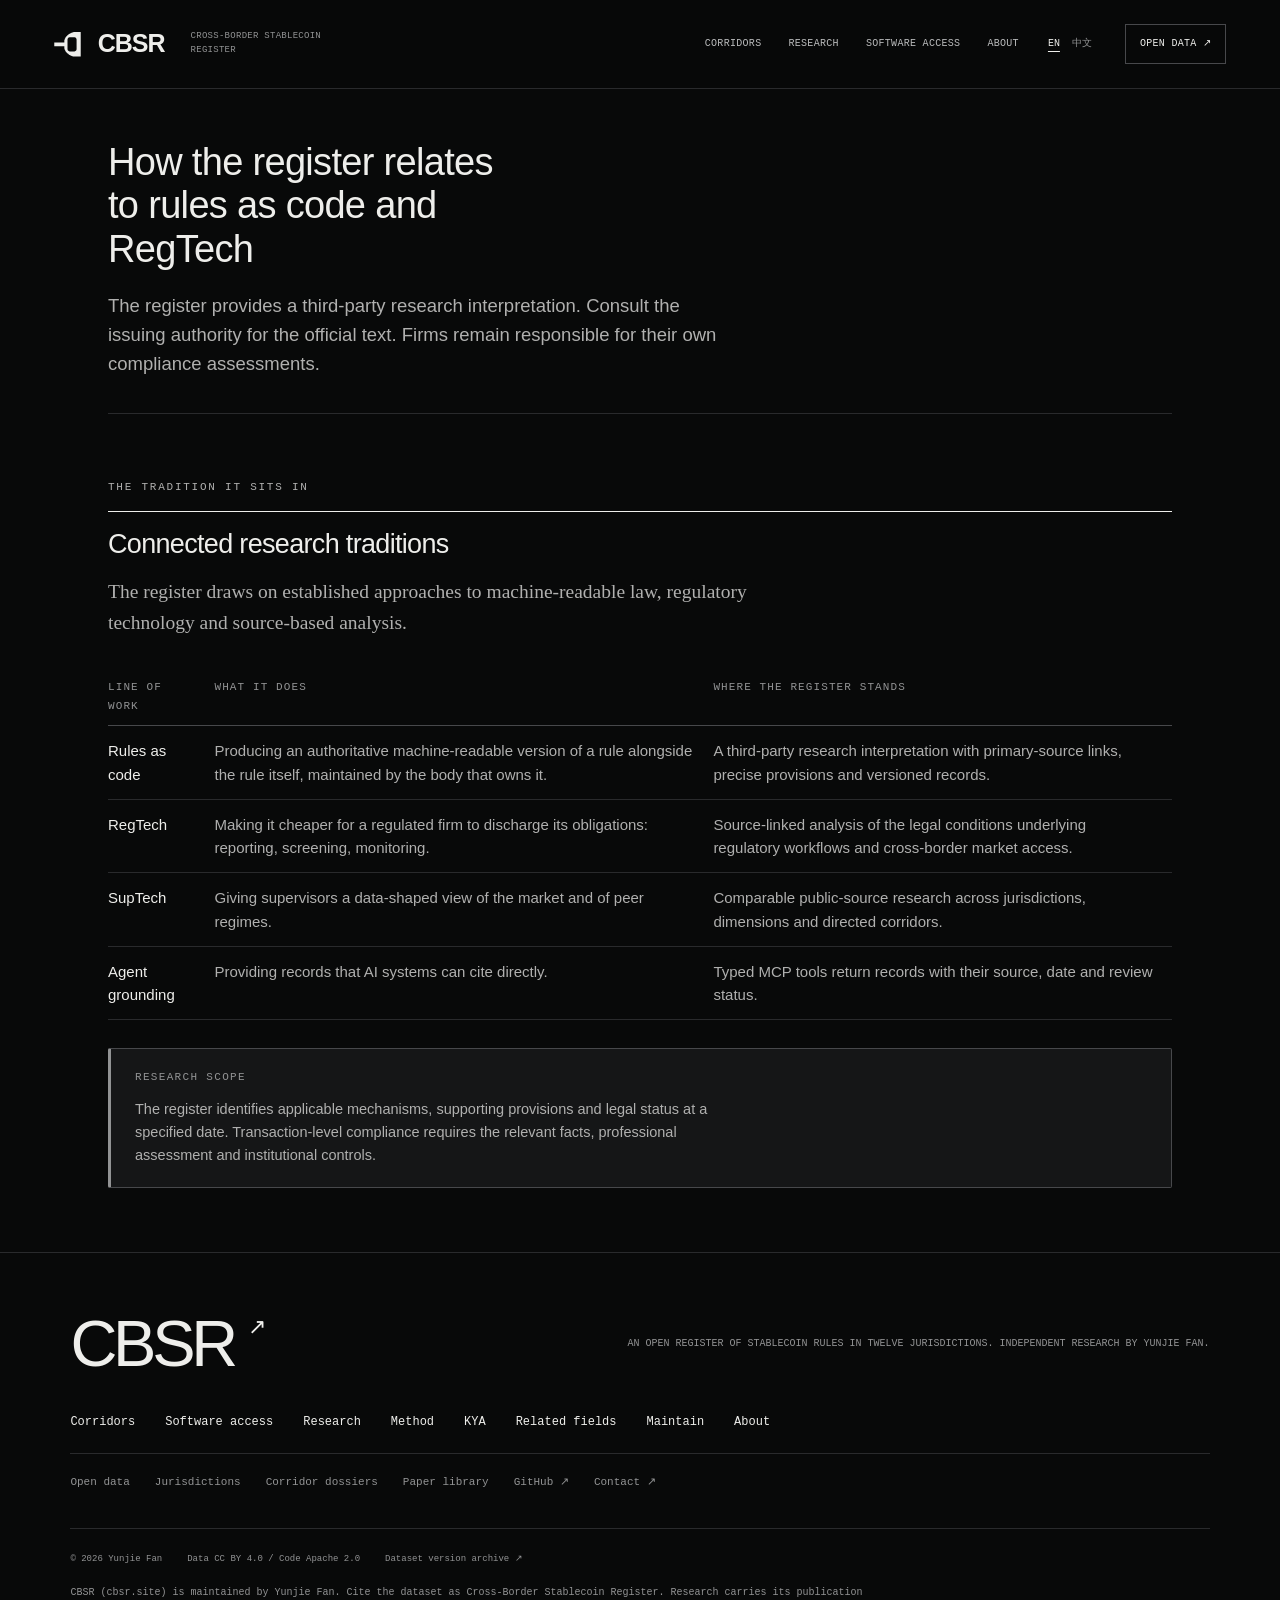
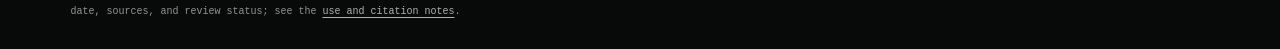
<file: standards.html>
<!DOCTYPE html>
<html lang="en"
      data-title-en="Related fields: rules as code, RegTech and SupTech | CBSR"
      data-title-zh="相关领域：规则即代码、RegTech 与 SupTech | CBSR">
<head>
<meta charset="utf-8">
<meta name="viewport" content="width=device-width, initial-scale=1">
<meta name="referrer" content="strict-origin-when-cross-origin">
<meta http-equiv="Content-Security-Policy" content="default-src 'self'; script-src 'self'; style-src 'self' 'unsafe-inline' https://fonts.googleapis.com; font-src https://fonts.gstatic.com; img-src 'self' data: https://www.bestpractices.dev; connect-src 'self' https://yunjiefanresearch-hub.github.io; form-action https://formsubmit.co; frame-ancestors 'none'; base-uri 'none'">
<title>Related fields: rules as code, RegTech and SupTech | CBSR</title>
<meta name="description" content="How the Cross-Border Stablecoin Register relates to rules as code, RegTech, SupTech and research on AI agents." data-zh-content="跨境稳定币登记册与规则即代码、RegTech、SupTech 和 AI 智能体研究的关系。">
<meta name="author" content="Yunjie Fan">
<meta name="theme-color" content="#080909">
<link rel="icon" href="favicon.svg" type="image/svg+xml">

<meta property="og:type" content="article">
<meta property="og:site_name" content="CBSR">
<meta property="og:title" content="Related fields: rules as code, RegTech and SupTech | CBSR" data-zh-content="相关领域：规则即代码、RegTech 与 SupTech | CBSR">
<meta property="og:description" content="How the Cross-Border Stablecoin Register relates to rules as code, RegTech, SupTech and research on AI agents." data-zh-content="跨境稳定币登记册与规则即代码、RegTech、SupTech 和 AI 智能体研究的关系。">
<meta property="og:url" content="__SITE_URL__standards.html">
<meta property="og:image" content="__SITE_URL__og-card.png">
<meta property="og:image:type" content="image/png">
<meta property="og:image:width" content="1200">
<meta property="og:image:height" content="630">
<meta property="og:image:alt" content="CBSR: an open register of stablecoin rules in twelve jurisdictions" data-zh-content="CBSR：十二个法域稳定币规则的开放登记册">
<meta property="og:locale" content="en">
<meta property="og:locale:alternate" content="zh_CN">
<link rel="canonical" href="__SITE_URL__standards.html">
<meta name="twitter:card" content="summary_large_image">
<meta name="twitter:title" content="Related fields: rules as code, RegTech and SupTech | CBSR" data-zh-content="相关领域：规则即代码、RegTech 与 SupTech | CBSR">
<meta name="twitter:description" content="How the Cross-Border Stablecoin Register relates to rules as code, RegTech, SupTech and research on AI agents." data-zh-content="跨境稳定币登记册与规则即代码、RegTech、SupTech 和 AI 智能体研究的关系。">
<meta name="twitter:image" content="__SITE_URL__og-card.png">

<link rel="stylesheet" href="assets/cbsr.css">
<link rel="stylesheet" href="assets/cbsr-brand.css">
<script src="assets/cbsr-live.js" defer></script>
</head>
<body>
<a class="skip" href="#main">Skip to content</a>

<header class="top">
  <div class="wrap">
    <div class="brand"><a href="index.html" aria-label="CBSR home"><span class="brand-mark" aria-hidden="true"><svg viewBox="0 0 100 93.88"><path fill="currentColor" fill-rule="evenodd" d="M75.51 1.02 L69.39 1.53 L69.39 2.55 L64.29 3.06 L64.29 4.08 L61.22 5.1 L58.16 7.14 L55.61 8.16 L52.55 11.22 L50 12.24 L46.94 16.33 L45.92 16.33 L43.88 20.41 L42.86 20.41 L40.82 25.51 L39.8 25.51 L39.29 30.61 L38.27 30.61 L38.27 39.29 L1.02 39.29 L1.02 53.06 L38.27 53.06 L38.27 62.24 L39.29 62.24 L39.8 67.35 L40.82 67.35 L42.86 72.45 L43.88 72.45 L45.92 76.53 L46.94 76.53 L50 80.61 L52.55 81.63 L55.61 84.69 L58.16 85.71 L61.22 87.76 L64.29 88.78 L64.29 89.8 L69.39 90.31 L69.39 91.33 L75.51 91.84 L98.98 91.84 L98.98 1.02 Z M75.51 20.41 L79.59 21.43 L82.65 24.49 L83.67 28.57 L83.67 64.29 L82.65 68.37 L79.59 71.43 L75.51 72.45 L58.16 72.45 L54.08 71.43 L51.02 68.37 L50 64.29 L50 28.57 L51.02 24.49 L54.08 21.43 L58.16 20.41 Z"/></svg></span><b>CBSR</b></a><span data-zh="跨境稳定币登记册">Cross-Border Stablecoin Register</span></div>
    <nav class="nav" aria-label="Main navigation" data-zh-aria-label="主导航">
      <a href="corridors.html" data-zh="通道研究">Corridors</a>
      <a href="research.html" data-zh="研究与政策">Research</a>
      <a href="agents.html" data-zh="软件查询">Software access</a>
      <a href="about.html" data-zh="关于">About</a>
      <span class="langtog" id="langtog" role="group" aria-label="Language"><button type="button" data-lang="en">EN</button><button type="button" data-lang="zh">中文</button></span>
      <a class="openreg" href="data/" data-zh="开放数据 ↗">Open data ↗</a>
    </nav>
  </div>
</header>

<main id="main" class="wrap">

  <section class="masthead">
    <h1 data-zh="登记册与规则即代码、RegTech 的关系">How the register relates to rules as code and RegTech</h1>
    <p class="lede" data-zh="登记册提供第三方研究性解读。权威法律文本以发布机关为准，机构须自行开展合规评估。">The register provides a third-party research interpretation. Consult the issuing authority for the official text. Firms remain responsible for their own compliance assessments.</p>
  </section>

  <hr class="rule">

  <!-- WHERE IT SITS -->
  <section id="tradition">
    <p class="kick" data-zh="它落在哪一段传统里">the tradition it sits in</p>
    <h2 class="h-sec" data-zh="连接相关研究领域">Connected research traditions</h2>
    <p class="lead" data-zh="登记册借鉴机器可读法律、监管科技与来源分析领域的成熟方法。">The register draws on established approaches to machine-readable law, regulatory technology and source-based analysis.</p>
    <div class="tbl-scroll">
      <table class="tbl">
        <thead>
          <tr>
            <th data-zh="路线">Line of work</th>
            <th data-zh="它做的事">What it does</th>
            <th data-zh="登记册与它的关系">Where the register stands</th>
          </tr>
        </thead>
        <tbody>
          <tr>
            <td data-zh="规则即代码">Rules as code</td>
            <td data-zh="在立法或制定规则的同时产出一份权威的机器可读版本，由规则的主管机关维护。">Producing an authoritative machine-readable version of a rule alongside the rule itself, maintained by the body that owns it.</td>
            <td data-zh="第三方研究解读，保留一手来源链接、精确条款与版本化记录。">A third-party research interpretation with primary-source links, precise provisions and versioned records.</td>
          </tr>
          <tr>
            <td data-zh="监管科技 / 合规科技">RegTech</td>
            <td data-zh="让受监管机构更便宜地履行合规义务：报送、筛查、监控。">Making it cheaper for a regulated firm to discharge its obligations: reporting, screening, monitoring.</td>
            <td data-zh="对监管工作流与跨境市场准入所依赖法律条件的来源化分析。">Source-linked analysis of the legal conditions underlying regulatory workflows and cross-border market access.</td>
          </tr>
          <tr>
            <td data-zh="监管科技（监管者侧）">SupTech</td>
            <td data-zh="让监管者以数据方式观察市场与同行制度。">Giving supervisors a data-shaped view of the market and of peer regimes.</td>
            <td data-zh="基于公开来源，按法域、维度与有向通道开展可比研究。">Comparable public-source research across jurisdictions, dimensions and directed corridors.</td>
          </tr>
          <tr>
            <td data-zh="智能体的来源依据">Agent grounding</td>
            <td data-zh="为 AI 系统提供可直接引用的记录。">Providing records that AI systems can cite directly.</td>
            <td data-zh="带类型的 MCP 工具返回记录时附带来源、日期和审核状态。">Typed MCP tools return records with their source, date and review status.</td>
          </tr>
        </tbody>
      </table>
    </div>
    <div class="note-box">
      <p class="nh" data-zh="研究范围">research scope</p>
      <p data-zh="登记册标识指定日期下的适用机制、支撑条款与法律状态。具体交易的合规判断需要结合相关事实、专业评估与机构控制。">The register identifies applicable mechanisms, supporting provisions and legal status at a specified date. Transaction-level compliance requires the relevant facts, professional assessment and institutional controls.</p>
    </div>
  </section>

</main>

<footer><div class="wrap">
  <div class="footer-top"><a class="footer-wordmark" href="index.html">CBSR<span aria-hidden="true">↗</span></a><p data-zh="十二个法域稳定币规则的开放登记册。范韵婕 的独立研究。">An open register of stablecoin rules in twelve jurisdictions. Independent research by Yunjie Fan.</p></div>
  <nav class="footnav" aria-label="Explore CBSR" data-zh-aria-label="探索 CBSR"><a href="corridors.html" data-zh="通道研究">Corridors</a><a href="agents.html" data-zh="软件查询">Software access</a><a href="research.html" data-zh="研究与政策">Research</a><a href="method.html" data-zh="研究方法">Method</a><a href="kya.html">KYA</a><a href="standards.html" data-zh="相关领域">Related fields</a><a href="maintain.html" data-zh="参与维护">Maintain</a><a href="about.html" data-zh="关于 CBSR">About</a></nav>
  <nav class="evidence-nav" aria-label="Evidence directories" data-zh-aria-label="证据目录"><a href="data/" data-zh="开放数据">Open data</a><a href="jurisdictions/" data-zh="法域证据">Jurisdictions</a><a href="corridors/" data-zh="通道档案">Corridor dossiers</a><a href="research/" data-zh="论文资料">Paper library</a><a href="https://github.com/yunjiefanresearch-hub/cbsr.io">GitHub ↗</a><a href="mailto:yunjiefan.research@gmail.com" data-zh="联系">Contact ↗</a></nav>
  <div class="footer-meta"><span>© 2026 Yunjie Fan</span><span data-zh="数据 CC BY 4.0 / 代码 Apache 2.0">Data CC BY 4.0 / Code Apache 2.0</span><a href="https://doi.org/10.5281/zenodo.20730358" data-zh="数据集版本档案 ↗">Dataset version archive ↗</a></div>
  <p class="footer-note" data-zh="CBSR（cbsr.site）由 范韵婕 维护。Cross-Border Stablecoin Register 为数据集正式引用名。研究资料保留其发布日期、来源与复核状态；具体使用请参阅<a href=&quot;/about.html#reliance&quot;>使用说明</a>。">CBSR (cbsr.site) is maintained by Yunjie Fan. Cite the dataset as Cross-Border Stablecoin Register. Research carries its publication date, sources, and review status; see the <a href="about.html#reliance">use and citation notes</a>.</p>
</div></footer>

<script src="assets/cbsr.js"></script>
</body>
</html>
</file>
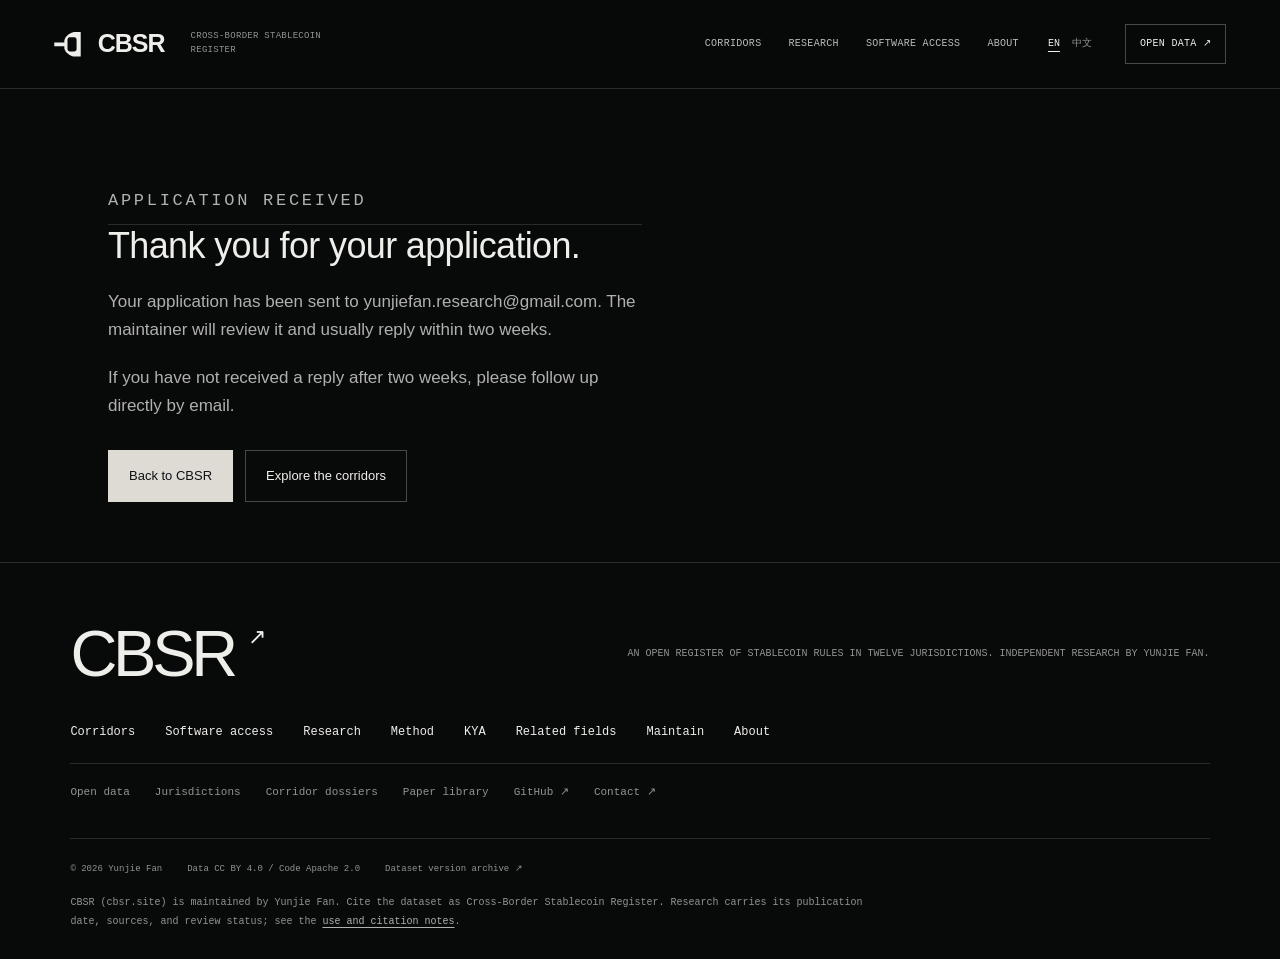
<file: thanks.html>
<!DOCTYPE html>
<html lang="en"
      data-title-en="Application received | CBSR"
      data-title-zh="申请已收到 | CBSR">
<head>
<meta charset="utf-8">
<meta name="viewport" content="width=device-width, initial-scale=1">
<meta name="referrer" content="strict-origin-when-cross-origin">
<meta http-equiv="Content-Security-Policy" content="default-src 'self'; script-src 'self'; style-src 'self' 'unsafe-inline' https://fonts.googleapis.com; font-src https://fonts.gstatic.com; img-src 'self' data: https://www.bestpractices.dev; connect-src 'self' https://yunjiefanresearch-hub.github.io; form-action https://formsubmit.co; frame-ancestors 'none'; base-uri 'none'">
<title>Application received | CBSR</title>
<meta name="description" content="Thank you for your CBSR maintainer application. The maintainer will review it and reply by email." data-zh-content="感谢申请成为 CBSR 维护者。维护者将阅读申请并通过邮件回复。">
<meta name="author" content="Yunjie Fan">
<meta name="theme-color" content="#080909">
<link rel="icon" href="favicon.svg" type="image/svg+xml">
<meta name="robots" content="noindex">
<meta property="og:type" content="article">
<meta property="og:site_name" content="CBSR">
<meta property="og:title" content="Application received">
<meta property="og:description" content="Thank you for your CBSR maintainer application. The maintainer will review it and reply by email." data-zh-content="感谢申请成为 CBSR 维护者。维护者将阅读申请并通过邮件回复。">
<meta property="og:url" content="__SITE_URL__thanks.html">
<meta property="og:image" content="__SITE_URL__og-card.png">
<meta property="og:image:type" content="image/png">
<meta property="og:image:width" content="1200">
<meta property="og:image:height" content="630">
<meta property="og:image:alt" content="CBSR: an open register of stablecoin rules in twelve jurisdictions" data-zh-content="CBSR：十二个法域稳定币规则的开放登记册">
<meta property="og:locale" content="en">
<meta property="og:locale:alternate" content="zh_CN">
<link rel="canonical" href="__SITE_URL__thanks.html">
<meta name="twitter:card" content="summary_large_image">
<meta name="twitter:title" content="Application received">
<meta name="twitter:description" content="Thank you for your CBSR maintainer application. The maintainer will review it and reply by email." data-zh-content="感谢申请成为 CBSR 维护者。维护者将阅读申请并通过邮件回复。">
<meta name="twitter:image" content="__SITE_URL__og-card.png">

<link rel="stylesheet" href="assets/cbsr.css">
<link rel="stylesheet" href="assets/cbsr-brand.css">
<script src="assets/cbsr-live.js" defer></script>
</head>
<body>
<a class="skip" href="#main">Skip to content</a>

<header class="top">
  <div class="wrap">
    <div class="brand"><a href="index.html" aria-label="CBSR home"><span class="brand-mark" aria-hidden="true"><svg viewBox="0 0 100 93.88"><path fill="currentColor" fill-rule="evenodd" d="M75.51 1.02 L69.39 1.53 L69.39 2.55 L64.29 3.06 L64.29 4.08 L61.22 5.1 L58.16 7.14 L55.61 8.16 L52.55 11.22 L50 12.24 L46.94 16.33 L45.92 16.33 L43.88 20.41 L42.86 20.41 L40.82 25.51 L39.8 25.51 L39.29 30.61 L38.27 30.61 L38.27 39.29 L1.02 39.29 L1.02 53.06 L38.27 53.06 L38.27 62.24 L39.29 62.24 L39.8 67.35 L40.82 67.35 L42.86 72.45 L43.88 72.45 L45.92 76.53 L46.94 76.53 L50 80.61 L52.55 81.63 L55.61 84.69 L58.16 85.71 L61.22 87.76 L64.29 88.78 L64.29 89.8 L69.39 90.31 L69.39 91.33 L75.51 91.84 L98.98 91.84 L98.98 1.02 Z M75.51 20.41 L79.59 21.43 L82.65 24.49 L83.67 28.57 L83.67 64.29 L82.65 68.37 L79.59 71.43 L75.51 72.45 L58.16 72.45 L54.08 71.43 L51.02 68.37 L50 64.29 L50 28.57 L51.02 24.49 L54.08 21.43 L58.16 20.41 Z"/></svg></span><b>CBSR</b></a><span data-zh="跨境稳定币登记册">Cross-Border Stablecoin Register</span></div>
    <nav class="nav" aria-label="Main navigation" data-zh-aria-label="主导航">
      <a href="corridors.html" data-zh="通道研究">Corridors</a>
      <a href="research.html" data-zh="研究与政策">Research</a>
      <a href="agents.html" data-zh="软件查询">Software access</a>
      <a href="about.html" data-zh="关于">About</a>
      <span class="langtog" id="langtog" role="group" aria-label="Language"><button type="button" data-lang="en">EN</button><button type="button" data-lang="zh">中文</button></span>
      <a class="openreg" href="data/" data-zh="开放数据 ↗">Open data ↗</a>
    </nav>
  </div>
</header>

<main id="main" class="wrap">

  <section class="thanks">
    <p class="kick" data-zh="申请已收到">application received</p>
    <h1 data-zh="感谢你的申请。">Thank you for your application.</h1>
    <p data-zh="申请已发送至 yunjiefan.research@gmail.com。维护者将阅读并回复，通常在两周内。">Your application has been sent to yunjiefan.research@gmail.com. The maintainer will review it and usually reply within two weeks.</p>
    <p data-zh="两周后如尚未收到回复，请直接通过邮件跟进。">If you have not received a reply after two weeks, please follow up directly by email.</p>
    <div class="cta">
      <a class="btn pri" href="index.html" data-zh="返回 CBSR">Back to CBSR</a>
      <a class="btn" href="corridors.html" data-zh="探索通道研究">Explore the corridors</a>
    </div>
  </section>

</main>

<footer><div class="wrap">
  <div class="footer-top"><a class="footer-wordmark" href="index.html">CBSR<span aria-hidden="true">↗</span></a><p data-zh="十二个法域稳定币规则的开放登记册。范韵婕 的独立研究。">An open register of stablecoin rules in twelve jurisdictions. Independent research by Yunjie Fan.</p></div>
  <nav class="footnav" aria-label="Explore CBSR" data-zh-aria-label="探索 CBSR"><a href="corridors.html" data-zh="通道研究">Corridors</a><a href="agents.html" data-zh="软件查询">Software access</a><a href="research.html" data-zh="研究与政策">Research</a><a href="method.html" data-zh="研究方法">Method</a><a href="kya.html">KYA</a><a href="standards.html" data-zh="相关领域">Related fields</a><a href="maintain.html" data-zh="参与维护">Maintain</a><a href="about.html" data-zh="关于 CBSR">About</a></nav>
  <nav class="evidence-nav" aria-label="Evidence directories" data-zh-aria-label="证据目录"><a href="data/" data-zh="开放数据">Open data</a><a href="jurisdictions/" data-zh="法域证据">Jurisdictions</a><a href="corridors/" data-zh="通道档案">Corridor dossiers</a><a href="research/" data-zh="论文资料">Paper library</a><a href="https://github.com/yunjiefanresearch-hub/cbsr.io">GitHub ↗</a><a href="mailto:yunjiefan.research@gmail.com" data-zh="联系">Contact ↗</a></nav>
  <div class="footer-meta"><span>© 2026 Yunjie Fan</span><span data-zh="数据 CC BY 4.0 / 代码 Apache 2.0">Data CC BY 4.0 / Code Apache 2.0</span><a href="https://doi.org/10.5281/zenodo.20730358" data-zh="数据集版本档案 ↗">Dataset version archive ↗</a></div>
  <p class="footer-note" data-zh="CBSR（cbsr.site）由 范韵婕 维护。Cross-Border Stablecoin Register 为数据集正式引用名。研究资料保留其发布日期、来源与复核状态；具体使用请参阅<a href=&quot;/about.html#reliance&quot;>使用说明</a>。">CBSR (cbsr.site) is maintained by Yunjie Fan. Cite the dataset as Cross-Border Stablecoin Register. Research carries its publication date, sources, and review status; see the <a href="about.html#reliance">use and citation notes</a>.</p>
</div></footer>

<script src="assets/cbsr.js"></script>
</body>
</html>
</file>
<file: assets/cbsr.css>
/* ============================================================================
   CBSR — shared stylesheet
   One file for every page. The design system is unchanged from the single-page
   original: paper ground, serif headings, mono for anything the build computed.
   Everything below the "new components" rule was added when the site was split
   into function pages.
   ========================================================================= */

:root{
  --paper:#EDEFEB; --surface:#FBFBF9; --surface-2:#F5F6F2;
  --ink:#191B17; --ink-2:#565A50; --muted:#8B8E84;
  --line:#DBDDD4; --line-strong:#C6C8BF;
  --accent:#1E3A5F; --accent-hover:#2C517F; --accent-soft:#E6EBF1;
  --clear:#2E7D46; --gate:#B26B12; --block:#B23B36; --transition:#8B8E84;
  --serif:'Source Serif 4',Georgia,'Songti SC','Noto Serif CJK SC',Cambria,'Times New Roman',serif;
  --sans:'IBM Plex Sans',-apple-system,BlinkMacSystemFont,'Segoe UI',Roboto,Helvetica,Arial,sans-serif;
  --mono:'IBM Plex Mono',ui-monospace,'SF Mono',Menlo,Consolas,monospace;
  --wrap:1000px;
}
*{box-sizing:border-box}
html{scroll-behavior:smooth}
body{margin:0;background:var(--paper);color:var(--ink);font-family:var(--sans);
  font-size:17px;line-height:1.65;-webkit-font-smoothing:antialiased;text-rendering:optimizeLegibility}
a{color:var(--accent);text-decoration:none}
a:hover{color:var(--accent-hover)}
.wrap{max-width:var(--wrap);margin:0 auto;padding:0 28px}
.kick{font-family:var(--mono);font-size:11px;letter-spacing:0.16em;color:var(--ink-2);
  text-transform:uppercase;margin:0 0 22px;padding-bottom:9px;border-bottom:1px solid var(--line);
  display:block}
html[lang^="zh"] .kick{letter-spacing:0.08em}
.kick:has(+ .h-sec){border-bottom:0;padding-bottom:0;margin-bottom:14px}
.rule{height:1px;background:var(--line);border:0;margin:0}
section{padding:64px 0}
h1,h2,h3{font-family:var(--serif);font-weight:600;letter-spacing:-0.005em;margin:0}
.h-sec{font-size:clamp(21px,2.6vw,27px);line-height:1.25;margin:0 0 14px;
  padding-top:16px;border-top:2px solid var(--ink)}
a:focus-visible,button:focus-visible,select:focus-visible,input:focus-visible,textarea:focus-visible{
  outline:2px solid var(--accent);outline-offset:2px;border-radius:3px}
.sr{position:absolute;width:1px;height:1px;overflow:hidden;clip:rect(0 0 0 0);white-space:nowrap}

/* ---------------------------------------------------------------- header */
.top{position:sticky;top:0;z-index:20;background:rgba(237,239,235,0.90);
  backdrop-filter:saturate(1.1) blur(6px);border-bottom:1px solid var(--line)}
.top .wrap{display:flex;align-items:center;justify-content:space-between;height:60px;gap:20px}
.brand{display:flex;align-items:baseline;gap:10px;min-width:0}
.brand a{color:inherit}
.brand b{font-family:var(--mono);font-weight:500;font-size:16px;letter-spacing:0.02em;color:var(--ink)}
.brand span{font-size:13px;color:var(--muted);white-space:nowrap;overflow:hidden;text-overflow:ellipsis}
.nav{display:flex;align-items:center;gap:20px}
.nav a{font-size:14.5px;color:var(--ink-2);white-space:nowrap}
.nav a:hover{color:var(--accent)}
.nav a.on{color:var(--ink);box-shadow:inset 0 -2px 0 var(--accent)}
.nav .ver{font-family:var(--mono);font-size:12.5px;color:var(--muted)}
.langtog{display:inline-flex;border:1px solid var(--line-strong);border-radius:2px;overflow:hidden;flex:none}
.langtog button{font-family:var(--mono);font-size:12px;padding:4px 9px;border:0;background:var(--surface);
  color:var(--ink-2);cursor:pointer;line-height:1.2}
.langtog button+button{border-left:1px solid var(--line-strong)}
.langtog button.on{background:var(--accent);color:#fff}
.langtog a{font-family:var(--mono);font-size:12px;padding:4px 9px;border:0;background:var(--surface);
  color:var(--ink-2);line-height:1.2;display:inline-block;text-decoration:none}
.langtog a+a{border-left:1px solid var(--line-strong)}
.langtog a[aria-current="page"]{background:var(--accent);color:#fff;box-shadow:none}
@media(max-width:1040px){.brand span{display:none}.nav{gap:15px}.nav a{font-size:13.5px}}
@media(max-width:860px){
  .top .wrap{height:auto;flex-wrap:wrap;padding-top:10px;padding-bottom:10px;gap:10px}
  .nav{order:3;width:100%;flex-wrap:wrap;gap:14px;border-top:1px solid var(--line);padding-top:9px}
  .nav .ver{margin-left:auto}
}

/* Searchable evidence shares the site's paper, ink and editorial typography. */
.hero-question{font-family:var(--serif);font-size:clamp(18px,2.3vw,24px);max-width:50ch;margin:22px auto 0;color:var(--ink)}
.hero-dateline{max-width:86ch;font-size:13px;color:var(--ink-2);margin:12px auto 0;line-height:1.7}
.evidence-intro,.evidence-related{max-width:82ch;font-size:16px;color:var(--ink-2)}
.evidence-related{margin-top:24px}
.evidence-related a,.evidence-page a{text-decoration:underline;text-underline-offset:3px}
.evidence-grid{display:grid;grid-template-columns:repeat(3,minmax(0,1fr));gap:20px;margin:28px 0}
.evidence-card{display:flex;flex-direction:column;min-width:0;background:var(--surface);border:1px solid var(--line);
  border-top:2px solid var(--ink);padding:24px;color:var(--ink);text-decoration:none!important;overflow-wrap:anywhere}
a.evidence-card:hover{border-color:var(--accent);background:var(--surface-2);color:var(--ink)}
.evidence-card-kicker{font-family:var(--mono);font-size:11px;letter-spacing:.06em;color:var(--muted)}
.evidence-card h3{font-size:23px;line-height:1.25;margin:18px 0 12px}
.evidence-card p{font-size:14px;line-height:1.7;color:var(--ink-2);margin:0 0 20px}
.evidence-card-action{font-size:13px;font-weight:600;color:var(--accent);margin-top:auto}
.evidence-nav{display:flex;flex-wrap:wrap;gap:8px 22px;margin:12px 0 18px;font-size:13px}
.evidence-page{max-width:100%;padding:12px 0 50px;overflow-wrap:anywhere}
.evidence-heading{padding:48px 0 30px;border-bottom:1px solid var(--line)}
.evidence-heading h1{font-size:clamp(29px,4.8vw,48px);line-height:1.15;max-width:28ch}
.evidence-heading .lede{font-size:19px;line-height:1.65;color:var(--ink-2);max-width:76ch;margin:22px 0 0}
.evidence-page section{padding:32px 0;border-bottom:1px solid var(--line)}
.evidence-page .evidence-card{padding:24px}
.evidence-page h2{font-size:clamp(23px,3vw,30px);line-height:1.25;margin:0 0 20px}
.evidence-page h3{font-size:22px;line-height:1.3;margin:24px 0 14px}
.evidence-page p,.evidence-page li{max-width:90ch;line-height:1.8}
.evidence-page ul,.evidence-page ol{padding-left:24px}
.evidence-page li+li{margin-top:9px}
.evidence-page dl{display:grid;grid-template-columns:minmax(100px,180px) minmax(0,1fr);gap:10px 20px;margin:22px 0}
.evidence-page dt{font-family:var(--mono);font-size:12px;color:var(--ink-2)}
.evidence-page dd{margin:0;font-size:15px;min-width:0}
.evidence-note{padding:18px 22px;border-left:3px solid var(--accent);background:var(--surface-2);margin:22px 0;font-size:14px;color:var(--ink-2)}
.evidence-meta{font-family:var(--mono);font-size:12px;color:var(--ink-2);line-height:1.9;margin:18px 0}
.evidence-page table{width:100%;border-collapse:collapse;font-size:14px;line-height:1.7;margin:20px 0}
.evidence-page th,.evidence-page td{padding:14px 12px;text-align:left;vertical-align:top;border-bottom:1px solid var(--line)}
.evidence-page th{background:var(--surface-2);font-family:var(--sans);font-weight:600}
.table-scroll{overflow-x:auto;max-width:100%;-webkit-overflow-scrolling:touch}
.table-scroll table{min-width:560px}
.evidence-page pre{overflow:auto;max-width:100%;padding:18px;background:var(--surface-2);font-size:13px;line-height:1.7}
.evidence-page details{border:1px solid var(--line);padding:16px 20px;margin:16px 0;background:var(--surface)}
.evidence-page summary{font-weight:600;cursor:pointer;line-height:1.7}
.evidence-page blockquote{margin:22px 0;padding:12px 22px;border-left:3px solid var(--line-strong);color:var(--ink-2)}
.breadcrumbs{display:flex;flex-wrap:wrap;gap:7px;font-size:13px;color:var(--muted);padding-top:24px}
html[lang^="zh"] .evidence-heading h1{max-width:22ch}
@media(max-width:760px){.evidence-grid{grid-template-columns:1fr}.evidence-card{padding:22px}.evidence-page dl{grid-template-columns:1fr;gap:4px}.evidence-page dd{margin-bottom:14px}.evidence-heading{padding-top:30px}}
@media(prefers-reduced-motion:reduce){html{scroll-behavior:auto}*{transition:none!important}}

/* ------------------------------------------------------------------ hero */
.hero{padding-top:66px;padding-bottom:40px}
.hero h1{font-size:clamp(28px,4.6vw,46px);line-height:1.10;letter-spacing:-0.02em;max-width:19ch}
.hero .lede{font-size:clamp(17px,2.3vw,19.5px);color:var(--ink-2);max-width:62ch;margin:22px 0 0;line-height:1.55}
.cta{display:flex;flex-wrap:wrap;gap:12px;margin:30px 0 20px}
.btn{font-family:var(--sans);font-size:15px;font-weight:500;padding:11px 20px;border-radius:2px;
  cursor:pointer;border:1px solid var(--line-strong);background:var(--surface);color:var(--ink);
  transition:background .15s,border-color .15s;display:inline-block}
.btn:hover{background:var(--surface-2);border-color:var(--ink-2);color:var(--ink)}
.btn.pri{background:var(--accent);border-color:var(--accent);color:#fff}
.btn.pri:hover{background:var(--accent-hover);border-color:var(--accent-hover);color:#fff}
.meta{font-family:var(--mono);font-size:12.5px;color:var(--muted);line-height:1.9}
.hero-grid{display:grid;grid-template-columns:minmax(0,1.45fr) minmax(0,1fr);gap:56px;align-items:start}
.hero-main .kick{border-bottom:0;padding-bottom:0;margin-bottom:20px}
@media(max-width:900px){.hero-grid{grid-template-columns:minmax(0,1fr);gap:38px}}

.hero-panel{border-top:2px solid var(--ink);padding:14px 0 0;margin-top:6px}
.hp-head{display:flex;align-items:baseline;justify-content:space-between;gap:12px;margin:0 0 16px}
.hp-title{font-family:var(--mono);font-size:11px;letter-spacing:0.14em;text-transform:uppercase;color:var(--ink-2)}
html[lang^="zh"] .hp-title{letter-spacing:0.06em}
.hp-ver{font-family:var(--mono);font-size:11.5px;color:var(--muted)}
.hp-stats{margin:0;display:grid;grid-template-columns:1fr 1fr;gap:1px;background:var(--line)}
.hp-stats > div{background:var(--paper);padding:12px 2px 13px}
.hp-stats dt{font-family:var(--mono);font-size:10.5px;letter-spacing:0.05em;color:var(--muted);
  text-transform:uppercase;margin:0 0 4px}
html[lang^="zh"] .hp-stats dt{letter-spacing:0.02em;text-transform:none;font-size:11.5px}
.hp-stats dd{font-family:var(--serif);font-size:29px;font-weight:600;line-height:1;color:var(--ink);margin:0}
.hp-bar{display:flex;height:7px;margin:20px 0 12px;gap:1px}
.hpb{display:block}
.hp-key{list-style:none;margin:0;padding:0;display:grid;grid-template-columns:1fr 1fr;
  gap:5px 14px;font-family:var(--mono);font-size:11px;color:var(--ink-2)}
.hp-key li{display:flex;align-items:center;gap:6px}
.hp-key i{width:9px;height:9px;flex:none;display:inline-block}
[data-k="I"]{background:var(--clear)} [data-k="II"]{background:var(--gate)}
[data-k="III"]{background:#6B7A8F}   [data-k="T"]{background:var(--transition)}
[data-k="X"]{background:var(--block)} [data-k="P"]{background:#C6C8BF}
.hp-foot{font-size:12.5px;line-height:1.55;color:var(--muted);margin:16px 0 0;
  padding-top:12px;border-top:1px solid var(--line)}

/* -------------------------------------------------------- corridor graph */
.graph{margin-top:8px;background:var(--surface);border:1px solid var(--line);border-radius:2px;
  padding:22px 20px 16px}
.graph svg{display:block;width:100%;height:auto}
.legend{display:flex;flex-wrap:wrap;gap:18px;margin-top:6px;padding:0 4px;
  font-family:var(--mono);font-size:12.5px;color:var(--ink-2)}
.legend span{display:inline-flex;align-items:center;gap:7px}
.swatch{width:16px;height:3px;border-radius:2px;display:inline-block}
.swatch.dash{height:0;border-top:2px dashed var(--transition);width:16px}
.gcap{font-size:14.5px;color:var(--ink-2);margin:16px 4px 0;line-height:1.55;max-width:72ch}
.gcap b{color:var(--ink);font-weight:600}

/* ---------------------------------------------------------------- picker */
.picker-wrap{display:grid;grid-template-columns:1fr 1fr;gap:22px;align-items:start}
@media(max-width:640px){.picker-wrap{grid-template-columns:1fr}}
.selrow{display:flex;flex-direction:column;gap:14px}
.field label{font-family:var(--mono);font-size:12px;color:var(--muted);display:block;margin:0 0 6px}
select{width:100%;font-family:var(--sans);font-size:16px;color:var(--ink);background:var(--surface);
  border:1px solid var(--line-strong);border-radius:2px;padding:11px 12px;appearance:none;cursor:pointer}
select:hover{border-color:var(--ink-2)}
.verdict{background:var(--ink);color:#EDEFEB;border-radius:2px;padding:20px 22px;font-family:var(--mono);
  min-height:150px}
.verdict .flow{font-size:19px;font-weight:500;letter-spacing:0.02em;display:flex;align-items:center;gap:10px}
.verdict .arrow{color:var(--muted)}
.verdict .line{height:1px;background:rgba(255,255,255,0.16);margin:15px 0}
.verdict .cls{display:flex;align-items:center;gap:10px;font-size:15px;font-weight:500}
.dot{width:10px;height:10px;border-radius:50%;flex:none}
.verdict .note{font-size:13px;color:#B9BCB2;line-height:1.55;margin-top:10px;font-family:var(--sans)}
.clear{color:#7FD79A}.gate{color:#E7B667}.block{color:#E88A85}.transition{color:#B9BCB2}
.bg-clear{background:#2E7D46}.bg-gate{background:#B26B12}.bg-block{background:#B23B36}.bg-transition{background:#8B8E84}
.subcap{font-family:var(--mono);font-size:12px;color:var(--muted);margin-top:14px}

/* ----------------------------------------------------------- proof block */
.proof{margin-top:24px}
.pcards{display:grid;grid-template-columns:1fr 1fr;gap:14px}
.pcard{background:var(--ink);color:#EDEFEB;border-radius:2px;padding:20px 22px;font-family:var(--mono)}
.pcard .flow{font-size:19px;font-weight:500;letter-spacing:0.02em;display:flex;align-items:center;gap:10px}
.pcard .arrow{color:var(--muted)}
.pcard .line{height:1px;background:rgba(255,255,255,0.16);margin:15px 0}
.pcard .cls{display:flex;align-items:center;gap:10px;font-size:15px;font-weight:500}
.pcard .note{font-size:13px;color:#B9BCB2;line-height:1.55;margin:10px 0 0;font-family:var(--sans);min-height:60px}
.pcard .stamp{font-size:11.5px;letter-spacing:0.02em;margin:14px 0 0;padding-top:12px;
  border-top:1px solid rgba(255,255,255,0.12);min-height:17px;color:#8B8E84}
.pcard .stamp.fired{color:#E7B667}
.scrub{margin-top:14px;background:var(--surface);border:1px solid var(--line);border-radius:2px;padding:16px 20px 14px}
.scrub-lab{display:block;font-family:var(--mono);font-size:12px;letter-spacing:0.04em;color:var(--muted)}
#asof{width:100%;margin:14px 0 0;accent-color:var(--accent);cursor:pointer;height:20px}
#asof:focus-visible{outline:2px solid var(--accent);outline-offset:4px;border-radius:4px}
.stops{display:grid;grid-template-columns:repeat(3,1fr);gap:6px;margin-top:4px}
.stops div{font-family:var(--mono);font-size:11.5px;line-height:1.5;color:var(--muted)}
.stops div:nth-child(2){text-align:center}
.stops div:nth-child(3){text-align:right}
.stops b{display:block;font-weight:500;font-size:12.5px;color:var(--ink-2)}
.stops div.on b{color:var(--accent)}
.pcount{margin:14px 0 0;padding-top:13px;border-top:1px solid var(--line);
  font-family:var(--mono);font-size:13px;color:var(--ink-2)}
.pcount b{font-weight:500;color:var(--accent)}
@media(max-width:640px){.pcards{grid-template-columns:1fr}.pcard .note{min-height:0}}

@media(prefers-reduced-motion:reduce){
  html{scroll-behavior:auto}
  *,*::before,*::after{
    animation-duration:0.01ms !important;animation-iteration-count:1 !important;
    transition-duration:0.01ms !important;scroll-behavior:auto !important;}
}

/* ---------------------------------------------------------------- thesis */
.thesis{border:1px solid var(--line-strong);border-left:3px solid var(--accent);border-radius:2px;
  background:var(--surface);padding:26px 30px}
.thesis .big{font-size:clamp(19px,2.6vw,25px);line-height:1.42;font-weight:500;color:var(--ink);letter-spacing:-0.01em;margin:0}
.thesis .sub{font-size:16px;line-height:1.62;color:var(--ink-2);margin:16px 0 0;max-width:72ch}
.thesis .sub b{color:var(--ink);font-weight:600}

/* ------------------------------------------------------------- use cases */
.uses{display:grid;grid-template-columns:repeat(auto-fit,minmax(210px,1fr));gap:26px 30px;margin-top:30px}
.use{background:none;border:0;border-top:2px solid var(--ink);padding:14px 0 0}
.ut{font-size:15px;font-weight:600;color:var(--ink);margin:0 0 5px}
.ud{font-size:14px;color:var(--ink-2);line-height:1.55;margin:0}

/* ------------------------------------------------------------------ embed */
.embed{border:1px solid var(--line);border-radius:2px;overflow:hidden;background:var(--surface);margin-top:8px}
.embed-bar{display:flex;align-items:center;justify-content:space-between;gap:12px;
  padding:11px 16px;border-bottom:1px solid var(--line);background:var(--surface-2)}
.embed-label{font-family:var(--mono);font-size:12.5px;color:var(--ink-2)}
.embed-open{font-family:var(--mono);font-size:12.5px}
#mapframe{display:block;width:100%;height:min(78vh,760px);min-height:560px;border:0}
.embed-cap{font-family:var(--mono);font-size:12px;color:var(--muted);margin:12px 4px 0}
@media(max-width:640px){#mapframe{min-height:460px;height:70vh}}

/* ------------------------------------------------------- prose + figures */
.lead{font-family:var(--serif);font-size:19.5px;line-height:1.62;color:var(--ink-2);max-width:66ch;margin:0 0 18px}
.body{font-size:17px;line-height:1.65;color:var(--ink-2);max-width:66ch;margin:0}
.body b,.lead b{color:var(--ink);font-weight:600}
.body + .body{margin-top:16px}
.figs{display:grid;grid-template-columns:repeat(auto-fit,minmax(150px,1fr));gap:1px;
  background:var(--line);border:1px solid var(--line);border-radius:2px;overflow:hidden;margin-top:34px}
.fig{background:var(--surface);padding:20px 18px}
.fig .n{font-family:var(--mono);font-size:26px;font-weight:500;color:var(--ink);letter-spacing:-0.01em}
.fig .l{font-size:13px;color:var(--muted);margin-top:4px;line-height:1.4}

/* ------------------------------------------------------------------ layers */
.layers{margin-top:8px;border-top:1px solid var(--line)}
.layer{display:grid;grid-template-columns:44px 1fr;gap:18px;padding:20px 0;border-bottom:1px solid var(--line)}
.layer .ix{font-family:var(--mono);font-size:13px;color:var(--accent);padding-top:3px}
.layer h3{font-size:17px;font-weight:600;margin:0 0 4px}
.layer p{margin:0;font-size:15px;color:var(--ink-2);line-height:1.55;max-width:64ch}
.layer code,.gk,code.tok{font-family:var(--mono);font-size:13.5px;background:var(--surface-2);
  border:1px solid var(--line);border-radius:4px;padding:1px 5px;color:var(--accent)}

.formula{background:var(--surface);border:1px solid var(--line-strong);border-radius:2px;
  padding:18px 20px;margin:24px 0;font-family:var(--mono);font-size:14px;line-height:1.9;
  color:var(--ink);overflow-x:auto}
.formula .op{color:var(--muted)}.formula .val{color:var(--accent)}
.formula .res{color:var(--clear);font-weight:500}

/* -------------------------------------------------------- analysis index */
.idx{list-style:none;margin:10px 0 0;padding:0;border-top:1px solid var(--line-strong)}
.idx-item{display:grid;grid-template-columns:104px minmax(0,1fr) auto;gap:10px 26px;
  align-items:baseline;padding:20px 0;border-bottom:1px solid var(--line)}
.idx-date{font-family:var(--mono);font-size:12px;letter-spacing:0.02em;color:var(--muted);
  white-space:nowrap;padding-top:3px}
.idx-t{font-family:var(--serif);font-size:19px;font-weight:600;line-height:1.32;margin:0;letter-spacing:0}
.idx-t a{color:var(--ink);text-decoration:none;
  background-image:linear-gradient(var(--line-strong),var(--line-strong));
  background-size:100% 1px;background-position:0 100%;background-repeat:no-repeat;
  padding-bottom:1px;transition:color .15s,background-image .15s}
.idx-t a:hover{color:var(--accent);background-image:linear-gradient(var(--accent),var(--accent))}
.idx-d{font-size:15.5px;line-height:1.62;color:var(--ink-2);margin:7px 0 0;max-width:64ch}
.idx-meta{font-family:var(--mono);font-size:11.5px;color:var(--muted);white-space:nowrap;padding-top:4px}
@media(max-width:720px){
  .idx-item{grid-template-columns:minmax(0,1fr);gap:4px;padding:18px 0}
  .idx-date{padding-top:0}
  .idx-meta{padding-top:6px}
}
.idx-filter{display:flex;align-items:center;gap:16px;margin:22px 0 0}
.idx-filter input{flex:1 1 auto;min-width:0;font-family:var(--sans);font-size:15px;color:var(--ink);
  background:none;border:0;border-bottom:1px solid var(--line-strong);border-radius:0;
  padding:9px 2px;outline:none}
.idx-filter input::placeholder{color:var(--muted)}
.idx-filter input:focus{border-bottom-color:var(--ink)}
.idx-count{font-family:var(--mono);font-size:11.5px;color:var(--muted);white-space:nowrap}
.idx-item[hidden]{display:none}
.idx-empty{font-family:var(--mono);font-size:13px;color:var(--muted);padding:22px 0;
  border-bottom:1px solid var(--line);list-style:none}

/* ----------------------------------------------------------------- papers */
.papers{margin-top:8px}
.paper{display:grid;grid-template-columns:1fr auto;gap:14px 20px;align-items:baseline;
  padding:16px 0;border-top:1px solid var(--line)}
.paper:last-child{border-bottom:1px solid var(--line)}
.paper .t{font-family:var(--serif);font-size:18px;font-weight:600;line-height:1.34;color:var(--ink)}
.paper .d{font-size:14.5px;color:var(--ink-2);margin-top:3px;max-width:62ch}
.paper .v{font-family:var(--mono);font-size:12.5px;color:var(--muted);white-space:nowrap}
a.paper{color:inherit;text-decoration:none}
a.paper:hover .t{color:var(--accent);text-decoration:underline;text-underline-offset:3px}
a.paper:hover .v{color:var(--accent)}

.status{background:none;border:0;border-left:2px solid var(--ink);padding:2px 0 2px 26px}
.status .body{color:var(--ink-2);max-width:70ch}

.about{display:grid;grid-template-columns:1fr;gap:18px;max-width:70ch}
.about .who{font-size:17px;color:var(--ink-2);line-height:1.6}
.about .who b{color:var(--ink);font-weight:600}
.idlinks{font-family:var(--mono);font-size:13px;color:var(--muted);display:flex;flex-wrap:wrap;gap:16px}

footer{border-top:1px solid var(--line);padding:34px 0 46px;background:var(--surface-2)}
footer .wrap{display:flex;flex-wrap:wrap;justify-content:space-between;gap:16px;
  font-family:var(--mono);font-size:12.5px;color:var(--muted)}
footer a{color:var(--ink-2)}
.footnav{display:flex;flex-wrap:wrap;gap:18px;width:100%;padding-bottom:20px;margin-bottom:4px;
  border-bottom:1px solid var(--line)}

/* ==========================================================================
   NEW COMPONENTS — added when the site was split into function pages
   ======================================================================== */

/* page masthead for sub-pages: tighter than the home hero, same voice */
.masthead{padding:52px 0 34px}
.masthead h1{font-size:clamp(26px,3.9vw,38px);line-height:1.14;letter-spacing:-0.018em;max-width:20ch}
.masthead .lede{font-size:clamp(16.5px,2vw,18.5px);color:var(--ink-2);max-width:64ch;margin:20px 0 0;line-height:1.58}
.masthead .kick{border-bottom:0;padding-bottom:0;margin-bottom:18px}
.mast-meta{font-family:var(--mono);font-size:12px;color:var(--muted);margin:22px 0 0;
  padding-top:14px;border-top:1px solid var(--line);line-height:1.85}

/* the gap: two answers to the same question, side by side */
.split{display:grid;grid-template-columns:1fr 1fr;gap:16px;margin-top:26px}
@media(max-width:820px){.split{grid-template-columns:1fr}}
.ans{border:1px solid var(--line-strong);border-radius:2px;background:var(--surface);
  display:flex;flex-direction:column}
.ans.good{border-color:var(--ink);background:var(--ink)}
.ans-h{font-family:var(--mono);font-size:11px;letter-spacing:0.12em;text-transform:uppercase;
  color:var(--muted);padding:12px 20px;border-bottom:1px solid var(--line)}
html[lang^="zh"] .ans-h{letter-spacing:0.05em;text-transform:none;font-size:12px}
.ans.good .ans-h{color:#9DA396;border-bottom-color:rgba(255,255,255,0.14)}
.ans-b{padding:20px 22px 22px;flex:1}
.ans-q{font-family:var(--mono);font-size:12.5px;color:var(--muted);margin:0 0 14px;line-height:1.6}
.ans.good .ans-q{color:#8B9186}
.ans-t{font-size:16px;line-height:1.6;color:var(--ink-2);margin:0}
.ans.good .ans-t{color:#D6D9D0}
.ans-flags{list-style:none;margin:18px 0 0;padding:16px 0 0;border-top:1px solid var(--line);
  font-size:13.5px;line-height:1.55;color:var(--ink-2)}
.ans.good .ans-flags{border-top-color:rgba(255,255,255,0.14);color:#A9AEA2}
.ans-flags li{display:grid;grid-template-columns:16px 1fr;gap:9px;margin:0 0 9px}
.ans-flags li:last-child{margin-bottom:0}
.ans-flags .m{font-family:var(--mono);font-size:12px;line-height:1.5;padding-top:1px;color:var(--block)}
.ans.good .ans-flags .m{color:#7FD79A}

/* the answer envelope: a JSON-shaped block on the dark ground */
.env{background:var(--ink);color:#D6D9D0;border-radius:2px;padding:20px 22px;overflow-x:auto;
  font-family:var(--mono);font-size:13px;line-height:1.75;margin:0}
.env .k{color:#8B9186}
.env .s{color:#9DBFD6}
.env .n{color:#E7B667}
.env .g{color:#7FD79A}
.env .r{color:#E88A85}
.env .c{color:#6E7469}
.envcap{font-family:var(--mono);font-size:12px;color:var(--muted);margin:12px 2px 0;line-height:1.7;max-width:76ch}

/* numbered pillar cards that route to the function pages */
.pillars{display:grid;grid-template-columns:1fr 1fr;gap:1px;background:var(--line);
  border:1px solid var(--line);border-radius:2px;overflow:hidden;margin-top:8px}
@media(max-width:760px){.pillars{grid-template-columns:1fr}}
.pil{background:var(--surface);padding:24px 26px 22px;display:block;color:inherit}
.pil:hover{background:var(--surface-2)}
.pil .ix{font-family:var(--mono);font-size:12px;color:var(--accent);letter-spacing:0.06em}
.pil h3{font-size:19px;margin:9px 0 7px;color:var(--ink)}
.pil:hover h3{color:var(--accent)}
.pil p{margin:0;font-size:14.5px;line-height:1.58;color:var(--ink-2)}
.pil .go{font-family:var(--mono);font-size:12px;color:var(--muted);margin-top:14px;display:block}
.pil:hover .go{color:var(--accent)}

/* recruitment band */
.band{border:1px solid var(--ink);border-radius:2px;background:var(--surface);padding:32px 34px}
.band h2{font-size:clamp(21px,2.8vw,28px);line-height:1.22;letter-spacing:-0.015em;margin:0 0 14px}
.band .body{max-width:68ch}
.band .cta{margin:24px 0 0}

/* official data table */
.tbl{width:100%;border-collapse:collapse;margin-top:8px;font-size:15px}
.tbl th,.tbl td{text-align:left;vertical-align:top;padding:13px 16px 13px 0;border-bottom:1px solid var(--line)}
.tbl thead th{font-family:var(--mono);font-size:11px;letter-spacing:0.1em;text-transform:uppercase;
  color:var(--muted);font-weight:400;border-bottom:1px solid var(--line-strong);padding-bottom:9px}
html[lang^="zh"] .tbl thead th{letter-spacing:0.03em;text-transform:none;font-size:12px}
.tbl td{color:var(--ink-2);line-height:1.55}
.tbl td:first-child{color:var(--ink)}
.tbl .mono{font-family:var(--mono);font-size:13px;white-space:nowrap;color:var(--ink)}
.tbl-scroll{overflow-x:auto;margin-top:8px}
@media(max-width:640px){.tbl{font-size:14px}.tbl th,.tbl td{padding-right:12px}}

/* SDG mapping rows: typographic labels, no marks, no emblem */
.sdg{border-top:1px solid var(--line-strong);margin-top:10px}
.sdgrow{display:grid;grid-template-columns:150px minmax(0,1fr);gap:12px 28px;
  padding:22px 0;border-bottom:1px solid var(--line)}
@media(max-width:720px){.sdgrow{grid-template-columns:1fr;gap:8px}}
.sdgtag{font-family:var(--mono);font-size:13px;color:var(--accent);letter-spacing:0.04em;padding-top:2px}
.sdgtag span{display:block;font-size:11px;color:var(--muted);letter-spacing:0.02em;margin-top:5px;line-height:1.5}
.sdgrow h3{font-size:16.5px;margin:0 0 6px}
.sdgrow p{margin:0;font-size:15px;line-height:1.58;color:var(--ink-2);max-width:62ch}
.sdgrow p + p{margin-top:9px}

/* callout / caveat */
.note-box{border:1px solid var(--line-strong);border-left:3px solid var(--muted);border-radius:2px;
  background:var(--surface-2);padding:20px 24px;margin-top:28px}
.note-box p{margin:0;font-size:14.5px;line-height:1.6;color:var(--ink-2);max-width:74ch}
.note-box p + p{margin-top:11px}
.note-box .nh{font-family:var(--mono);font-size:11px;letter-spacing:0.12em;text-transform:uppercase;
  color:var(--muted);margin:0 0 10px}
html[lang^="zh"] .note-box .nh{letter-spacing:0.05em;text-transform:none;font-size:12px}

/* ------------------------------------------------------------------ form */
.form{margin-top:10px}
.fs{border:0;padding:0;margin:0 0 38px}
.fs legend{font-family:var(--mono);font-size:11px;letter-spacing:0.12em;text-transform:uppercase;
  color:var(--ink-2);padding:0;margin:0 0 4px;border-bottom:1px solid var(--line);
  width:100%;padding-bottom:9px}
html[lang^="zh"] .fs legend{letter-spacing:0.05em;text-transform:none;font-size:12.5px}
.fs .fsnote{font-size:14px;color:var(--muted);line-height:1.55;margin:12px 0 20px;max-width:66ch}
.frow{display:grid;grid-template-columns:1fr 1fr;gap:20px}
@media(max-width:680px){.frow{grid-template-columns:1fr}}
.f{margin:0 0 20px}
.f label,.f .flab{display:block;font-size:14px;font-weight:500;color:var(--ink);margin:0 0 6px}
.f .hint{font-size:13px;color:var(--muted);line-height:1.5;margin:0 0 8px}
.f .req{color:var(--block);font-family:var(--mono);font-size:12px;margin-left:5px}
.f input[type=text],.f input[type=email],.f input[type=url],.f select,.f textarea{
  width:100%;font-family:var(--sans);font-size:15.5px;color:var(--ink);background:var(--surface);
  border:1px solid var(--line-strong);border-radius:2px;padding:11px 12px;line-height:1.5}
.f textarea{min-height:112px;resize:vertical}
.f input:hover,.f select:hover,.f textarea:hover{border-color:var(--ink-2)}
.f input:focus,.f select:focus,.f textarea:focus{border-color:var(--accent);outline:none;
  box-shadow:0 0 0 2px var(--accent-soft)}
.checks{display:grid;grid-template-columns:repeat(auto-fit,minmax(160px,1fr));gap:8px 20px;
  border:1px solid var(--line);border-radius:2px;background:var(--surface);padding:16px 18px}
.chk{display:grid;grid-template-columns:18px 1fr;gap:10px;align-items:start;
  font-size:14.5px;color:var(--ink-2);line-height:1.5;cursor:pointer;margin:0}
.chk input{margin:3px 0 0;accent-color:var(--accent);width:16px;height:16px}
.chk.wide{grid-column:1/-1;align-items:start}
.declare{border:1px solid var(--line-strong);border-left:3px solid var(--accent);border-radius:2px;
  background:var(--surface);padding:20px 24px;margin:0 0 26px}
.declare .chk{font-size:14.5px}
.hp{position:absolute;left:-9999px;width:1px;height:1px;overflow:hidden}
.fsubmit{display:flex;flex-wrap:wrap;align-items:center;gap:18px;padding-top:8px}
.fsubmit .btn{padding:13px 26px;font-size:15.5px}
.fsubmit .alt{font-size:13.5px;color:var(--muted);line-height:1.55;max-width:44ch}

/* thanks page */
.thanks{max-width:60ch;padding:78px 0 40px}
.thanks h1{font-size:clamp(26px,3.6vw,36px);line-height:1.18;letter-spacing:-0.018em}
.thanks p{font-size:17px;line-height:1.65;color:var(--ink-2);margin:20px 0 0}

/* small utility */
.tight{padding-top:0}
.nopad-b{padding-bottom:26px}
.kv{font-family:var(--mono);font-size:13px;color:var(--ink-2);line-height:2;margin:16px 0 0}
.kv b{color:var(--ink);font-weight:500}

/* ==========================================================================
   REPOSITIONING COMPONENTS — added when the site stopped describing itself as
   a register and started describing itself as the layer underneath an agent.
   ======================================================================== */

/* the pipeline: primary law at one end, an agent's action at the other */
.pipe{display:grid;grid-template-columns:repeat(7,minmax(0,1fr));gap:1px;background:var(--line);
  border:1px solid var(--line);border-radius:2px;overflow:hidden;margin-top:10px}
.pstep{background:var(--surface);padding:18px 14px 16px;display:flex;flex-direction:column;gap:6px}
.pstep:first-child{background:var(--surface-2)}
.pstep:last-child{background:var(--ink)}
.pstep:last-child .pl{color:#EDEFEB}
.pstep:last-child .pg{color:#9DA396}
.pstep:last-child .pi{color:#7FD79A}
.pi{font-family:var(--mono);font-size:10.5px;letter-spacing:0.1em;color:var(--accent)}
.pl{font-family:var(--serif);font-size:15.5px;font-weight:600;line-height:1.25;color:var(--ink)}
.pg{font-size:12.5px;line-height:1.45;color:var(--ink-2);margin:0}
@media(max-width:900px){.pipe{grid-template-columns:repeat(2,minmax(0,1fr))}}
@media(max-width:480px){.pipe{grid-template-columns:minmax(0,1fr)}}
.pipecap{font-family:var(--mono);font-size:12px;color:var(--muted);margin:14px 2px 0;line-height:1.7;max-width:78ch}

/* numbered thesis blocks: the argument, stated as three problems */
.props{margin-top:8px;border-top:2px solid var(--ink)}
.prop{display:grid;grid-template-columns:64px minmax(0,1fr);gap:22px;padding:28px 0;
  border-bottom:1px solid var(--line)}
@media(max-width:640px){.prop{grid-template-columns:minmax(0,1fr);gap:10px}}
.prop .pn{font-family:var(--mono);font-size:12px;letter-spacing:0.08em;color:var(--accent);padding-top:6px}
.prop h3{font-size:clamp(18px,2.2vw,22px);line-height:1.3;margin:0 0 10px;letter-spacing:-0.01em}
.prop p{margin:0;font-size:16px;line-height:1.6;color:var(--ink-2);max-width:66ch}
.prop p + p{margin-top:10px}
.prop ul{margin:12px 0 0;padding:0;list-style:none;display:grid;
  grid-template-columns:repeat(auto-fit,minmax(150px,1fr));gap:6px 22px;
  font-family:var(--mono);font-size:12.5px;color:var(--ink-2)}
.prop ul li::before{content:"— ";color:var(--muted)}

/* three-up pillar grid, for the six surfaces */
.pillars.three{grid-template-columns:repeat(3,minmax(0,1fr))}
@media(max-width:900px){.pillars.three{grid-template-columns:repeat(2,minmax(0,1fr))}}
@media(max-width:620px){.pillars.three{grid-template-columns:minmax(0,1fr)}}

/* scope statement: what is covered, and what is method rather than coverage */
.scope{display:grid;grid-template-columns:minmax(0,1fr) minmax(0,1fr);gap:1px;background:var(--line);
  border:1px solid var(--line);border-radius:2px;overflow:hidden;margin-top:26px}
@media(max-width:760px){.scope{grid-template-columns:minmax(0,1fr)}}
.scope > div{background:var(--surface);padding:24px 26px}
.scope h3{font-size:16px;margin:0 0 8px}
.scope p{margin:0;font-size:14.5px;line-height:1.58;color:var(--ink-2)}
.scope ul{margin:12px 0 0;padding:0;list-style:none;font-family:var(--mono);font-size:12.5px;
  line-height:1.9;color:var(--ink-2)}
.scope ul li::before{content:"· ";color:var(--muted)}
.scope .now{border-left:3px solid var(--clear)}
.scope .next{border-left:3px solid var(--line-strong)}
.scope .next li{color:var(--muted)}

/* assurance levels, for KYA */
.lvls{margin-top:10px;border-top:1px solid var(--line-strong)}
.lvl{display:grid;grid-template-columns:92px minmax(0,1fr);gap:12px 26px;padding:22px 0;
  border-bottom:1px solid var(--line)}
@media(max-width:640px){.lvl{grid-template-columns:minmax(0,1fr);gap:6px}}
.lvl .lt{font-family:var(--mono);font-size:13px;color:var(--accent);letter-spacing:0.04em;padding-top:2px}
.lvl h3{font-size:16.5px;margin:0 0 6px}
.lvl p{margin:0;font-size:15px;line-height:1.58;color:var(--ink-2);max-width:64ch}
.lvl p + p{margin-top:8px}
.lvl .no{font-size:13.5px;color:var(--muted)}

/* a masthead headline built from three parallel clauses needs a wider measure than
   the default 20ch, which otherwise stacks it into a column four lines deep */
.masthead h1.wide{max-width:30ch}


/* ==== appended by the v0.11.0 pass — see cbsr-additions.css ==== */
/* ============================================================================
   cbsr-additions.css — append to assets/cbsr.css.

   Design direction, stated so later edits can be judged against it:

     The page is a document, not a landing page. Serif carries argument, mono
     carries anything the build computed, sans carries interface controls, and
     none of the three does another's job. Colour is functional only: the one
     accent is spent on evidence state, never on decoration. There is no hero
     image, no gradient, and no transition — a register's authority comes from
     being dated and still, and motion would read as a product.

     The signature element is the fraction. Every figure the site publishes is
     shown with its denominators, because the defect this redesign exists to
     remove was a single number published without one.

   Every value below reuses the tokens already declared in cbsr.css.
   ========================================================================= */

/* ------------------------------------------------------------- dateline --
   Index-only. Named .masthead until v0.11.0, which collided with the page
   masthead the eight subpages use. They inherited display:flex and the mono
   face from here, so their eyebrow sat beside the headline and their
   standfirst set in monospace under a black rule. Renamed; the subpage
   component is once again only what the .masthead block above declares. */
.dateline{
  display:flex;flex-wrap:wrap;align-items:baseline;gap:8px;
  margin:0 0 26px;padding-bottom:10px;
  border-bottom:2px solid var(--ink);
  font-family:var(--mono);font-size:12px;letter-spacing:.02em;color:var(--ink-2);
}
.mh-name{color:var(--ink)}
.mh-sep{color:var(--line-strong)}
.mh-item{font-variant-numeric:tabular-nums}
.mh-doi{color:var(--ink-2);text-decoration:underline;text-underline-offset:2px;
  text-decoration-color:var(--line-strong)}
.mh-doi:hover{color:var(--accent);text-decoration-color:var(--accent)}
html[lang^="zh"] .dateline{letter-spacing:0}

/* ---------------------------------------------------------- hero rework -- */
.hero h1{
  font-size:clamp(28px,4.4vw,46px);line-height:1.14;letter-spacing:-0.015em;
  margin:0 0 18px;max-width:19ch;
}
html[lang^="zh"] .hero h1{max-width:24ch;line-height:1.28;letter-spacing:0}
.hero .lede{max-width:60ch;font-family:var(--serif);font-size:17px;line-height:1.66}

/* --------------------------------------------------------- the fraction --
   The signature. Tabular numerals, hairline frame, no rounding: the figure is
   read off an instrument, not presented on a card. */
.ledger{border:1px solid var(--line-strong);background:var(--surface);padding:18px 20px 16px}
.lg-head{display:flex;justify-content:space-between;align-items:baseline;gap:12px;
  padding-bottom:10px;border-bottom:1px solid var(--line)}
.lg-title{font-family:var(--mono);font-size:11px;letter-spacing:.16em;text-transform:uppercase;
  color:var(--ink-2)}
.lg-stamp{font-family:var(--mono);font-size:10.5px;color:var(--muted);text-align:right}
.lg-stamp[data-live-state="offline"]{color:var(--gate)}

.lg-fraction{display:flex;align-items:baseline;gap:10px;margin:18px 0 2px;
  font-family:var(--mono);font-variant-numeric:tabular-nums;line-height:1}
.lg-num{font-size:clamp(44px,7.2vw,66px);font-weight:500;color:var(--gate)}
.lg-slash{font-size:26px;color:var(--line-strong)}
.lg-den{font-size:26px;color:var(--ink-2)}
.lg-den.lg-total{color:var(--muted)}

.lg-legend{display:grid;gap:12px;margin:16px 0 0;padding:0}
.lg-legend div{margin:0;display:grid;grid-template-columns:minmax(0,140px) 1fr;gap:10px;
  padding-top:9px;border-top:1px solid var(--line)}
.lg-legend dt{margin:0;font-family:var(--mono);font-size:11px;letter-spacing:.04em;color:var(--ink)}
.lg-legend dd{margin:0;font-size:12.5px;line-height:1.5;color:var(--ink-2)}
.lg-why{margin:16px 0 0;padding-top:12px;border-top:2px solid var(--ink);
  font-size:12.5px;line-height:1.62;color:var(--ink-2)}
.lg-why b{font-family:var(--mono);font-weight:500;color:var(--ink);font-variant-numeric:tabular-nums}
@media(max-width:520px){.lg-legend div{grid-template-columns:1fr;gap:2px}}

/* ------------------------------------------------------------- a record --
   The artifact panel. Deliberately dense and squared off; this should read
   like a docket entry, which is what it is. */
.rec{border:1px solid var(--line-strong);background:var(--surface);padding:0;margin:26px 0 0}
.rec-h{display:flex;justify-content:space-between;align-items:baseline;gap:12px;flex-wrap:wrap;
  padding:11px 16px;border-bottom:1px solid var(--line);background:var(--surface-2)}
.rec-id{font-family:var(--mono);font-size:12px;color:var(--ink)}
.rec-jur{font-family:var(--mono);font-size:11.5px;color:var(--muted)}

.rec-claim{margin:0;padding:20px 16px 16px;font-family:var(--serif);
  font-size:clamp(18px,2.4vw,23px);line-height:1.42;color:var(--ink);max-width:52ch}

.rec-src{display:grid;gap:0;margin:0;padding:0 16px 16px}
.rec-src div{display:grid;grid-template-columns:minmax(0,120px) 1fr;gap:12px;margin:0;
  padding:7px 0;border-top:1px solid var(--line)}
.rec-src dt{margin:0;font-family:var(--mono);font-size:10.5px;letter-spacing:.1em;
  text-transform:uppercase;color:var(--muted)}
.rec-src dd{margin:0;font-size:13px;line-height:1.5;color:var(--ink-2);word-break:break-word}
@media(max-width:520px){.rec-src div{grid-template-columns:1fr;gap:2px}}

/* Six axes as one strip. The strip is the point: the axes are orthogonal, so
   they are shown side by side and equally weighted rather than as a score. */
.axes{display:grid;grid-template-columns:repeat(6,minmax(0,1fr));gap:1px;
  background:var(--line);border-top:1px solid var(--line);border-bottom:1px solid var(--line)}
.ax{background:var(--surface);padding:10px 10px 9px;min-width:0}
.ax-k{display:block;font-family:var(--mono);font-size:9.5px;letter-spacing:.11em;
  text-transform:uppercase;color:var(--muted)}
.ax-v{display:block;font-family:var(--mono);font-size:11px;margin-top:3px;
  overflow:hidden;text-overflow:ellipsis;white-space:nowrap;color:var(--ink-2)}
.ax.ok .ax-v{color:var(--clear)}
.ax.no .ax-v{color:var(--ink-2)}
.ax.binding{box-shadow:inset 0 -3px 0 var(--gate)}
.ax.binding .ax-v{color:var(--gate)}
html[lang^="zh"] .ax-k{letter-spacing:.02em}
@media(max-width:760px){.axes{grid-template-columns:repeat(3,minmax(0,1fr))}}
@media(max-width:420px){.axes{grid-template-columns:repeat(2,minmax(0,1fr))}}

.rec-verdict{margin:0;padding:16px;font-size:13.5px;line-height:1.62;color:var(--ink-2);
  max-width:70ch}
.rec-verdict b{font-family:var(--mono);font-weight:500;color:var(--gate)}
.rec-foot{margin:16px 0 0;max-width:70ch;font-size:13px;line-height:1.6;color:var(--muted)}

/* ------------------------------------------------------------ stillness --
   No transitions anywhere in the new components, and reduced motion honoured
   for anything inherited from the older stylesheet. */
@media(prefers-reduced-motion:reduce){
  *,*::before,*::after{animation-duration:.001ms!important;animation-iteration-count:1!important;
    transition-duration:.001ms!important;scroll-behavior:auto!important}
}


/* --------------------------------------------------- accessibility ------
   A skip link is the cheapest real accessibility win on a page with a nine-item
   nav: without it a keyboard user tabs the whole masthead on every page. */
.skip{position:absolute;left:-9999px;top:0;z-index:100;background:var(--ink);color:#fff;
  padding:10px 16px;font-family:var(--mono);font-size:13px}
.skip:focus{left:0;color:#fff}

/* The OpenSSF badge is an image of record, not decoration: it must stay legible
   and must not be stretched by the footer's flex layout. */
.badge-ossf{display:inline-flex;align-items:center;line-height:0;flex:none}
.badge-ossf img{display:block;height:20px;width:auto}

/* ----------------------------------------------------- the worklist -----
   Rendered from the register at run time. Each row is one bounded task a new
   contributor can finish alone — which is what OpenSSF `small_tasks` asks for
   and, more importantly, what the reviewer programme actually needs. */
.wl{border:1px solid var(--line-strong);background:var(--surface);margin:20px 0 0}
.wl-h{display:flex;justify-content:space-between;align-items:baseline;gap:12px;flex-wrap:wrap;
  padding:11px 16px;border-bottom:1px solid var(--line);background:var(--surface-2);
  font-family:var(--mono);font-size:11px;letter-spacing:.12em;text-transform:uppercase;
  color:var(--ink-2)}
.wl-count{letter-spacing:0;text-transform:none;color:var(--muted)}
.wl-list{list-style:none;margin:0;padding:0;max-height:420px;overflow:auto}
.wl-list li{display:grid;grid-template-columns:minmax(0,90px) 1fr minmax(0,150px);gap:14px;
  padding:9px 16px;border-top:1px solid var(--line);align-items:baseline}
.wl-list li:first-child{border-top:0}
.wl-cell{font-family:var(--mono);font-size:11px;color:var(--ink)}
.wl-what{font-size:13px;line-height:1.5;color:var(--ink-2);min-width:0}
.wl-need{font-family:var(--mono);font-size:10.5px;color:var(--gate);text-align:right}
.wl-state{padding:14px 16px;margin:0;font-size:13px;color:var(--muted)}
@media(max-width:640px){.wl-list li{grid-template-columns:1fr;gap:3px}
  .wl-need{text-align:left}}

/* ================================================================ landing --
   Added for the reworked index.html. Everything below is scoped to markup that
   only the home page carries, so no existing page changes shape. */

/* Hero: the plain-language sentence sits in .lede, the six-axis discipline in
   .body underneath it. .body ships with margin:0, so the gap is set here
   rather than with an inline style. */
.hero .lede + .body{margin-top:18px;max-width:64ch;font-size:16.5px}

/* A second .lg-why in the ledger would otherwise draw a second heavy rule. The
   follow-on line is a qualification of the first, so it reads as one block. */
.lg-why + .lg-why{margin-top:11px;padding-top:0;border-top:0;color:var(--muted)}

/* The decision engine: call on the left, return on the right. Grid children
   default to min-width:auto, which defeats .env's own overflow-x and lets a
   long line push the column wider than the wrap. */
.decide-pair{display:grid;grid-template-columns:1fr 1fr;gap:16px;margin-top:26px}
.decide-pair > div{min-width:0;display:flex;flex-direction:column}
.decide-pair .env{margin:0;flex:1}
@media(max-width:860px){.decide-pair{grid-template-columns:minmax(0,1fr)}}

.env-h{font-family:var(--mono);font-size:11px;letter-spacing:0.12em;text-transform:uppercase;
  color:var(--muted);margin:0 0 8px}
html[lang^="zh"] .env-h{letter-spacing:0.05em;text-transform:none;font-size:12px}

/* The three figures under the engine carry a word ("false") as well as counts,
   so the number cell has to tolerate a non-numeric value without clipping. */
#decide .fig .n{font-size:24px;word-break:break-word}

/* ------------------------------------------------------------------ print --
   The page is a dated memorandum in substance, and people do print those. The
   dark panels are the whole cost here: .env, .pcard and .ans.good invert to
   near-black and drink a cartridge. Chrome and controls come out. */
@media print{
  .top,.langtog,.skip,.cta,.scrub,.footnav,.badge-ossf,.idx-filter{display:none!important}
  html,body{background:#fff;color:#000}
  a{color:#000;text-decoration:underline}
  .wrap{max-width:none;padding:0}
  .rule{background:#000}
  .env,.pcard,.ans.good,.verdict{background:#fff!important;color:#000!important;
    border:1px solid #999!important}
  .env .k,.env .s,.env .n,.env .g,.env .r,.env .c,
  .pcard .note,.pcard .stamp,.ans.good .ans-t,.ans.good .ans-q,
  .ans.good .ans-h,.ans.good .ans-flags,.ans.good .ans-flags .m{color:#000!important}
  .decide-pair,.split,.hero-grid,.pillars,.figs{grid-template-columns:minmax(0,1fr)}
  section{break-inside:avoid-page}
  h1,h2,h3{break-after:avoid-page}
}

/* ============================================================== spine, r3 --
   The four-layer stack that now organises the home page. DOM order runs 1→4
   so assistive tech hears the dependency in order; column-reverse drops the
   base to the foot of the stack, which is the only way the phrase "each is
   empty if the one below is not true" reads correctly to a sighted reader. */
.spine{display:flex;flex-direction:column-reverse;border:2px solid var(--ink);
  background:var(--surface);margin-top:26px}
.rung{display:grid;grid-template-columns:56px minmax(0,1fr) auto;gap:20px;
  align-items:baseline;padding:20px 22px;text-decoration:none;color:inherit;
  border-top:1px solid var(--line-strong);transition:background .14s ease}
.rung:last-child{border-top:0}
.rung:hover,.rung:focus-visible{background:var(--surface-2)}
.rn{font-family:var(--mono);font-size:13px;color:var(--muted);letter-spacing:.04em}
.rb{display:block;min-width:0}
.rt{display:block;font-family:var(--sans);font-weight:600;font-size:16px;
  color:var(--ink);margin-bottom:5px}
.rd{display:block;font-size:14.5px;line-height:1.55;color:var(--ink-2)}
.rs{font-family:var(--mono);font-size:10.5px;letter-spacing:.13em;text-transform:uppercase;
  white-space:nowrap;padding:4px 9px;border:1px solid var(--line-strong);color:var(--muted)}
html[lang^="zh"] .rs{letter-spacing:.04em;text-transform:none;font-size:12px}
.rung.built .rs{background:var(--ink);border-color:var(--ink);color:var(--paper)}
.rung.open  .rs{border-color:var(--gate);color:var(--gate)}
.rung.later .rs{border-style:dashed;color:var(--muted)}
.rung.seeded .rs{border-color:var(--clear);color:var(--clear)}
.rung.later .rt,.rung.later .rd{color:var(--ink-2)}
@media(max-width:620px){
  .rung{grid-template-columns:40px minmax(0,1fr);gap:12px;padding:16px 14px}
  .rs{grid-column:2;justify-self:start;margin-top:8px}
}

/* Sub-heads inside a layer. The layer owns the h2; these are its blocks. */
.h-sub{font-family:var(--serif);font-weight:600;font-size:clamp(19px,2.4vw,23px);
  line-height:1.28;color:var(--ink);margin:52px 0 14px;padding-top:20px;
  border-top:1px solid var(--line)}
.h-sub:first-of-type{margin-top:34px}

/* Compact site index. Replaces the six full pillar cards, which repeated in
   prose what each linked page says on its own first screen. */
.idx{display:grid;grid-template-columns:repeat(2,minmax(0,1fr));gap:0;
  border-top:1px solid var(--line-strong);margin-top:24px}
.idx a{display:block;padding:18px 20px 18px 0;text-decoration:none;
  border-bottom:1px solid var(--line)}
.idx a:nth-child(odd){padding-right:32px;border-right:1px solid var(--line)}
.idx a:nth-child(even){padding-left:24px}
.idx b{display:block;font-family:var(--sans);font-weight:600;font-size:15.5px;
  color:var(--accent);margin-bottom:4px}
.idx a:hover b{color:var(--accent-hover);text-decoration:underline}
.idx span{display:block;font-size:14px;line-height:1.55;color:var(--ink-2)}
@media(max-width:620px){
  .idx{grid-template-columns:minmax(0,1fr)}
  .idx a:nth-child(odd){padding-right:0;border-right:0}
  .idx a:nth-child(even){padding-left:0}
}

/* The mark, in the masthead brand lockup. */
.brand-mark{display:inline-block;width:17px;vertical-align:-2px;margin-right:7px;color:var(--ink)}
.brand-mark svg{display:block;width:100%;height:auto}

/* Name-change note in the reliance block. */
.renamed{margin-top:18px;padding:14px 16px;border-left:3px solid var(--line-strong);
  background:var(--surface-2)}
.renamed p{margin:0;font-size:14.5px;line-height:1.6;color:var(--ink-2)}

@media print{
  .spine{border-color:#000}
  .rung.built .rs{background:#fff!important;color:#000!important;border-color:#000!important}
  .idx{grid-template-columns:minmax(0,1fr)}
}

/* ===================================================== reference pass, r4 --
   Layout vocabulary taken from the Ploy-built reference build of this same
   site: a centred question hero, a four-up figure band directly under it,
   the six axes rendered as rows that each state what they do NOT establish,
   and a Supports / Does-not-claim pair on every module that makes a claim.
   Palette and type stay on this site's own tokens. */

/* main is no longer the .wrap; sections carry their own .wrap so bands can
   run full-bleed. */
main{display:block}  /* explicit; older engines default main to inline */
/* A section is both the band and the measure here. Shorthand padding on both
   .wrap and main>section would wipe one out, so vertical rhythm is longhand. */
.home main > section{padding-top:74px}
.home .inst > .wrap{padding-top:0}

/* -- hero ---------------------------------------------------------------- */
.hero-c{text-align:center}
.hero-c .eyebrow{font-family:var(--mono);font-size:11.5px;letter-spacing:.14em;
  text-transform:uppercase;color:var(--muted);margin:0 auto;max-width:60ch;line-height:1.7}
html[lang^="zh"] .hero-c .eyebrow{letter-spacing:.04em;text-transform:none;font-size:13px}
.hero-c h1{font-family:var(--serif);font-weight:600;font-size:clamp(40px,7.4vw,78px);
  line-height:1.02;letter-spacing:-.022em;color:var(--ink);margin:26px auto 0;max-width:16ch}
html[lang^="zh"] .hero-c h1{letter-spacing:0;line-height:1.14;max-width:20ch}
.hero-c .stand{font-size:clamp(17px,2.1vw,20px);line-height:1.62;color:var(--ink-2);
  max-width:64ch;margin:26px auto 0}
.hero-c .cta{justify-content:center;margin-top:32px}
@media(max-width:620px){.hero-c{padding-top:40px;text-align:left}
  .hero-c h1,.hero-c .stand,.hero-c .eyebrow{margin-left:0}
  .hero-c .cta{justify-content:flex-start}}

/* -- four-up figure band ------------------------------------------------- */
.statband{display:grid;grid-template-columns:repeat(4,minmax(0,1fr));margin-top:62px;
  border-top:2px solid var(--ink);border-bottom:2px solid var(--ink)}
.statband > div{padding:26px 16px;text-align:center;border-left:1px solid var(--line-strong)}
.statband > div:first-child{border-left:0}
.stat-n{display:block;font-family:var(--mono);font-weight:500;
  font-size:clamp(30px,4.6vw,46px);line-height:1;color:var(--ink)}
.stat-l{display:block;margin-top:9px;font-size:12.5px;letter-spacing:.04em;color:var(--muted)}
.statband .zero .stat-n{color:var(--gate)}
.statnote{margin:16px 0 0;font-size:14px;line-height:1.65;color:var(--ink-2);max-width:78ch}
.stamp-i{font-family:var(--mono);font-size:11px;color:var(--muted);white-space:normal;overflow-wrap:anywhere}
@media(max-width:620px){.statband{grid-template-columns:repeat(2,minmax(0,1fr))}
  .statband > div:nth-child(3){border-left:0}
  .statband > div:nth-child(-n+2){border-bottom:1px solid var(--line-strong)}}

/* -- module heads -------------------------------------------------------- */
.modkick{display:flex;align-items:baseline;gap:12px;font-family:var(--mono);font-size:11.5px;
  letter-spacing:.14em;text-transform:uppercase;color:var(--muted);margin:0 0 18px;
  padding-bottom:12px;border-bottom:1px solid var(--line-strong)}
html[lang^="zh"] .modkick{letter-spacing:.04em;text-transform:none;font-size:13px}
.mk-v{margin-left:auto;color:var(--ink-2)}
.h-big{font-family:var(--serif);font-weight:600;font-size:clamp(26px,3.9vw,40px);
  line-height:1.16;letter-spacing:-.012em;color:var(--ink);margin:0;max-width:24ch}
html[lang^="zh"] .h-big{letter-spacing:0;max-width:28ch}
.h-lead{font-size:16.5px;line-height:1.68;color:var(--ink-2);max-width:74ch;margin:18px 0 0}

/* -- record, rendered as rows that also state their non-claims ----------- */
.recx{border:2px solid var(--ink);background:var(--surface);padding:28px 30px;margin-top:24px}
.recx-claim{font-family:var(--serif);font-size:clamp(20px,2.7vw,26px);line-height:1.3;
  color:var(--ink);margin:0}
.recx-src{font-family:var(--mono);font-size:12.5px;color:var(--muted);margin:12px 0 0;line-height:1.7}
.axlist{margin-top:24px;border-top:1px solid var(--line-strong)}
.axrow{display:grid;grid-template-columns:132px 168px minmax(0,1fr);gap:18px;align-items:baseline;
  padding:13px 0;border-bottom:1px solid var(--line)}
.axrow .k{font-family:var(--sans);font-weight:600;font-size:13.5px;color:var(--ink)}
.axrow .v{font-family:var(--mono);font-size:13px}
.axrow.pass .v{color:var(--clear)}
.axrow.fail .v{color:var(--gate)}
.axrow.binding{box-shadow:inset 3px 0 0 var(--gate);padding-left:13px}
.axrow .q{font-size:14px;line-height:1.55;color:var(--ink-2)}
.recx-verdict{margin:22px 0 0;padding-top:18px;border-top:2px solid var(--ink);
  font-size:15.5px;line-height:1.65;color:var(--ink)}
.modfoot{margin:16px 0 0;font-size:14.5px;line-height:1.65;color:var(--ink-2);max-width:78ch}
@media(max-width:760px){.axrow{grid-template-columns:minmax(0,1fr);gap:5px}
  .axrow.binding{padding-left:12px}}

/* -- Supports / Does-not-claim pair -------------------------------------- */
.boundary{border:2px solid var(--ink);background:var(--surface-2);padding:24px 26px;margin-top:28px}
.boundary.un{border-color:var(--accent);background:var(--accent-soft)}
.bh{font-family:var(--mono);font-size:11.5px;letter-spacing:.14em;text-transform:uppercase;
  color:var(--muted);margin:0 0 14px}
html[lang^="zh"] .bh{letter-spacing:.04em;text-transform:none;font-size:13px}
.boundary > p:not(.bh){margin:0;font-size:15px;line-height:1.7;color:var(--ink-2)}
.bpair{display:grid;grid-template-columns:repeat(2,minmax(0,1fr));gap:26px}
.bpair p{margin:8px 0 0;font-size:14.5px;line-height:1.66;color:var(--ink-2)}
.bl{display:inline-block;font-family:var(--mono);font-size:10px;letter-spacing:.13em;
  text-transform:uppercase;padding:3px 8px;border:1px solid var(--line-strong);color:var(--muted)}
html[lang^="zh"] .bl{letter-spacing:.04em;text-transform:none;font-size:11.5px}
.bl.sup{border-color:var(--ink);color:var(--ink)}
.bl.non{border-color:var(--block);color:var(--block)}
@media(max-width:700px){.bpair{grid-template-columns:minmax(0,1fr);gap:20px}}

/* -- duty cards (3-up, or 6-up for readers) ------------------------------ */
.duty{display:grid;grid-template-columns:repeat(3,minmax(0,1fr));gap:1px;
  background:var(--line-strong);border:1px solid var(--line-strong);margin-top:26px}
.duty > article{background:var(--surface);padding:24px 22px;display:flex;flex-direction:column}
.duty h3{font-family:var(--sans);font-weight:600;font-size:16px;color:var(--ink);margin:0 0 10px}
.dsup{margin:0;font-size:14.5px;line-height:1.62;color:var(--ink-2)}
.dnon{margin:16px 0 0;padding-top:14px;border-top:1px solid var(--line);
  font-size:13.5px;line-height:1.58;color:var(--muted)}
.dnon .bl{margin-bottom:7px}
.dnon span:last-child{display:block}
.duty.six{grid-template-columns:repeat(3,minmax(0,1fr))}
@media(max-width:900px){.duty,.duty.six{grid-template-columns:repeat(2,minmax(0,1fr))}}
@media(max-width:620px){.duty,.duty.six{grid-template-columns:minmax(0,1fr)}}

/* -- policy participation: four dated records, each with its own boundary -- */
.policy-participation{scroll-margin-top:76px}
.policy-grid{display:grid;grid-template-columns:repeat(2,minmax(0,1fr));gap:1px;
  margin-top:28px;background:var(--line-strong);border:1px solid var(--line-strong)}
.policy-card{display:flex;flex-direction:column;min-width:0;padding:24px 22px 22px;
  background:var(--surface)}
.policy-head{display:flex;justify-content:space-between;align-items:baseline;gap:12px;
  font-family:var(--mono);font-size:10.5px;line-height:1.45;letter-spacing:.08em;
  text-transform:uppercase;color:var(--muted)}
html[lang^="zh"] .policy-head{font-size:11.5px;letter-spacing:.03em;text-transform:none}
.policy-kind{color:var(--accent)}
.policy-card h3{font-family:var(--serif);font-size:21px;font-weight:600;line-height:1.3;
  color:var(--ink);margin:20px 0 0}
.policy-status{font-family:var(--mono);font-size:11.5px;line-height:1.55;color:var(--muted);
  margin:10px 0 0}
.policy-summary{font-size:14.5px;line-height:1.64;color:var(--ink-2);margin:16px 0 0}
.policy-links{display:flex;flex-wrap:wrap;gap:8px 14px;margin:auto 0 0;padding-top:20px}
.policy-links a{font-family:var(--sans);font-weight:600;font-size:13px;line-height:1.45;
  color:var(--accent);text-decoration:none}
.policy-links a:hover,.policy-links a:focus-visible{text-decoration:underline;text-underline-offset:3px}
.policy-boundary{margin:18px 0 0;padding-top:18px;border-top:1px solid var(--line);
  font-size:13px;line-height:1.58;color:var(--muted)}
.policy-terms{margin:18px 0 0;padding:16px 18px;border-left:3px solid var(--line-strong);
  background:var(--surface-2);font-size:13.5px;line-height:1.65;color:var(--ink-2)}
.policy-terms b{font-family:var(--mono);font-weight:500;color:var(--ink)}
.policy-row .v{display:flex;flex-wrap:wrap;justify-content:flex-end;gap:5px 12px}
.policy-row .v a{color:var(--accent);text-decoration:none}
.policy-row .v a:hover,.policy-row .v a:focus-visible{text-decoration:underline;text-underline-offset:3px}
@media(max-width:900px){.policy-grid{grid-template-columns:repeat(2,minmax(0,1fr))}}
@media(max-width:620px){
  .policy-grid{grid-template-columns:minmax(0,1fr)}
  .policy-head{align-items:flex-start;flex-direction:column;gap:4px}
  .paper.policy-row{grid-template-columns:minmax(0,1fr)}
  .policy-row .v{justify-content:flex-start;white-space:normal}
}

/* -- institutional band -------------------------------------------------- */
.inst{margin-top:82px;padding:64px 0 60px !important;background:var(--surface);
  border-top:2px solid var(--ink);border-bottom:2px solid var(--ink)}
.inst .modkick{border-bottom-color:var(--line-strong)}
.workrow{display:grid;grid-template-columns:auto repeat(4,minmax(0,1fr));gap:0;
  align-items:center;margin-top:44px;border-top:1px solid var(--line-strong)}
.workrow .wr-h{font-family:var(--mono);font-size:11px;letter-spacing:.13em;text-transform:uppercase;
  color:var(--muted);margin:0;padding:16px 22px 16px 0;white-space:nowrap}
html[lang^="zh"] .workrow .wr-h{letter-spacing:.04em;text-transform:none;font-size:12.5px}
.workrow a{padding:16px 18px;font-size:14px;color:var(--accent);text-decoration:none;
  border-left:1px solid var(--line)}
.workrow a:hover{background:var(--surface-2);text-decoration:underline}
@media(max-width:820px){.workrow{grid-template-columns:repeat(2,minmax(0,1fr))}
  .workrow .wr-h{grid-column:1/-1;padding-right:0}}

/* -- header: Open register button ---------------------------------------- */
.openreg{margin-left:4px;padding:5px 11px;border:1px solid var(--line-strong);
  font-size:12px;color:var(--ink)!important;text-decoration:none;white-space:nowrap}
.openreg:hover{background:var(--ink);border-color:var(--ink);color:var(--paper)!important}
@media(max-width:820px){.openreg{display:none}}

/* -- spine, restyled to sit with the new module heads -------------------- */
#spine .spine{margin-top:26px}


@media print{
  .hero-c{text-align:left;padding-top:0}
  .statband,.inst{border-color:#000}
  .duty{grid-template-columns:minmax(0,1fr)}
  .policy-grid{grid-template-columns:minmax(0,1fr);border-color:#000}
  .policy-card{break-inside:avoid;background:#fff!important}
  .workrow{display:none}
  .boundary.un{background:#fff!important;border-color:#000!important}
}
</file>
<file: assets/cbsr-brand.css>
/* CBSR / public identity. Shared tokens keep the evidence library in one system. */
:root {
  color-scheme: dark;
  --paper:#080909; --surface:#101112; --surface-2:#151617;
  --ink:#eeeeeb; --ink-2:#b0b0af; --muted:#929394;
  --line:#292a2c; --line-strong:#47484b;
  --accent:#c7b7ed; --accent-hover:#e1d4ff; --accent-soft:#201d29;
  --clear:#94b5a0; --gate:#c4ab7e; --block:#d19996; --transition:#94989f;
  --sans:Arial,"Helvetica Neue","Microsoft YaHei","PingFang SC",sans-serif;
  --mono:"SF Mono",Menlo,Consolas,"Liberation Mono",monospace;
  --serif:Georgia,"Songti SC","Noto Serif CJK SC",serif;
  --wrap:1120px;
}
html {scroll-padding-top:100px}
body {font-size:16px;line-height:1.75}
::selection {background:#c7b7ed;color:#080909}
h1,h2,h3 {font-family:var(--sans);font-weight:400;letter-spacing:-.035em}
p {text-wrap:pretty}
a,button {touch-action:manipulation}
a {transition:color .2s,background .2s,border-color .2s}
a:focus-visible,button:focus-visible,input:focus-visible,select:focus-visible,textarea:focus-visible {outline:2px solid #d0bafd;outline-offset:5px}
section[id] {scroll-margin-top:100px}
.top {background:rgba(8,9,9,.94);backdrop-filter:blur(16px);border-bottom:1px solid var(--line)}
.top .wrap {max-width:1600px;height:88px;padding:0 4.2%;gap:24px}
.brand {align-items:center;gap:26px}
.brand a {display:flex;align-items:center;gap:10px;flex-shrink:0}
.brand b {font-family:var(--sans);font-weight:600;font-size:25px;letter-spacing:-.04em;color:var(--ink)}
.brand .brand-mark {display:block;width:27px;height:29px;color:var(--ink);flex:none}
.brand-mark svg {display:block;width:100%;height:100%}
.brand>span {font-family:var(--mono);white-space:normal;font-size:9px;line-height:1.55;width:170px;letter-spacing:.03em;text-transform:uppercase;color:var(--muted)}
.nav {gap:27px}
.nav a {font-family:var(--mono);font-size:10px;letter-spacing:.03em;text-transform:uppercase;color:#babbbc}
.nav a.on {box-shadow:none;color:var(--accent)}
.nav .openreg {padding:10px 14px;border:1px solid var(--line-strong);color:var(--ink);background:transparent}
.nav .openreg:hover {border-color:var(--accent);color:var(--accent)}
.langtog {border:0;gap:8px;overflow:visible}
.langtog button,.langtog a {font-size:10px;background:transparent;color:var(--muted);padding:5px 2px;min-height:32px}
.langtog button+button,.langtog a+a {border:0}
.langtog button.on,.langtog a[aria-current="page"] {background:transparent;color:var(--ink);text-decoration:underline;text-underline-offset:5px}
.btn {border-radius:0;font-size:13px;font-weight:400;padding:14px 20px;background:transparent;border-color:var(--line-strong)}
.btn.pri {background:#dedbd4;color:#111214;border-color:#dedbd4}
.btn.pri:hover {background:var(--accent);border-color:var(--accent);color:#111214}
.btn span {margin-left:28px}
.text-link {display:inline-block;font-size:13px;color:var(--ink);text-decoration:none;border-bottom:1px solid var(--line-strong);padding:6px 0}
.text-link:hover {border-color:var(--accent)}
.text-link span {margin-left:25px}
.skip,.skip:focus {background:var(--accent);color:#080909}
.env,.pcard,.verdict,.ans.good,.pstep:last-child {background:#121517;color:#e3e4e1;border:1px solid var(--line-strong)}
.ans.good .ans-h {color:var(--muted)}
.env .k,.env .c {color:#9da49a}
.env .s {color:#9fc5df}
input,select,textarea {color-scheme:dark;color:var(--ink);background:var(--surface)}
.hero,.evidence-heading {padding-top:64px}
.hero h1,.evidence-heading h1 {font-size:clamp(34px,5vw,62px);line-height:1.12;font-weight:400}
.h-sec,.h-big {font-weight:400;letter-spacing:-.025em}
.h-sec {border-top-width:1px}
.evidence-card {border-top-width:1px}
.evidence-note {border-left-width:1px}
.evidence-page p,.evidence-page li {max-width:82ch}
.evidence-page pre,.evidence-page code {color:#d7d2e1}
.evidence-page .evidence-meta {color:var(--ink-2)}
.evidence-page h2,.evidence-page h3 {letter-spacing:-.02em}
.policy-boundary,.policy-terms {color:var(--muted)}
/* Front page */
.brand-home {overflow-x:clip}
.brand-home .wrap {max-width:1440px;padding-left:5.5%;padding-right:5.5%}
.brand-home .top .wrap {max-width:1600px;padding:0 4.2%}
.brand-home h1,.brand-home h2,.brand-home h3 {font-family:var(--sans);font-weight:400}
.brand-home h1 em,.brand-home h2 em {font-family:var(--serif);font-weight:400;letter-spacing:-.045em}
.brand-hero {position:relative;isolation:isolate;min-height:700px;height:calc(100svh - 88px);max-height:1050px;padding:0;background:#080909;overflow:hidden}
.hero-layout {position:relative;z-index:1;display:flex;flex-direction:column;justify-content:center;height:100%;pointer-events:none}
.hero-copy {padding-top:15px;padding-bottom:80px;max-width:780px}
.eyebrow {display:flex;align-items:center;gap:9px;font-family:var(--mono);font-size:10px;letter-spacing:.1em;line-height:1.6;text-transform:uppercase;color:var(--muted);margin:0 0 38px}
.signal-dot {display:inline-block;width:5px;height:5px;border-radius:50%;background:var(--accent)}
.brand-hero h1 {font-size:clamp(51px,6.3vw,91px);line-height:1.04;letter-spacing:-.055em;margin:0;max-width:12em;text-wrap:balance}
.brand-hero h1 em {display:inline-block;color:#d9d2e8;white-space:nowrap}
.hero-description {font-size:15px;line-height:1.85;color:#b7b7b9;max-width:465px;margin:32px 0 0;pointer-events:auto}
.hero-actions {display:flex;align-items:center;gap:30px;flex-wrap:wrap;margin-top:32px;pointer-events:auto}
.brand-field {position:absolute;inset:0 0 0 35%;z-index:0;overflow:hidden}
.brand-field::after {content:"";position:absolute;inset:0;pointer-events:none;background:linear-gradient(90deg,#080909 0%,rgba(8,9,9,.55) 14%,transparent 38%),linear-gradient(0deg,#080909 0%,transparent 13%)}
#cbsr-field {display:block;width:100%;height:100%}
.field-index {position:absolute;bottom:106px;right:10%;color:#85818c;font-family:var(--mono);font-size:9px;letter-spacing:.14em}
.hero-bottom {position:absolute;left:5.5%;right:5.5%;bottom:30px;display:flex;justify-content:space-between;gap:25px;border-top:1px solid var(--line);padding-top:18px;font-family:var(--mono);font-size:9px;text-transform:uppercase;letter-spacing:.06em;color:var(--muted)}
.scroll-cue {color:var(--ink);pointer-events:auto}
.scroll-cue span {margin-left:24px}
.hero-edition {text-align:right}
.coverage-review {padding-top:18px;margin-top:0;margin-bottom:0;color:var(--ink-2);font-size:13px;line-height:1.7}
.coverage-band {display:grid;grid-template-columns:1.2fr repeat(3,1fr) .8fr;gap:25px;align-items:center;padding-top:37px;padding-bottom:37px;border-bottom:1px solid var(--line)}
.coverage-label {font-size:13px;line-height:1.6;color:var(--ink-2);margin:0}
.coverage-stat {display:flex;flex-direction:column;padding-left:24px;border-left:1px solid var(--line);gap:2px}
.coverage-stat b {font-size:40px;font-weight:400;letter-spacing:-.055em;line-height:1.2}
.coverage-stat span {font-family:var(--mono);font-size:9px;text-transform:uppercase;color:var(--muted);letter-spacing:.02em}
.coverage-date {text-align:right;font-family:var(--mono);font-size:9px;text-transform:uppercase;color:var(--muted);margin:0;line-height:2}
.brand-section {padding-top:108px;padding-bottom:108px}
.section-heading {display:grid;grid-template-columns:1fr 1.2fr;column-gap:8%;align-items:end;margin-bottom:55px}
.section-heading .eyebrow {grid-column:1/-1;margin-bottom:28px}
.brand-home h2 {font-size:clamp(36px,4.1vw,58px);line-height:1.12;letter-spacing:-.045em;margin:0}
.section-heading>p:last-child {font-size:14px;line-height:1.85;color:var(--ink-2);max-width:440px;margin:0 0 4px auto}
.platform-rows {border-top:1px solid var(--line)}
.platform-row {display:grid;grid-template-columns:1fr 1.1fr 35px;gap:28px;align-items:center;border-bottom:1px solid var(--line);padding:33px 0;color:var(--ink)}
.row-no,.row-kicker {font-family:var(--mono);font-size:9px;text-transform:uppercase;letter-spacing:.05em;color:var(--muted)}
.row-no {align-self:start;padding-top:4px}
.row-kicker {color:var(--accent)}
.platform-row h3 {font-size:25px;line-height:1.3;letter-spacing:-.025em;margin-top:7px}
.platform-row p {font-size:13px;line-height:1.8;color:var(--ink-2);max-width:400px;margin:0}
.row-arrow {font-size:25px;text-align:right;transition:transform .25s}
.platform-row:hover .row-arrow {transform:translate(3px,-3px)}
.network-section {border-top:1px solid var(--line);border-bottom:1px solid var(--line);background:#0c0d0e}
.network-layout {display:grid;grid-template-columns:1fr 1.2fr;gap:9%}
.network-copy .eyebrow {margin-bottom:28px}
.network-copy>p:not(.eyebrow) {font-size:14px;color:var(--ink-2);max-width:375px;margin:28px 0}
.jurisdiction-panel {align-self:center}
.panel-heading {display:flex;justify-content:space-between;font-family:var(--mono);font-size:9px;text-transform:uppercase;color:var(--muted);padding-bottom:17px;border-bottom:1px solid var(--line)}
.jurisdiction-list {display:grid;grid-template-columns:1fr 1fr;column-gap:25px}
.jurisdiction-list a {display:flex;gap:14px;align-items:center;padding:15px 0;border-bottom:1px solid var(--line);color:var(--ink)}
.jurisdiction-list a>span {font-family:var(--mono);font-size:9px;color:var(--accent);width:21px;flex:none}
.jurisdiction-list b {font-size:12px;font-weight:400;line-height:1.5}
.jurisdiction-list i {font-size:13px;color:var(--muted);margin-left:auto;font-style:normal}
.jurisdiction-list a:hover b {color:var(--accent)}
.panel-note {font-family:var(--mono);font-size:8px;color:var(--muted);line-height:1.8;margin:20px 0 0}
.brand-home .policy-participation {border:0}
.brand-home .policy-intro {font-size:14px;max-width:470px;color:var(--ink-2);margin:26px 0 44px}
.brand-home .policy-grid {display:grid;grid-template-columns:1fr 1fr;gap:0;border:0;border-top:1px solid var(--line);margin:0;background:transparent}
.brand-home .policy-card {background:transparent;border:0;border-bottom:1px solid var(--line);padding:30px 32px 30px 0;display:flex;flex-direction:column}
.brand-home .policy-card:nth-child(even) {border-left:1px solid var(--line);padding-left:32px;padding-right:0}
.brand-home .policy-head {display:flex;justify-content:space-between;gap:18px;align-items:baseline;font-family:var(--mono);font-size:9px;text-transform:uppercase;color:var(--muted);line-height:1.6}
.brand-home .policy-kind {color:var(--accent);font-size:9px}
.brand-home .policy-card h3 {font-size:25px;line-height:1.25;letter-spacing:-.025em;margin:26px 0 12px;max-width:400px}
.brand-home .policy-status {font-family:var(--mono);font-size:9px;line-height:1.9;color:var(--muted);margin:0 0 16px}
.brand-home .policy-summary {font-size:13px;line-height:1.85;color:var(--ink-2);margin:0 0 22px}
.brand-home .policy-links {display:flex;flex-wrap:wrap;gap:10px 22px;margin-top:auto;padding-top:10px;border:0}
.brand-home .policy-links a {font-size:11px;color:var(--ink);text-decoration:underline;text-decoration-color:var(--line-strong);text-underline-offset:5px}
.brand-home .policy-boundary {font-size:10px;line-height:1.8;color:var(--muted);margin:18px 0 0;padding:0;border:0}
.brand-home .policy-terms {font-size:11px;line-height:1.8;color:var(--muted);margin-top:22px;padding:0;border:0}
.method-section {border-top:1px solid var(--line)}
.method-links {display:grid;grid-template-columns:1fr 1fr;gap:0 7%}
.method-links a {display:flex;align-items:center;justify-content:space-between;gap:20px;padding:23px 0;border-top:1px solid var(--line);font-size:14px;color:var(--ink)}
.method-links a:hover {color:var(--accent)}
.method-links a>span:last-child {font-size:20px}
.brand-contact {background:#141318;border-top:1px solid #302c39;padding:88px 0 96px}
.brand-contact p:not(.eyebrow) {font-size:14px;line-height:1.85;max-width:440px;color:var(--ink-2);margin:26px 0 0}
.brand-contact .eyebrow {color:var(--accent);margin-bottom:28px}
footer {padding:58px 0 28px;border-top:1px solid var(--line);background:#080909}
footer .wrap {max-width:1440px;padding:0 5.5%;display:block}
.footer-top {display:flex;justify-content:space-between;align-items:center;margin-bottom:36px}
.footer-wordmark {font-family:var(--sans);font-size:65px;letter-spacing:-.065em;font-weight:500;color:var(--ink);line-height:1}
.footer-wordmark span {font-size:22px;vertical-align:top;display:inline-block;letter-spacing:0;margin:5px 0 0 14px}
.footer-top p {font-family:var(--mono);text-transform:uppercase;font-size:10px;line-height:1.8;color:var(--muted);margin:0}
.footnav {display:flex;flex-wrap:wrap;gap:15px 30px;margin:0 0 19px}
.footnav a {font-size:12px;color:var(--ink)}
.evidence-nav {display:flex;flex-wrap:wrap;gap:12px 25px;margin:0 0 35px}
.evidence-nav a {font-size:11px;color:var(--muted)}
.footer-meta {display:flex;flex-wrap:wrap;gap:10px 25px;border-top:1px solid var(--line);padding-top:23px;font-family:var(--mono);font-size:9px;color:var(--muted)}
.footer-meta a {color:var(--muted)}
.footer-note {font-size:10px;color:var(--muted);max-width:800px;line-height:1.85;margin:17px 0 0}
.footer-note a {color:var(--ink-2);text-decoration:underline;text-underline-offset:3px}
html[lang^="zh"] .brand-hero h1 {font-size:clamp(45px,5.5vw,78px);letter-spacing:-.04em;line-height:1.2}
html[lang^="zh"] .brand-home h1 em,html[lang^="zh"] .brand-home h2 em {font-family:var(--sans);font-style:normal;letter-spacing:-.035em}
html[lang^="zh"] .brand-home h2 {line-height:1.3}
html[lang^="zh"] .eyebrow {letter-spacing:.06em}
@media(min-width:1700px) {.brand-field{left:32%}}
@media(max-width:1200px) {
  .brand>span {display:none}.nav {gap:22px}.hero-copy {max-width:670px}.brand-hero {min-height:670px}.hero-description {max-width:420px}
  .brand-section {padding-top:85px;padding-bottom:85px}.coverage-band {gap:20px}.coverage-stat {padding-left:18px}.coverage-stat b {font-size:36px}
}
@media(max-width:860px) {
  .top .wrap {height:78px;flex-wrap:nowrap;padding-top:0;padding-bottom:0}.nav {order:initial;width:auto;border:0;padding:0;gap:17px;flex-wrap:nowrap}.nav a {font-size:9px}.nav .openreg {display:none}
  .brand-hero {height:calc(100svh - 78px);min-height:650px}.brand-hero h1 {font-size:clamp(48px,7.4vw,70px)}.hero-copy {max-width:85%}.brand-field {left:25%;opacity:.75}
  .hero-description {max-width:390px}.hero-bottom {font-size:8px}.coverage-band {grid-template-columns:1.1fr repeat(3,1fr)}.coverage-date {grid-column:1/-1;padding-left:0;text-align:left}.coverage-stat {padding-left:13px}.coverage-stat b {font-size:32px}
  .section-heading,.network-layout {gap:7%}.platform-row {grid-template-columns:1fr 1fr 20px;gap:15px}.platform-row h3 {font-size:22px}.platform-row p {font-size:12px}
  .jurisdiction-list {column-gap:15px}.jurisdiction-list a {gap:9px}.jurisdiction-list b {font-size:11px}.brand-home .policy-head {flex-direction:column;gap:4px}
}
@media(max-width:600px) {
  html {scroll-padding-top:120px}.top .wrap {height:auto;min-height:100px;flex-wrap:wrap;gap:8px;padding:16px 6% 12px!important}.brand b {font-size:23px}.brand .brand-mark {width:23px;height:24px}.brand>span {display:block;font-size:8px;width:145px}.brand {gap:18px}
  .nav {width:100%;gap:17px;justify-content:space-between}.nav a {font-size:8px}.nav .langtog {gap:6px;margin-left:auto}.nav .langtog a,.nav .langtog button {font-size:9px;min-height:30px}.nav .openreg {display:none}
  .brand-home .wrap {padding-left:6%;padding-right:6%}.brand-hero {height:auto;min-height:790px;max-height:none}.hero-layout {min-height:790px;justify-content:flex-start;padding-top:55px}.hero-copy {max-width:100%;padding:0 0 80px}
  .eyebrow {font-size:8px;letter-spacing:.05em;margin-bottom:27px}.brand-hero h1 {font-size:clamp(40px,9vw,58px);letter-spacing:-.055em}.hero-description {font-size:13px;max-width:100%;margin-top:25px;line-height:1.85}.hero-actions {gap:24px;margin-top:27px}.hero-actions .btn {padding:12px 16px;font-size:12px}.hero-actions .text-link {font-size:12px}
  .brand-field {inset:350px -17% 18px 0;opacity:.85;pointer-events:none}.brand-field::after {background:linear-gradient(180deg,#080909 0%,transparent 20%),linear-gradient(0deg,#080909 0%,transparent 13%)}.field-index {right:18%;bottom:48px;font-size:7px}.hero-bottom {left:6%;right:6%;bottom:20px;font-size:7px;line-height:1.7;gap:15px}.hero-edition {max-width:170px}
  .coverage-band {grid-template-columns:repeat(3,1fr);gap:18px;padding-top:25px;padding-bottom:28px}.coverage-label {grid-column:1/-1;font-size:11px}.coverage-label br {display:none}.coverage-stat {padding-left:0;border:0}.coverage-stat b {font-size:34px}.coverage-stat span {font-size:8px}
  .brand-section {padding-top:64px;padding-bottom:64px}.section-heading {display:block;margin-bottom:35px}.section-heading .eyebrow {margin-bottom:23px}.brand-home h2 {font-size:37px}.section-heading>p:last-child {font-size:13px;margin:25px 0 0;max-width:100%}
  .platform-row {grid-template-columns:1fr 22px;gap:15px;padding:26px 0}.platform-row p {grid-column:1;grid-row:2;font-size:12px;max-width:100%;margin-top:0}.row-arrow {grid-column:2;grid-row:1;font-size:23px}.row-kicker {font-size:8px}.platform-row h3 {font-size:22px}.row-no {font-size:8px}
  .network-layout {display:block}.network-copy>p:not(.eyebrow) {font-size:13px;max-width:100%}.jurisdiction-panel {margin-top:40px}.jurisdiction-list {column-gap:22px}.jurisdiction-list b {font-size:11px}.panel-note {font-size:8px}
  .brand-home .policy-grid {grid-template-columns:1fr}.brand-home .policy-card,.brand-home .policy-card:nth-child(even) {border-left:0;padding:27px 0}.brand-home .policy-head {flex-direction:row;gap:12px;font-size:8px}.brand-home .policy-card h3 {font-size:24px;margin-top:22px}.brand-home .policy-intro {font-size:13px;margin-bottom:30px}.brand-home .policy-boundary {font-size:10px}
  .method-links {grid-template-columns:1fr}.method-links a {font-size:13px;padding:20px 0}.brand-contact {padding:60px 0 65px}.brand-contact p:not(.eyebrow) {font-size:13px}.footer-top {gap:25px}.footer-wordmark {font-size:52px}.footer-top p {font-size:8px}.footnav {gap:12px 23px}.footnav a {font-size:11px}.evidence-nav {gap:10px 20px}.footer-meta {font-size:8px}.footer-note {font-size:9px}
  html[lang^="zh"] .brand-hero h1 {font-size:clamp(38px,8.8vw,56px)}html[lang^="zh"] .brand-home h2 {font-size:35px}
}
@media(prefers-reduced-motion:reduce) {html {scroll-behavior:auto}*,*::before,*::after {animation:none!important;transition:none!important}}
@media print {
  :root {color-scheme:light;--paper:#fff;--surface:#fff;--surface-2:#f5f5f5;--ink:#111;--ink-2:#333;--muted:#555;--line:#bbb;--accent:#333}
  .brand-field,.hero-bottom {display:none}.brand-hero {height:auto;min-height:0;background:#fff}.hero-layout {height:auto;min-height:0;padding-top:30px}.hero-copy {padding:0}.hero-description,.brand-hero h1 em {color:#222}.brand-section {padding-top:35px;padding-bottom:35px}.network-section,.brand-contact,footer {background:#fff;color:#111}.brand-home .policy-card {break-inside:avoid}.brand-home .policy-summary,.brand-home .policy-boundary {color:#333}
}
</file>
